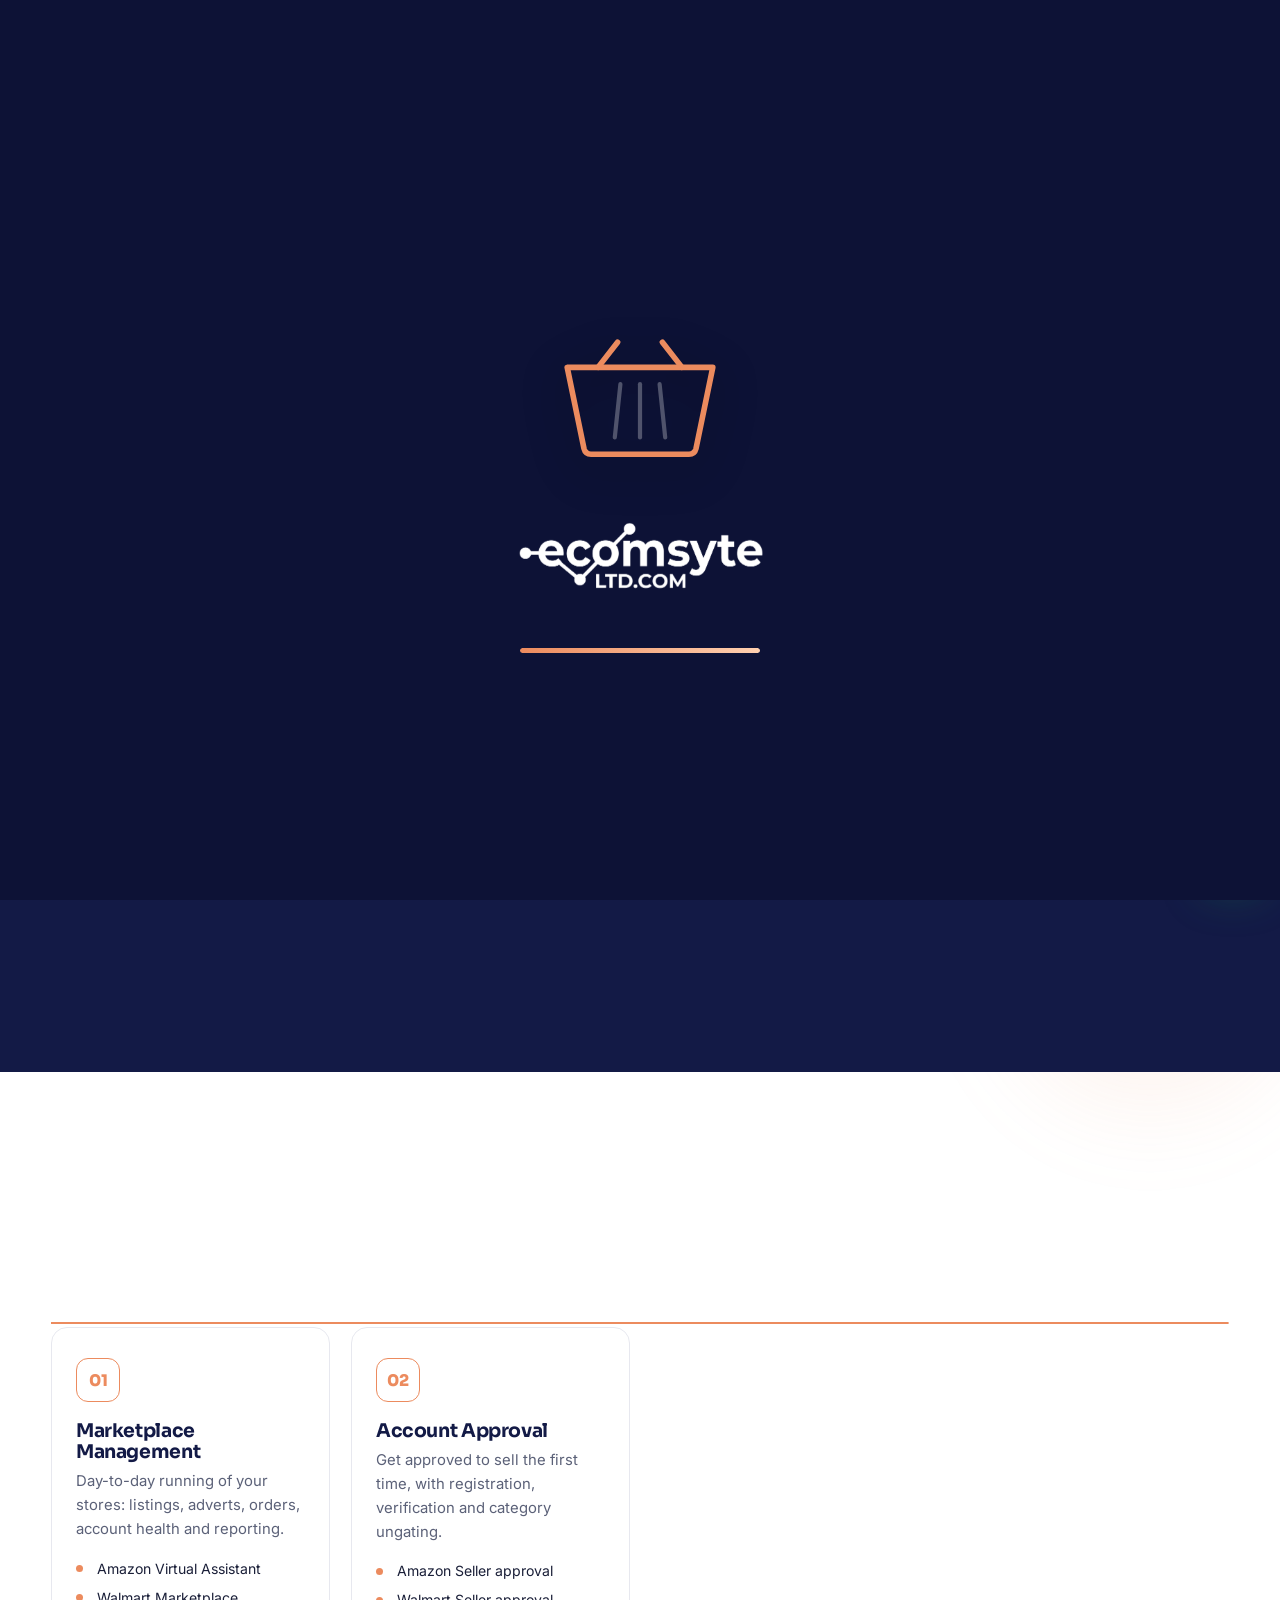
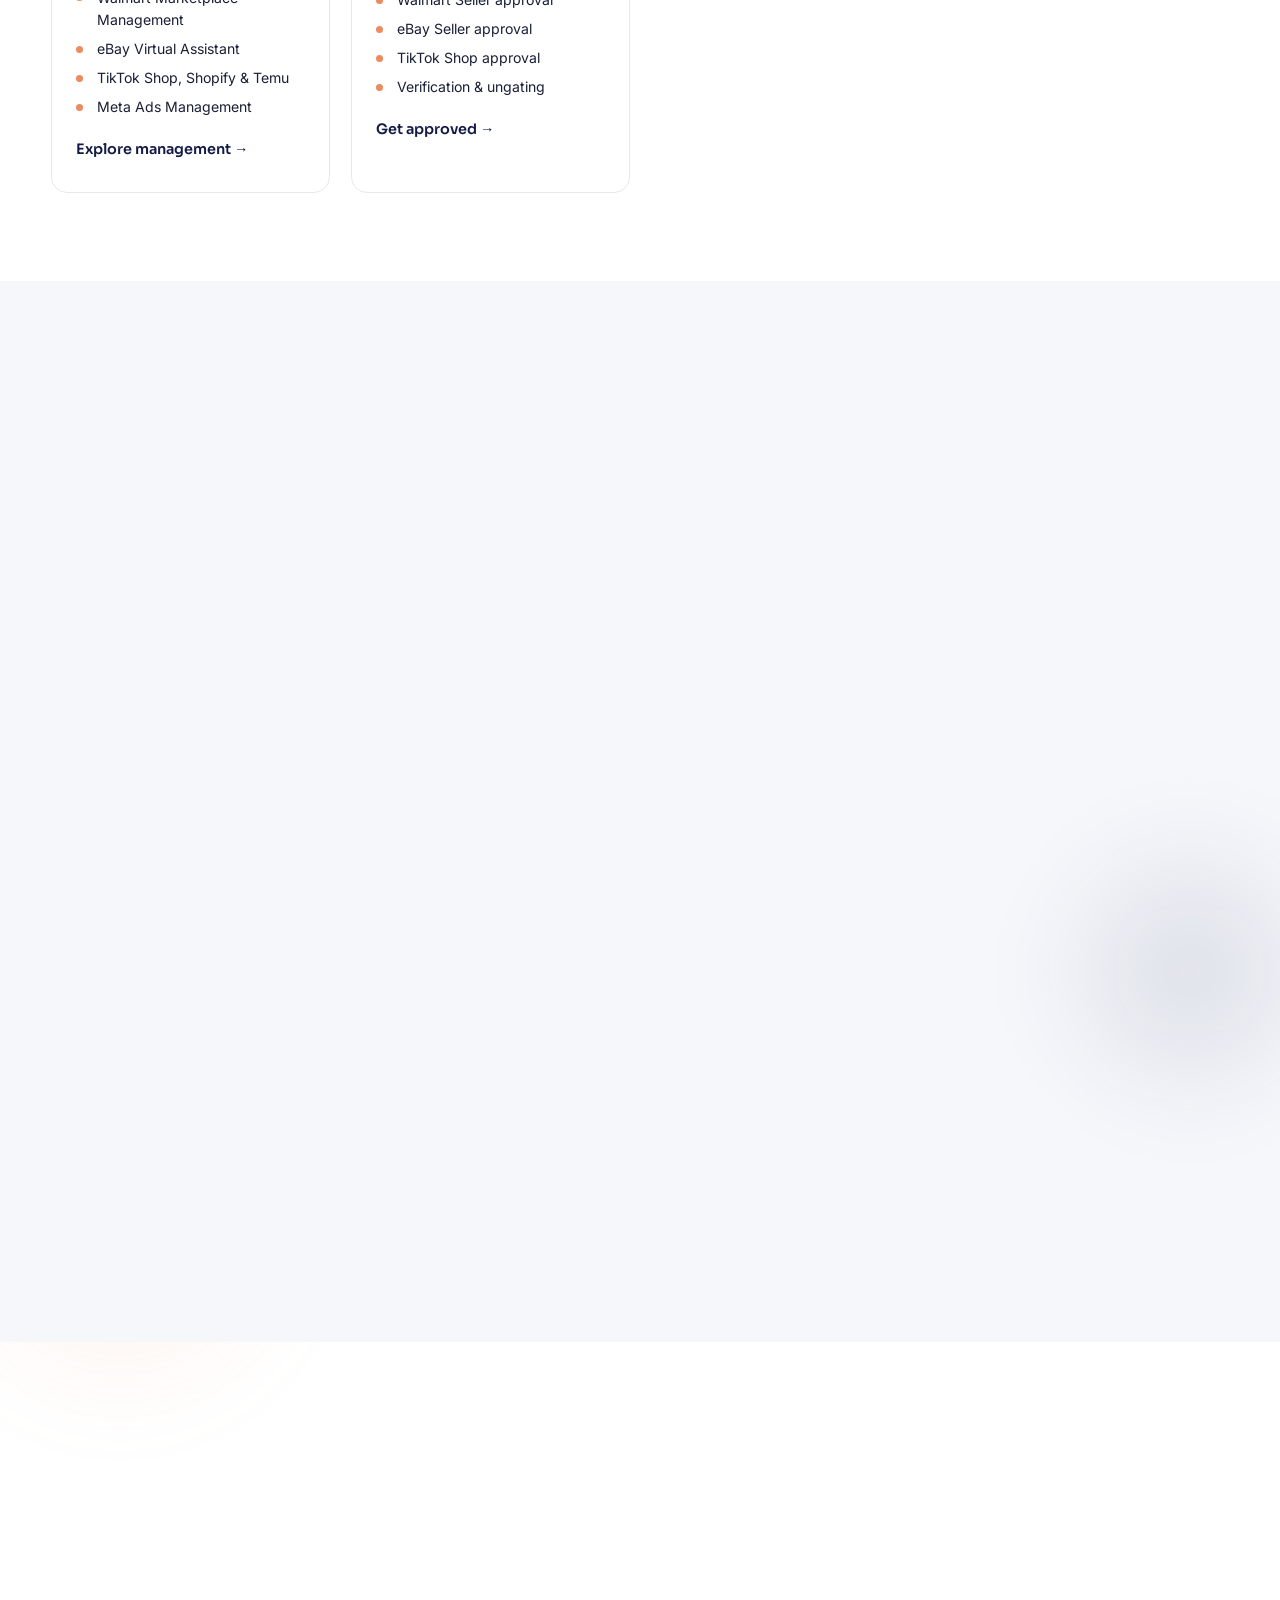
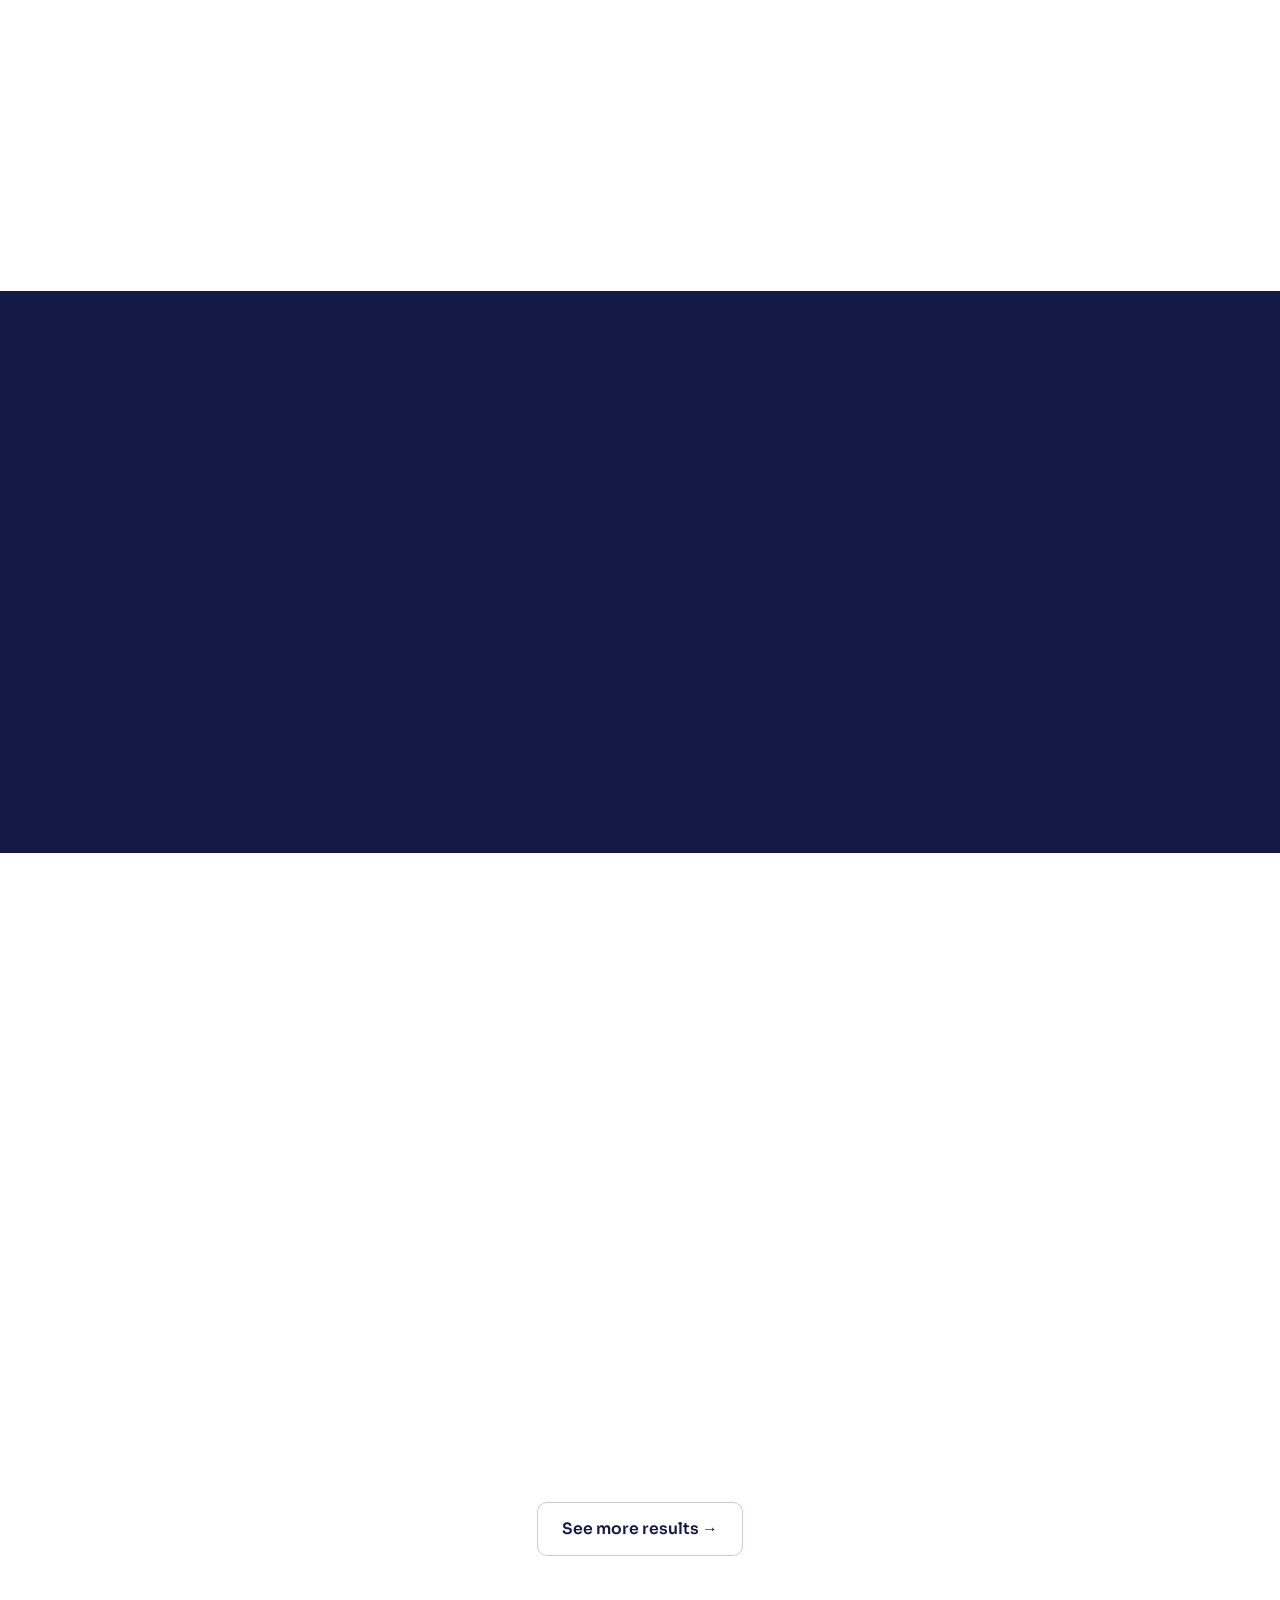
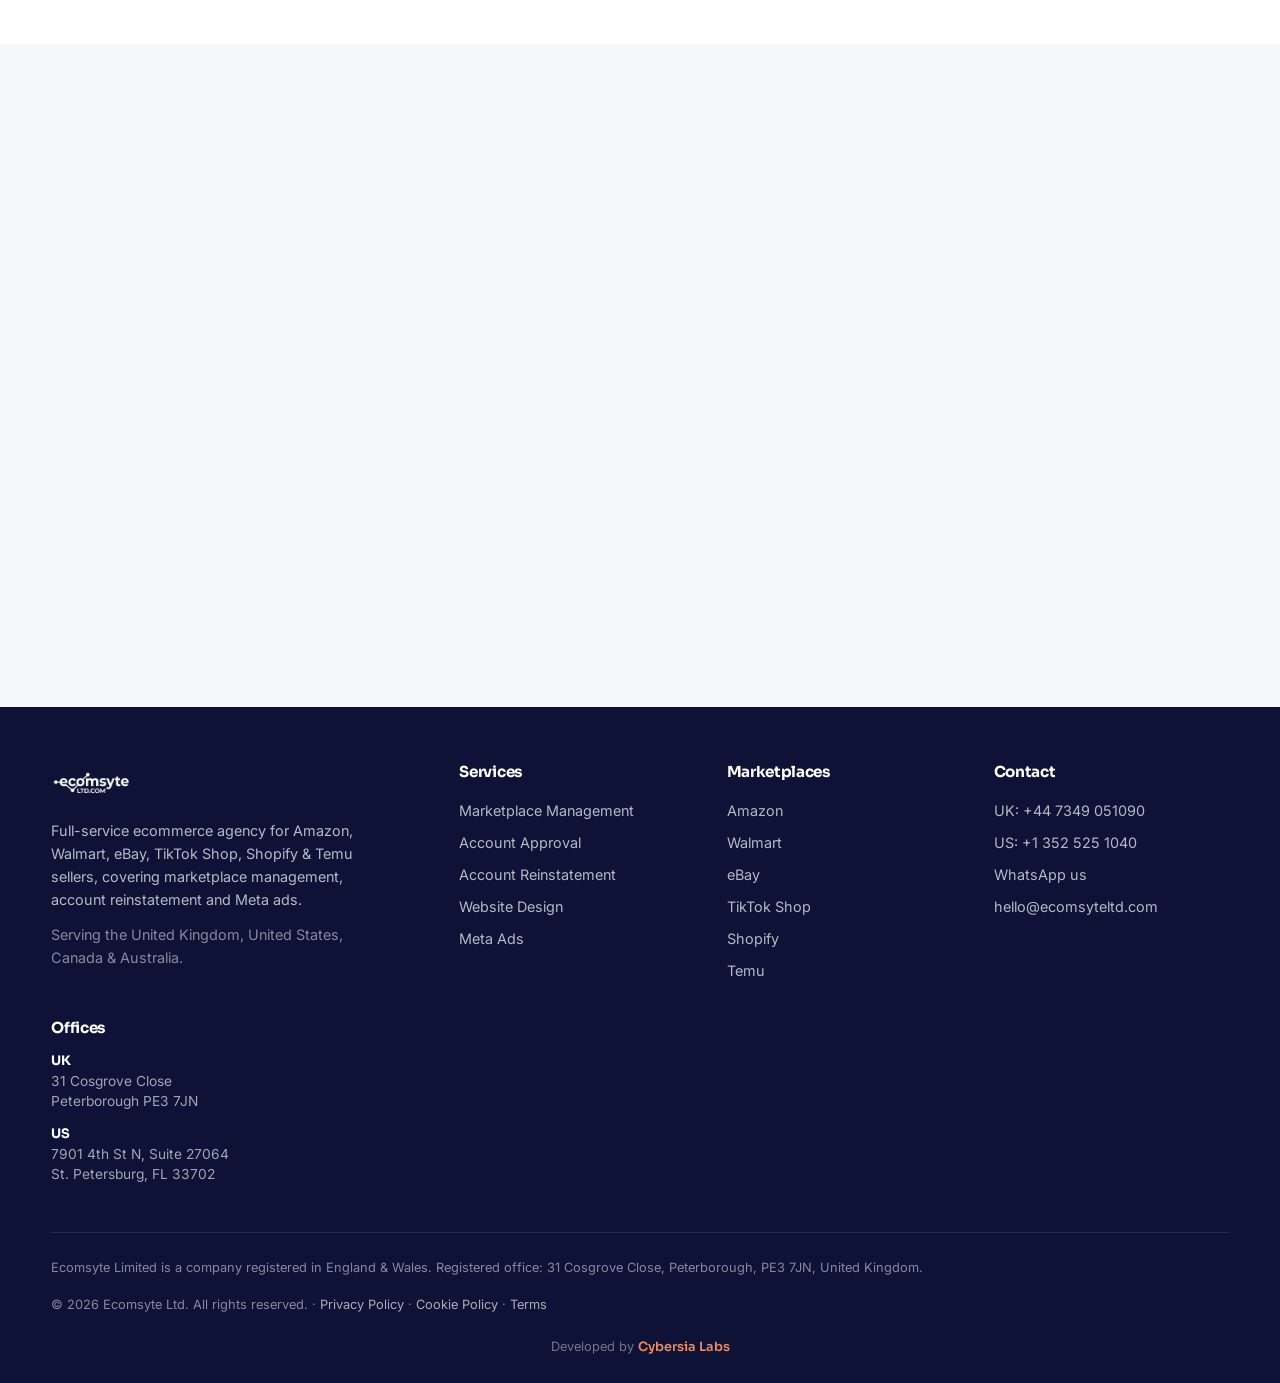
<file: index.html>
<!DOCTYPE html>
<html lang="en-GB">
<head>
<meta charset="UTF-8">
<meta name="viewport" content="width=device-width, initial-scale=1.0">
<title>Ecomsyte Ltd | Amazon, Walmart, eBay & TikTok Shop Management Agency (UK)</title>
<meta name="description" content="UK marketplace management agency. We run your Amazon, Walmart, eBay, TikTok Shop, Shopify & Temu stores, recover suspended accounts and manage Meta ads. Free account audit.">
<link rel="icon" type="image/png" href="assets/Favicon.png">
<link rel="preconnect" href="https://fonts.googleapis.com">
<link rel="preconnect" href="https://fonts.gstatic.com" crossorigin>
<link href="https://fonts.googleapis.com/css2?family=Sora:wght@400;500;600;700;800&family=Inter:wght@400;500;600&display=swap" rel="stylesheet">
<link rel="stylesheet" href="style.css">
</head>
<body>

<!-- ===================== LOADER ===================== -->
<div class="loader" id="loader" aria-hidden="true">
  <div class="loader__stage">
    <div class="loader__basket">
      <!-- big bare marketplace logos drop into the basket -->
      <span class="chip" data-i="0"><img src="assets/logos/amazon-w.svg"  alt="Amazon"></span>
      <span class="chip" data-i="1"><img src="assets/logos/walmart.svg"   alt="Walmart"></span>
      <span class="chip" data-i="2"><img src="assets/logos/ebay-w.svg"    alt="eBay"></span>
      <span class="chip" data-i="3"><img src="assets/logos/tiktok-w.svg"  alt="TikTok Shop"></span>
      <span class="chip" data-i="4"><img src="assets/logos/shopify-w.svg" alt="Shopify"></span>
      <span class="chip" data-i="5"><img src="assets/logos/temu.svg"      alt="Temu"></span>
      <span class="chip" data-i="6"><img src="assets/logos/meta-w.svg"    alt="Meta"></span>
      <svg class="basket" viewBox="0 0 120 90" aria-hidden="true">
        <path d="M8 26 L112 26 L100 84 Q99 88 95 88 L25 88 Q21 88 20 84 Z"
              fill="none" stroke="#EC8B5E" stroke-width="4" stroke-linejoin="round"/>
        <path d="M30 26 L44 8 M90 26 L76 8" fill="none" stroke="#EC8B5E" stroke-width="4" stroke-linecap="round"/>
        <line x1="46" y1="38" x2="42" y2="76" stroke="rgba(255,255,255,.28)" stroke-width="3" stroke-linecap="round"/>
        <line x1="60" y1="38" x2="60" y2="76" stroke="rgba(255,255,255,.28)" stroke-width="3" stroke-linecap="round"/>
        <line x1="74" y1="38" x2="78" y2="76" stroke="rgba(255,255,255,.28)" stroke-width="3" stroke-linecap="round"/>
      </svg>
    </div>
    <img src="assets/9-white.png" alt="Ecomsyte" class="loader__logo">
    <div class="loader__bar"><span></span></div>
  </div>
</div>

<!-- ===================== HEADER ===================== -->
<header class="site-header" id="header">
  <div class="wrap header__inner">
    <a href="index.html" class="brand" aria-label="Ecomsyte home">
      <img src="assets/9.png" alt="Ecomsyte Ltd" class="brand__logo">
    </a>

    <nav class="nav" id="nav">
      <div class="nav__drop">
        <button class="nav__dropbtn" aria-expanded="false">Services <svg viewBox="0 0 10 6" width="10"><path d="M1 1l4 4 4-4" fill="none" stroke="currentColor" stroke-width="1.6"/></svg></button>
        <div class="nav__menu">
          <a href="service-marketplace-management.html">Marketplace Management</a>
          <a href="service-account-approval.html">Account Approval</a>
          <a href="service-account-reinstatement.html">Account Reinstatement</a>
          <a href="service-website-design.html">Website Design</a>
        </div>
      </div>
      <div class="nav__drop">
        <button class="nav__dropbtn" aria-expanded="false">Marketplaces <svg viewBox="0 0 10 6" width="10"><path d="M1 1l4 4 4-4" fill="none" stroke="currentColor" stroke-width="1.6"/></svg></button>
        <div class="nav__menu">
          <a href="marketplace-amazon.html">Amazon</a>
          <a href="marketplace-walmart.html">Walmart</a>
          <a href="marketplace-ebay.html">eBay</a>
          <a href="marketplace-tiktok-shop.html">TikTok Shop</a>
          <a href="marketplace-shopify.html">Shopify</a>
          <a href="marketplace-temu.html">Temu</a>
          <a href="marketplace-meta-ads.html">Meta Ads</a>
        </div>
      </div>
      <a href="results.html">Results</a>
      <a href="contact.html">Contact</a>
      <a href="contact.html" class="nav__cta">Free Account Audit</a>
    </nav>

    <button class="burger" id="burger" aria-label="Open menu" aria-expanded="false">
      <span></span><span></span><span></span>
    </button>
  </div>
</header>

<a id="top"></a>

<!-- ===================== HERO ===================== -->
<section class="hero">
  <div class="hero__glow" aria-hidden="true"></div>
  <div class="wrap hero__grid">
    <div class="hero__copy">
      <span class="eyebrow">UK marketplace management agency</span>
      <h1>We run your marketplace stores so you can run your business.</h1>
      <p class="hero__lead">
        Ecomsyte manages Amazon, Walmart, eBay, TikTok Shop, Shopify and Temu accounts
        for sellers across the UK, US, Canada and Australia. We handle listings, adverts, orders
        and account health, all done by specialists who live inside Seller Central every day.
      </p>
      <div class="hero__actions">
        <a href="#contact" class="btn btn--primary">Get a free account audit</a>
        <a href="#process" class="btn btn--ghost">See how it works</a>
      </div>
      <div class="hero__reassure">
        <span>✓ No long contracts</span>
        <span>✓ Reply within 24 hours</span>
        <span>✓ Honest, no false promises</span>
      </div>
    </div>

    <div class="hero__visual" id="heroVisual">
      <div class="hub" id="hub">
        <!-- connector lines drawn behind the nodes -->
        <svg class="hub__lines" viewBox="0 0 440 440" aria-hidden="true">
          <defs>
            <linearGradient id="lg" x1="0" y1="0" x2="1" y2="1">
              <stop offset="0" stop-color="#EC8B5E" stop-opacity=".7"/>
              <stop offset="1" stop-color="#EC8B5E" stop-opacity="0"/>
            </linearGradient>
          </defs>
          <g stroke="url(#lg)" stroke-width="2" fill="none">
            <line x1="220" y1="220" x2="150" y2="60"/>
            <line x1="220" y1="220" x2="392" y2="120"/>
            <line x1="220" y1="220" x2="404" y2="300"/>
            <line x1="220" y1="220" x2="250" y2="404"/>
            <line x1="220" y1="220" x2="60"  y2="330"/>
            <line x1="220" y1="220" x2="36"  y2="150"/>
          </g>
          <g fill="#EC8B5E">
            <circle class="spark" cx="150" cy="60"  r="3"/>
            <circle class="spark" cx="392" cy="120" r="3"/>
            <circle class="spark" cx="404" cy="300" r="3"/>
            <circle class="spark" cx="250" cy="404" r="3"/>
            <circle class="spark" cx="60"  cy="330" r="3"/>
            <circle class="spark" cx="36"  cy="150" r="3"/>
          </g>
        </svg>

        <div class="hub__core" data-depth="0.15">
          <span class="hub__ring"></span>
          <img src="assets/9-white.png" alt="Ecomsyte">
          <small>Your stores, managed in one place</small>
        </div>

        <span class="node node--1" data-depth="0.6"><img src="assets/logos/amazon.svg"  alt="Amazon"></span>
        <span class="node node--2" data-depth="0.9"><img src="assets/logos/walmart.svg" alt="Walmart"></span>
        <span class="node node--3" data-depth="0.5"><img src="assets/logos/ebay.svg"    alt="eBay"></span>
        <span class="node node--4" data-depth="0.8"><img src="assets/logos/tiktok.svg"  alt="TikTok Shop"></span>
        <span class="node node--5" data-depth="0.7"><img src="assets/logos/shopify.svg" alt="Shopify"></span>
        <span class="node node--6" data-depth="1"  ><img src="assets/logos/temu.svg"    alt="Temu"></span>
      </div>
    </div>
  </div>
</section>

<!-- ===================== TRUST STATS ===================== -->
<section class="stats">
  <div class="wrap stats__row">
    <div class="stat"><strong data-count="480">0</strong><span>Stores managed</span></div>
    <div class="stat"><strong data-count="7">0</strong><span>Marketplaces covered</span></div>
    <div class="stat"><strong data-count="92" data-suffix="%">0</strong><span>Reinstatement success</span></div>
    <div class="stat"><strong data-count="24" data-suffix="h">0</strong><span>Response time</span></div>
  </div>
</section>

<!-- ===================== SERVICES / 4 PILLARS ===================== -->
<section class="section" id="services">
  <span class="pfx pfx--a" data-parallax="0.15" aria-hidden="true"></span>
  <div class="wrap">
    <header class="section__head">
      <span class="eyebrow">What we do</span>
      <h2>Four ways we grow your store</h2>
      <p>Every service sits under one of four areas, so you always know where to begin.</p>
    </header>

    <div class="pillars-wrap">
      <svg class="pillars-thread" viewBox="0 0 1180 40" preserveAspectRatio="none" aria-hidden="true">
        <path d="M0 20 H1180" fill="none" stroke="#EC8B5E" stroke-width="2" stroke-dasharray="1180" stroke-dashoffset="1180"/>
      </svg>
    <div class="pillars">
      <article class="pillar fly fly--left"  data-seq="0" data-tilt id="mm">
        <div class="pillar__num">01</div>
        <h3>Marketplace Management</h3>
        <p>Day-to-day running of your stores: listings, adverts, orders, account health and reporting.</p>
        <ul>
          <li>Amazon Virtual Assistant</li>
          <li>Walmart Marketplace Management</li>
          <li>eBay Virtual Assistant</li>
          <li>TikTok Shop, Shopify & Temu</li>
          <li>Meta Ads Management</li>
        </ul>
        <a href="service-marketplace-management.html" class="pillar__link">Explore management →</a>
      </article>

      <article class="pillar fly fly--right" data-seq="1" data-tilt id="approval">
        <div class="pillar__num">02</div>
        <h3>Account Approval</h3>
        <p>Get approved to sell the first time, with registration, verification and category ungating.</p>
        <ul>
          <li>Amazon Seller approval</li>
          <li>Walmart Seller approval</li>
          <li>eBay Seller approval</li>
          <li>TikTok Shop approval</li>
          <li>Verification & ungating</li>
        </ul>
        <a href="service-account-approval.html" class="pillar__link">Get approved →</a>
      </article>

      <article class="pillar fly fly--left"  data-seq="2" data-tilt id="reinstatement">
        <div class="pillar__num">03</div>
        <h3>Account Reinstatement</h3>
        <p>Suspended or restricted? We find the root cause, write the appeal and see it through.</p>
        <ul>
          <li>Amazon reinstatement</li>
          <li>Walmart reinstatement</li>
          <li>eBay MC999 & MC011 appeals</li>
          <li>TikTok Shop recovery</li>
          <li>Plan of Action writing</li>
        </ul>
        <a href="service-account-reinstatement.html" class="pillar__link">Recover my account →</a>
      </article>

      <article class="pillar fly fly--right" data-seq="3" data-tilt id="web">
        <div class="pillar__num">04</div>
        <h3>Website Design & Development</h3>
        <p>Modern, mobile-first, SEO-optimised sites for ecommerce brands and local businesses.</p>
        <ul>
          <li>Business & ecommerce sites</li>
          <li>Landing & booking pages</li>
          <li>Redesign & speed optimisation</li>
          <li>Mobile-responsive builds</li>
          <li>SEO & Google Business Profile</li>
        </ul>
        <a href="service-website-design.html" class="pillar__link">Explore web design →</a>
      </article>
    </div>
    </div>
  </div>
</section>

<!-- ===================== MARKETPLACES ===================== -->
<section class="section section--tint" id="marketplaces">
  <span class="pfx pfx--b" data-parallax="0.22" aria-hidden="true"></span>
  <span class="pfx pfx--c" data-parallax="0.12" aria-hidden="true"></span>
  <div class="wrap">
    <header class="section__head">
      <span class="eyebrow">Platforms we manage</span>
      <h2>Specialists for every major marketplace</h2>
      <p>Dedicated, trained assistants for each platform, accountable for your store's growth.</p>
    </header>

    <div class="markets">
      <article class="market" data-tilt>
        <span class="market__logo"><img src="assets/logos/amazon.svg" alt="Amazon"></span>
        <h3>Amazon</h3>
        <p>Seller Central management, listing SEO, A+ content, PPC and FBA/FBM support.</p>
      
        <a href="marketplace-amazon.html" class="market__go">Explore Amazon →</a>
      </article>
      <article class="market" data-tilt>
        <span class="market__logo"><img src="assets/logos/walmart.svg" alt="Walmart"></span>
        <h3>Walmart</h3>
        <p>Listings, order processing, WFS onboarding and listing-quality control.</p>
      
        <a href="marketplace-walmart.html" class="market__go">Explore Walmart →</a>
      </article>
      <article class="market" data-tilt>
        <span class="market__logo"><img src="assets/logos/ebay.svg" alt="eBay"></span>
        <h3>eBay</h3>
        <p>Store setup, Terapeak research, listing optimisation and suspension appeals.</p>
      
        <a href="marketplace-ebay.html" class="market__go">Explore eBay →</a>
      </article>
      <article class="market" data-tilt>
        <span class="market__logo"><img src="assets/logos/tiktok.svg" alt="TikTok Shop"></span>
        <h3>TikTok Shop</h3>
        <p>Shop setup, product uploads, affiliate programme build-out and fulfilment.</p>
      
        <a href="marketplace-tiktok-shop.html" class="market__go">Explore TikTok Shop →</a>
      </article>
      <article class="market" data-tilt>
        <span class="market__logo"><img src="assets/logos/shopify.svg" alt="Shopify"></span>
        <h3>Shopify</h3>
        <p>Store management, product uploads, theme tweaks and customer support.</p>
      
        <a href="marketplace-shopify.html" class="market__go">Explore Shopify →</a>
      </article>
      <article class="market" data-tilt>
        <span class="market__logo"><img src="assets/logos/temu.svg" alt="Temu"></span>
        <h3>Temu</h3>
        <p>Seller account setup, product listing and ongoing account management.</p>
      
        <a href="marketplace-temu.html" class="market__go">Explore Temu →</a>
      </article>
      <article class="market market--wide" data-tilt>
        <span class="market__logo"><img src="assets/logos/meta.svg" alt="Meta Ads"></span>
        <h3>Meta Ads</h3>
        <p>Facebook & Instagram advertising with full-funnel retargeting to bring buyers to your listings.</p>
      
        <a href="marketplace-meta-ads.html" class="market__go">Explore Meta Ads →</a>
      </article>
    </div>
  </div>
</section>

<!-- ===================== PROCESS ===================== -->
<section class="section" id="process">
  <span class="pfx pfx--d" data-parallax="0.18" aria-hidden="true"></span>
  <div class="wrap">
    <header class="section__head">
      <span class="eyebrow">How it works</span>
      <h2>From first call to steady growth</h2>
      <p>A simple, four-step start. No jargon, no lock-in.</p>
    </header>

    <ol class="steps">
      <li class="step" data-tilt>
        <span class="step__n">1</span>
        <h3>Free audit</h3>
        <p>We review your account and send a plain-English report within 24 hours.</p>
      </li>
      <li class="step" data-tilt>
        <span class="step__n">2</span>
        <h3>Agree the plan</h3>
        <p>You pick what you want handled. We set clear goals and a monthly scope.</p>
      </li>
      <li class="step" data-tilt>
        <span class="step__n">3</span>
        <h3>We take over</h3>
        <p>Your dedicated specialist starts running the day-to-day work.</p>
      </li>
      <li class="step" data-tilt>
        <span class="step__n">4</span>
        <h3>Report & grow</h3>
        <p>Clear monthly reporting, honest numbers and steady improvement.</p>
      </li>
    </ol>
  </div>
</section>

<!-- ===================== WHY US ===================== -->
<section class="section section--dark" id="why">
  <span class="pfx pfx--e" data-parallax="0.2" aria-hidden="true"></span>
  <div class="wrap why__grid">
    <div class="why__copy">
      <span class="eyebrow eyebrow--light">Why Ecomsyte</span>
      <h2>A marketplace-native team, not general freelancers</h2>
      <p>We work inside Seller Central, Seller Center and Shop Manager every day, so the
         people running your account already know the rules, the pitfalls and what actually moves the numbers.</p>
    </div>
    <ul class="why__list">
      <li><strong>Specialists, not generalists.</strong> Every account has a named expert who owns it.</li>
      <li><strong>Honest reporting.</strong> Real figures, free audits and no false reinstatement guarantees.</li>
      <li><strong>Everything under one roof.</strong> Operations, advertising and account protection together.</li>
      <li><strong>Global reach.</strong> Sellers across the UK, US, Canada and Australia.</li>
    </ul>
  </div>
</section>

<!-- ===================== RESULTS STRIP ===================== -->
<section class="section" id="results">
  <span class="pfx pfx--a" data-parallax="0.15" aria-hidden="true"></span>
  <div class="wrap">
    <header class="section__head">
      <span class="eyebrow">Real results</span>
      <h2>Growth our clients can see</h2>
      <p>A snapshot of seller dashboards we manage. Figures shown with client permission; private details are hidden.</p>
    </header>

    <div class="results-grid">
      <figure class="result-card" data-tilt>
        <div class="result-shot">
          <img src="assets/results/amazon-dash.svg" alt="Amazon sales dashboard (sample placeholder)">
          <span class="result-badge">Amazon</span>
        </div>
        <figcaption>
          <strong>+142% sales in 6 months</strong>
          <span>Home &amp; kitchen brand, Amazon UK</span>
        </figcaption>
      </figure>

      <figure class="result-card" data-tilt>
        <div class="result-shot">
          <img src="assets/results/walmart-dash.svg" alt="Walmart Seller Center report (sample placeholder)">
          <span class="result-badge">Walmart</span>
        </div>
        <figcaption>
          <strong>£38k → £96k monthly</strong>
          <span>Pet supplies seller, Walmart US</span>
        </figcaption>
      </figure>

      <figure class="result-card" data-tilt>
        <div class="result-shot">
          <img src="assets/results/ebay-dash.svg" alt="eBay account reinstated (sample placeholder)">
          <span class="result-badge">eBay</span>
        </div>
        <figcaption>
          <strong>Suspended account recovered</strong>
          <span>Electronics store, reinstated in 9 days</span>
        </figcaption>
      </figure>
    </div>

    <div class="results-cta">
      <a href="results.html" class="btn btn--ghost">See more results →</a>
    </div>
  </div>
</section>

<!-- ===================== CTA / CONTACT ===================== -->
<section class="section section--tint" id="contact">
  <div class="wrap contact__grid">
    <div class="contact__copy">
      <span class="eyebrow">Free audit</span>
      <h2>Get your free ecommerce account audit</h2>
      <p>A senior specialist reviews your Amazon, Walmart, eBay, TikTok Shop, Shopify or Temu
         account and sends a growth & recovery plan within 24 hours, at no cost and with no obligation.</p>
      <ul class="contact__ticks">
        <li>Listing SEO & conversion review</li>
        <li>Advert spend efficiency check</li>
        <li>Account-health & suspension-risk report</li>
        <li>Custom 30/60/90-day roadmap</li>
      </ul>
      <div class="contact__direct">
        <a href="tel:+447349051090">+44 7349 051090</a>
        <a href="mailto:hello@ecomsyteltd.com">hello@ecomsyteltd.com</a>
      </div>
    </div>

    <form class="contact__form" id="auditForm" novalidate>
      <div class="field">
        <label for="name">Full name *</label>
        <input id="name" name="name" type="text" required autocomplete="name">
      </div>
      <div class="field">
        <label for="email">Email *</label>
        <input id="email" name="email" type="email" required autocomplete="email">
      </div>
      <div class="field">
        <label for="phone">Phone / WhatsApp</label>
        <input id="phone" name="phone" type="tel" autocomplete="tel">
      </div>
      <div class="field">
        <label for="market">Marketplace</label>
        <select id="market" name="market">
          <option>Amazon</option><option>Walmart</option><option>eBay</option>
          <option>TikTok Shop</option><option>Shopify</option><option>Temu</option>
          <option>Meta Ads</option><option>Other</option>
        </select>
      </div>
      <div class="field field--full">
        <label for="msg">Tell us about your business *</label>
        <textarea id="msg" name="msg" rows="4" required></textarea>
      </div>
      <button type="submit" class="btn btn--primary btn--block">Send my free audit request</button>
      <p class="form__note" id="formNote">This is a demo form. Submissions are not yet sent anywhere.</p>
    </form>
  </div>
</section>

<!-- ===================== FOOTER ===================== -->
<footer class="site-footer">
  <div class="wrap footer__grid">
    <div class="footer__brand">
      <img src="assets/9-white.png" alt="Ecomsyte Ltd">
      <p>Full-service ecommerce agency for Amazon, Walmart, eBay, TikTok Shop, Shopify & Temu
         sellers, covering marketplace management, account reinstatement and Meta ads.</p>
      <p class="footer__serving">Serving the United Kingdom, United States, Canada & Australia.</p>
    </div>

    <div class="footer__col">
      <h4>Services</h4>
      <a href="service-marketplace-management.html">Marketplace Management</a>
      <a href="service-account-approval.html">Account Approval</a>
      <a href="service-account-reinstatement.html">Account Reinstatement</a>
      <a href="service-website-design.html">Website Design</a>
      <a href="marketplace-meta-ads.html">Meta Ads</a>
    </div>

    <div class="footer__col">
      <h4>Marketplaces</h4>
      <a href="marketplace-amazon.html">Amazon</a>
      <a href="marketplace-walmart.html">Walmart</a>
      <a href="marketplace-ebay.html">eBay</a>
      <a href="marketplace-tiktok-shop.html">TikTok Shop</a>
      <a href="marketplace-shopify.html">Shopify</a>
      <a href="marketplace-temu.html">Temu</a>
    </div>

    <div class="footer__col">
      <h4>Contact</h4>
      <a href="tel:+447349051090">UK: +44 7349 051090</a>
      <a href="tel:+13525251040">US: +1 352 525 1040</a>
      <a href="https://wa.me/447349051090">WhatsApp us</a>
      <a href="mailto:hello@ecomsyteltd.com">hello@ecomsyteltd.com</a>
    </div>

    <div class="footer__col">
      <h4>Offices</h4>
      <p class="footer__addr"><strong>UK</strong><br>31 Cosgrove Close<br>Peterborough PE3 7JN</p>
      <p class="footer__addr"><strong>US</strong><br>7901 4th St N, Suite 27064<br>St. Petersburg, FL 33702</p>
    </div>
  </div>

  <div class="wrap footer__legal">
    <p>Ecomsyte Limited is a company registered in England &amp; Wales. Registered office: 31 Cosgrove Close, Peterborough, PE3 7JN, United Kingdom.</p>
    <p class="footer__copy">© 2026 Ecomsyte Ltd. All rights reserved. ·
       <a href="#">Privacy Policy</a> · <a href="#">Cookie Policy</a> · <a href="#">Terms</a></p>
    <p class="footer__credit">Developed by
       <a href="https://cybersialabs.com" target="_blank" rel="noopener">Cybersia Labs</a></p>
  </div>
</footer>

<!-- ===================== NEWSLETTER POPUP ===================== -->
<div class="nl-overlay" id="nlOverlay" aria-hidden="true">
  <div class="nl-modal" role="dialog" aria-modal="true" aria-labelledby="nlTitle">
    <button class="nl-close" id="nlClose" aria-label="Close">&times;</button>
    <div class="nl-modal__glow" aria-hidden="true"></div>
    <div class="nl-modal__in">
      <span class="eyebrow">Ecomsyte insider</span>
      <h3 id="nlTitle">Marketplace tips that actually work</h3>
      <p>Join our newsletter for practical Amazon, Walmart, eBay and TikTok Shop tips, plus a monthly heads-up on policy changes that can get sellers suspended.</p>
      <form class="nl-form" id="nlForm" novalidate>
        <input type="email" id="nlEmail" name="email" placeholder="Your email address" required autocomplete="email">
        <button type="submit" class="btn btn--primary">Subscribe</button>
      </form>
      <p class="nl-note" id="nlNote">No spam. Unsubscribe anytime. This is a demo, so nothing is stored yet.</p>
    </div>
  </div>
</div>

<!-- floating action buttons -->
<a href="https://wa.me/447349051090" class="fab fab--wa" target="_blank" rel="noopener" aria-label="Chat on WhatsApp"><img src="assets/whatsapp.png" alt="WhatsApp"></a>
<button class="fab fab--top" id="toTop" aria-label="Back to top">
  <svg viewBox="0 0 24 24" width="22" height="22" fill="none" stroke="currentColor" stroke-width="2.2" stroke-linecap="round" stroke-linejoin="round"><path d="M12 19V5M6 11l6-6 6 6"/></svg>
</button>

<script src="script.js"></script>
</body>
</html>
</file>
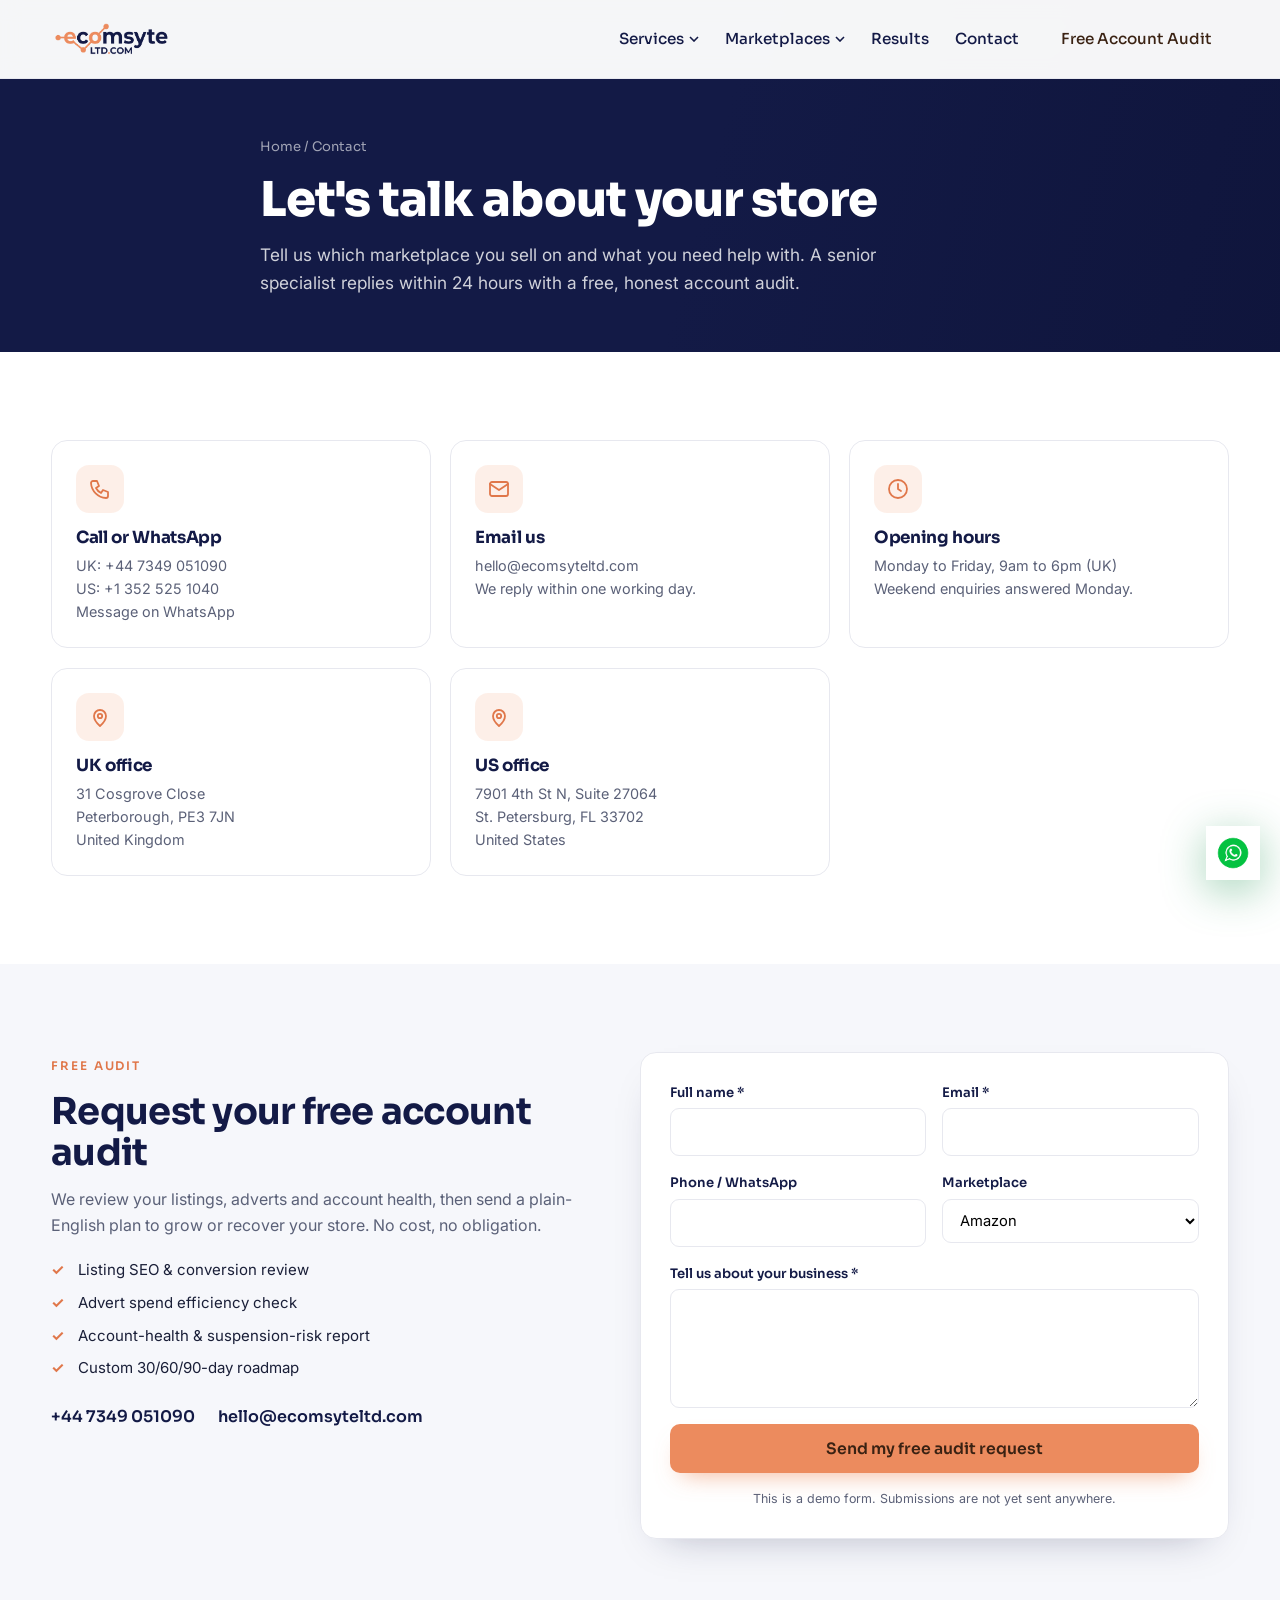
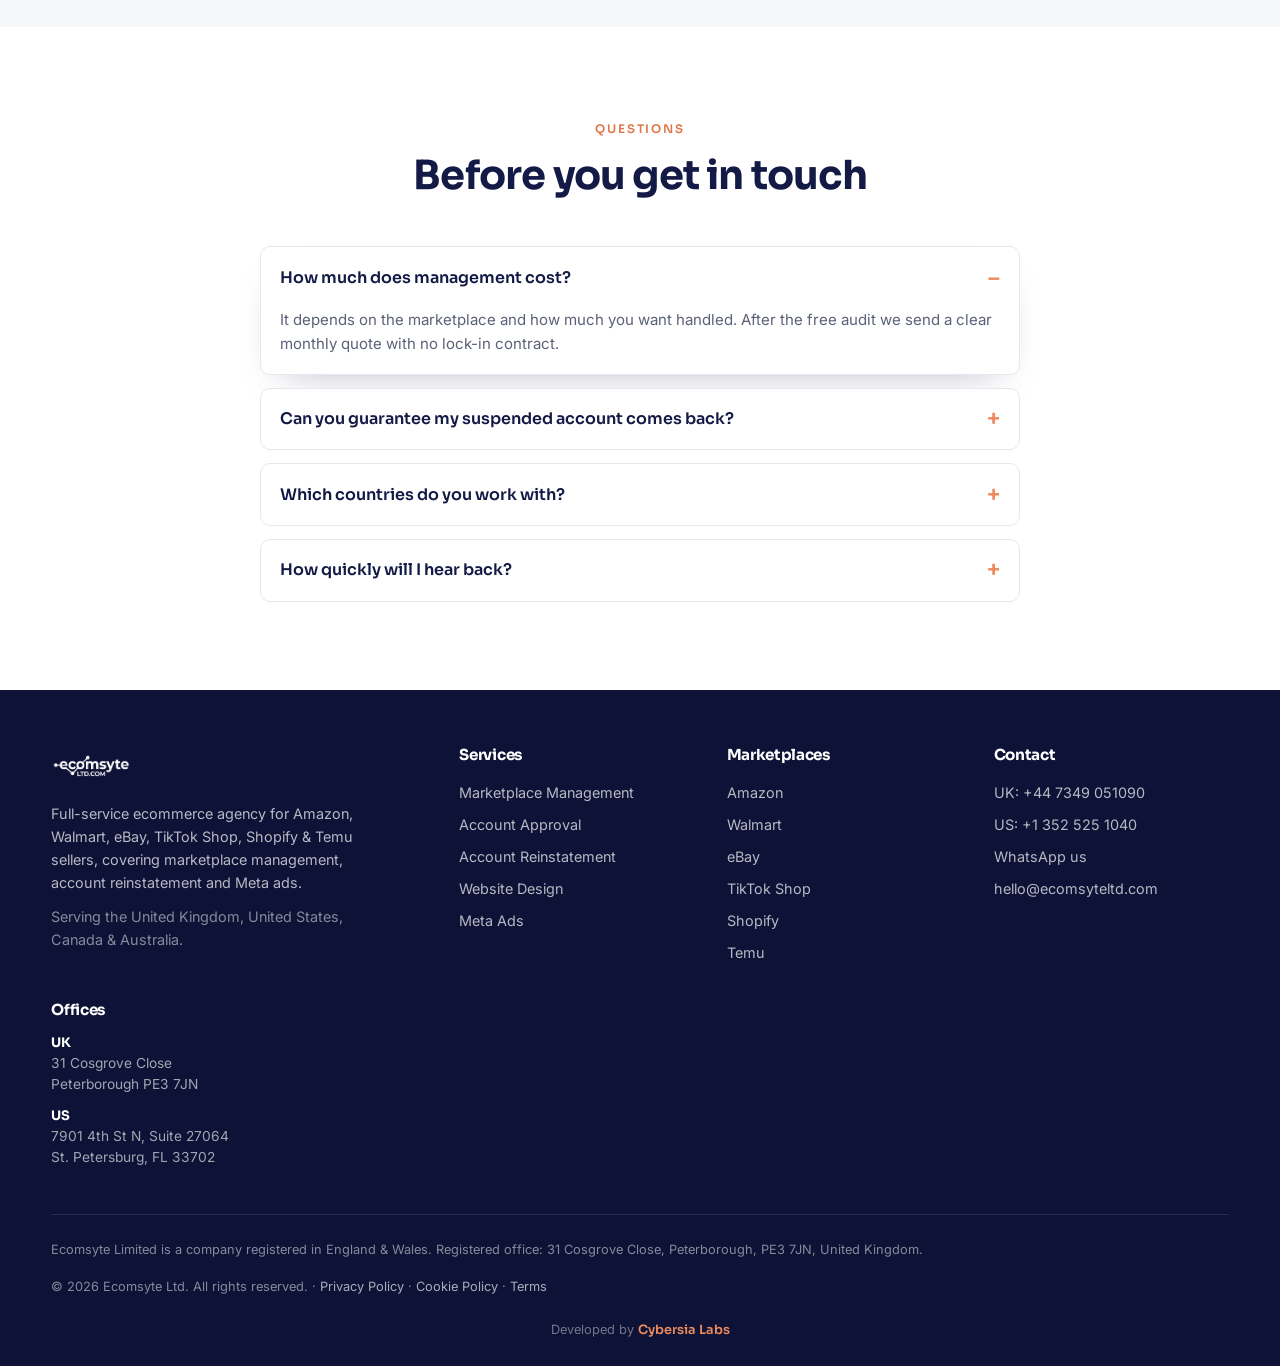
<file: contact.html>
<!DOCTYPE html>
<html lang="en-GB">
<head>
<meta charset="UTF-8">
<meta name="viewport" content="width=device-width, initial-scale=1.0">
<title>Contact Ecomsyte Ltd | Free Marketplace Account Audit (UK)</title>
<meta name="description" content="Talk to Ecomsyte about managing or recovering your Amazon, Walmart, eBay, TikTok Shop, Shopify or Temu account. Free audit, reply within 24 hours.">
<link rel="icon" type="image/png" href="assets/Favicon.png">
<link rel="preconnect" href="https://fonts.googleapis.com">
<link rel="preconnect" href="https://fonts.gstatic.com" crossorigin>
<link href="https://fonts.googleapis.com/css2?family=Sora:wght@400;500;600;700;800&family=Inter:wght@400;500;600&display=swap" rel="stylesheet">
<link rel="stylesheet" href="style.css">
</head>
<body class="inner">

<!-- ===================== HEADER ===================== -->
<header class="site-header" id="header">
  <div class="wrap header__inner">
    <a href="index.html" class="brand" aria-label="Ecomsyte home">
      <img src="assets/9.png" alt="Ecomsyte Ltd" class="brand__logo">
    </a>

    <nav class="nav" id="nav">
      <div class="nav__drop">
        <button class="nav__dropbtn" aria-expanded="false">Services <svg viewBox="0 0 10 6" width="10"><path d="M1 1l4 4 4-4" fill="none" stroke="currentColor" stroke-width="1.6"/></svg></button>
        <div class="nav__menu">
          <a href="service-marketplace-management.html">Marketplace Management</a>
          <a href="service-account-approval.html">Account Approval</a>
          <a href="service-account-reinstatement.html">Account Reinstatement</a>
          <a href="service-website-design.html">Website Design</a>
        </div>
      </div>
      <div class="nav__drop">
        <button class="nav__dropbtn" aria-expanded="false">Marketplaces <svg viewBox="0 0 10 6" width="10"><path d="M1 1l4 4 4-4" fill="none" stroke="currentColor" stroke-width="1.6"/></svg></button>
        <div class="nav__menu">
          <a href="marketplace-amazon.html">Amazon</a>
          <a href="marketplace-walmart.html">Walmart</a>
          <a href="marketplace-ebay.html">eBay</a>
          <a href="marketplace-tiktok-shop.html">TikTok Shop</a>
          <a href="marketplace-shopify.html">Shopify</a>
          <a href="marketplace-temu.html">Temu</a>
          <a href="marketplace-meta-ads.html">Meta Ads</a>
        </div>
      </div>
      <a href="results.html">Results</a>
      <a href="contact.html">Contact</a>
      <a href="contact.html" class="nav__cta">Free Account Audit</a>
    </nav>

    <button class="burger" id="burger" aria-label="Open menu" aria-expanded="false">
      <span></span><span></span><span></span>
    </button>
  </div>
</header>

<a id="top"></a>

<!-- PAGE HERO -->
<section class="page-hero" style="--hero-img:url('https://images.pexels.com/photos/7688336/pexels-photo-7688336.jpeg?auto=compress&cs=tinysrgb&w=1600')">
  <span class="pfx pfx--e" data-parallax="0.2" aria-hidden="true"></span>
  <div class="wrap page-hero__inner">
    <nav class="breadcrumb"><a href="index.html">Home</a> / Contact</nav>
    <h1>Let's talk about your store</h1>
    <p>Tell us which marketplace you sell on and what you need help with. A senior specialist replies within 24 hours with a free, honest account audit.</p>
  </div>
</section>

<!-- CONTACT METHODS -->
<section class="section">
  <div class="wrap">
    <div class="deliver">
      <div class="deliver__item">
        <div class="deliver__ic"><svg viewBox="0 0 24 24" fill="none" stroke="currentColor" stroke-width="1.8" stroke-linecap="round" stroke-linejoin="round"><path d="M5 4h4l2 5-3 2a11 11 0 0 0 5 5l2-3 5 2v4a2 2 0 0 1-2 2A16 16 0 0 1 3 6a2 2 0 0 1 2-2z"/></svg></div>
        <h3>Call or WhatsApp</h3>
        <p><a href="tel:+447349051090">UK: +44 7349 051090</a><br><a href="tel:+13525251040">US: +1 352 525 1040</a><br><a href="https://wa.me/447349051090">Message on WhatsApp</a></p>
      </div>
      <div class="deliver__item">
        <div class="deliver__ic"><svg viewBox="0 0 24 24" fill="none" stroke="currentColor" stroke-width="1.8" stroke-linecap="round" stroke-linejoin="round"><rect x="3" y="5" width="18" height="14" rx="2"/><path d="M3 7l9 6 9-6"/></svg></div>
        <h3>Email us</h3>
        <p><a href="mailto:hello@ecomsyteltd.com">hello@ecomsyteltd.com</a><br>We reply within one working day.</p>
      </div>
      <div class="deliver__item">
        <div class="deliver__ic"><svg viewBox="0 0 24 24" fill="none" stroke="currentColor" stroke-width="1.8" stroke-linecap="round" stroke-linejoin="round"><circle cx="12" cy="12" r="9"/><path d="M12 7v5l3 2"/></svg></div>
        <h3>Opening hours</h3>
        <p>Monday to Friday, 9am to 6pm (UK)<br>Weekend enquiries answered Monday.</p>
      </div>
      <div class="deliver__item">
        <div class="deliver__ic"><svg viewBox="0 0 24 24" fill="none" stroke="currentColor" stroke-width="1.8" stroke-linecap="round" stroke-linejoin="round"><path d="M12 21s-6-5.2-6-10a6 6 0 0 1 12 0c0 4.8-6 10-6 10z"/><circle cx="12" cy="11" r="2.2"/></svg></div>
        <h3>UK office</h3>
        <p>31 Cosgrove Close<br>Peterborough, PE3 7JN<br>United Kingdom</p>
      </div>
      <div class="deliver__item">
        <div class="deliver__ic"><svg viewBox="0 0 24 24" fill="none" stroke="currentColor" stroke-width="1.8" stroke-linecap="round" stroke-linejoin="round"><path d="M12 21s-6-5.2-6-10a6 6 0 0 1 12 0c0 4.8-6 10-6 10z"/><circle cx="12" cy="11" r="2.2"/></svg></div>
        <h3>US office</h3>
        <p>7901 4th St N, Suite 27064<br>St. Petersburg, FL 33702<br>United States</p>
      </div>
    </div>
  </div>
</section>

<!-- FORM -->
<section class="section section--tint" id="contact">
  <div class="wrap contact__grid">
    <div class="contact__copy">
      <span class="eyebrow">Free audit</span>
      <h2>Request your free account audit</h2>
      <p>We review your listings, adverts and account health, then send a plain-English plan to grow or recover your store. No cost, no obligation.</p>
      <ul class="contact__ticks">
        <li>Listing SEO &amp; conversion review</li>
        <li>Advert spend efficiency check</li>
        <li>Account-health &amp; suspension-risk report</li>
        <li>Custom 30/60/90-day roadmap</li>
      </ul>
      <div class="contact__direct">
        <a href="tel:+447349051090">+44 7349 051090</a>
        <a href="mailto:hello@ecomsyteltd.com">hello@ecomsyteltd.com</a>
      </div>
    </div>

    <form class="contact__form" id="auditForm" novalidate>
      <div class="field"><label for="name">Full name *</label><input id="name" name="name" type="text" required autocomplete="name"></div>
      <div class="field"><label for="email">Email *</label><input id="email" name="email" type="email" required autocomplete="email"></div>
      <div class="field"><label for="phone">Phone / WhatsApp</label><input id="phone" name="phone" type="tel" autocomplete="tel"></div>
      <div class="field"><label for="market">Marketplace</label>
        <select id="market" name="market">
          <option>Amazon</option><option>Walmart</option><option>eBay</option>
          <option>TikTok Shop</option><option>Shopify</option><option>Temu</option>
          <option>Meta Ads</option><option>Other</option>
        </select>
      </div>
      <div class="field field--full"><label for="msg">Tell us about your business *</label><textarea id="msg" name="msg" rows="4" required></textarea></div>
      <button type="submit" class="btn btn--primary btn--block">Send my free audit request</button>
      <p class="form__note" id="formNote">This is a demo form. Submissions are not yet sent anywhere.</p>
    </form>
  </div>
</section>

<!-- FAQ -->
<section class="section">
  <div class="wrap" style="max-width:760px">
    <header class="section__head"><span class="eyebrow">Questions</span><h2>Before you get in touch</h2></header>
    <div class="faq">
      <details class="faq__item" open><summary>How much does management cost?</summary><p>It depends on the marketplace and how much you want handled. After the free audit we send a clear monthly quote with no lock-in contract.</p></details>
      <details class="faq__item"><summary>Can you guarantee my suspended account comes back?</summary><p>No honest agency can guarantee reinstatement. We assess your case first and tell you plainly what the chances are before you pay anything.</p></details>
      <details class="faq__item"><summary>Which countries do you work with?</summary><p>We support sellers across the UK, US, Canada and Australia, on Amazon, Walmart, eBay, TikTok Shop, Shopify and Temu.</p></details>
      <details class="faq__item"><summary>How quickly will I hear back?</summary><p>Within 24 hours on working days. Weekend enquiries are answered on Monday.</p></details>
    </div>
  </div>
</section>

<!-- ===================== FOOTER ===================== -->
<footer class="site-footer">
  <div class="wrap footer__grid">
    <div class="footer__brand">
      <img src="assets/9-white.png" alt="Ecomsyte Ltd">
      <p>Full-service ecommerce agency for Amazon, Walmart, eBay, TikTok Shop, Shopify & Temu
         sellers, covering marketplace management, account reinstatement and Meta ads.</p>
      <p class="footer__serving">Serving the United Kingdom, United States, Canada & Australia.</p>
    </div>

    <div class="footer__col">
      <h4>Services</h4>
      <a href="service-marketplace-management.html">Marketplace Management</a>
      <a href="service-account-approval.html">Account Approval</a>
      <a href="service-account-reinstatement.html">Account Reinstatement</a>
      <a href="service-website-design.html">Website Design</a>
      <a href="marketplace-meta-ads.html">Meta Ads</a>
    </div>

    <div class="footer__col">
      <h4>Marketplaces</h4>
      <a href="marketplace-amazon.html">Amazon</a>
      <a href="marketplace-walmart.html">Walmart</a>
      <a href="marketplace-ebay.html">eBay</a>
      <a href="marketplace-tiktok-shop.html">TikTok Shop</a>
      <a href="marketplace-shopify.html">Shopify</a>
      <a href="marketplace-temu.html">Temu</a>
    </div>

    <div class="footer__col">
      <h4>Contact</h4>
      <a href="tel:+447349051090">UK: +44 7349 051090</a>
      <a href="tel:+13525251040">US: +1 352 525 1040</a>
      <a href="https://wa.me/447349051090">WhatsApp us</a>
      <a href="mailto:hello@ecomsyteltd.com">hello@ecomsyteltd.com</a>
    </div>

    <div class="footer__col">
      <h4>Offices</h4>
      <p class="footer__addr"><strong>UK</strong><br>31 Cosgrove Close<br>Peterborough PE3 7JN</p>
      <p class="footer__addr"><strong>US</strong><br>7901 4th St N, Suite 27064<br>St. Petersburg, FL 33702</p>
    </div>
  </div>

  <div class="wrap footer__legal">
    <p>Ecomsyte Limited is a company registered in England &amp; Wales. Registered office: 31 Cosgrove Close, Peterborough, PE3 7JN, United Kingdom.</p>
    <p class="footer__copy">© 2026 Ecomsyte Ltd. All rights reserved. ·
       <a href="#">Privacy Policy</a> · <a href="#">Cookie Policy</a> · <a href="#">Terms</a></p>
    <p class="footer__credit">Developed by
       <a href="https://cybersialabs.com" target="_blank" rel="noopener">Cybersia Labs</a></p>
  </div>
</footer>

<!-- floating action buttons -->
<a href="https://wa.me/447349051090" class="fab fab--wa" target="_blank" rel="noopener" aria-label="Chat on WhatsApp"><img src="assets/whatsapp.png" alt="WhatsApp"></a>
<button class="fab fab--top" id="toTop" aria-label="Back to top">
  <svg viewBox="0 0 24 24" width="22" height="22" fill="none" stroke="currentColor" stroke-width="2.2" stroke-linecap="round" stroke-linejoin="round"><path d="M12 19V5M6 11l6-6 6 6"/></svg>
</button>

<script src="script.js"></script>
</body>
</html>
</file>
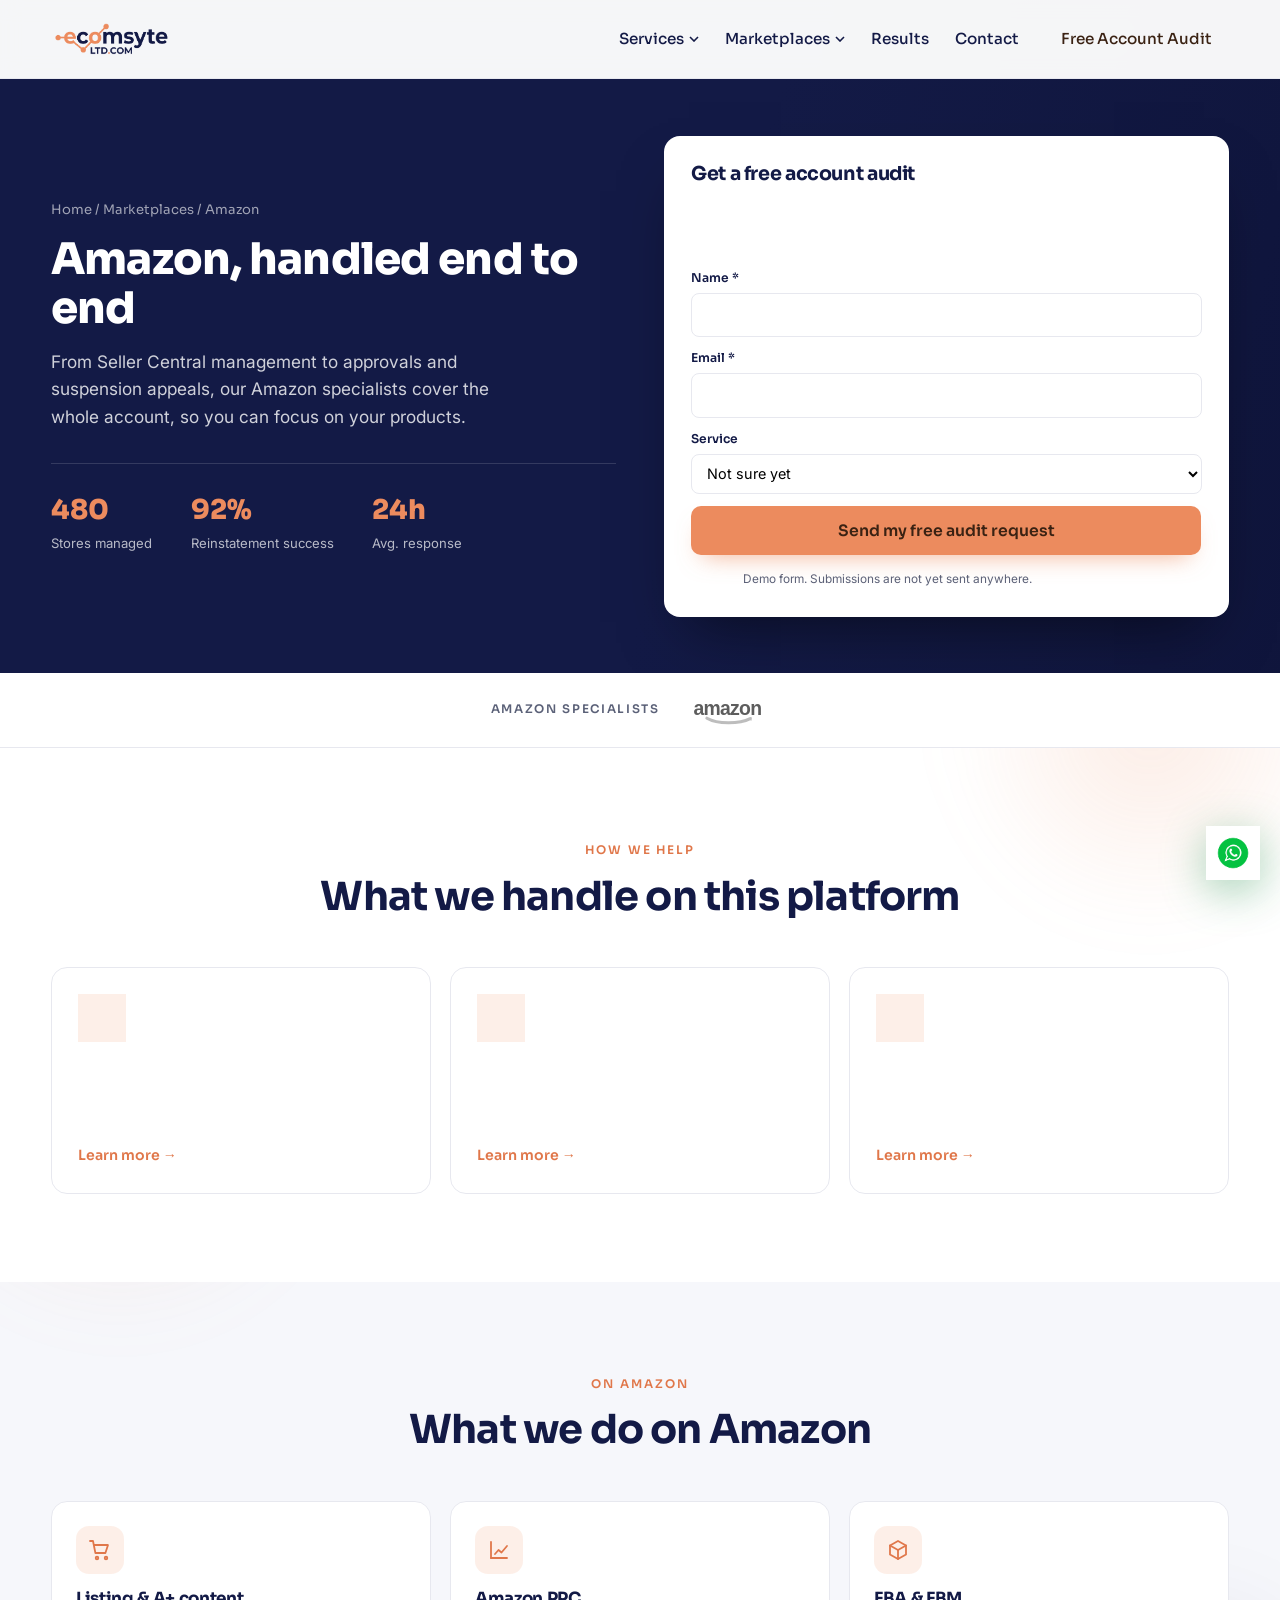
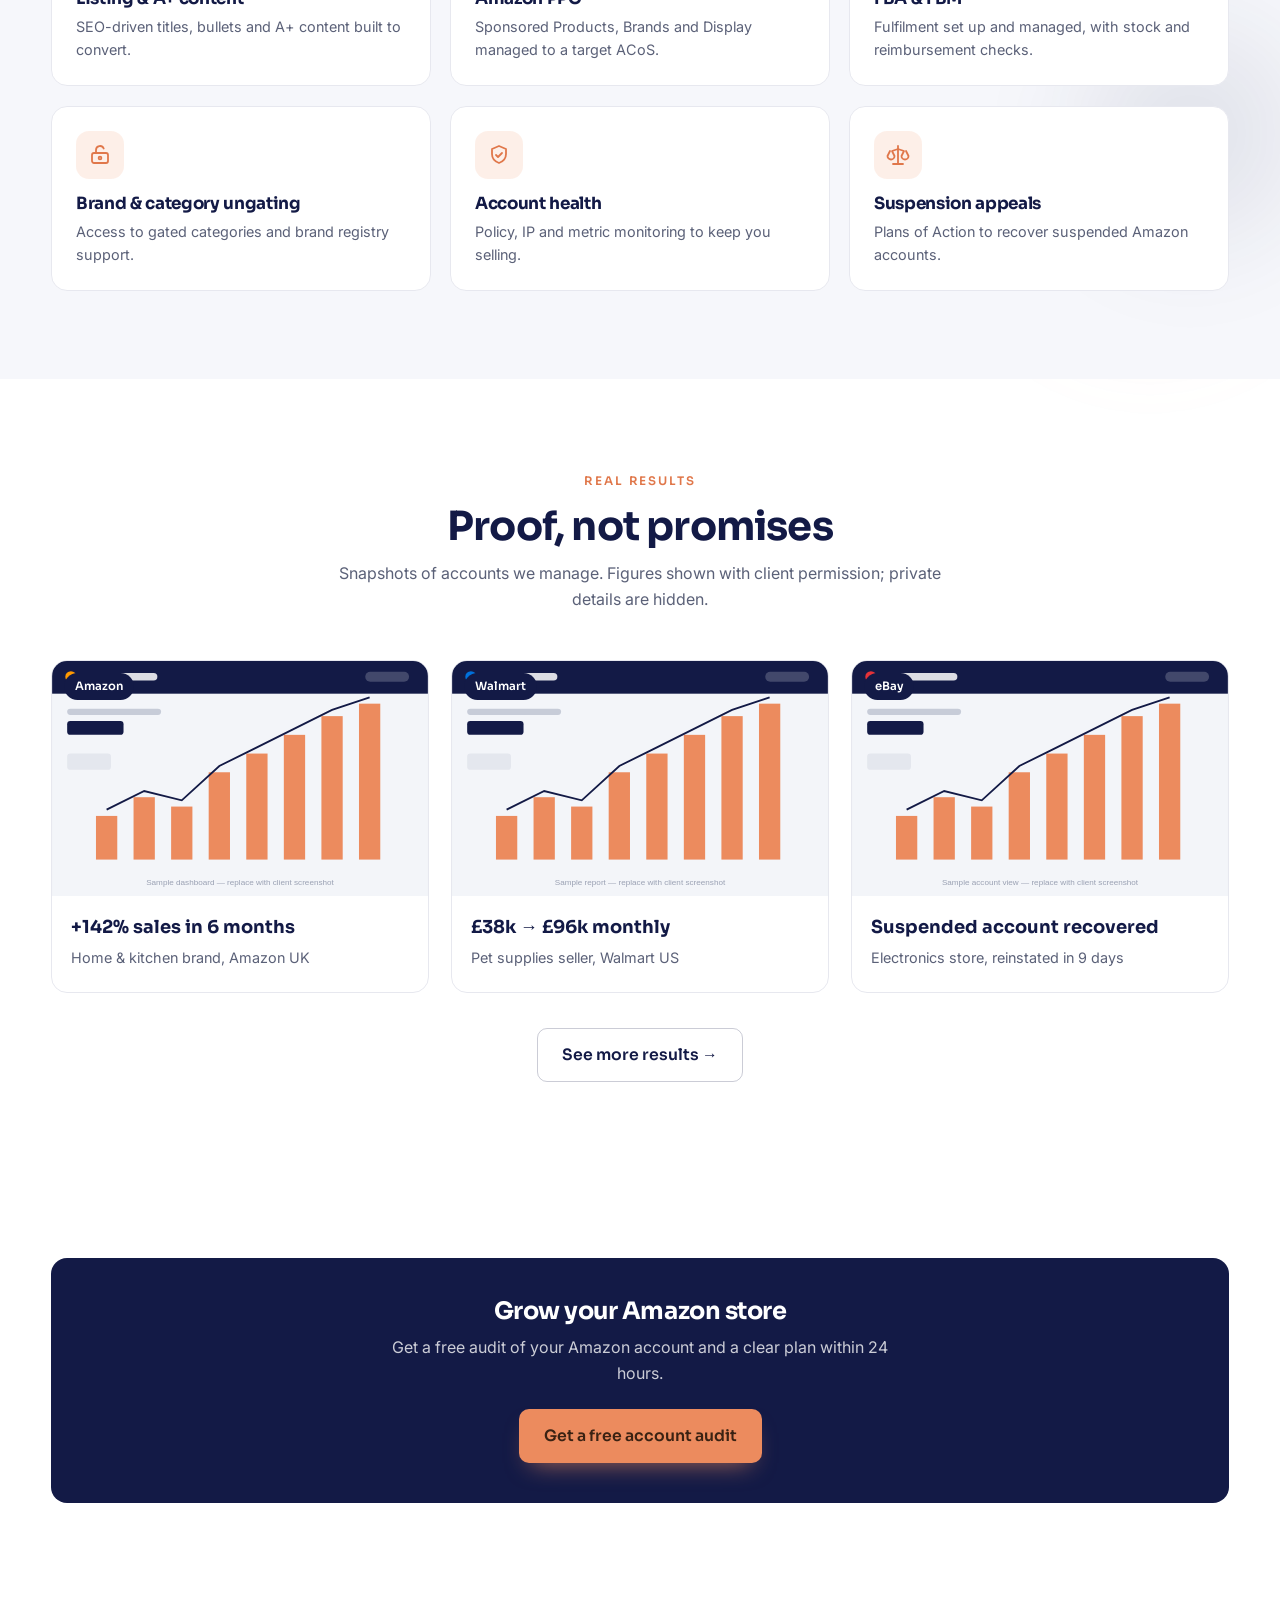
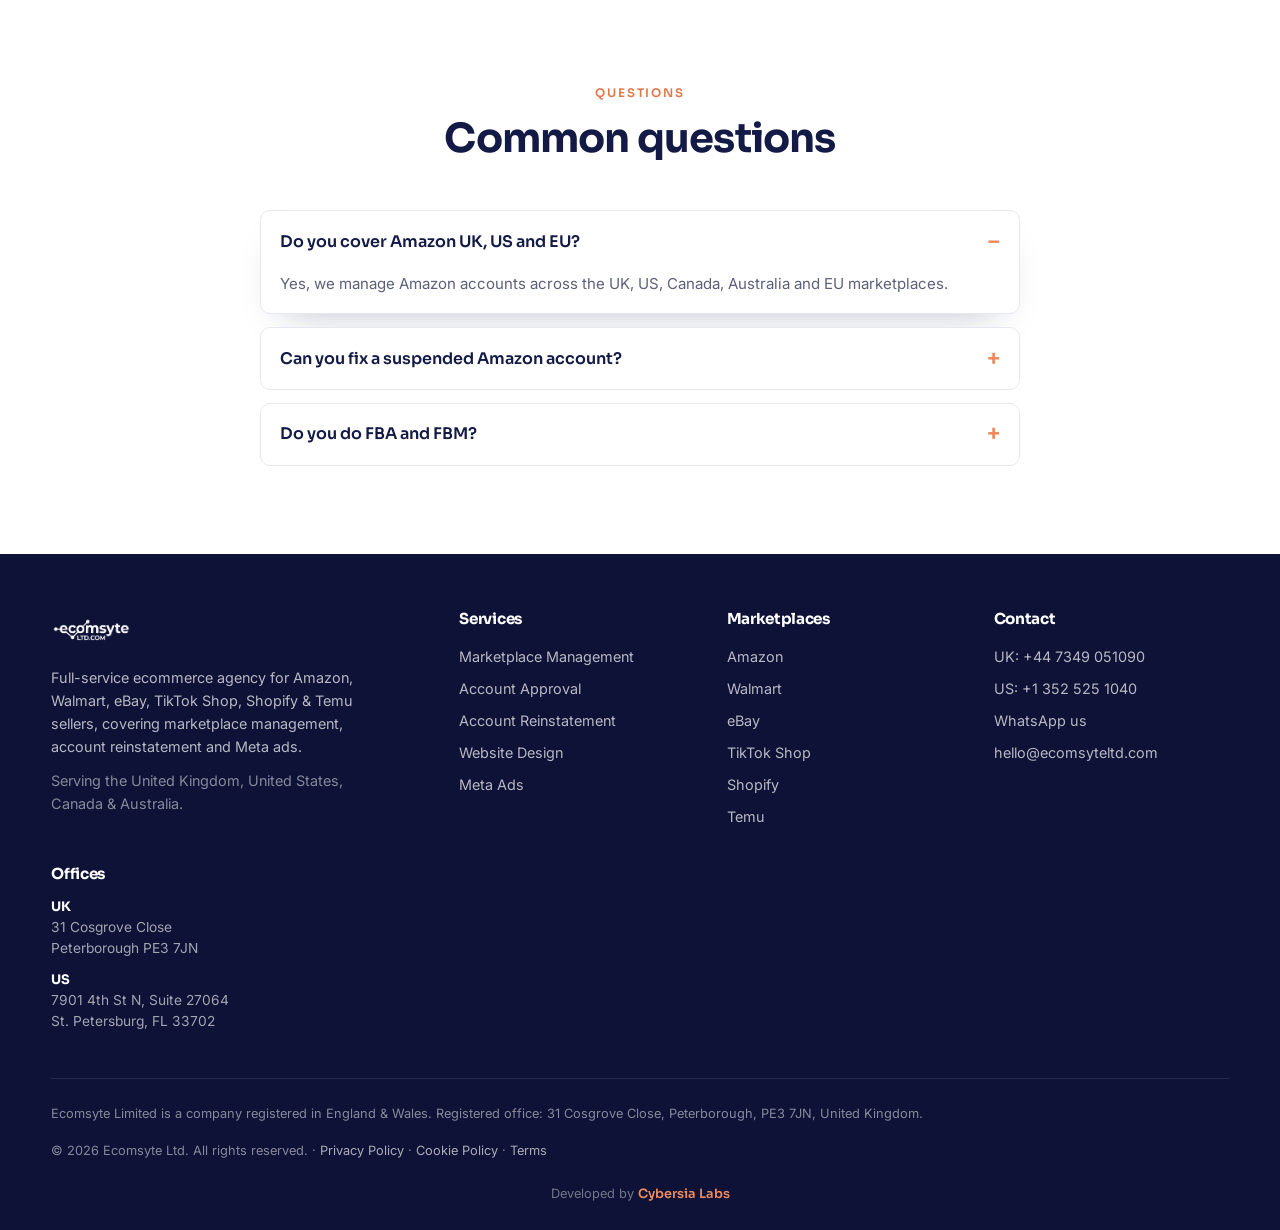
<file: marketplace-amazon.html>
<!DOCTYPE html>
<html lang="en-GB"><head>
<meta charset="UTF-8"><meta name="viewport" content="width=device-width, initial-scale=1.0">
<title>Amazon Seller Management, Approval & Reinstatement | Ecomsyte</title><meta name="description" content="Amazon Seller Central management, account approval, category ungating and suspension reinstatement, handled by UK specialists.">
<link rel="icon" type="image/png" href="assets/Favicon.png">
<link rel="preconnect" href="https://fonts.googleapis.com"><link rel="preconnect" href="https://fonts.gstatic.com" crossorigin>
<link href="https://fonts.googleapis.com/css2?family=Sora:wght@400;500;600;700;800&family=Inter:wght@400;500;600&display=swap" rel="stylesheet">
<link rel="stylesheet" href="style.css"></head><body class="inner">
<!-- ===================== HEADER ===================== -->
<header class="site-header" id="header">
  <div class="wrap header__inner">
    <a href="index.html" class="brand" aria-label="Ecomsyte home">
      <img src="assets/9.png" alt="Ecomsyte Ltd" class="brand__logo">
    </a>

    <nav class="nav" id="nav">
      <div class="nav__drop">
        <button class="nav__dropbtn" aria-expanded="false">Services <svg viewBox="0 0 10 6" width="10"><path d="M1 1l4 4 4-4" fill="none" stroke="currentColor" stroke-width="1.6"/></svg></button>
        <div class="nav__menu">
          <a href="service-marketplace-management.html">Marketplace Management</a>
          <a href="service-account-approval.html">Account Approval</a>
          <a href="service-account-reinstatement.html">Account Reinstatement</a>
          <a href="service-website-design.html">Website Design</a>
        </div>
      </div>
      <div class="nav__drop">
        <button class="nav__dropbtn" aria-expanded="false">Marketplaces <svg viewBox="0 0 10 6" width="10"><path d="M1 1l4 4 4-4" fill="none" stroke="currentColor" stroke-width="1.6"/></svg></button>
        <div class="nav__menu">
          <a href="marketplace-amazon.html">Amazon</a>
          <a href="marketplace-walmart.html">Walmart</a>
          <a href="marketplace-ebay.html">eBay</a>
          <a href="marketplace-tiktok-shop.html">TikTok Shop</a>
          <a href="marketplace-shopify.html">Shopify</a>
          <a href="marketplace-temu.html">Temu</a>
          <a href="marketplace-meta-ads.html">Meta Ads</a>
        </div>
      </div>
      <a href="results.html">Results</a>
      <a href="contact.html">Contact</a>
      <a href="contact.html" class="nav__cta">Free Account Audit</a>
    </nav>

    <button class="burger" id="burger" aria-label="Open menu" aria-expanded="false">
      <span></span><span></span><span></span>
    </button>
  </div>
</header>

<a id="top"></a>
<section class="page-hero page-hero--form" style="--hero-img:url('https://images.pexels.com/photos/4481259/pexels-photo-4481259.jpeg?auto=compress&cs=tinysrgb&w=1600')">
  <span class="pfx pfx--e" data-parallax="0.2" aria-hidden="true"></span>
  <div class="wrap page-hero__grid">
    <div class="page-hero__inner">
      <nav class="breadcrumb"><a href="index.html">Home</a> / Marketplaces / Amazon</nav>
      <h1>Amazon, handled end to end</h1><p>From Seller Central management to approvals and suspension appeals, our Amazon specialists cover the whole account, so you can focus on your products.</p>
      <div class="hero-stats"><div><strong>480</strong><span>Stores managed</span></div><div><strong>92%</strong><span>Reinstatement success</span></div><div><strong>24h</strong><span>Avg. response</span></div></div>
    </div>
    <form class="herolead" id="auditForm" novalidate>
      <h3 class="herolead__title">Get a free account audit</h3>
      <p class="herolead__sub">A senior specialist replies within 24 hours. No cost, no obligation.</p>
      <div class="field"><label for="name">Name *</label><input id="name" name="name" type="text" required autocomplete="name"></div>
      <div class="field"><label for="email">Email *</label><input id="email" name="email" type="email" required autocomplete="email"></div>
      <div class="field"><label for="service">Service</label><select id="service" name="service"><option>Marketplace Management</option><option>Account Approval</option><option>Account Reinstatement</option><option>Website Design</option><option selected>Not sure yet</option></select></div>
      <input type="hidden" id="market" name="market" value="Amazon">
      <button type="submit" class="btn btn--primary btn--block">Send my free audit request</button>
      <p class="form__note" id="formNote">Demo form. Submissions are not yet sent anywhere.</p>
    </form>
  </div>
</section><section class="lstrip"><div class="wrap lstrip__inner"><span class="lstrip__label">Amazon specialists</span><div class="lstrip__logos"><span class="lstrip__item"><img src="assets/logos/amazon.svg" alt="Amazon"></span></div></div></section><section class="section"><span class="pfx pfx--a" data-parallax="0.14" aria-hidden="true"></span><div class="wrap"><header class="section__head"><span class="eyebrow">How we help</span><h2>What we handle on this platform</h2></header><div class="svc-links"><a class="svc-link" href="service-marketplace-management.html" data-tilt><div class="svc-link__ic"><svg viewBox="0 0 24 24" fill="none" stroke="currentColor" stroke-width="1.8" stroke-linecap="round" stroke-linejoin="round"><path d="M14 7a3.5 3.5 0 0 0 4.6 4.3L21 14l-3 3-2.7-2.4A3.5 3.5 0 0 0 11 9.9"/><path d="M6.5 13.5L3 17l4 4 3.5-3.5"/></svg></div><h3>Marketplace management</h3><p>Listings, adverts, orders and account health handled day to day.</p><span class="svc-link__go">Learn more →</span></a><a class="svc-link" href="service-account-approval.html" data-tilt><div class="svc-link__ic"><svg viewBox="0 0 24 24" fill="none" stroke="currentColor" stroke-width="1.8" stroke-linecap="round" stroke-linejoin="round"><circle cx="12" cy="12" r="9"/><path d="M8 12l2.5 2.5L16 9"/></svg></div><h3>Account approval</h3><p>Get approved to sell, with verification and category ungating.</p><span class="svc-link__go">Learn more →</span></a><a class="svc-link" href="service-account-reinstatement.html" data-tilt><div class="svc-link__ic"><svg viewBox="0 0 24 24" fill="none" stroke="currentColor" stroke-width="1.8" stroke-linecap="round" stroke-linejoin="round"><path d="M9 7L4 12l5 5"/><path d="M4 12h11a5 5 0 0 1 0 10h-3"/></svg></div><h3>Account reinstatement</h3><p>Suspended or restricted? We appeal and recover your account.</p><span class="svc-link__go">Learn more →</span></a></div></div></section><section class="section section--tint"><span class="pfx pfx--b" data-parallax="0.2" aria-hidden="true"></span><span class="pfx pfx--c" data-parallax="0.12" aria-hidden="true"></span><div class="wrap"><header class="section__head"><span class="eyebrow">On Amazon</span><h2>What we do on Amazon</h2></header><div class="deliver"><div class="deliver__item" data-tilt><div class="deliver__ic"><svg viewBox="0 0 24 24" fill="none" stroke="currentColor" stroke-width="1.8" stroke-linecap="round" stroke-linejoin="round"><circle cx="9" cy="20" r="1.3"/><circle cx="18" cy="20" r="1.3"/><path d="M2 3h3l2.4 12h10L20 7H6.2"/></svg></div><h3>Listing & A+ content</h3><p>SEO-driven titles, bullets and A+ content built to convert.</p></div><div class="deliver__item" data-tilt><div class="deliver__ic"><svg viewBox="0 0 24 24" fill="none" stroke="currentColor" stroke-width="1.8" stroke-linecap="round" stroke-linejoin="round"><path d="M4 20V4"/><path d="M4 20h16"/><path d="M8 16l3.5-4 3 2.5L20 8"/></svg></div><h3>Amazon PPC</h3><p>Sponsored Products, Brands and Display managed to a target ACoS.</p></div><div class="deliver__item" data-tilt><div class="deliver__ic"><svg viewBox="0 0 24 24" fill="none" stroke="currentColor" stroke-width="1.8" stroke-linecap="round" stroke-linejoin="round"><path d="M12 3l8 4.5v9L12 21 4 16.5v-9L12 3z"/><path d="M4 7.5l8 4.5 8-4.5"/><path d="M12 12v9"/></svg></div><h3>FBA & FBM</h3><p>Fulfilment set up and managed, with stock and reimbursement checks.</p></div><div class="deliver__item" data-tilt><div class="deliver__ic"><svg viewBox="0 0 24 24" fill="none" stroke="currentColor" stroke-width="1.8" stroke-linecap="round" stroke-linejoin="round"><rect x="4" y="10" width="16" height="10" rx="2"/><path d="M8 10V7a4 4 0 0 1 7.7-1.5"/><circle cx="12" cy="15" r="1.4"/></svg></div><h3>Brand & category ungating</h3><p>Access to gated categories and brand registry support.</p></div><div class="deliver__item" data-tilt><div class="deliver__ic"><svg viewBox="0 0 24 24" fill="none" stroke="currentColor" stroke-width="1.8" stroke-linecap="round" stroke-linejoin="round"><path d="M12 3l7 3v5c0 4.5-3 7.5-7 9-4-1.5-7-4.5-7-9V6l7-3z"/><path d="M9 12l2 2 4-4"/></svg></div><h3>Account health</h3><p>Policy, IP and metric monitoring to keep you selling.</p></div><div class="deliver__item" data-tilt><div class="deliver__ic"><svg viewBox="0 0 24 24" fill="none" stroke="currentColor" stroke-width="1.8" stroke-linecap="round" stroke-linejoin="round"><path d="M12 3v18M7 21h10"/><path d="M12 6l6 2-2.5 5a3.5 3.5 0 0 0 7 0L20 8M12 6L6 8l2.5 5a3.5 3.5 0 0 1-7 0L4 8"/></svg></div><h3>Suspension appeals</h3><p>Plans of Action to recover suspended Amazon accounts.</p></div></div></div></section><section class="section" id="results"><span class="pfx pfx--a" data-parallax="0.15" aria-hidden="true"></span><div class="wrap">
<header class="section__head"><span class="eyebrow">Real results</span><h2>Proof, not promises</h2><p>Snapshots of accounts we manage. Figures shown with client permission; private details are hidden.</p></header>
<div class="results-grid">
<figure class="result-card" data-tilt><div class="result-shot"><img src="assets/results/amazon-dash.svg" alt="Amazon dashboard (sample placeholder)"><span class="result-badge">Amazon</span></div><figcaption><strong>+142% sales in 6 months</strong><span>Home &amp; kitchen brand, Amazon UK</span></figcaption></figure>
<figure class="result-card" data-tilt><div class="result-shot"><img src="assets/results/walmart-dash.svg" alt="Walmart report (sample placeholder)"><span class="result-badge">Walmart</span></div><figcaption><strong>£38k → £96k monthly</strong><span>Pet supplies seller, Walmart US</span></figcaption></figure>
<figure class="result-card" data-tilt><div class="result-shot"><img src="assets/results/ebay-dash.svg" alt="eBay view (sample placeholder)"><span class="result-badge">eBay</span></div><figcaption><strong>Suspended account recovered</strong><span>Electronics store, reinstated in 9 days</span></figcaption></figure>
</div><div class="results-cta"><a href="results.html" class="btn btn--ghost">See more results →</a></div></div></section><section class="section"><div class="wrap"><div class="cta-band"><span class="pfx pfx--e" data-parallax="0.2" aria-hidden="true"></span><div style="position:relative;z-index:1"><h2>Grow your Amazon store</h2><p>Get a free audit of your Amazon account and a clear plan within 24 hours.</p><a href="contact.html" class="btn btn--primary">Get a free account audit</a></div></div></div></section><section class="section"><div class="wrap" style="max-width:760px"><header class="section__head"><span class="eyebrow">Questions</span><h2>Common questions</h2></header><div class="faq"><details class="faq__item" open><summary>Do you cover Amazon UK, US and EU?</summary><p>Yes, we manage Amazon accounts across the UK, US, Canada, Australia and EU marketplaces.</p></details><details class="faq__item"><summary>Can you fix a suspended Amazon account?</summary><p>We assess the case and, where realistic, write and submit a Plan of Action.</p></details><details class="faq__item"><summary>Do you do FBA and FBM?</summary><p>Both. We set up and manage whichever fits your products and margins.</p></details></div></div></section><!-- ===================== FOOTER ===================== -->
<footer class="site-footer">
  <div class="wrap footer__grid">
    <div class="footer__brand">
      <img src="assets/9-white.png" alt="Ecomsyte Ltd">
      <p>Full-service ecommerce agency for Amazon, Walmart, eBay, TikTok Shop, Shopify & Temu
         sellers, covering marketplace management, account reinstatement and Meta ads.</p>
      <p class="footer__serving">Serving the United Kingdom, United States, Canada & Australia.</p>
    </div>

    <div class="footer__col">
      <h4>Services</h4>
      <a href="service-marketplace-management.html">Marketplace Management</a>
      <a href="service-account-approval.html">Account Approval</a>
      <a href="service-account-reinstatement.html">Account Reinstatement</a>
      <a href="service-website-design.html">Website Design</a>
      <a href="marketplace-meta-ads.html">Meta Ads</a>
    </div>

    <div class="footer__col">
      <h4>Marketplaces</h4>
      <a href="marketplace-amazon.html">Amazon</a>
      <a href="marketplace-walmart.html">Walmart</a>
      <a href="marketplace-ebay.html">eBay</a>
      <a href="marketplace-tiktok-shop.html">TikTok Shop</a>
      <a href="marketplace-shopify.html">Shopify</a>
      <a href="marketplace-temu.html">Temu</a>
    </div>

    <div class="footer__col">
      <h4>Contact</h4>
      <a href="tel:+447349051090">UK: +44 7349 051090</a>
      <a href="tel:+13525251040">US: +1 352 525 1040</a>
      <a href="https://wa.me/447349051090">WhatsApp us</a>
      <a href="mailto:hello@ecomsyteltd.com">hello@ecomsyteltd.com</a>
    </div>

    <div class="footer__col">
      <h4>Offices</h4>
      <p class="footer__addr"><strong>UK</strong><br>31 Cosgrove Close<br>Peterborough PE3 7JN</p>
      <p class="footer__addr"><strong>US</strong><br>7901 4th St N, Suite 27064<br>St. Petersburg, FL 33702</p>
    </div>
  </div>

  <div class="wrap footer__legal">
    <p>Ecomsyte Limited is a company registered in England &amp; Wales. Registered office: 31 Cosgrove Close, Peterborough, PE3 7JN, United Kingdom.</p>
    <p class="footer__copy">© 2026 Ecomsyte Ltd. All rights reserved. ·
       <a href="#">Privacy Policy</a> · <a href="#">Cookie Policy</a> · <a href="#">Terms</a></p>
    <p class="footer__credit">Developed by
       <a href="https://cybersialabs.com" target="_blank" rel="noopener">Cybersia Labs</a></p>
  </div>
</footer>

<!-- floating action buttons -->
<a href="https://wa.me/447349051090" class="fab fab--wa" target="_blank" rel="noopener" aria-label="Chat on WhatsApp"><img src="assets/whatsapp.png" alt="WhatsApp"></a>
<button class="fab fab--top" id="toTop" aria-label="Back to top">
  <svg viewBox="0 0 24 24" width="22" height="22" fill="none" stroke="currentColor" stroke-width="2.2" stroke-linecap="round" stroke-linejoin="round"><path d="M12 19V5M6 11l6-6 6 6"/></svg>
</button>

<script src="script.js"></script>
</body></html>
</file>
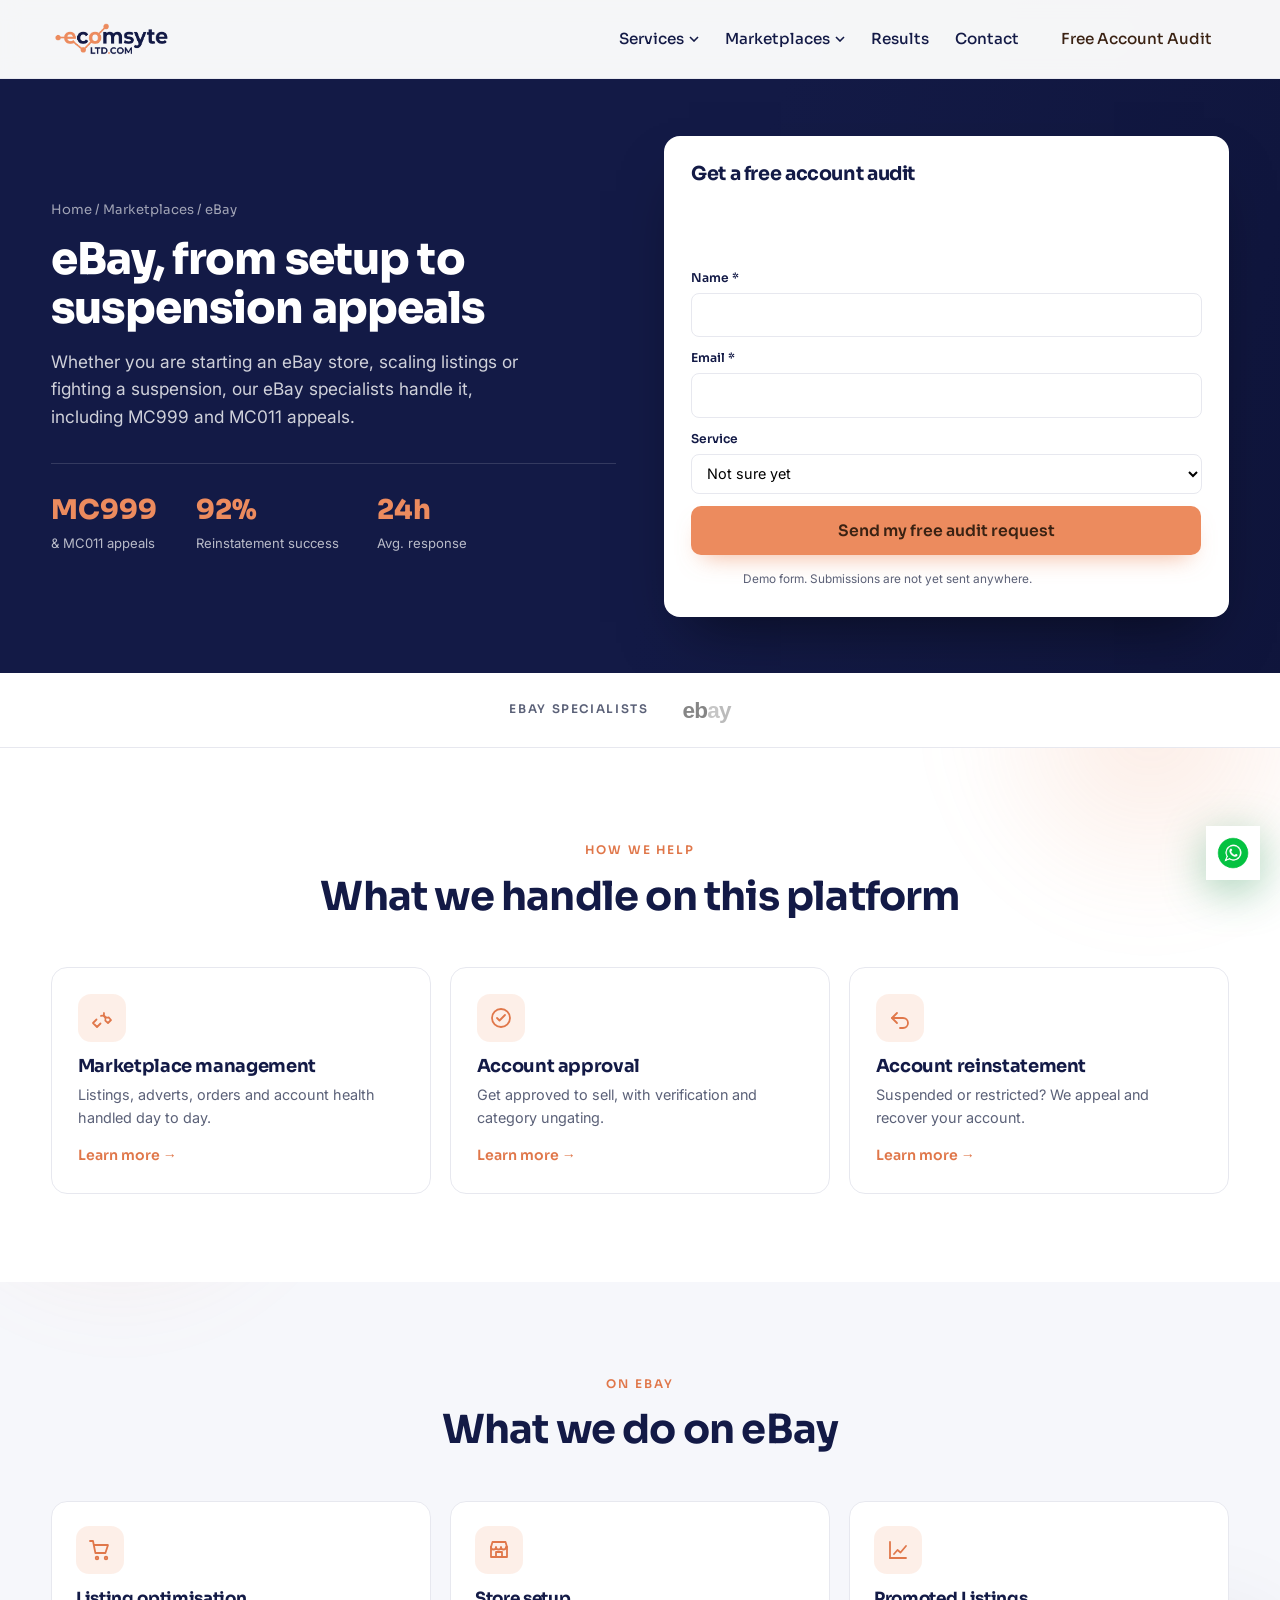
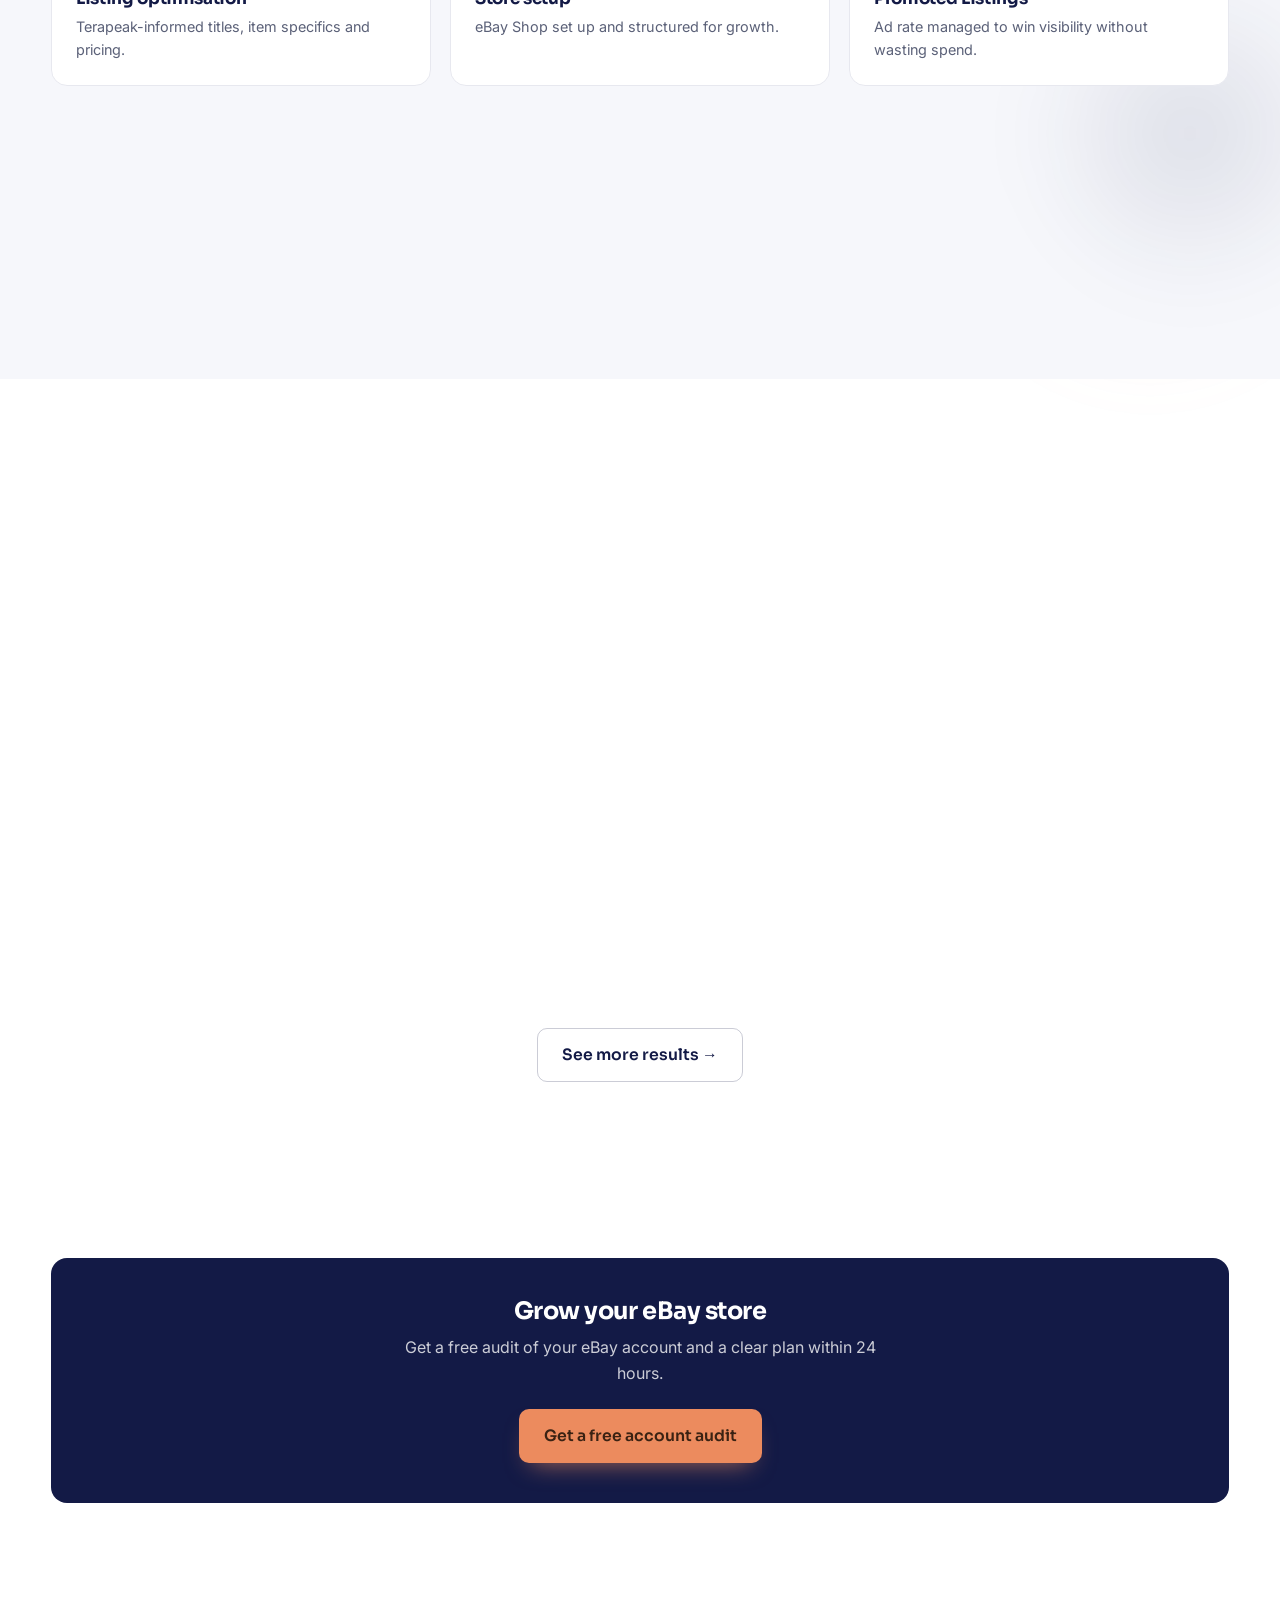
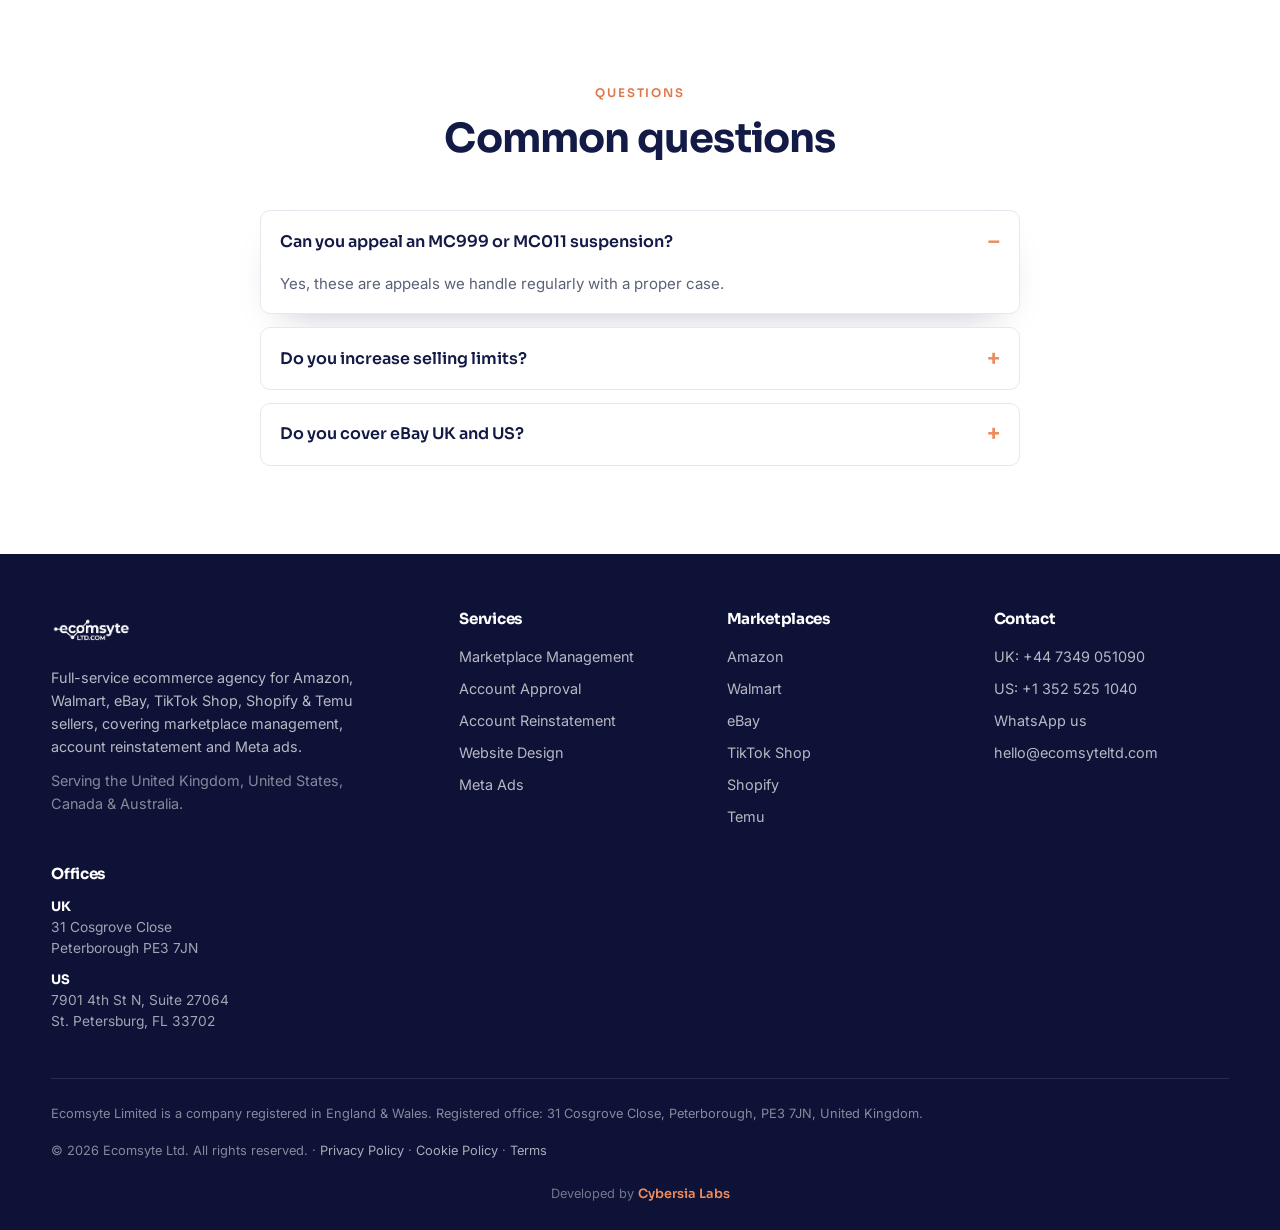
<file: marketplace-ebay.html>
<!DOCTYPE html>
<html lang="en-GB"><head>
<meta charset="UTF-8"><meta name="viewport" content="width=device-width, initial-scale=1.0">
<title>eBay Store Management, Approval & MC999/MC011 Appeals | Ecomsyte</title><meta name="description" content="eBay store management, listing optimisation, seller approval and suspension appeals including MC999 and MC011, by UK specialists.">
<link rel="icon" type="image/png" href="assets/Favicon.png">
<link rel="preconnect" href="https://fonts.googleapis.com"><link rel="preconnect" href="https://fonts.gstatic.com" crossorigin>
<link href="https://fonts.googleapis.com/css2?family=Sora:wght@400;500;600;700;800&family=Inter:wght@400;500;600&display=swap" rel="stylesheet">
<link rel="stylesheet" href="style.css"></head><body class="inner">
<!-- ===================== HEADER ===================== -->
<header class="site-header" id="header">
  <div class="wrap header__inner">
    <a href="index.html" class="brand" aria-label="Ecomsyte home">
      <img src="assets/9.png" alt="Ecomsyte Ltd" class="brand__logo">
    </a>

    <nav class="nav" id="nav">
      <div class="nav__drop">
        <button class="nav__dropbtn" aria-expanded="false">Services <svg viewBox="0 0 10 6" width="10"><path d="M1 1l4 4 4-4" fill="none" stroke="currentColor" stroke-width="1.6"/></svg></button>
        <div class="nav__menu">
          <a href="service-marketplace-management.html">Marketplace Management</a>
          <a href="service-account-approval.html">Account Approval</a>
          <a href="service-account-reinstatement.html">Account Reinstatement</a>
          <a href="service-website-design.html">Website Design</a>
        </div>
      </div>
      <div class="nav__drop">
        <button class="nav__dropbtn" aria-expanded="false">Marketplaces <svg viewBox="0 0 10 6" width="10"><path d="M1 1l4 4 4-4" fill="none" stroke="currentColor" stroke-width="1.6"/></svg></button>
        <div class="nav__menu">
          <a href="marketplace-amazon.html">Amazon</a>
          <a href="marketplace-walmart.html">Walmart</a>
          <a href="marketplace-ebay.html">eBay</a>
          <a href="marketplace-tiktok-shop.html">TikTok Shop</a>
          <a href="marketplace-shopify.html">Shopify</a>
          <a href="marketplace-temu.html">Temu</a>
          <a href="marketplace-meta-ads.html">Meta Ads</a>
        </div>
      </div>
      <a href="results.html">Results</a>
      <a href="contact.html">Contact</a>
      <a href="contact.html" class="nav__cta">Free Account Audit</a>
    </nav>

    <button class="burger" id="burger" aria-label="Open menu" aria-expanded="false">
      <span></span><span></span><span></span>
    </button>
  </div>
</header>

<a id="top"></a>
<section class="page-hero page-hero--form" style="--hero-img:url('https://images.pexels.com/photos/4498136/pexels-photo-4498136.jpeg?auto=compress&cs=tinysrgb&w=1600')">
  <span class="pfx pfx--e" data-parallax="0.2" aria-hidden="true"></span>
  <div class="wrap page-hero__grid">
    <div class="page-hero__inner">
      <nav class="breadcrumb"><a href="index.html">Home</a> / Marketplaces / eBay</nav>
      <h1>eBay, from setup to suspension appeals</h1><p>Whether you are starting an eBay store, scaling listings or fighting a suspension, our eBay specialists handle it, including MC999 and MC011 appeals.</p>
      <div class="hero-stats"><div><strong>MC999</strong><span>& MC011 appeals</span></div><div><strong>92%</strong><span>Reinstatement success</span></div><div><strong>24h</strong><span>Avg. response</span></div></div>
    </div>
    <form class="herolead" id="auditForm" novalidate>
      <h3 class="herolead__title">Get a free account audit</h3>
      <p class="herolead__sub">A senior specialist replies within 24 hours. No cost, no obligation.</p>
      <div class="field"><label for="name">Name *</label><input id="name" name="name" type="text" required autocomplete="name"></div>
      <div class="field"><label for="email">Email *</label><input id="email" name="email" type="email" required autocomplete="email"></div>
      <div class="field"><label for="service">Service</label><select id="service" name="service"><option>Marketplace Management</option><option>Account Approval</option><option>Account Reinstatement</option><option>Website Design</option><option selected>Not sure yet</option></select></div>
      <input type="hidden" id="market" name="market" value="eBay">
      <button type="submit" class="btn btn--primary btn--block">Send my free audit request</button>
      <p class="form__note" id="formNote">Demo form. Submissions are not yet sent anywhere.</p>
    </form>
  </div>
</section><section class="lstrip"><div class="wrap lstrip__inner"><span class="lstrip__label">eBay specialists</span><div class="lstrip__logos"><span class="lstrip__item"><img src="assets/logos/ebay.svg" alt="eBay"></span></div></div></section><section class="section"><span class="pfx pfx--a" data-parallax="0.14" aria-hidden="true"></span><div class="wrap"><header class="section__head"><span class="eyebrow">How we help</span><h2>What we handle on this platform</h2></header><div class="svc-links"><a class="svc-link" href="service-marketplace-management.html" data-tilt><div class="svc-link__ic"><svg viewBox="0 0 24 24" fill="none" stroke="currentColor" stroke-width="1.8" stroke-linecap="round" stroke-linejoin="round"><path d="M14 7a3.5 3.5 0 0 0 4.6 4.3L21 14l-3 3-2.7-2.4A3.5 3.5 0 0 0 11 9.9"/><path d="M6.5 13.5L3 17l4 4 3.5-3.5"/></svg></div><h3>Marketplace management</h3><p>Listings, adverts, orders and account health handled day to day.</p><span class="svc-link__go">Learn more →</span></a><a class="svc-link" href="service-account-approval.html" data-tilt><div class="svc-link__ic"><svg viewBox="0 0 24 24" fill="none" stroke="currentColor" stroke-width="1.8" stroke-linecap="round" stroke-linejoin="round"><circle cx="12" cy="12" r="9"/><path d="M8 12l2.5 2.5L16 9"/></svg></div><h3>Account approval</h3><p>Get approved to sell, with verification and category ungating.</p><span class="svc-link__go">Learn more →</span></a><a class="svc-link" href="service-account-reinstatement.html" data-tilt><div class="svc-link__ic"><svg viewBox="0 0 24 24" fill="none" stroke="currentColor" stroke-width="1.8" stroke-linecap="round" stroke-linejoin="round"><path d="M9 7L4 12l5 5"/><path d="M4 12h11a5 5 0 0 1 0 10h-3"/></svg></div><h3>Account reinstatement</h3><p>Suspended or restricted? We appeal and recover your account.</p><span class="svc-link__go">Learn more →</span></a></div></div></section><section class="section section--tint"><span class="pfx pfx--b" data-parallax="0.2" aria-hidden="true"></span><span class="pfx pfx--c" data-parallax="0.12" aria-hidden="true"></span><div class="wrap"><header class="section__head"><span class="eyebrow">On eBay</span><h2>What we do on eBay</h2></header><div class="deliver"><div class="deliver__item" data-tilt><div class="deliver__ic"><svg viewBox="0 0 24 24" fill="none" stroke="currentColor" stroke-width="1.8" stroke-linecap="round" stroke-linejoin="round"><circle cx="9" cy="20" r="1.3"/><circle cx="18" cy="20" r="1.3"/><path d="M2 3h3l2.4 12h10L20 7H6.2"/></svg></div><h3>Listing optimisation</h3><p>Terapeak-informed titles, item specifics and pricing.</p></div><div class="deliver__item" data-tilt><div class="deliver__ic"><svg viewBox="0 0 24 24" fill="none" stroke="currentColor" stroke-width="1.8" stroke-linecap="round" stroke-linejoin="round"><path d="M4 9l1.5-5h13L20 9"/><path d="M4 9v10h16V9"/><path d="M4 9a2.5 2.5 0 0 0 5 0 2.5 2.5 0 0 0 5 0 2.5 2.5 0 0 0 5 0"/><path d="M9 19v-5h6v5"/></svg></div><h3>Store setup</h3><p>eBay Shop set up and structured for growth.</p></div><div class="deliver__item" data-tilt><div class="deliver__ic"><svg viewBox="0 0 24 24" fill="none" stroke="currentColor" stroke-width="1.8" stroke-linecap="round" stroke-linejoin="round"><path d="M4 20V4"/><path d="M4 20h16"/><path d="M8 16l3.5-4 3 2.5L20 8"/></svg></div><h3>Promoted Listings</h3><p>Ad rate managed to win visibility without wasting spend.</p></div><div class="deliver__item" data-tilt><div class="deliver__ic"><svg viewBox="0 0 24 24" fill="none" stroke="currentColor" stroke-width="1.8" stroke-linecap="round" stroke-linejoin="round"><circle cx="12" cy="12" r="9"/><path d="M8 12l2.5 2.5L16 9"/></svg></div><h3>Seller approval</h3><p>Account setup and selling-limit increases.</p></div><div class="deliver__item" data-tilt><div class="deliver__ic"><svg viewBox="0 0 24 24" fill="none" stroke="currentColor" stroke-width="1.8" stroke-linecap="round" stroke-linejoin="round"><path d="M12 3v18M7 21h10"/><path d="M12 6l6 2-2.5 5a3.5 3.5 0 0 0 7 0L20 8M12 6L6 8l2.5 5a3.5 3.5 0 0 1-7 0L4 8"/></svg></div><h3>MC999 & MC011</h3><p>Suspension and policy appeals written and submitted.</p></div><div class="deliver__item" data-tilt><div class="deliver__ic"><svg viewBox="0 0 24 24" fill="none" stroke="currentColor" stroke-width="1.8" stroke-linecap="round" stroke-linejoin="round"><path d="M12 3l2.6 5.6L20 9.4l-4 4 1 6-5-2.9L7 20l1-6-4-4 5.4-.8L12 3z"/></svg></div><h3>Metrics recovery</h3><p>Defect, late-dispatch and feedback recovery.</p></div></div></div></section><section class="section" id="results"><span class="pfx pfx--a" data-parallax="0.15" aria-hidden="true"></span><div class="wrap">
<header class="section__head"><span class="eyebrow">Real results</span><h2>Proof, not promises</h2><p>Snapshots of accounts we manage. Figures shown with client permission; private details are hidden.</p></header>
<div class="results-grid">
<figure class="result-card" data-tilt><div class="result-shot"><img src="assets/results/amazon-dash.svg" alt="Amazon dashboard (sample placeholder)"><span class="result-badge">Amazon</span></div><figcaption><strong>+142% sales in 6 months</strong><span>Home &amp; kitchen brand, Amazon UK</span></figcaption></figure>
<figure class="result-card" data-tilt><div class="result-shot"><img src="assets/results/walmart-dash.svg" alt="Walmart report (sample placeholder)"><span class="result-badge">Walmart</span></div><figcaption><strong>£38k → £96k monthly</strong><span>Pet supplies seller, Walmart US</span></figcaption></figure>
<figure class="result-card" data-tilt><div class="result-shot"><img src="assets/results/ebay-dash.svg" alt="eBay view (sample placeholder)"><span class="result-badge">eBay</span></div><figcaption><strong>Suspended account recovered</strong><span>Electronics store, reinstated in 9 days</span></figcaption></figure>
</div><div class="results-cta"><a href="results.html" class="btn btn--ghost">See more results →</a></div></div></section><section class="section"><div class="wrap"><div class="cta-band"><span class="pfx pfx--e" data-parallax="0.2" aria-hidden="true"></span><div style="position:relative;z-index:1"><h2>Grow your eBay store</h2><p>Get a free audit of your eBay account and a clear plan within 24 hours.</p><a href="contact.html" class="btn btn--primary">Get a free account audit</a></div></div></div></section><section class="section"><div class="wrap" style="max-width:760px"><header class="section__head"><span class="eyebrow">Questions</span><h2>Common questions</h2></header><div class="faq"><details class="faq__item" open><summary>Can you appeal an MC999 or MC011 suspension?</summary><p>Yes, these are appeals we handle regularly with a proper case.</p></details><details class="faq__item"><summary>Do you increase selling limits?</summary><p>Yes, we request and justify higher limits as part of management.</p></details><details class="faq__item"><summary>Do you cover eBay UK and US?</summary><p>Yes, both, along with other eBay sites.</p></details></div></div></section><!-- ===================== FOOTER ===================== -->
<footer class="site-footer">
  <div class="wrap footer__grid">
    <div class="footer__brand">
      <img src="assets/9-white.png" alt="Ecomsyte Ltd">
      <p>Full-service ecommerce agency for Amazon, Walmart, eBay, TikTok Shop, Shopify & Temu
         sellers, covering marketplace management, account reinstatement and Meta ads.</p>
      <p class="footer__serving">Serving the United Kingdom, United States, Canada & Australia.</p>
    </div>

    <div class="footer__col">
      <h4>Services</h4>
      <a href="service-marketplace-management.html">Marketplace Management</a>
      <a href="service-account-approval.html">Account Approval</a>
      <a href="service-account-reinstatement.html">Account Reinstatement</a>
      <a href="service-website-design.html">Website Design</a>
      <a href="marketplace-meta-ads.html">Meta Ads</a>
    </div>

    <div class="footer__col">
      <h4>Marketplaces</h4>
      <a href="marketplace-amazon.html">Amazon</a>
      <a href="marketplace-walmart.html">Walmart</a>
      <a href="marketplace-ebay.html">eBay</a>
      <a href="marketplace-tiktok-shop.html">TikTok Shop</a>
      <a href="marketplace-shopify.html">Shopify</a>
      <a href="marketplace-temu.html">Temu</a>
    </div>

    <div class="footer__col">
      <h4>Contact</h4>
      <a href="tel:+447349051090">UK: +44 7349 051090</a>
      <a href="tel:+13525251040">US: +1 352 525 1040</a>
      <a href="https://wa.me/447349051090">WhatsApp us</a>
      <a href="mailto:hello@ecomsyteltd.com">hello@ecomsyteltd.com</a>
    </div>

    <div class="footer__col">
      <h4>Offices</h4>
      <p class="footer__addr"><strong>UK</strong><br>31 Cosgrove Close<br>Peterborough PE3 7JN</p>
      <p class="footer__addr"><strong>US</strong><br>7901 4th St N, Suite 27064<br>St. Petersburg, FL 33702</p>
    </div>
  </div>

  <div class="wrap footer__legal">
    <p>Ecomsyte Limited is a company registered in England &amp; Wales. Registered office: 31 Cosgrove Close, Peterborough, PE3 7JN, United Kingdom.</p>
    <p class="footer__copy">© 2026 Ecomsyte Ltd. All rights reserved. ·
       <a href="#">Privacy Policy</a> · <a href="#">Cookie Policy</a> · <a href="#">Terms</a></p>
    <p class="footer__credit">Developed by
       <a href="https://cybersialabs.com" target="_blank" rel="noopener">Cybersia Labs</a></p>
  </div>
</footer>

<!-- floating action buttons -->
<a href="https://wa.me/447349051090" class="fab fab--wa" target="_blank" rel="noopener" aria-label="Chat on WhatsApp"><img src="assets/whatsapp.png" alt="WhatsApp"></a>
<button class="fab fab--top" id="toTop" aria-label="Back to top">
  <svg viewBox="0 0 24 24" width="22" height="22" fill="none" stroke="currentColor" stroke-width="2.2" stroke-linecap="round" stroke-linejoin="round"><path d="M12 19V5M6 11l6-6 6 6"/></svg>
</button>

<script src="script.js"></script>
</body></html>
</file>
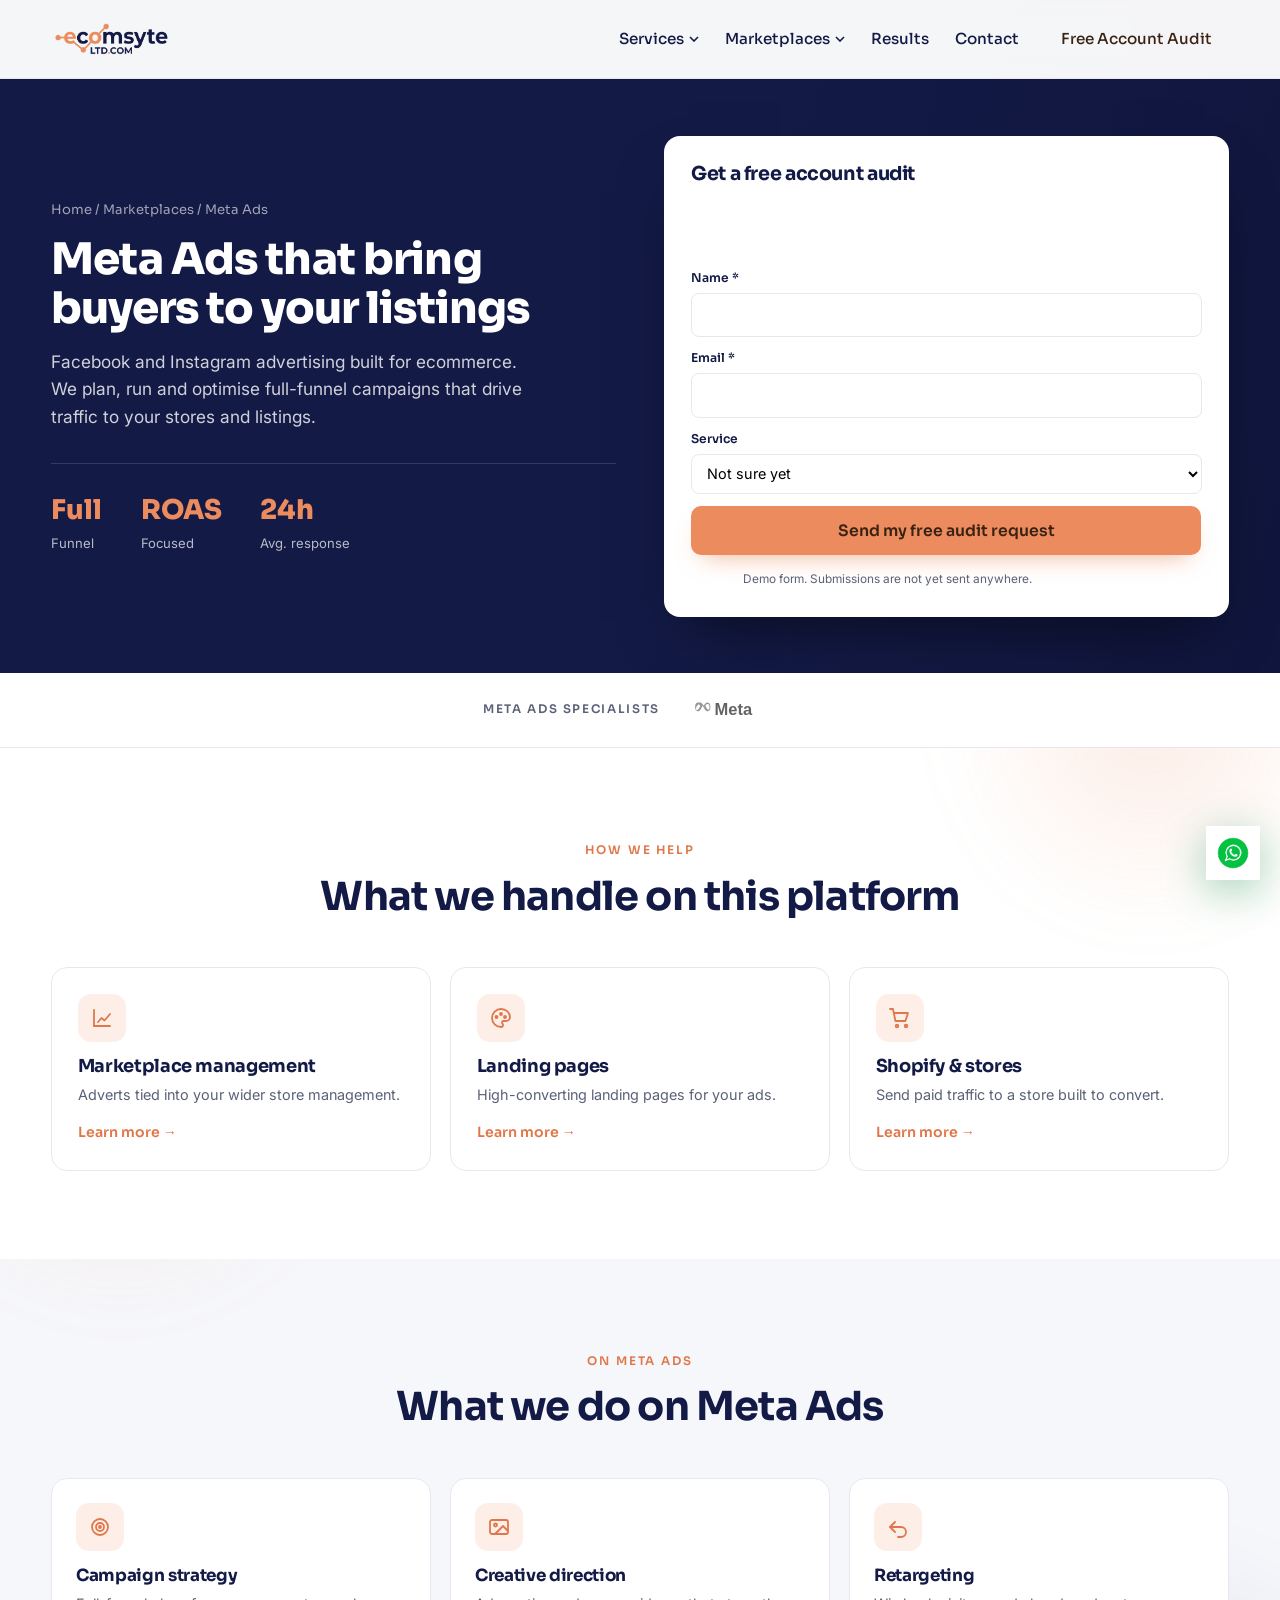
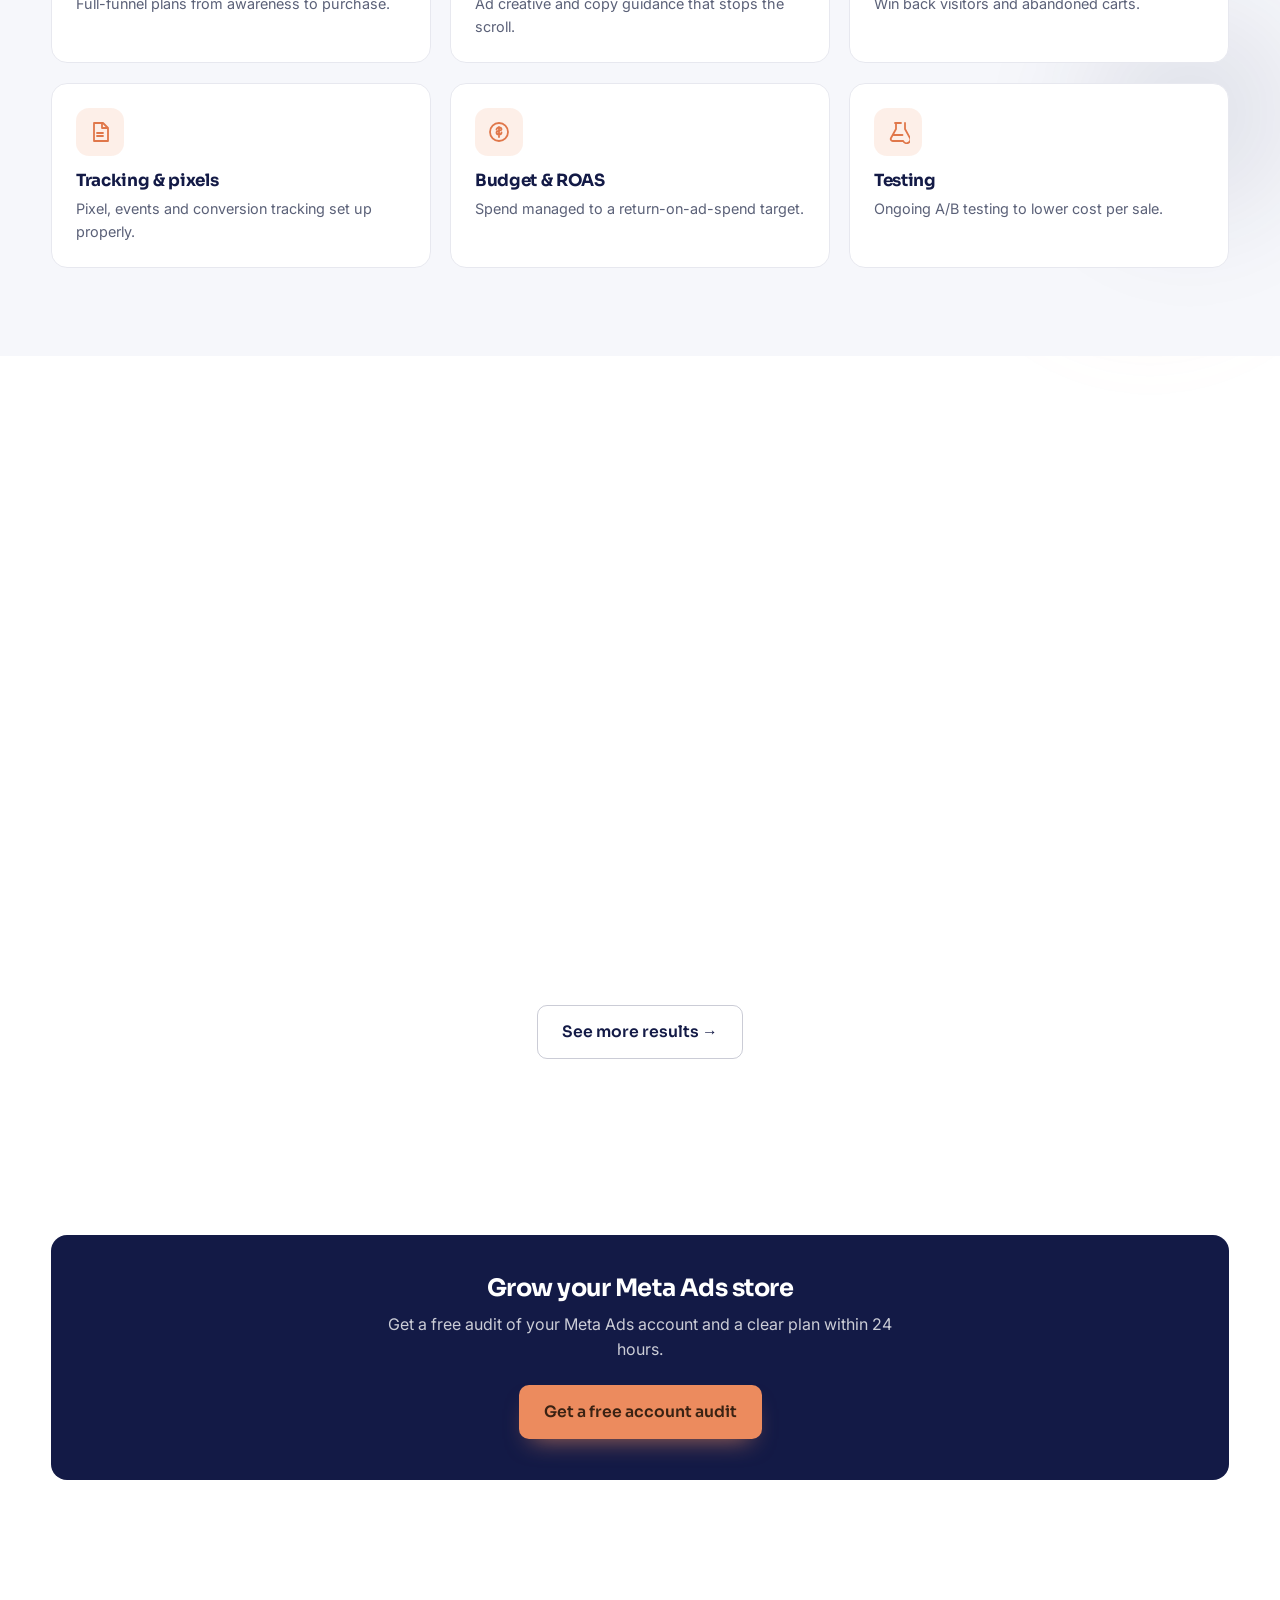
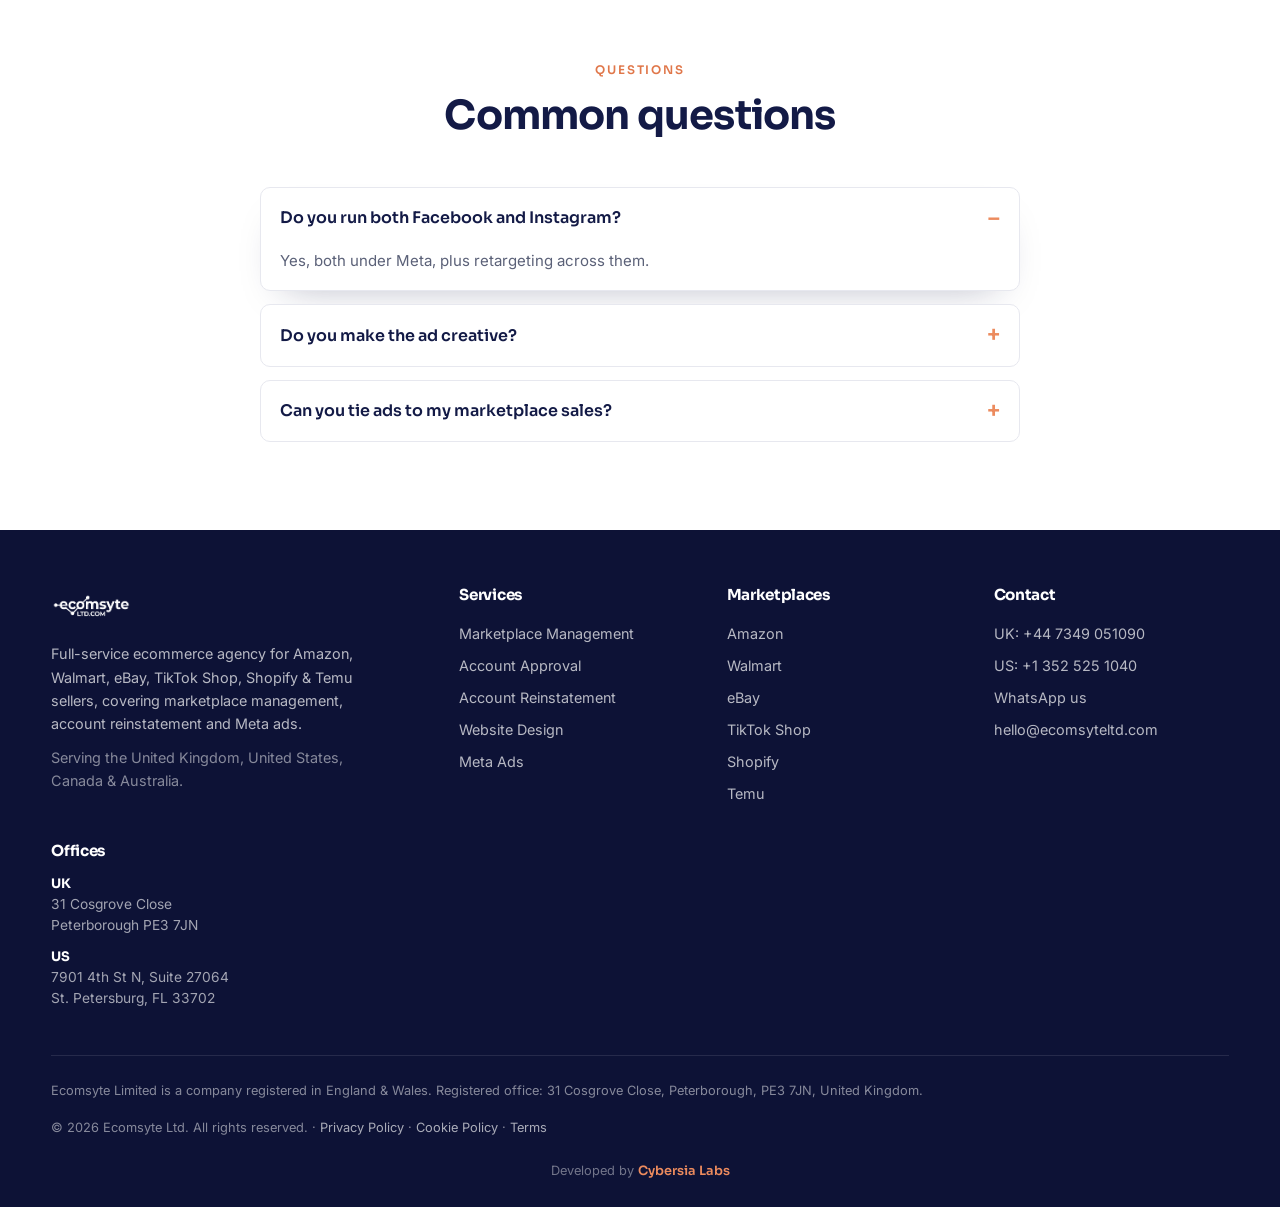
<file: marketplace-meta-ads.html>
<!DOCTYPE html>
<html lang="en-GB"><head>
<meta charset="UTF-8"><meta name="viewport" content="width=device-width, initial-scale=1.0">
<title>Meta Ads Management (Facebook & Instagram) | Ecomsyte</title><meta name="description" content="Facebook and Instagram advertising for ecommerce, with full-funnel campaigns and retargeting, by UK specialists.">
<link rel="icon" type="image/png" href="assets/Favicon.png">
<link rel="preconnect" href="https://fonts.googleapis.com"><link rel="preconnect" href="https://fonts.gstatic.com" crossorigin>
<link href="https://fonts.googleapis.com/css2?family=Sora:wght@400;500;600;700;800&family=Inter:wght@400;500;600&display=swap" rel="stylesheet">
<link rel="stylesheet" href="style.css"></head><body class="inner">
<!-- ===================== HEADER ===================== -->
<header class="site-header" id="header">
  <div class="wrap header__inner">
    <a href="index.html" class="brand" aria-label="Ecomsyte home">
      <img src="assets/9.png" alt="Ecomsyte Ltd" class="brand__logo">
    </a>

    <nav class="nav" id="nav">
      <div class="nav__drop">
        <button class="nav__dropbtn" aria-expanded="false">Services <svg viewBox="0 0 10 6" width="10"><path d="M1 1l4 4 4-4" fill="none" stroke="currentColor" stroke-width="1.6"/></svg></button>
        <div class="nav__menu">
          <a href="service-marketplace-management.html">Marketplace Management</a>
          <a href="service-account-approval.html">Account Approval</a>
          <a href="service-account-reinstatement.html">Account Reinstatement</a>
          <a href="service-website-design.html">Website Design</a>
        </div>
      </div>
      <div class="nav__drop">
        <button class="nav__dropbtn" aria-expanded="false">Marketplaces <svg viewBox="0 0 10 6" width="10"><path d="M1 1l4 4 4-4" fill="none" stroke="currentColor" stroke-width="1.6"/></svg></button>
        <div class="nav__menu">
          <a href="marketplace-amazon.html">Amazon</a>
          <a href="marketplace-walmart.html">Walmart</a>
          <a href="marketplace-ebay.html">eBay</a>
          <a href="marketplace-tiktok-shop.html">TikTok Shop</a>
          <a href="marketplace-shopify.html">Shopify</a>
          <a href="marketplace-temu.html">Temu</a>
          <a href="marketplace-meta-ads.html">Meta Ads</a>
        </div>
      </div>
      <a href="results.html">Results</a>
      <a href="contact.html">Contact</a>
      <a href="contact.html" class="nav__cta">Free Account Audit</a>
    </nav>

    <button class="burger" id="burger" aria-label="Open menu" aria-expanded="false">
      <span></span><span></span><span></span>
    </button>
  </div>
</header>

<a id="top"></a>
<section class="page-hero page-hero--form" style="--hero-img:url('https://images.pexels.com/photos/267350/pexels-photo-267350.jpeg?auto=compress&cs=tinysrgb&w=1600')">
  <span class="pfx pfx--e" data-parallax="0.2" aria-hidden="true"></span>
  <div class="wrap page-hero__grid">
    <div class="page-hero__inner">
      <nav class="breadcrumb"><a href="index.html">Home</a> / Marketplaces / Meta Ads</nav>
      <h1>Meta Ads that bring buyers to your listings</h1><p>Facebook and Instagram advertising built for ecommerce. We plan, run and optimise full-funnel campaigns that drive traffic to your stores and listings.</p>
      <div class="hero-stats"><div><strong>Full</strong><span>Funnel</span></div><div><strong>ROAS</strong><span>Focused</span></div><div><strong>24h</strong><span>Avg. response</span></div></div>
    </div>
    <form class="herolead" id="auditForm" novalidate>
      <h3 class="herolead__title">Get a free account audit</h3>
      <p class="herolead__sub">A senior specialist replies within 24 hours. No cost, no obligation.</p>
      <div class="field"><label for="name">Name *</label><input id="name" name="name" type="text" required autocomplete="name"></div>
      <div class="field"><label for="email">Email *</label><input id="email" name="email" type="email" required autocomplete="email"></div>
      <div class="field"><label for="service">Service</label><select id="service" name="service"><option>Marketplace Management</option><option>Account Approval</option><option>Account Reinstatement</option><option>Website Design</option><option selected>Not sure yet</option></select></div>
      <input type="hidden" id="market" name="market" value="Meta Ads">
      <button type="submit" class="btn btn--primary btn--block">Send my free audit request</button>
      <p class="form__note" id="formNote">Demo form. Submissions are not yet sent anywhere.</p>
    </form>
  </div>
</section><section class="lstrip"><div class="wrap lstrip__inner"><span class="lstrip__label">Meta Ads specialists</span><div class="lstrip__logos"><span class="lstrip__item"><img src="assets/logos/meta.svg" alt="Meta Ads"></span></div></div></section><section class="section"><span class="pfx pfx--a" data-parallax="0.14" aria-hidden="true"></span><div class="wrap"><header class="section__head"><span class="eyebrow">How we help</span><h2>What we handle on this platform</h2></header><div class="svc-links"><a class="svc-link" href="service-marketplace-management.html" data-tilt><div class="svc-link__ic"><svg viewBox="0 0 24 24" fill="none" stroke="currentColor" stroke-width="1.8" stroke-linecap="round" stroke-linejoin="round"><path d="M4 20V4"/><path d="M4 20h16"/><path d="M8 16l3.5-4 3 2.5L20 8"/></svg></div><h3>Marketplace management</h3><p>Adverts tied into your wider store management.</p><span class="svc-link__go">Learn more →</span></a><a class="svc-link" href="service-website-design.html" data-tilt><div class="svc-link__ic"><svg viewBox="0 0 24 24" fill="none" stroke="currentColor" stroke-width="1.8" stroke-linecap="round" stroke-linejoin="round"><path d="M12 3a9 9 0 0 0 0 18c1.4 0 2-1 2-2 0-1.3-1-1.5-1-2.5 0-.8.7-1.5 1.5-1.5H17a4 4 0 0 0 4-4c0-4.4-4-8-9-8z"/><circle cx="7.5" cy="11" r="1"/><circle cx="12" cy="8" r="1"/><circle cx="16" cy="11" r="1"/></svg></div><h3>Landing pages</h3><p>High-converting landing pages for your ads.</p><span class="svc-link__go">Learn more →</span></a><a class="svc-link" href="service-website-design.html" data-tilt><div class="svc-link__ic"><svg viewBox="0 0 24 24" fill="none" stroke="currentColor" stroke-width="1.8" stroke-linecap="round" stroke-linejoin="round"><circle cx="9" cy="20" r="1.3"/><circle cx="18" cy="20" r="1.3"/><path d="M2 3h3l2.4 12h10L20 7H6.2"/></svg></div><h3>Shopify & stores</h3><p>Send paid traffic to a store built to convert.</p><span class="svc-link__go">Learn more →</span></a></div></div></section><section class="section section--tint"><span class="pfx pfx--b" data-parallax="0.2" aria-hidden="true"></span><span class="pfx pfx--c" data-parallax="0.12" aria-hidden="true"></span><div class="wrap"><header class="section__head"><span class="eyebrow">On Meta Ads</span><h2>What we do on Meta Ads</h2></header><div class="deliver"><div class="deliver__item" data-tilt><div class="deliver__ic"><svg viewBox="0 0 24 24" fill="none" stroke="currentColor" stroke-width="1.8" stroke-linecap="round" stroke-linejoin="round"><circle cx="12" cy="12" r="8"/><circle cx="12" cy="12" r="4"/><circle cx="12" cy="12" r="1"/></svg></div><h3>Campaign strategy</h3><p>Full-funnel plans from awareness to purchase.</p></div><div class="deliver__item" data-tilt><div class="deliver__ic"><svg viewBox="0 0 24 24" fill="none" stroke="currentColor" stroke-width="1.8" stroke-linecap="round" stroke-linejoin="round"><rect x="3" y="5" width="18" height="14" rx="2"/><circle cx="8.5" cy="10" r="1.5"/><path d="M21 16l-5-5-8 8"/></svg></div><h3>Creative direction</h3><p>Ad creative and copy guidance that stops the scroll.</p></div><div class="deliver__item" data-tilt><div class="deliver__ic"><svg viewBox="0 0 24 24" fill="none" stroke="currentColor" stroke-width="1.8" stroke-linecap="round" stroke-linejoin="round"><path d="M9 7L4 12l5 5"/><path d="M4 12h11a5 5 0 0 1 0 10h-3"/></svg></div><h3>Retargeting</h3><p>Win back visitors and abandoned carts.</p></div><div class="deliver__item" data-tilt><div class="deliver__ic"><svg viewBox="0 0 24 24" fill="none" stroke="currentColor" stroke-width="1.8" stroke-linecap="round" stroke-linejoin="round"><path d="M6 3h9l5 5v13H6z"/><path d="M14 3v5h5"/><path d="M9 13h6M9 16h6"/></svg></div><h3>Tracking & pixels</h3><p>Pixel, events and conversion tracking set up properly.</p></div><div class="deliver__item" data-tilt><div class="deliver__ic"><svg viewBox="0 0 24 24" fill="none" stroke="currentColor" stroke-width="1.8" stroke-linecap="round" stroke-linejoin="round"><circle cx="12" cy="12" r="9"/><path d="M12 7v10M9.5 9.5a2.5 2 0 0 1 5 0c0 1.5-5 1-5 3a2.5 2 0 0 0 5 0"/></svg></div><h3>Budget & ROAS</h3><p>Spend managed to a return-on-ad-spend target.</p></div><div class="deliver__item" data-tilt><div class="deliver__ic"><svg viewBox="0 0 24 24" fill="none" stroke="currentColor" stroke-width="1.8" stroke-linecap="round" stroke-linejoin="round"><path d="M9 3h6M10 3v6l-5 9a2 2 0 0 0 1.8 3h10.4A2 2 0 0 0 24 18l-5-9V3"/><path d="M7.5 15h9"/></svg></div><h3>Testing</h3><p>Ongoing A/B testing to lower cost per sale.</p></div></div></div></section><section class="section" id="results"><span class="pfx pfx--a" data-parallax="0.15" aria-hidden="true"></span><div class="wrap">
<header class="section__head"><span class="eyebrow">Real results</span><h2>Proof, not promises</h2><p>Snapshots of accounts we manage. Figures shown with client permission; private details are hidden.</p></header>
<div class="results-grid">
<figure class="result-card" data-tilt><div class="result-shot"><img src="assets/results/amazon-dash.svg" alt="Amazon dashboard (sample placeholder)"><span class="result-badge">Amazon</span></div><figcaption><strong>+142% sales in 6 months</strong><span>Home &amp; kitchen brand, Amazon UK</span></figcaption></figure>
<figure class="result-card" data-tilt><div class="result-shot"><img src="assets/results/walmart-dash.svg" alt="Walmart report (sample placeholder)"><span class="result-badge">Walmart</span></div><figcaption><strong>£38k → £96k monthly</strong><span>Pet supplies seller, Walmart US</span></figcaption></figure>
<figure class="result-card" data-tilt><div class="result-shot"><img src="assets/results/ebay-dash.svg" alt="eBay view (sample placeholder)"><span class="result-badge">eBay</span></div><figcaption><strong>Suspended account recovered</strong><span>Electronics store, reinstated in 9 days</span></figcaption></figure>
</div><div class="results-cta"><a href="results.html" class="btn btn--ghost">See more results →</a></div></div></section><section class="section"><div class="wrap"><div class="cta-band"><span class="pfx pfx--e" data-parallax="0.2" aria-hidden="true"></span><div style="position:relative;z-index:1"><h2>Grow your Meta Ads store</h2><p>Get a free audit of your Meta Ads account and a clear plan within 24 hours.</p><a href="contact.html" class="btn btn--primary">Get a free account audit</a></div></div></div></section><section class="section"><div class="wrap" style="max-width:760px"><header class="section__head"><span class="eyebrow">Questions</span><h2>Common questions</h2></header><div class="faq"><details class="faq__item" open><summary>Do you run both Facebook and Instagram?</summary><p>Yes, both under Meta, plus retargeting across them.</p></details><details class="faq__item"><summary>Do you make the ad creative?</summary><p>We direct and guide creative and can produce it with you.</p></details><details class="faq__item"><summary>Can you tie ads to my marketplace sales?</summary><p>Yes, we align adverts with your store and listing goals.</p></details></div></div></section><!-- ===================== FOOTER ===================== -->
<footer class="site-footer">
  <div class="wrap footer__grid">
    <div class="footer__brand">
      <img src="assets/9-white.png" alt="Ecomsyte Ltd">
      <p>Full-service ecommerce agency for Amazon, Walmart, eBay, TikTok Shop, Shopify & Temu
         sellers, covering marketplace management, account reinstatement and Meta ads.</p>
      <p class="footer__serving">Serving the United Kingdom, United States, Canada & Australia.</p>
    </div>

    <div class="footer__col">
      <h4>Services</h4>
      <a href="service-marketplace-management.html">Marketplace Management</a>
      <a href="service-account-approval.html">Account Approval</a>
      <a href="service-account-reinstatement.html">Account Reinstatement</a>
      <a href="service-website-design.html">Website Design</a>
      <a href="marketplace-meta-ads.html">Meta Ads</a>
    </div>

    <div class="footer__col">
      <h4>Marketplaces</h4>
      <a href="marketplace-amazon.html">Amazon</a>
      <a href="marketplace-walmart.html">Walmart</a>
      <a href="marketplace-ebay.html">eBay</a>
      <a href="marketplace-tiktok-shop.html">TikTok Shop</a>
      <a href="marketplace-shopify.html">Shopify</a>
      <a href="marketplace-temu.html">Temu</a>
    </div>

    <div class="footer__col">
      <h4>Contact</h4>
      <a href="tel:+447349051090">UK: +44 7349 051090</a>
      <a href="tel:+13525251040">US: +1 352 525 1040</a>
      <a href="https://wa.me/447349051090">WhatsApp us</a>
      <a href="mailto:hello@ecomsyteltd.com">hello@ecomsyteltd.com</a>
    </div>

    <div class="footer__col">
      <h4>Offices</h4>
      <p class="footer__addr"><strong>UK</strong><br>31 Cosgrove Close<br>Peterborough PE3 7JN</p>
      <p class="footer__addr"><strong>US</strong><br>7901 4th St N, Suite 27064<br>St. Petersburg, FL 33702</p>
    </div>
  </div>

  <div class="wrap footer__legal">
    <p>Ecomsyte Limited is a company registered in England &amp; Wales. Registered office: 31 Cosgrove Close, Peterborough, PE3 7JN, United Kingdom.</p>
    <p class="footer__copy">© 2026 Ecomsyte Ltd. All rights reserved. ·
       <a href="#">Privacy Policy</a> · <a href="#">Cookie Policy</a> · <a href="#">Terms</a></p>
    <p class="footer__credit">Developed by
       <a href="https://cybersialabs.com" target="_blank" rel="noopener">Cybersia Labs</a></p>
  </div>
</footer>

<!-- floating action buttons -->
<a href="https://wa.me/447349051090" class="fab fab--wa" target="_blank" rel="noopener" aria-label="Chat on WhatsApp"><img src="assets/whatsapp.png" alt="WhatsApp"></a>
<button class="fab fab--top" id="toTop" aria-label="Back to top">
  <svg viewBox="0 0 24 24" width="22" height="22" fill="none" stroke="currentColor" stroke-width="2.2" stroke-linecap="round" stroke-linejoin="round"><path d="M12 19V5M6 11l6-6 6 6"/></svg>
</button>

<script src="script.js"></script>
</body></html>
</file>
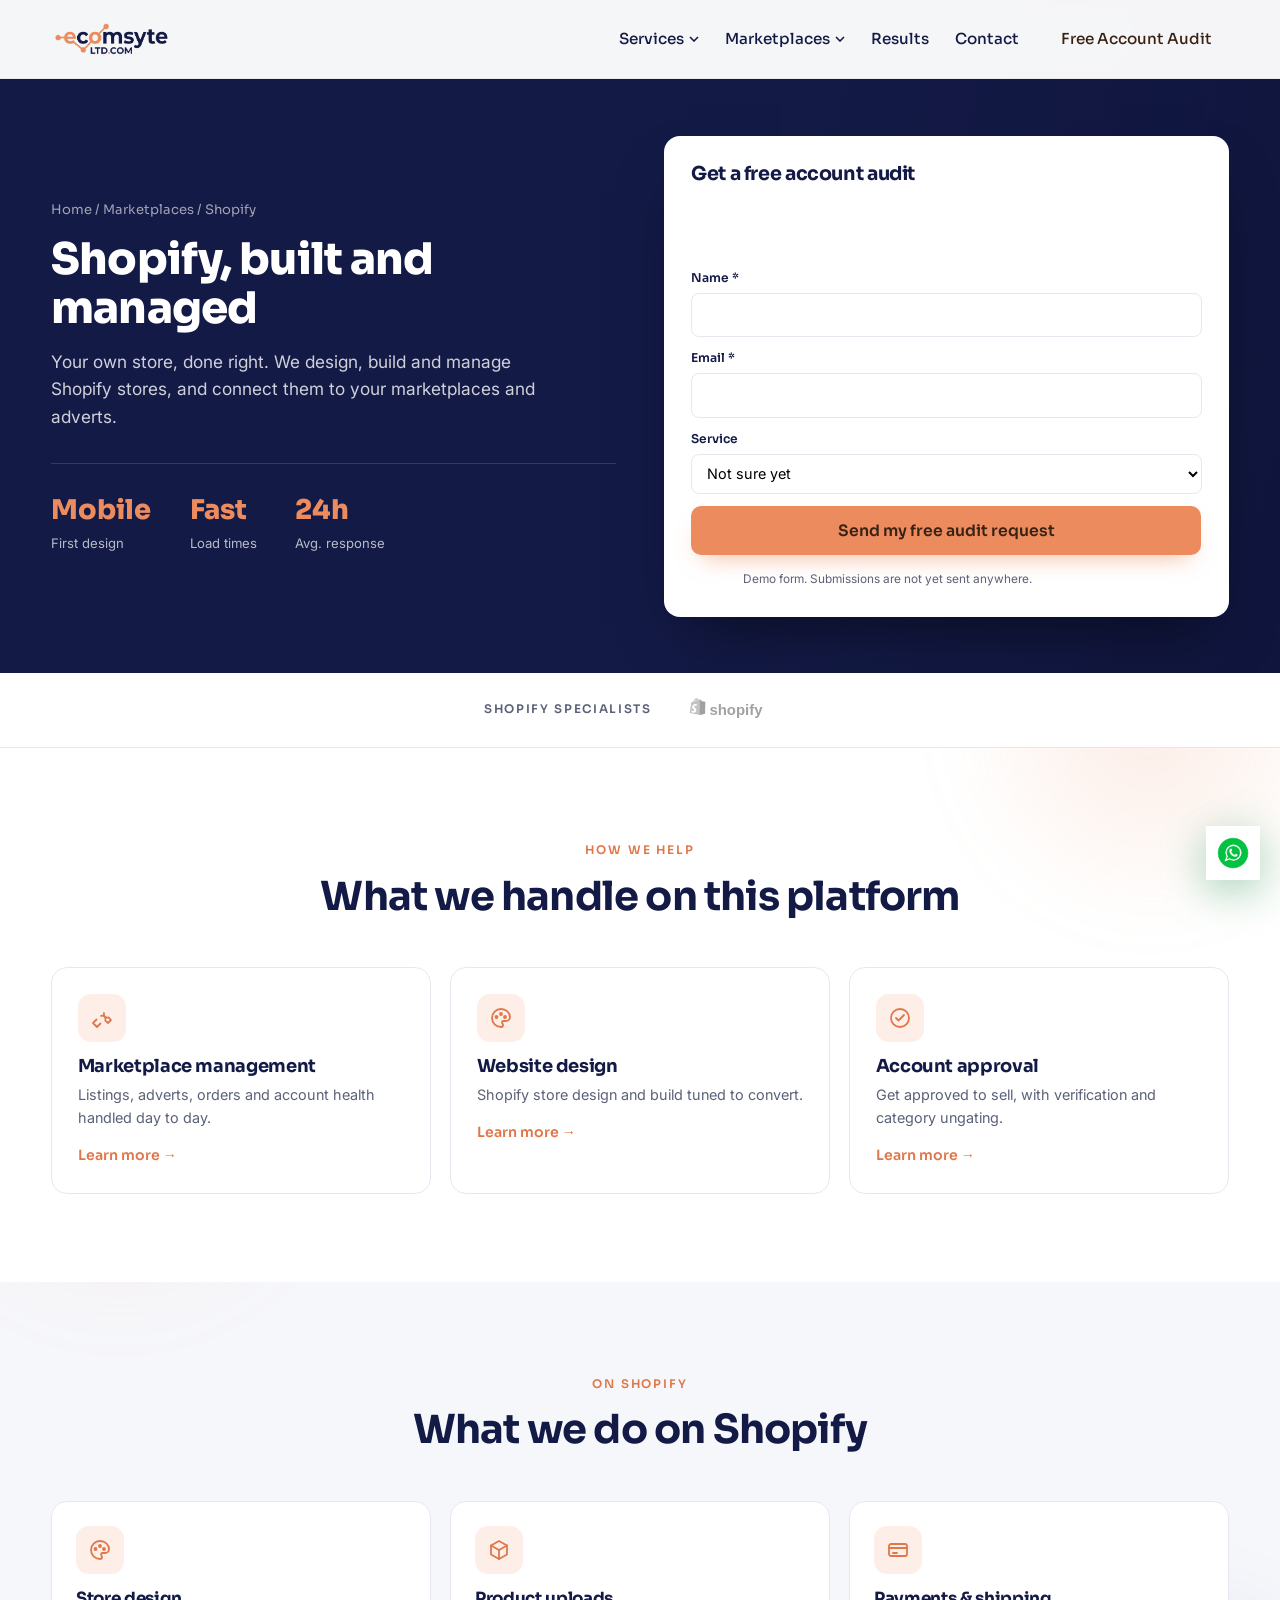
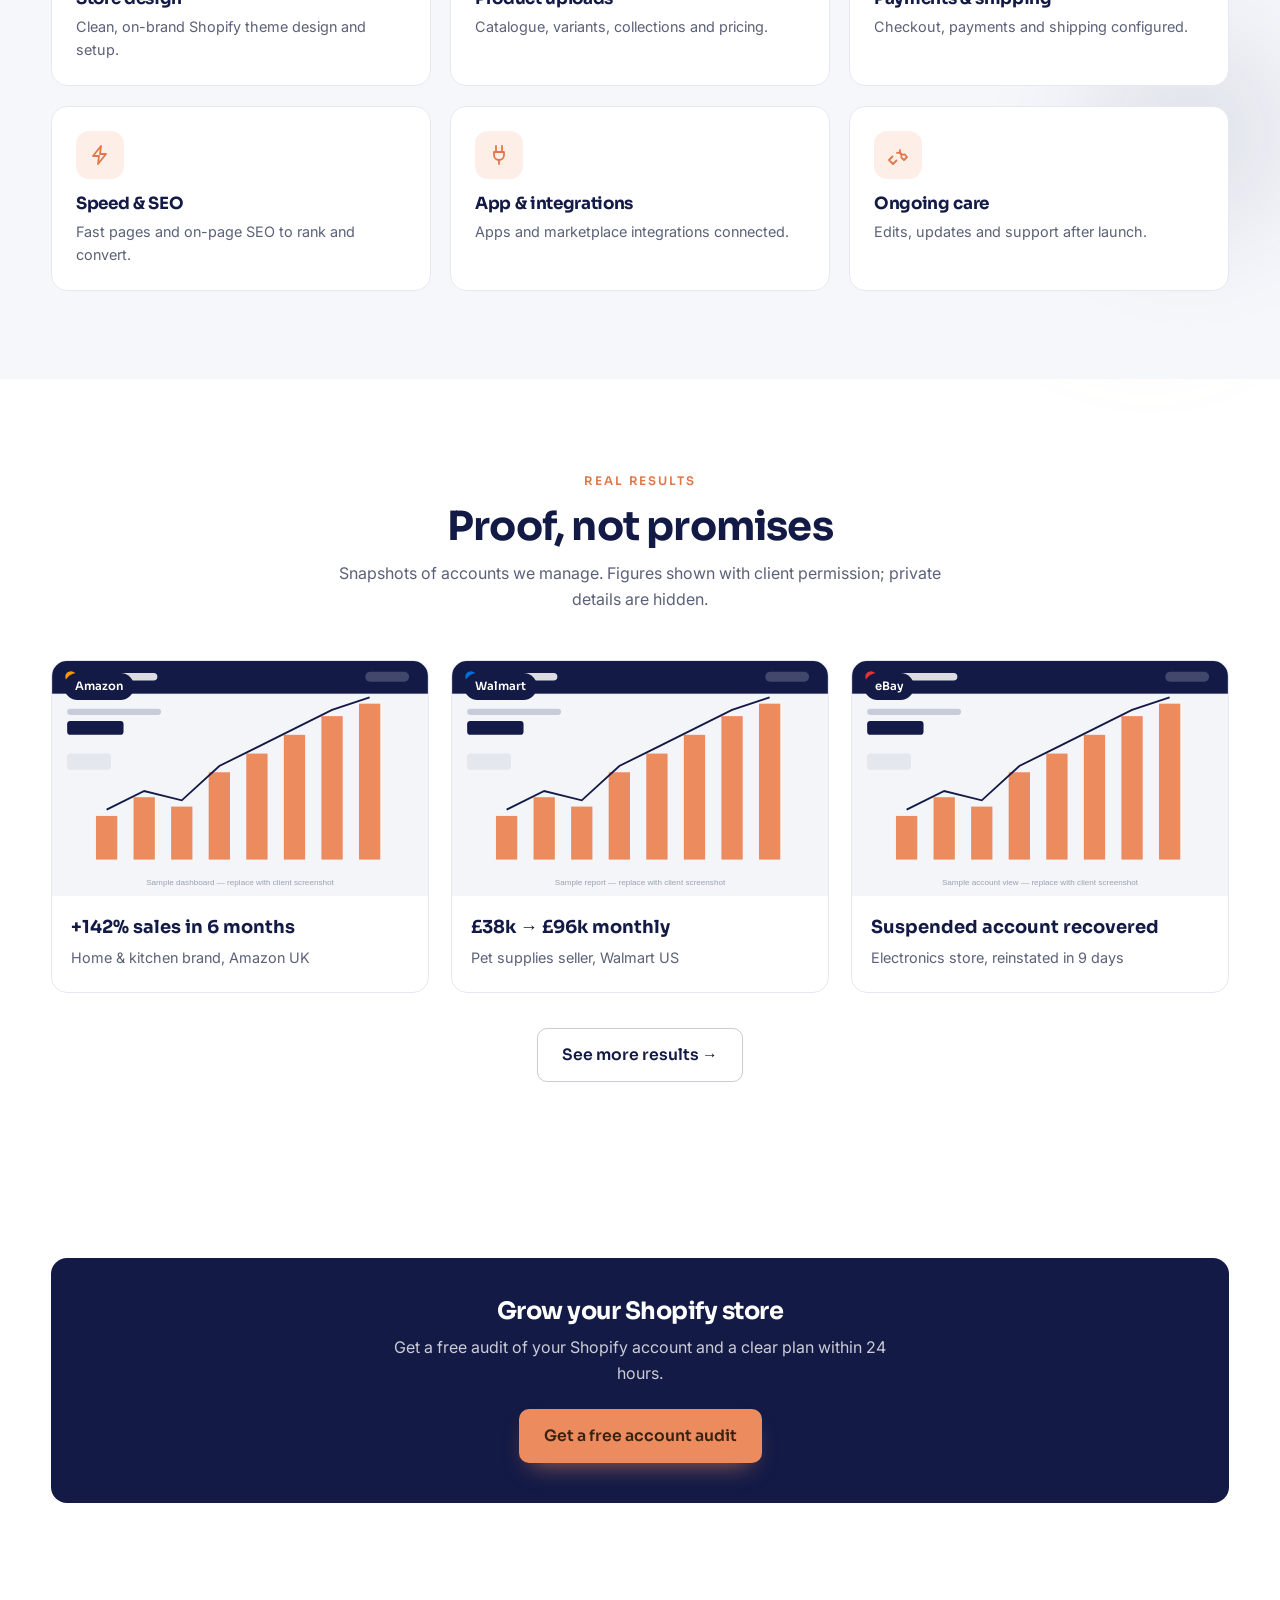
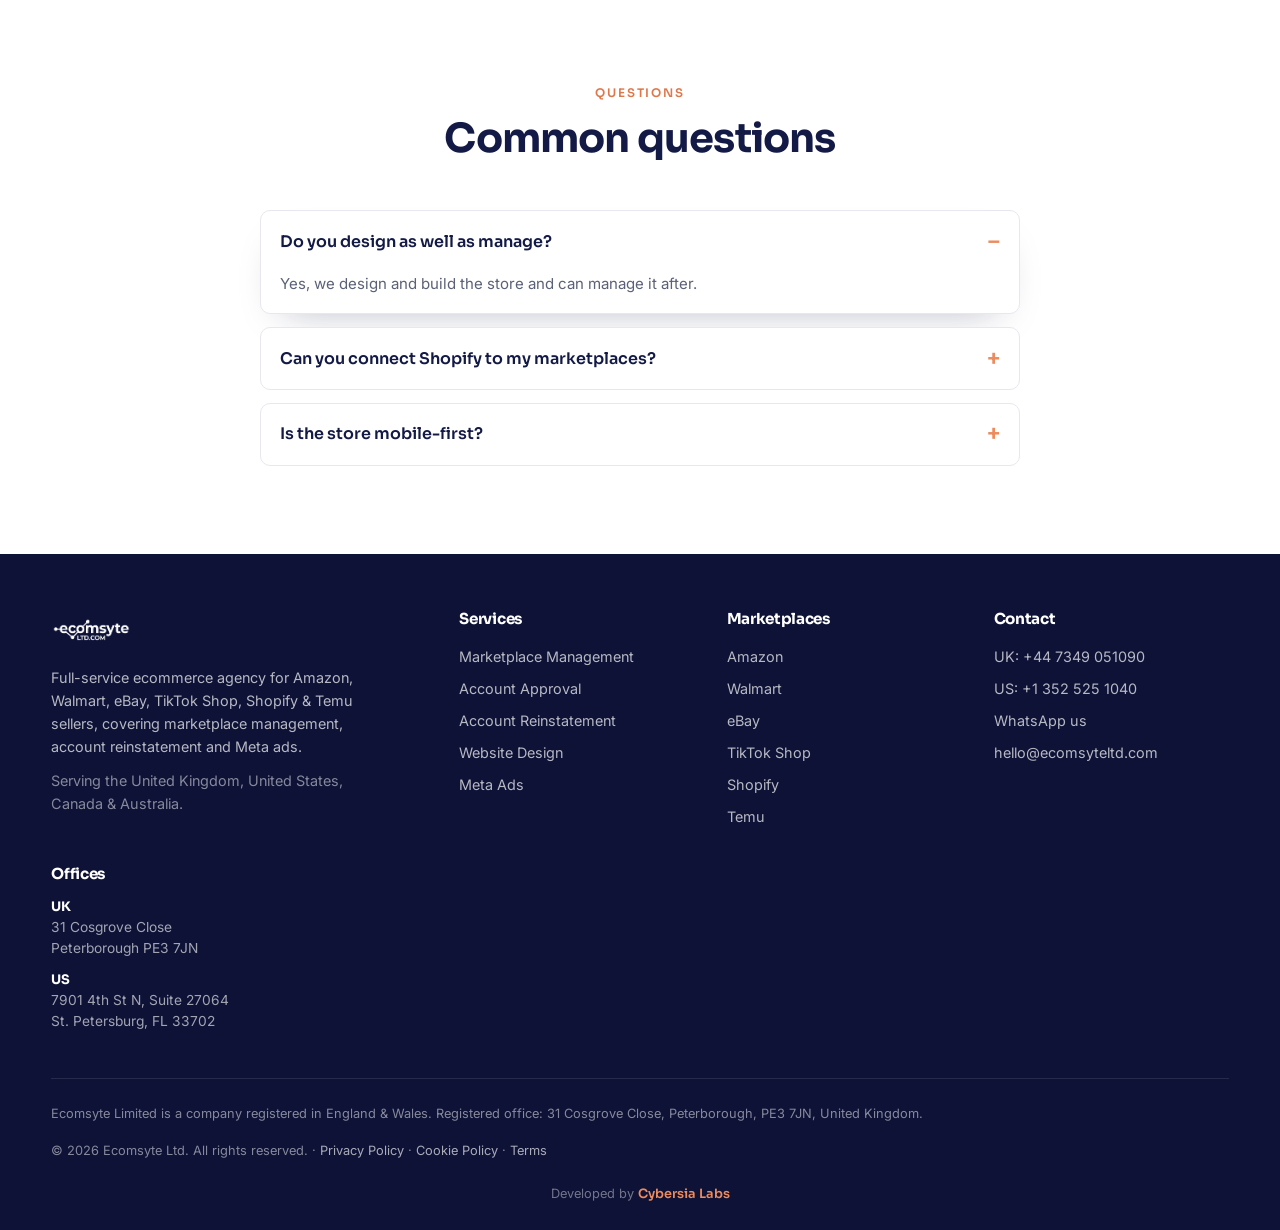
<file: marketplace-shopify.html>
<!DOCTYPE html>
<html lang="en-GB"><head>
<meta charset="UTF-8"><meta name="viewport" content="width=device-width, initial-scale=1.0">
<title>Shopify Store Management & Design | Ecomsyte</title><meta name="description" content="Shopify store design, setup, product uploads and ongoing management, by UK specialists.">
<link rel="icon" type="image/png" href="assets/Favicon.png">
<link rel="preconnect" href="https://fonts.googleapis.com"><link rel="preconnect" href="https://fonts.gstatic.com" crossorigin>
<link href="https://fonts.googleapis.com/css2?family=Sora:wght@400;500;600;700;800&family=Inter:wght@400;500;600&display=swap" rel="stylesheet">
<link rel="stylesheet" href="style.css"></head><body class="inner">
<!-- ===================== HEADER ===================== -->
<header class="site-header" id="header">
  <div class="wrap header__inner">
    <a href="index.html" class="brand" aria-label="Ecomsyte home">
      <img src="assets/9.png" alt="Ecomsyte Ltd" class="brand__logo">
    </a>

    <nav class="nav" id="nav">
      <div class="nav__drop">
        <button class="nav__dropbtn" aria-expanded="false">Services <svg viewBox="0 0 10 6" width="10"><path d="M1 1l4 4 4-4" fill="none" stroke="currentColor" stroke-width="1.6"/></svg></button>
        <div class="nav__menu">
          <a href="service-marketplace-management.html">Marketplace Management</a>
          <a href="service-account-approval.html">Account Approval</a>
          <a href="service-account-reinstatement.html">Account Reinstatement</a>
          <a href="service-website-design.html">Website Design</a>
        </div>
      </div>
      <div class="nav__drop">
        <button class="nav__dropbtn" aria-expanded="false">Marketplaces <svg viewBox="0 0 10 6" width="10"><path d="M1 1l4 4 4-4" fill="none" stroke="currentColor" stroke-width="1.6"/></svg></button>
        <div class="nav__menu">
          <a href="marketplace-amazon.html">Amazon</a>
          <a href="marketplace-walmart.html">Walmart</a>
          <a href="marketplace-ebay.html">eBay</a>
          <a href="marketplace-tiktok-shop.html">TikTok Shop</a>
          <a href="marketplace-shopify.html">Shopify</a>
          <a href="marketplace-temu.html">Temu</a>
          <a href="marketplace-meta-ads.html">Meta Ads</a>
        </div>
      </div>
      <a href="results.html">Results</a>
      <a href="contact.html">Contact</a>
      <a href="contact.html" class="nav__cta">Free Account Audit</a>
    </nav>

    <button class="burger" id="burger" aria-label="Open menu" aria-expanded="false">
      <span></span><span></span><span></span>
    </button>
  </div>
</header>

<a id="top"></a>
<section class="page-hero page-hero--form" style="--hero-img:url('https://images.pexels.com/photos/230544/pexels-photo-230544.jpeg?auto=compress&cs=tinysrgb&w=1600')">
  <span class="pfx pfx--e" data-parallax="0.2" aria-hidden="true"></span>
  <div class="wrap page-hero__grid">
    <div class="page-hero__inner">
      <nav class="breadcrumb"><a href="index.html">Home</a> / Marketplaces / Shopify</nav>
      <h1>Shopify, built and managed</h1><p>Your own store, done right. We design, build and manage Shopify stores, and connect them to your marketplaces and adverts.</p>
      <div class="hero-stats"><div><strong>Mobile</strong><span>First design</span></div><div><strong>Fast</strong><span>Load times</span></div><div><strong>24h</strong><span>Avg. response</span></div></div>
    </div>
    <form class="herolead" id="auditForm" novalidate>
      <h3 class="herolead__title">Get a free account audit</h3>
      <p class="herolead__sub">A senior specialist replies within 24 hours. No cost, no obligation.</p>
      <div class="field"><label for="name">Name *</label><input id="name" name="name" type="text" required autocomplete="name"></div>
      <div class="field"><label for="email">Email *</label><input id="email" name="email" type="email" required autocomplete="email"></div>
      <div class="field"><label for="service">Service</label><select id="service" name="service"><option>Marketplace Management</option><option>Account Approval</option><option>Account Reinstatement</option><option>Website Design</option><option selected>Not sure yet</option></select></div>
      <input type="hidden" id="market" name="market" value="Shopify">
      <button type="submit" class="btn btn--primary btn--block">Send my free audit request</button>
      <p class="form__note" id="formNote">Demo form. Submissions are not yet sent anywhere.</p>
    </form>
  </div>
</section><section class="lstrip"><div class="wrap lstrip__inner"><span class="lstrip__label">Shopify specialists</span><div class="lstrip__logos"><span class="lstrip__item"><img src="assets/logos/shopify.svg" alt="Shopify"></span></div></div></section><section class="section"><span class="pfx pfx--a" data-parallax="0.14" aria-hidden="true"></span><div class="wrap"><header class="section__head"><span class="eyebrow">How we help</span><h2>What we handle on this platform</h2></header><div class="svc-links"><a class="svc-link" href="service-marketplace-management.html" data-tilt><div class="svc-link__ic"><svg viewBox="0 0 24 24" fill="none" stroke="currentColor" stroke-width="1.8" stroke-linecap="round" stroke-linejoin="round"><path d="M14 7a3.5 3.5 0 0 0 4.6 4.3L21 14l-3 3-2.7-2.4A3.5 3.5 0 0 0 11 9.9"/><path d="M6.5 13.5L3 17l4 4 3.5-3.5"/></svg></div><h3>Marketplace management</h3><p>Listings, adverts, orders and account health handled day to day.</p><span class="svc-link__go">Learn more →</span></a><a class="svc-link" href="service-website-design.html" data-tilt><div class="svc-link__ic"><svg viewBox="0 0 24 24" fill="none" stroke="currentColor" stroke-width="1.8" stroke-linecap="round" stroke-linejoin="round"><path d="M12 3a9 9 0 0 0 0 18c1.4 0 2-1 2-2 0-1.3-1-1.5-1-2.5 0-.8.7-1.5 1.5-1.5H17a4 4 0 0 0 4-4c0-4.4-4-8-9-8z"/><circle cx="7.5" cy="11" r="1"/><circle cx="12" cy="8" r="1"/><circle cx="16" cy="11" r="1"/></svg></div><h3>Website design</h3><p>Shopify store design and build tuned to convert.</p><span class="svc-link__go">Learn more →</span></a><a class="svc-link" href="service-account-approval.html" data-tilt><div class="svc-link__ic"><svg viewBox="0 0 24 24" fill="none" stroke="currentColor" stroke-width="1.8" stroke-linecap="round" stroke-linejoin="round"><circle cx="12" cy="12" r="9"/><path d="M8 12l2.5 2.5L16 9"/></svg></div><h3>Account approval</h3><p>Get approved to sell, with verification and category ungating.</p><span class="svc-link__go">Learn more →</span></a></div></div></section><section class="section section--tint"><span class="pfx pfx--b" data-parallax="0.2" aria-hidden="true"></span><span class="pfx pfx--c" data-parallax="0.12" aria-hidden="true"></span><div class="wrap"><header class="section__head"><span class="eyebrow">On Shopify</span><h2>What we do on Shopify</h2></header><div class="deliver"><div class="deliver__item" data-tilt><div class="deliver__ic"><svg viewBox="0 0 24 24" fill="none" stroke="currentColor" stroke-width="1.8" stroke-linecap="round" stroke-linejoin="round"><path d="M12 3a9 9 0 0 0 0 18c1.4 0 2-1 2-2 0-1.3-1-1.5-1-2.5 0-.8.7-1.5 1.5-1.5H17a4 4 0 0 0 4-4c0-4.4-4-8-9-8z"/><circle cx="7.5" cy="11" r="1"/><circle cx="12" cy="8" r="1"/><circle cx="16" cy="11" r="1"/></svg></div><h3>Store design</h3><p>Clean, on-brand Shopify theme design and setup.</p></div><div class="deliver__item" data-tilt><div class="deliver__ic"><svg viewBox="0 0 24 24" fill="none" stroke="currentColor" stroke-width="1.8" stroke-linecap="round" stroke-linejoin="round"><path d="M12 3l8 4.5v9L12 21 4 16.5v-9L12 3z"/><path d="M4 7.5l8 4.5 8-4.5"/><path d="M12 12v9"/></svg></div><h3>Product uploads</h3><p>Catalogue, variants, collections and pricing.</p></div><div class="deliver__item" data-tilt><div class="deliver__ic"><svg viewBox="0 0 24 24" fill="none" stroke="currentColor" stroke-width="1.8" stroke-linecap="round" stroke-linejoin="round"><rect x="3" y="6" width="18" height="12" rx="2"/><path d="M3 10h18M7 15h4"/></svg></div><h3>Payments & shipping</h3><p>Checkout, payments and shipping configured.</p></div><div class="deliver__item" data-tilt><div class="deliver__ic"><svg viewBox="0 0 24 24" fill="none" stroke="currentColor" stroke-width="1.8" stroke-linecap="round" stroke-linejoin="round"><path d="M13 3L5 13h6l-1 8 8-10h-6l1-8z"/></svg></div><h3>Speed & SEO</h3><p>Fast pages and on-page SEO to rank and convert.</p></div><div class="deliver__item" data-tilt><div class="deliver__ic"><svg viewBox="0 0 24 24" fill="none" stroke="currentColor" stroke-width="1.8" stroke-linecap="round" stroke-linejoin="round"><path d="M9 3v6M15 3v6"/><path d="M7 9h10v3a5 5 0 0 1-10 0V9z"/><path d="M12 17v4"/></svg></div><h3>App & integrations</h3><p>Apps and marketplace integrations connected.</p></div><div class="deliver__item" data-tilt><div class="deliver__ic"><svg viewBox="0 0 24 24" fill="none" stroke="currentColor" stroke-width="1.8" stroke-linecap="round" stroke-linejoin="round"><path d="M14 7a3.5 3.5 0 0 0 4.6 4.3L21 14l-3 3-2.7-2.4A3.5 3.5 0 0 0 11 9.9"/><path d="M6.5 13.5L3 17l4 4 3.5-3.5"/></svg></div><h3>Ongoing care</h3><p>Edits, updates and support after launch.</p></div></div></div></section><section class="section" id="results"><span class="pfx pfx--a" data-parallax="0.15" aria-hidden="true"></span><div class="wrap">
<header class="section__head"><span class="eyebrow">Real results</span><h2>Proof, not promises</h2><p>Snapshots of accounts we manage. Figures shown with client permission; private details are hidden.</p></header>
<div class="results-grid">
<figure class="result-card" data-tilt><div class="result-shot"><img src="assets/results/amazon-dash.svg" alt="Amazon dashboard (sample placeholder)"><span class="result-badge">Amazon</span></div><figcaption><strong>+142% sales in 6 months</strong><span>Home &amp; kitchen brand, Amazon UK</span></figcaption></figure>
<figure class="result-card" data-tilt><div class="result-shot"><img src="assets/results/walmart-dash.svg" alt="Walmart report (sample placeholder)"><span class="result-badge">Walmart</span></div><figcaption><strong>£38k → £96k monthly</strong><span>Pet supplies seller, Walmart US</span></figcaption></figure>
<figure class="result-card" data-tilt><div class="result-shot"><img src="assets/results/ebay-dash.svg" alt="eBay view (sample placeholder)"><span class="result-badge">eBay</span></div><figcaption><strong>Suspended account recovered</strong><span>Electronics store, reinstated in 9 days</span></figcaption></figure>
</div><div class="results-cta"><a href="results.html" class="btn btn--ghost">See more results →</a></div></div></section><section class="section"><div class="wrap"><div class="cta-band"><span class="pfx pfx--e" data-parallax="0.2" aria-hidden="true"></span><div style="position:relative;z-index:1"><h2>Grow your Shopify store</h2><p>Get a free audit of your Shopify account and a clear plan within 24 hours.</p><a href="contact.html" class="btn btn--primary">Get a free account audit</a></div></div></div></section><section class="section"><div class="wrap" style="max-width:760px"><header class="section__head"><span class="eyebrow">Questions</span><h2>Common questions</h2></header><div class="faq"><details class="faq__item" open><summary>Do you design as well as manage?</summary><p>Yes, we design and build the store and can manage it after.</p></details><details class="faq__item"><summary>Can you connect Shopify to my marketplaces?</summary><p>Yes, we integrate Shopify with your selling channels.</p></details><details class="faq__item"><summary>Is the store mobile-first?</summary><p>Always. Most Shopify revenue is mobile, so we design that first.</p></details></div></div></section><!-- ===================== FOOTER ===================== -->
<footer class="site-footer">
  <div class="wrap footer__grid">
    <div class="footer__brand">
      <img src="assets/9-white.png" alt="Ecomsyte Ltd">
      <p>Full-service ecommerce agency for Amazon, Walmart, eBay, TikTok Shop, Shopify & Temu
         sellers, covering marketplace management, account reinstatement and Meta ads.</p>
      <p class="footer__serving">Serving the United Kingdom, United States, Canada & Australia.</p>
    </div>

    <div class="footer__col">
      <h4>Services</h4>
      <a href="service-marketplace-management.html">Marketplace Management</a>
      <a href="service-account-approval.html">Account Approval</a>
      <a href="service-account-reinstatement.html">Account Reinstatement</a>
      <a href="service-website-design.html">Website Design</a>
      <a href="marketplace-meta-ads.html">Meta Ads</a>
    </div>

    <div class="footer__col">
      <h4>Marketplaces</h4>
      <a href="marketplace-amazon.html">Amazon</a>
      <a href="marketplace-walmart.html">Walmart</a>
      <a href="marketplace-ebay.html">eBay</a>
      <a href="marketplace-tiktok-shop.html">TikTok Shop</a>
      <a href="marketplace-shopify.html">Shopify</a>
      <a href="marketplace-temu.html">Temu</a>
    </div>

    <div class="footer__col">
      <h4>Contact</h4>
      <a href="tel:+447349051090">UK: +44 7349 051090</a>
      <a href="tel:+13525251040">US: +1 352 525 1040</a>
      <a href="https://wa.me/447349051090">WhatsApp us</a>
      <a href="mailto:hello@ecomsyteltd.com">hello@ecomsyteltd.com</a>
    </div>

    <div class="footer__col">
      <h4>Offices</h4>
      <p class="footer__addr"><strong>UK</strong><br>31 Cosgrove Close<br>Peterborough PE3 7JN</p>
      <p class="footer__addr"><strong>US</strong><br>7901 4th St N, Suite 27064<br>St. Petersburg, FL 33702</p>
    </div>
  </div>

  <div class="wrap footer__legal">
    <p>Ecomsyte Limited is a company registered in England &amp; Wales. Registered office: 31 Cosgrove Close, Peterborough, PE3 7JN, United Kingdom.</p>
    <p class="footer__copy">© 2026 Ecomsyte Ltd. All rights reserved. ·
       <a href="#">Privacy Policy</a> · <a href="#">Cookie Policy</a> · <a href="#">Terms</a></p>
    <p class="footer__credit">Developed by
       <a href="https://cybersialabs.com" target="_blank" rel="noopener">Cybersia Labs</a></p>
  </div>
</footer>

<!-- floating action buttons -->
<a href="https://wa.me/447349051090" class="fab fab--wa" target="_blank" rel="noopener" aria-label="Chat on WhatsApp"><img src="assets/whatsapp.png" alt="WhatsApp"></a>
<button class="fab fab--top" id="toTop" aria-label="Back to top">
  <svg viewBox="0 0 24 24" width="22" height="22" fill="none" stroke="currentColor" stroke-width="2.2" stroke-linecap="round" stroke-linejoin="round"><path d="M12 19V5M6 11l6-6 6 6"/></svg>
</button>

<script src="script.js"></script>
</body></html>
</file>
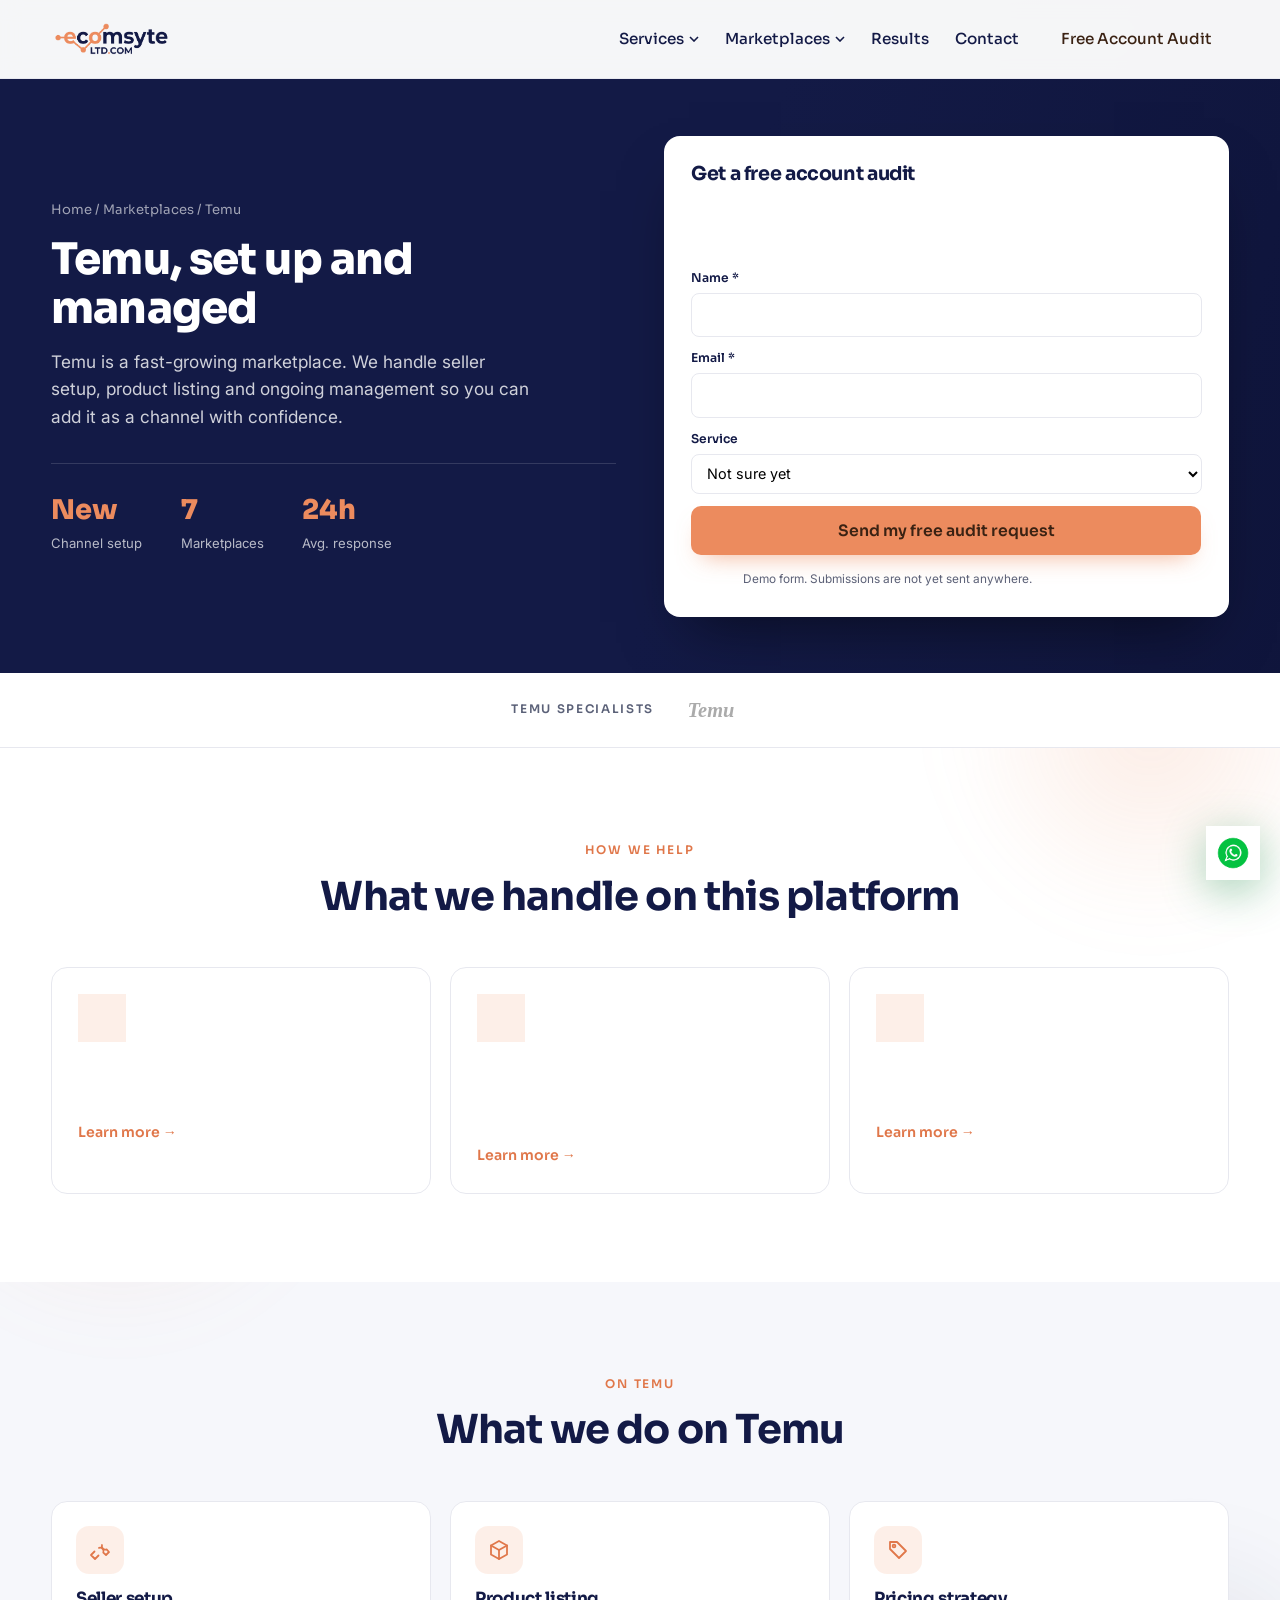
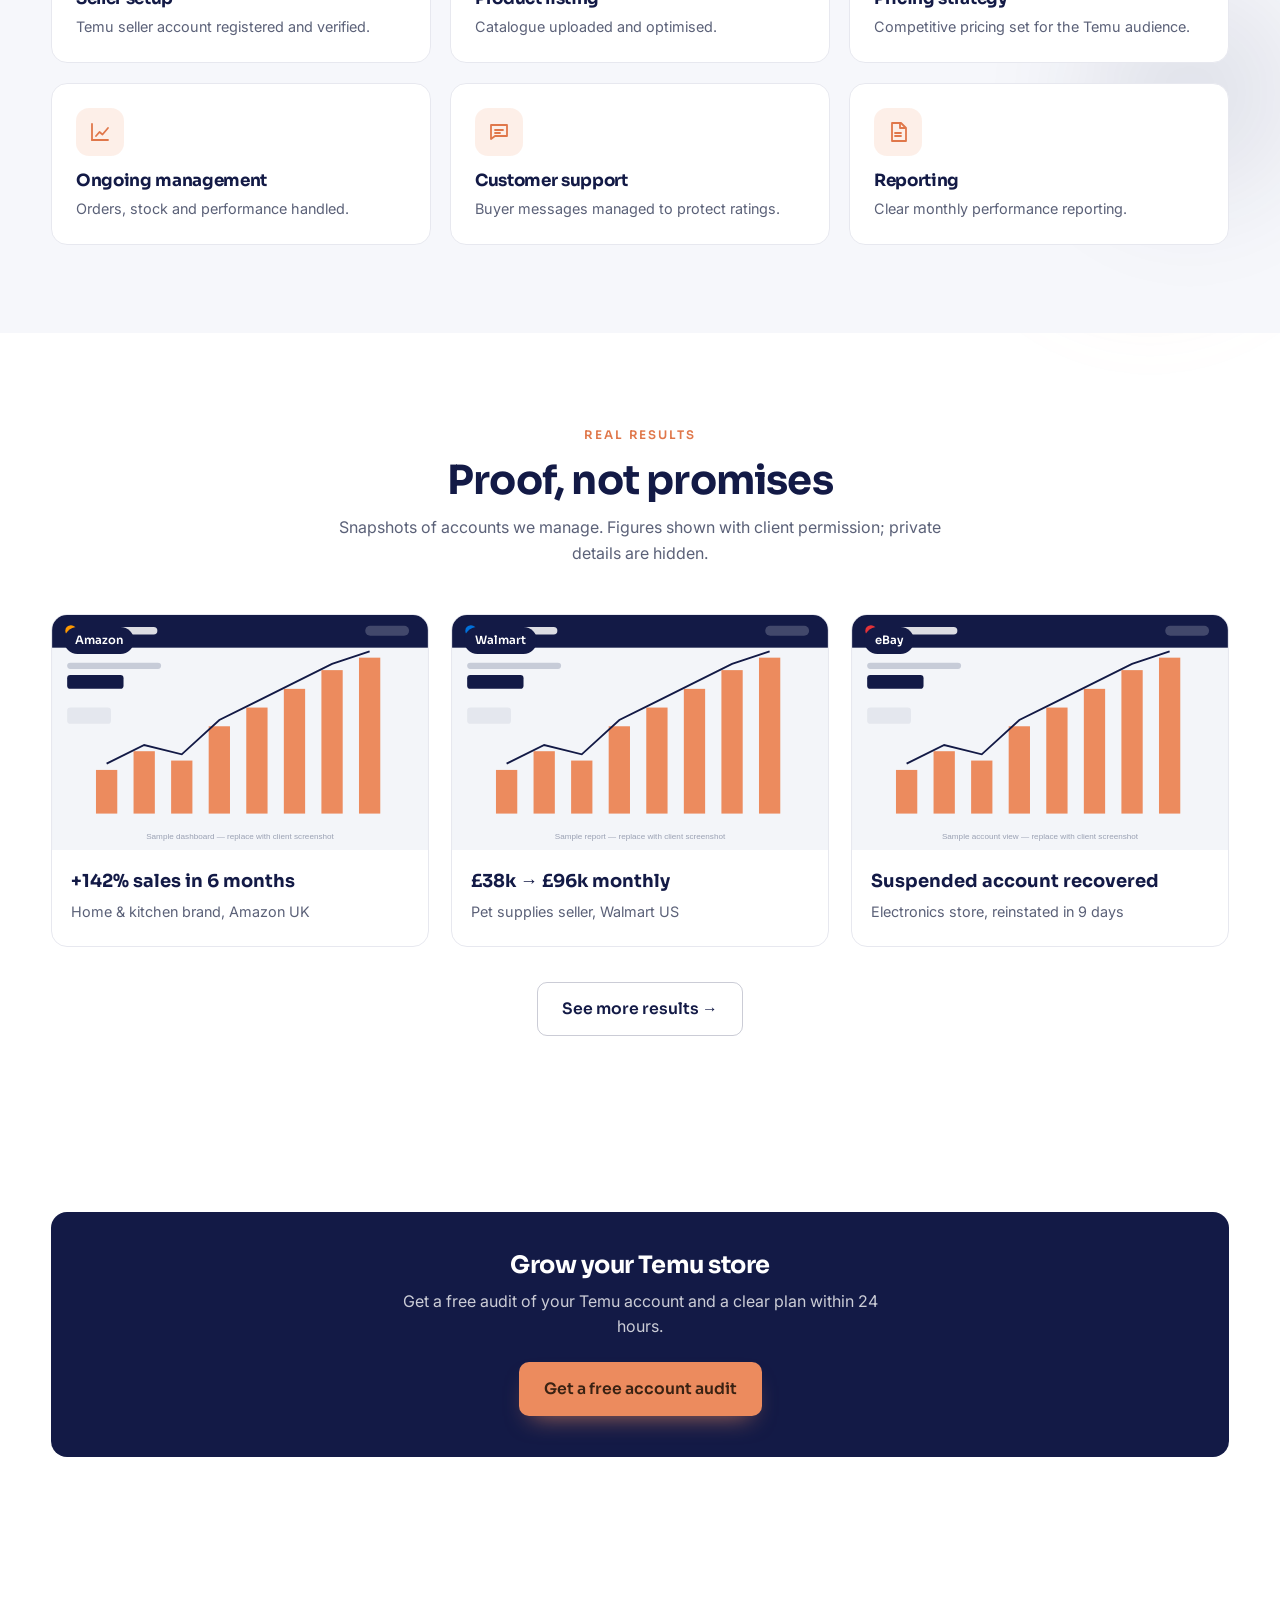
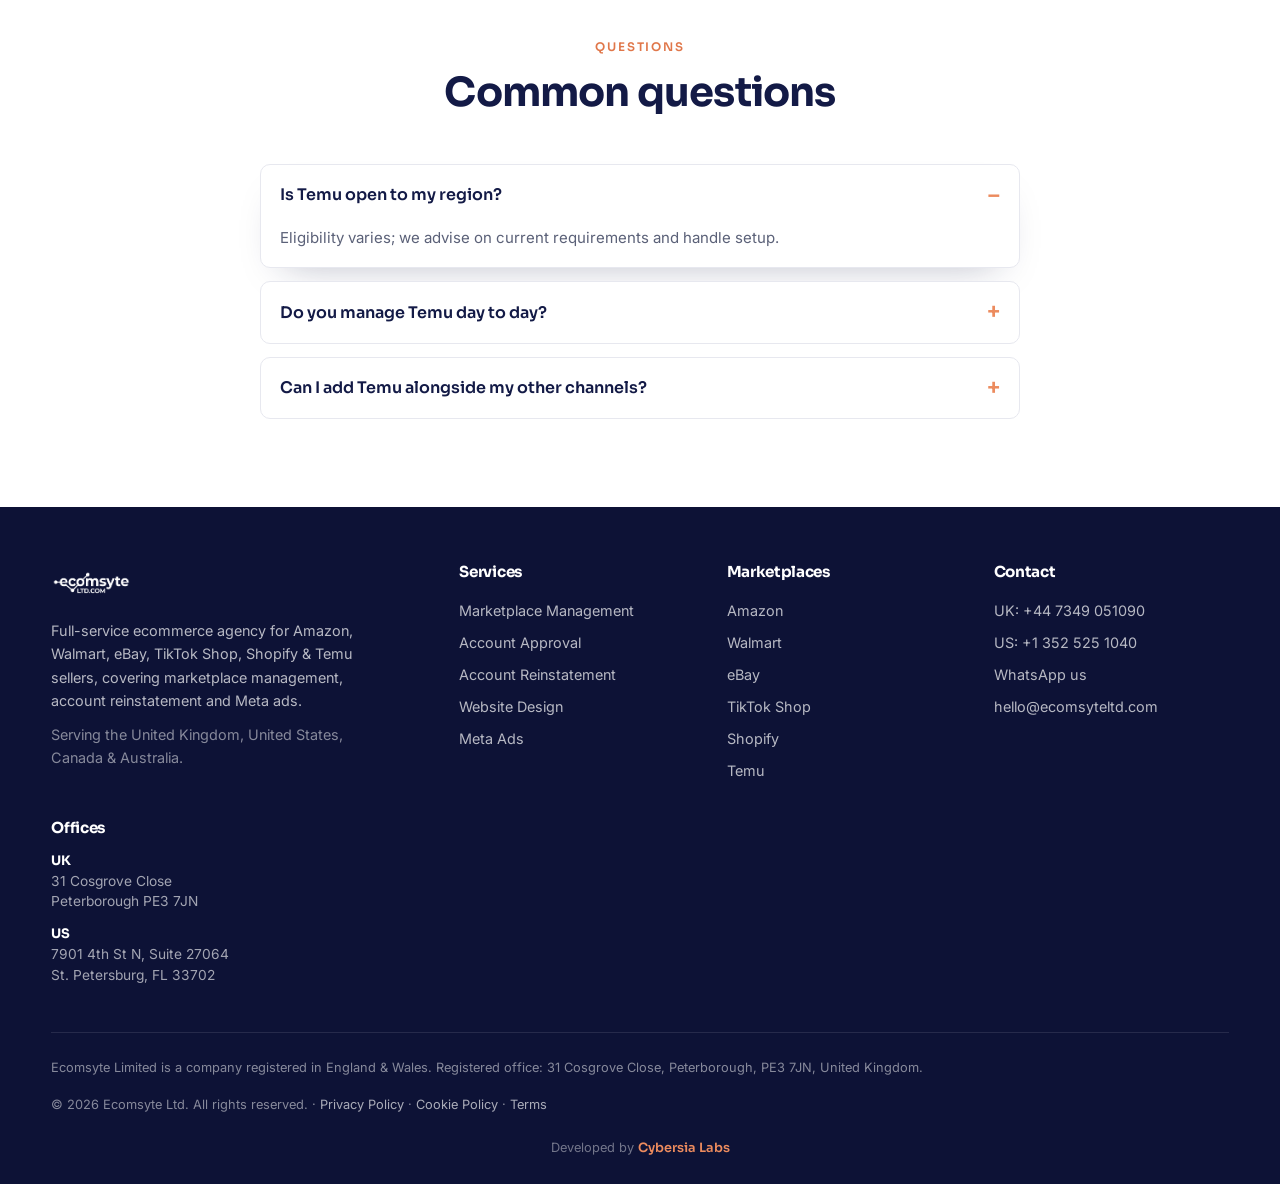
<file: marketplace-temu.html>
<!DOCTYPE html>
<html lang="en-GB"><head>
<meta charset="UTF-8"><meta name="viewport" content="width=device-width, initial-scale=1.0">
<title>Temu Seller Account Setup & Management | Ecomsyte</title><meta name="description" content="Temu seller account setup, product listing and ongoing management, by UK specialists.">
<link rel="icon" type="image/png" href="assets/Favicon.png">
<link rel="preconnect" href="https://fonts.googleapis.com"><link rel="preconnect" href="https://fonts.gstatic.com" crossorigin>
<link href="https://fonts.googleapis.com/css2?family=Sora:wght@400;500;600;700;800&family=Inter:wght@400;500;600&display=swap" rel="stylesheet">
<link rel="stylesheet" href="style.css"></head><body class="inner">
<!-- ===================== HEADER ===================== -->
<header class="site-header" id="header">
  <div class="wrap header__inner">
    <a href="index.html" class="brand" aria-label="Ecomsyte home">
      <img src="assets/9.png" alt="Ecomsyte Ltd" class="brand__logo">
    </a>

    <nav class="nav" id="nav">
      <div class="nav__drop">
        <button class="nav__dropbtn" aria-expanded="false">Services <svg viewBox="0 0 10 6" width="10"><path d="M1 1l4 4 4-4" fill="none" stroke="currentColor" stroke-width="1.6"/></svg></button>
        <div class="nav__menu">
          <a href="service-marketplace-management.html">Marketplace Management</a>
          <a href="service-account-approval.html">Account Approval</a>
          <a href="service-account-reinstatement.html">Account Reinstatement</a>
          <a href="service-website-design.html">Website Design</a>
        </div>
      </div>
      <div class="nav__drop">
        <button class="nav__dropbtn" aria-expanded="false">Marketplaces <svg viewBox="0 0 10 6" width="10"><path d="M1 1l4 4 4-4" fill="none" stroke="currentColor" stroke-width="1.6"/></svg></button>
        <div class="nav__menu">
          <a href="marketplace-amazon.html">Amazon</a>
          <a href="marketplace-walmart.html">Walmart</a>
          <a href="marketplace-ebay.html">eBay</a>
          <a href="marketplace-tiktok-shop.html">TikTok Shop</a>
          <a href="marketplace-shopify.html">Shopify</a>
          <a href="marketplace-temu.html">Temu</a>
          <a href="marketplace-meta-ads.html">Meta Ads</a>
        </div>
      </div>
      <a href="results.html">Results</a>
      <a href="contact.html">Contact</a>
      <a href="contact.html" class="nav__cta">Free Account Audit</a>
    </nav>

    <button class="burger" id="burger" aria-label="Open menu" aria-expanded="false">
      <span></span><span></span><span></span>
    </button>
  </div>
</header>

<a id="top"></a>
<section class="page-hero page-hero--form" style="--hero-img:url('https://images.pexels.com/photos/6214476/pexels-photo-6214476.jpeg?auto=compress&cs=tinysrgb&w=1600')">
  <span class="pfx pfx--e" data-parallax="0.2" aria-hidden="true"></span>
  <div class="wrap page-hero__grid">
    <div class="page-hero__inner">
      <nav class="breadcrumb"><a href="index.html">Home</a> / Marketplaces / Temu</nav>
      <h1>Temu, set up and managed</h1><p>Temu is a fast-growing marketplace. We handle seller setup, product listing and ongoing management so you can add it as a channel with confidence.</p>
      <div class="hero-stats"><div><strong>New</strong><span>Channel setup</span></div><div><strong>7</strong><span>Marketplaces</span></div><div><strong>24h</strong><span>Avg. response</span></div></div>
    </div>
    <form class="herolead" id="auditForm" novalidate>
      <h3 class="herolead__title">Get a free account audit</h3>
      <p class="herolead__sub">A senior specialist replies within 24 hours. No cost, no obligation.</p>
      <div class="field"><label for="name">Name *</label><input id="name" name="name" type="text" required autocomplete="name"></div>
      <div class="field"><label for="email">Email *</label><input id="email" name="email" type="email" required autocomplete="email"></div>
      <div class="field"><label for="service">Service</label><select id="service" name="service"><option>Marketplace Management</option><option>Account Approval</option><option>Account Reinstatement</option><option>Website Design</option><option selected>Not sure yet</option></select></div>
      <input type="hidden" id="market" name="market" value="Temu">
      <button type="submit" class="btn btn--primary btn--block">Send my free audit request</button>
      <p class="form__note" id="formNote">Demo form. Submissions are not yet sent anywhere.</p>
    </form>
  </div>
</section><section class="lstrip"><div class="wrap lstrip__inner"><span class="lstrip__label">Temu specialists</span><div class="lstrip__logos"><span class="lstrip__item"><img src="assets/logos/temu.svg" alt="Temu"></span></div></div></section><section class="section"><span class="pfx pfx--a" data-parallax="0.14" aria-hidden="true"></span><div class="wrap"><header class="section__head"><span class="eyebrow">How we help</span><h2>What we handle on this platform</h2></header><div class="svc-links"><a class="svc-link" href="service-account-approval.html" data-tilt><div class="svc-link__ic"><svg viewBox="0 0 24 24" fill="none" stroke="currentColor" stroke-width="1.8" stroke-linecap="round" stroke-linejoin="round"><path d="M14 7a3.5 3.5 0 0 0 4.6 4.3L21 14l-3 3-2.7-2.4A3.5 3.5 0 0 0 11 9.9"/><path d="M6.5 13.5L3 17l4 4 3.5-3.5"/></svg></div><h3>Account setup</h3><p>Temu seller account registered and configured.</p><span class="svc-link__go">Learn more →</span></a><a class="svc-link" href="service-marketplace-management.html" data-tilt><div class="svc-link__ic"><svg viewBox="0 0 24 24" fill="none" stroke="currentColor" stroke-width="1.8" stroke-linecap="round" stroke-linejoin="round"><path d="M14 7a3.5 3.5 0 0 0 4.6 4.3L21 14l-3 3-2.7-2.4A3.5 3.5 0 0 0 11 9.9"/><path d="M6.5 13.5L3 17l4 4 3.5-3.5"/></svg></div><h3>Marketplace management</h3><p>Listings, adverts, orders and account health handled day to day.</p><span class="svc-link__go">Learn more →</span></a><a class="svc-link" href="service-marketplace-management.html" data-tilt><div class="svc-link__ic"><svg viewBox="0 0 24 24" fill="none" stroke="currentColor" stroke-width="1.8" stroke-linecap="round" stroke-linejoin="round"><path d="M12 3l8 4.5v9L12 21 4 16.5v-9L12 3z"/><path d="M4 7.5l8 4.5 8-4.5"/><path d="M12 12v9"/></svg></div><h3>Listing & catalogue</h3><p>Products listed and optimised for Temu.</p><span class="svc-link__go">Learn more →</span></a></div></div></section><section class="section section--tint"><span class="pfx pfx--b" data-parallax="0.2" aria-hidden="true"></span><span class="pfx pfx--c" data-parallax="0.12" aria-hidden="true"></span><div class="wrap"><header class="section__head"><span class="eyebrow">On Temu</span><h2>What we do on Temu</h2></header><div class="deliver"><div class="deliver__item" data-tilt><div class="deliver__ic"><svg viewBox="0 0 24 24" fill="none" stroke="currentColor" stroke-width="1.8" stroke-linecap="round" stroke-linejoin="round"><path d="M14 7a3.5 3.5 0 0 0 4.6 4.3L21 14l-3 3-2.7-2.4A3.5 3.5 0 0 0 11 9.9"/><path d="M6.5 13.5L3 17l4 4 3.5-3.5"/></svg></div><h3>Seller setup</h3><p>Temu seller account registered and verified.</p></div><div class="deliver__item" data-tilt><div class="deliver__ic"><svg viewBox="0 0 24 24" fill="none" stroke="currentColor" stroke-width="1.8" stroke-linecap="round" stroke-linejoin="round"><path d="M12 3l8 4.5v9L12 21 4 16.5v-9L12 3z"/><path d="M4 7.5l8 4.5 8-4.5"/><path d="M12 12v9"/></svg></div><h3>Product listing</h3><p>Catalogue uploaded and optimised.</p></div><div class="deliver__item" data-tilt><div class="deliver__ic"><svg viewBox="0 0 24 24" fill="none" stroke="currentColor" stroke-width="1.8" stroke-linecap="round" stroke-linejoin="round"><path d="M4 4h7l9 9-7 7-9-9V4z"/><circle cx="8" cy="8" r="1.4"/></svg></div><h3>Pricing strategy</h3><p>Competitive pricing set for the Temu audience.</p></div><div class="deliver__item" data-tilt><div class="deliver__ic"><svg viewBox="0 0 24 24" fill="none" stroke="currentColor" stroke-width="1.8" stroke-linecap="round" stroke-linejoin="round"><path d="M4 20V4"/><path d="M4 20h16"/><path d="M8 16l3.5-4 3 2.5L20 8"/></svg></div><h3>Ongoing management</h3><p>Orders, stock and performance handled.</p></div><div class="deliver__item" data-tilt><div class="deliver__ic"><svg viewBox="0 0 24 24" fill="none" stroke="currentColor" stroke-width="1.8" stroke-linecap="round" stroke-linejoin="round"><path d="M4 5h16v11H8l-4 3V5z"/><path d="M8 10h8M8 13h5"/></svg></div><h3>Customer support</h3><p>Buyer messages managed to protect ratings.</p></div><div class="deliver__item" data-tilt><div class="deliver__ic"><svg viewBox="0 0 24 24" fill="none" stroke="currentColor" stroke-width="1.8" stroke-linecap="round" stroke-linejoin="round"><path d="M6 3h9l5 5v13H6z"/><path d="M14 3v5h5"/><path d="M9 13h6M9 16h6"/></svg></div><h3>Reporting</h3><p>Clear monthly performance reporting.</p></div></div></div></section><section class="section" id="results"><span class="pfx pfx--a" data-parallax="0.15" aria-hidden="true"></span><div class="wrap">
<header class="section__head"><span class="eyebrow">Real results</span><h2>Proof, not promises</h2><p>Snapshots of accounts we manage. Figures shown with client permission; private details are hidden.</p></header>
<div class="results-grid">
<figure class="result-card" data-tilt><div class="result-shot"><img src="assets/results/amazon-dash.svg" alt="Amazon dashboard (sample placeholder)"><span class="result-badge">Amazon</span></div><figcaption><strong>+142% sales in 6 months</strong><span>Home &amp; kitchen brand, Amazon UK</span></figcaption></figure>
<figure class="result-card" data-tilt><div class="result-shot"><img src="assets/results/walmart-dash.svg" alt="Walmart report (sample placeholder)"><span class="result-badge">Walmart</span></div><figcaption><strong>£38k → £96k monthly</strong><span>Pet supplies seller, Walmart US</span></figcaption></figure>
<figure class="result-card" data-tilt><div class="result-shot"><img src="assets/results/ebay-dash.svg" alt="eBay view (sample placeholder)"><span class="result-badge">eBay</span></div><figcaption><strong>Suspended account recovered</strong><span>Electronics store, reinstated in 9 days</span></figcaption></figure>
</div><div class="results-cta"><a href="results.html" class="btn btn--ghost">See more results →</a></div></div></section><section class="section"><div class="wrap"><div class="cta-band"><span class="pfx pfx--e" data-parallax="0.2" aria-hidden="true"></span><div style="position:relative;z-index:1"><h2>Grow your Temu store</h2><p>Get a free audit of your Temu account and a clear plan within 24 hours.</p><a href="contact.html" class="btn btn--primary">Get a free account audit</a></div></div></div></section><section class="section"><div class="wrap" style="max-width:760px"><header class="section__head"><span class="eyebrow">Questions</span><h2>Common questions</h2></header><div class="faq"><details class="faq__item" open><summary>Is Temu open to my region?</summary><p>Eligibility varies; we advise on current requirements and handle setup.</p></details><details class="faq__item"><summary>Do you manage Temu day to day?</summary><p>Yes, from listings to orders and reporting.</p></details><details class="faq__item"><summary>Can I add Temu alongside my other channels?</summary><p>Yes, we manage it as one of your marketplaces.</p></details></div></div></section><!-- ===================== FOOTER ===================== -->
<footer class="site-footer">
  <div class="wrap footer__grid">
    <div class="footer__brand">
      <img src="assets/9-white.png" alt="Ecomsyte Ltd">
      <p>Full-service ecommerce agency for Amazon, Walmart, eBay, TikTok Shop, Shopify & Temu
         sellers, covering marketplace management, account reinstatement and Meta ads.</p>
      <p class="footer__serving">Serving the United Kingdom, United States, Canada & Australia.</p>
    </div>

    <div class="footer__col">
      <h4>Services</h4>
      <a href="service-marketplace-management.html">Marketplace Management</a>
      <a href="service-account-approval.html">Account Approval</a>
      <a href="service-account-reinstatement.html">Account Reinstatement</a>
      <a href="service-website-design.html">Website Design</a>
      <a href="marketplace-meta-ads.html">Meta Ads</a>
    </div>

    <div class="footer__col">
      <h4>Marketplaces</h4>
      <a href="marketplace-amazon.html">Amazon</a>
      <a href="marketplace-walmart.html">Walmart</a>
      <a href="marketplace-ebay.html">eBay</a>
      <a href="marketplace-tiktok-shop.html">TikTok Shop</a>
      <a href="marketplace-shopify.html">Shopify</a>
      <a href="marketplace-temu.html">Temu</a>
    </div>

    <div class="footer__col">
      <h4>Contact</h4>
      <a href="tel:+447349051090">UK: +44 7349 051090</a>
      <a href="tel:+13525251040">US: +1 352 525 1040</a>
      <a href="https://wa.me/447349051090">WhatsApp us</a>
      <a href="mailto:hello@ecomsyteltd.com">hello@ecomsyteltd.com</a>
    </div>

    <div class="footer__col">
      <h4>Offices</h4>
      <p class="footer__addr"><strong>UK</strong><br>31 Cosgrove Close<br>Peterborough PE3 7JN</p>
      <p class="footer__addr"><strong>US</strong><br>7901 4th St N, Suite 27064<br>St. Petersburg, FL 33702</p>
    </div>
  </div>

  <div class="wrap footer__legal">
    <p>Ecomsyte Limited is a company registered in England &amp; Wales. Registered office: 31 Cosgrove Close, Peterborough, PE3 7JN, United Kingdom.</p>
    <p class="footer__copy">© 2026 Ecomsyte Ltd. All rights reserved. ·
       <a href="#">Privacy Policy</a> · <a href="#">Cookie Policy</a> · <a href="#">Terms</a></p>
    <p class="footer__credit">Developed by
       <a href="https://cybersialabs.com" target="_blank" rel="noopener">Cybersia Labs</a></p>
  </div>
</footer>

<!-- floating action buttons -->
<a href="https://wa.me/447349051090" class="fab fab--wa" target="_blank" rel="noopener" aria-label="Chat on WhatsApp"><img src="assets/whatsapp.png" alt="WhatsApp"></a>
<button class="fab fab--top" id="toTop" aria-label="Back to top">
  <svg viewBox="0 0 24 24" width="22" height="22" fill="none" stroke="currentColor" stroke-width="2.2" stroke-linecap="round" stroke-linejoin="round"><path d="M12 19V5M6 11l6-6 6 6"/></svg>
</button>

<script src="script.js"></script>
</body></html>
</file>
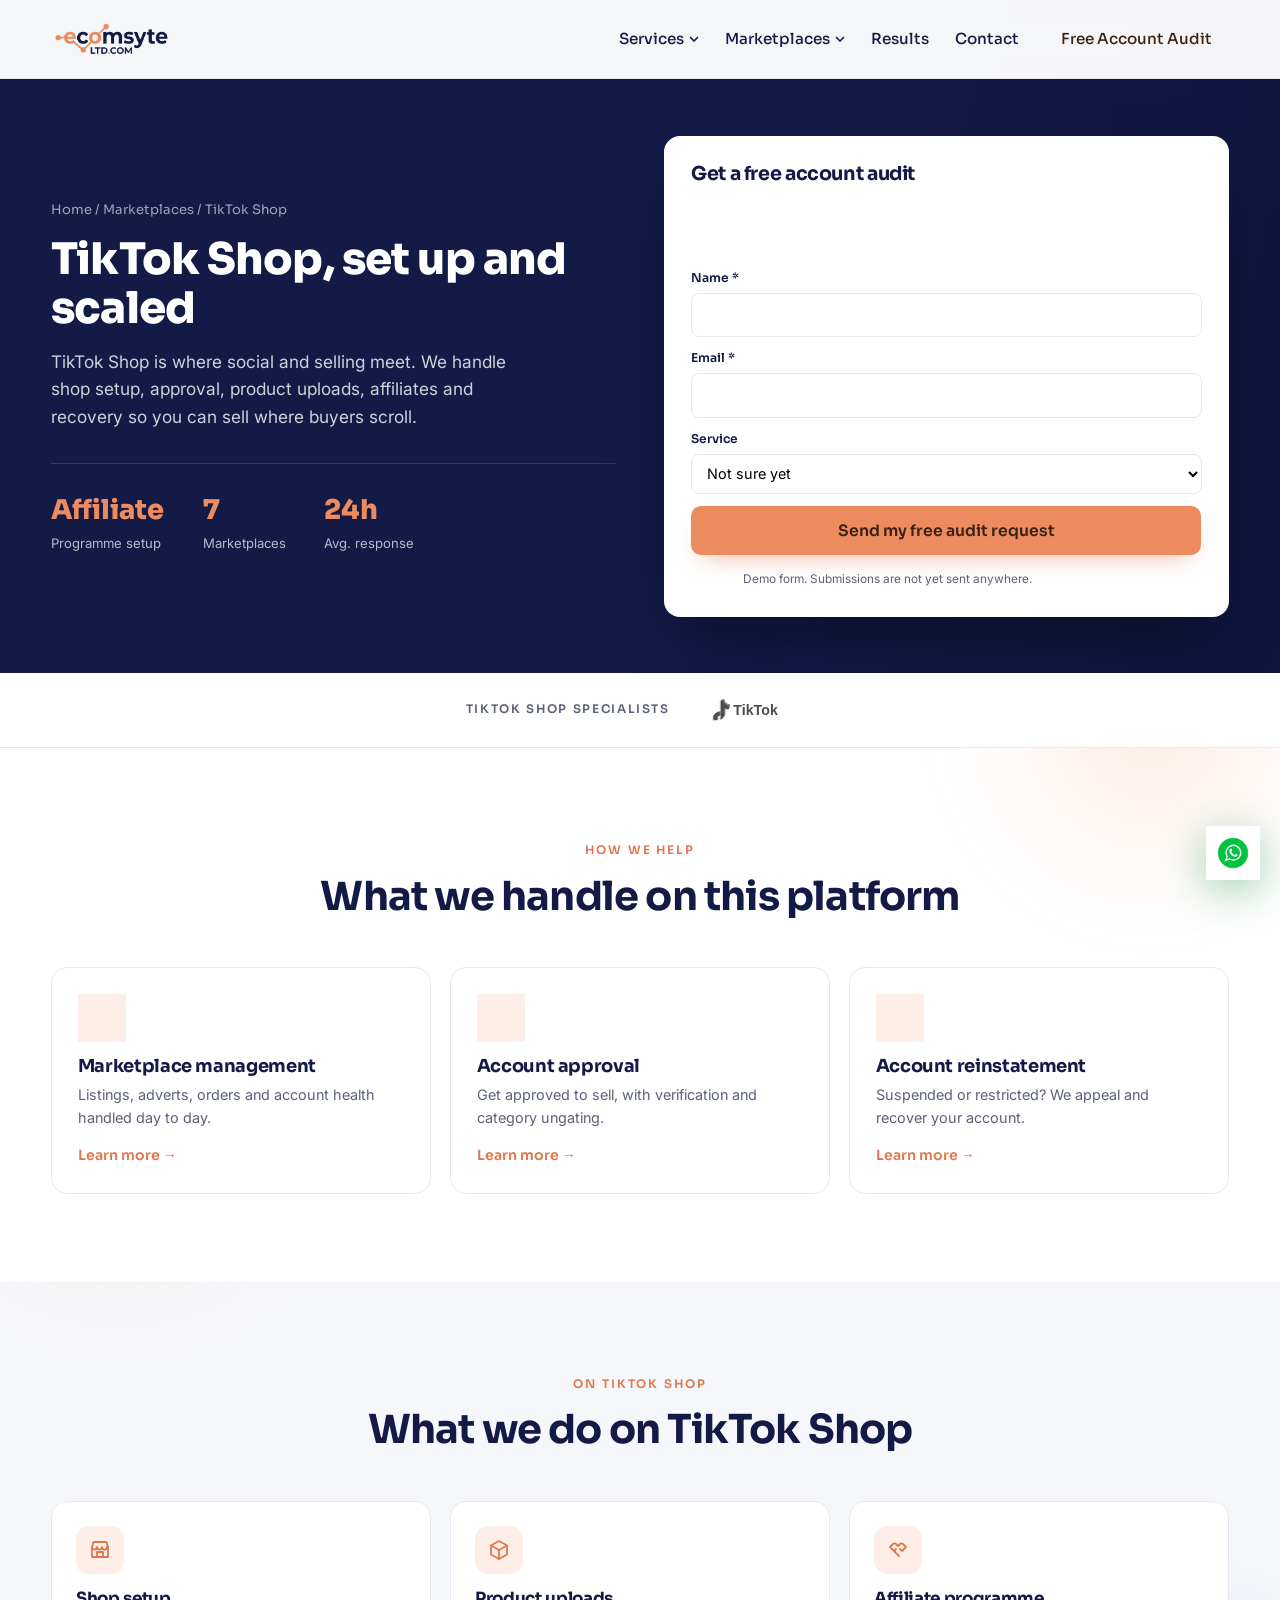
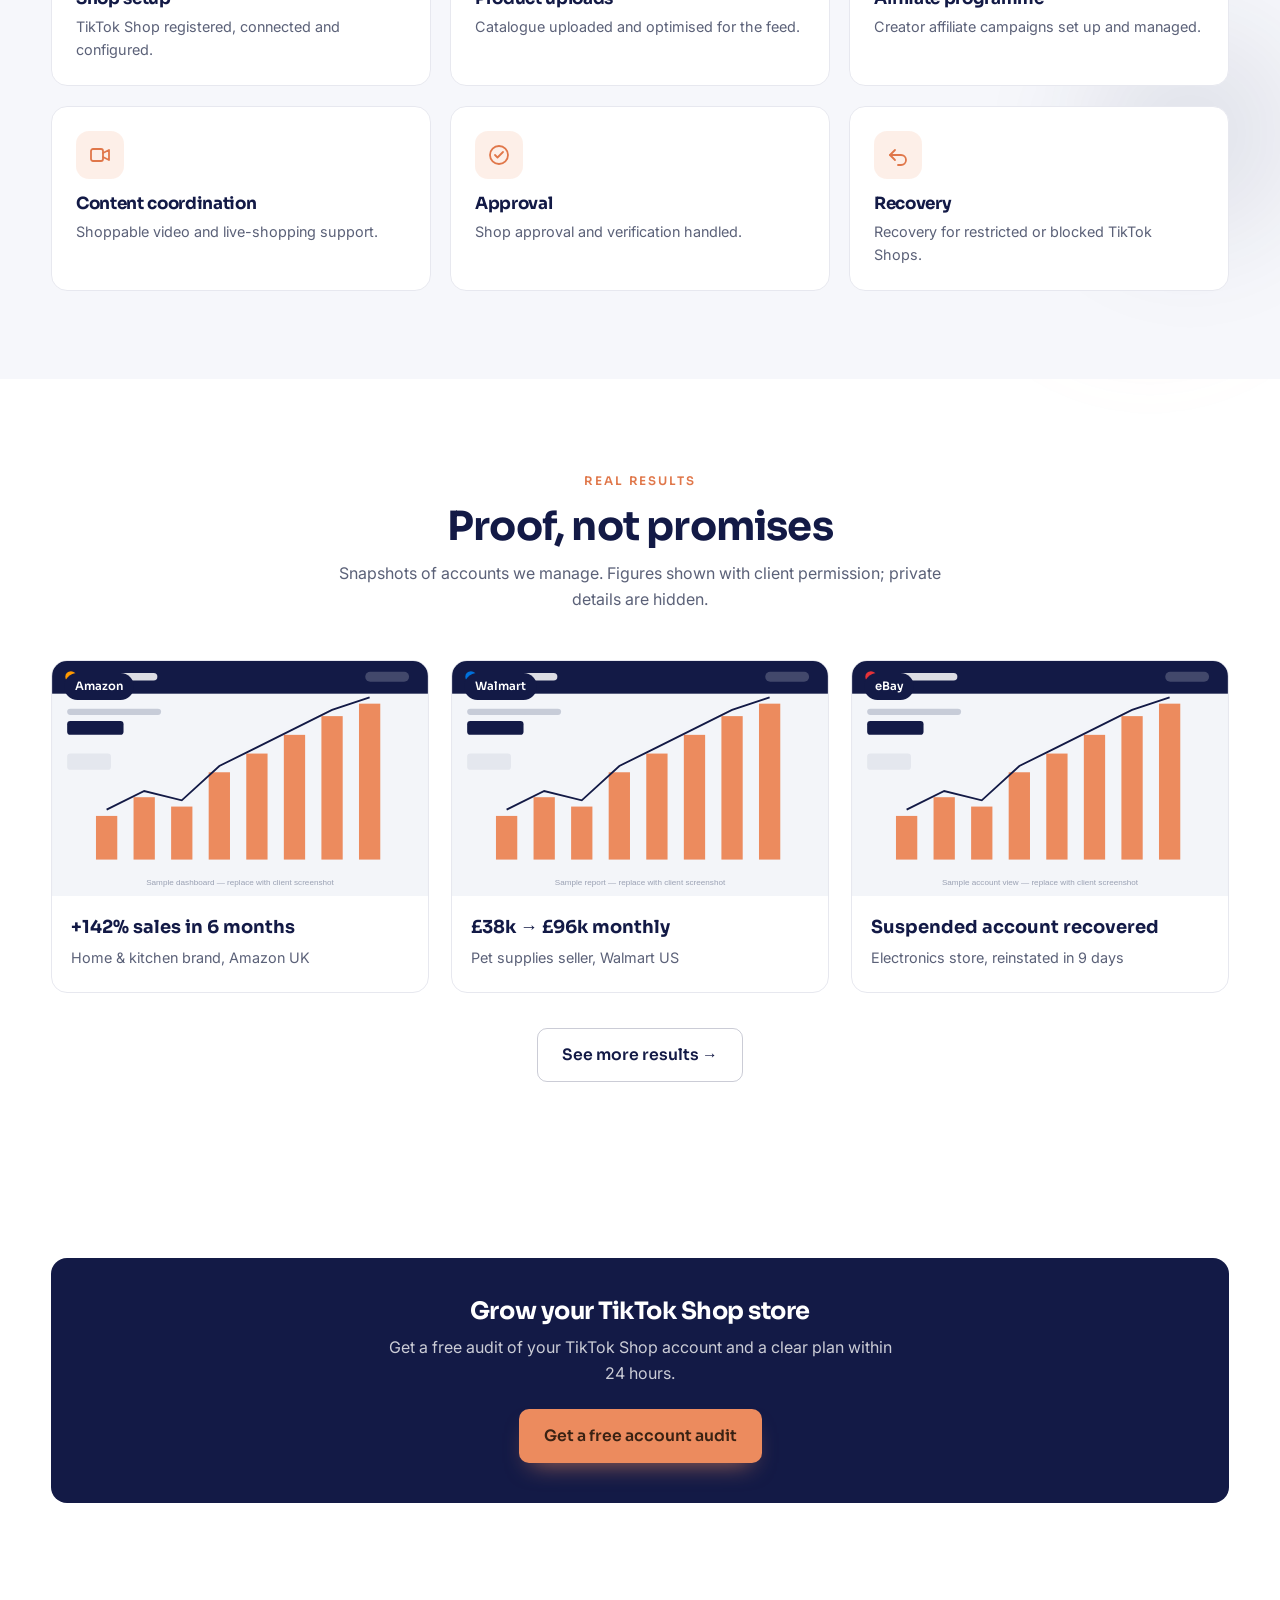
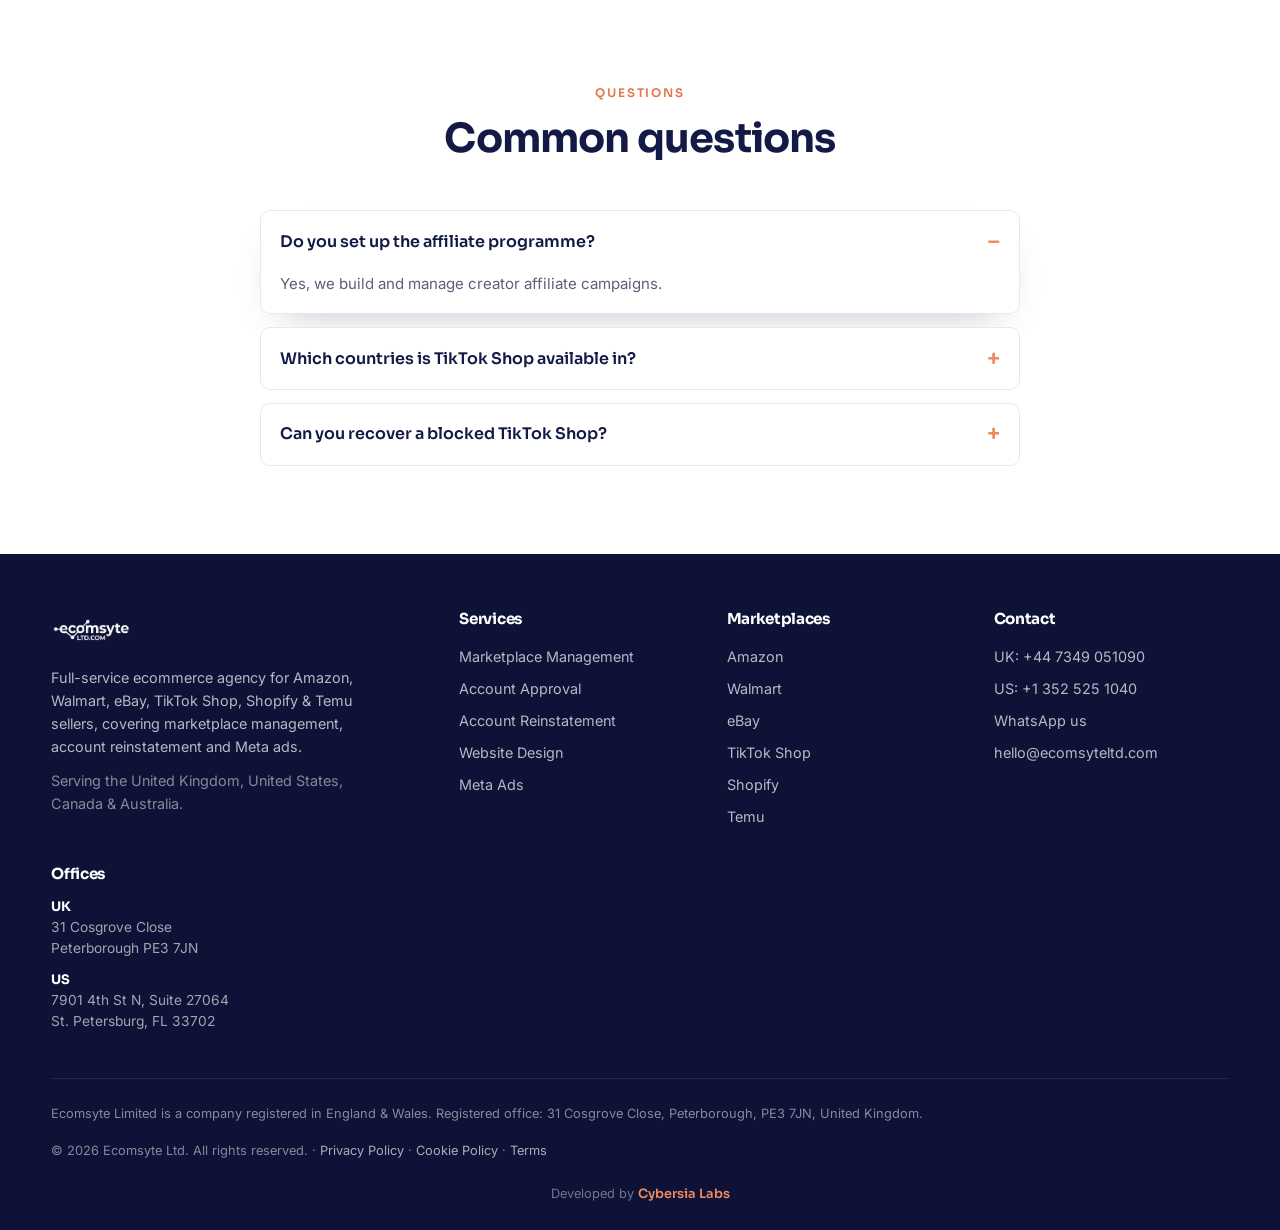
<file: marketplace-tiktok-shop.html>
<!DOCTYPE html>
<html lang="en-GB"><head>
<meta charset="UTF-8"><meta name="viewport" content="width=device-width, initial-scale=1.0">
<title>TikTok Shop Management, Approval & Recovery | Ecomsyte</title><meta name="description" content="TikTok Shop setup, product uploads, affiliate programme, approval and account recovery, by UK specialists.">
<link rel="icon" type="image/png" href="assets/Favicon.png">
<link rel="preconnect" href="https://fonts.googleapis.com"><link rel="preconnect" href="https://fonts.gstatic.com" crossorigin>
<link href="https://fonts.googleapis.com/css2?family=Sora:wght@400;500;600;700;800&family=Inter:wght@400;500;600&display=swap" rel="stylesheet">
<link rel="stylesheet" href="style.css"></head><body class="inner">
<!-- ===================== HEADER ===================== -->
<header class="site-header" id="header">
  <div class="wrap header__inner">
    <a href="index.html" class="brand" aria-label="Ecomsyte home">
      <img src="assets/9.png" alt="Ecomsyte Ltd" class="brand__logo">
    </a>

    <nav class="nav" id="nav">
      <div class="nav__drop">
        <button class="nav__dropbtn" aria-expanded="false">Services <svg viewBox="0 0 10 6" width="10"><path d="M1 1l4 4 4-4" fill="none" stroke="currentColor" stroke-width="1.6"/></svg></button>
        <div class="nav__menu">
          <a href="service-marketplace-management.html">Marketplace Management</a>
          <a href="service-account-approval.html">Account Approval</a>
          <a href="service-account-reinstatement.html">Account Reinstatement</a>
          <a href="service-website-design.html">Website Design</a>
        </div>
      </div>
      <div class="nav__drop">
        <button class="nav__dropbtn" aria-expanded="false">Marketplaces <svg viewBox="0 0 10 6" width="10"><path d="M1 1l4 4 4-4" fill="none" stroke="currentColor" stroke-width="1.6"/></svg></button>
        <div class="nav__menu">
          <a href="marketplace-amazon.html">Amazon</a>
          <a href="marketplace-walmart.html">Walmart</a>
          <a href="marketplace-ebay.html">eBay</a>
          <a href="marketplace-tiktok-shop.html">TikTok Shop</a>
          <a href="marketplace-shopify.html">Shopify</a>
          <a href="marketplace-temu.html">Temu</a>
          <a href="marketplace-meta-ads.html">Meta Ads</a>
        </div>
      </div>
      <a href="results.html">Results</a>
      <a href="contact.html">Contact</a>
      <a href="contact.html" class="nav__cta">Free Account Audit</a>
    </nav>

    <button class="burger" id="burger" aria-label="Open menu" aria-expanded="false">
      <span></span><span></span><span></span>
    </button>
  </div>
</header>

<a id="top"></a>
<section class="page-hero page-hero--form" style="--hero-img:url('https://images.pexels.com/photos/5081930/pexels-photo-5081930.jpeg?auto=compress&cs=tinysrgb&w=1600')">
  <span class="pfx pfx--e" data-parallax="0.2" aria-hidden="true"></span>
  <div class="wrap page-hero__grid">
    <div class="page-hero__inner">
      <nav class="breadcrumb"><a href="index.html">Home</a> / Marketplaces / TikTok Shop</nav>
      <h1>TikTok Shop, set up and scaled</h1><p>TikTok Shop is where social and selling meet. We handle shop setup, approval, product uploads, affiliates and recovery so you can sell where buyers scroll.</p>
      <div class="hero-stats"><div><strong>Affiliate</strong><span>Programme setup</span></div><div><strong>7</strong><span>Marketplaces</span></div><div><strong>24h</strong><span>Avg. response</span></div></div>
    </div>
    <form class="herolead" id="auditForm" novalidate>
      <h3 class="herolead__title">Get a free account audit</h3>
      <p class="herolead__sub">A senior specialist replies within 24 hours. No cost, no obligation.</p>
      <div class="field"><label for="name">Name *</label><input id="name" name="name" type="text" required autocomplete="name"></div>
      <div class="field"><label for="email">Email *</label><input id="email" name="email" type="email" required autocomplete="email"></div>
      <div class="field"><label for="service">Service</label><select id="service" name="service"><option>Marketplace Management</option><option>Account Approval</option><option>Account Reinstatement</option><option>Website Design</option><option selected>Not sure yet</option></select></div>
      <input type="hidden" id="market" name="market" value="TikTok Shop">
      <button type="submit" class="btn btn--primary btn--block">Send my free audit request</button>
      <p class="form__note" id="formNote">Demo form. Submissions are not yet sent anywhere.</p>
    </form>
  </div>
</section><section class="lstrip"><div class="wrap lstrip__inner"><span class="lstrip__label">TikTok Shop specialists</span><div class="lstrip__logos"><span class="lstrip__item"><img src="assets/logos/tiktok.svg" alt="TikTok Shop"></span></div></div></section><section class="section"><span class="pfx pfx--a" data-parallax="0.14" aria-hidden="true"></span><div class="wrap"><header class="section__head"><span class="eyebrow">How we help</span><h2>What we handle on this platform</h2></header><div class="svc-links"><a class="svc-link" href="service-marketplace-management.html" data-tilt><div class="svc-link__ic"><svg viewBox="0 0 24 24" fill="none" stroke="currentColor" stroke-width="1.8" stroke-linecap="round" stroke-linejoin="round"><path d="M14 7a3.5 3.5 0 0 0 4.6 4.3L21 14l-3 3-2.7-2.4A3.5 3.5 0 0 0 11 9.9"/><path d="M6.5 13.5L3 17l4 4 3.5-3.5"/></svg></div><h3>Marketplace management</h3><p>Listings, adverts, orders and account health handled day to day.</p><span class="svc-link__go">Learn more →</span></a><a class="svc-link" href="service-account-approval.html" data-tilt><div class="svc-link__ic"><svg viewBox="0 0 24 24" fill="none" stroke="currentColor" stroke-width="1.8" stroke-linecap="round" stroke-linejoin="round"><circle cx="12" cy="12" r="9"/><path d="M8 12l2.5 2.5L16 9"/></svg></div><h3>Account approval</h3><p>Get approved to sell, with verification and category ungating.</p><span class="svc-link__go">Learn more →</span></a><a class="svc-link" href="service-account-reinstatement.html" data-tilt><div class="svc-link__ic"><svg viewBox="0 0 24 24" fill="none" stroke="currentColor" stroke-width="1.8" stroke-linecap="round" stroke-linejoin="round"><path d="M9 7L4 12l5 5"/><path d="M4 12h11a5 5 0 0 1 0 10h-3"/></svg></div><h3>Account reinstatement</h3><p>Suspended or restricted? We appeal and recover your account.</p><span class="svc-link__go">Learn more →</span></a></div></div></section><section class="section section--tint"><span class="pfx pfx--b" data-parallax="0.2" aria-hidden="true"></span><span class="pfx pfx--c" data-parallax="0.12" aria-hidden="true"></span><div class="wrap"><header class="section__head"><span class="eyebrow">On TikTok Shop</span><h2>What we do on TikTok Shop</h2></header><div class="deliver"><div class="deliver__item" data-tilt><div class="deliver__ic"><svg viewBox="0 0 24 24" fill="none" stroke="currentColor" stroke-width="1.8" stroke-linecap="round" stroke-linejoin="round"><path d="M4 9l1.5-5h13L20 9"/><path d="M4 9v10h16V9"/><path d="M4 9a2.5 2.5 0 0 0 5 0 2.5 2.5 0 0 0 5 0 2.5 2.5 0 0 0 5 0"/><path d="M9 19v-5h6v5"/></svg></div><h3>Shop setup</h3><p>TikTok Shop registered, connected and configured.</p></div><div class="deliver__item" data-tilt><div class="deliver__ic"><svg viewBox="0 0 24 24" fill="none" stroke="currentColor" stroke-width="1.8" stroke-linecap="round" stroke-linejoin="round"><path d="M12 3l8 4.5v9L12 21 4 16.5v-9L12 3z"/><path d="M4 7.5l8 4.5 8-4.5"/><path d="M12 12v9"/></svg></div><h3>Product uploads</h3><p>Catalogue uploaded and optimised for the feed.</p></div><div class="deliver__item" data-tilt><div class="deliver__ic"><svg viewBox="0 0 24 24" fill="none" stroke="currentColor" stroke-width="1.8" stroke-linecap="round" stroke-linejoin="round"><path d="M12 8l2-2a2 2 0 0 1 3 0l3 3-4 4-2-2"/><path d="M12 8l-2-2a2 2 0 0 0-3 0L4 9l4 4 2-2"/><path d="M8 13l2 2M11 16l2 2"/></svg></div><h3>Affiliate programme</h3><p>Creator affiliate campaigns set up and managed.</p></div><div class="deliver__item" data-tilt><div class="deliver__ic"><svg viewBox="0 0 24 24" fill="none" stroke="currentColor" stroke-width="1.8" stroke-linecap="round" stroke-linejoin="round"><rect x="3" y="6" width="12" height="12" rx="2"/><path d="M15 10l6-3v10l-6-3"/></svg></div><h3>Content coordination</h3><p>Shoppable video and live-shopping support.</p></div><div class="deliver__item" data-tilt><div class="deliver__ic"><svg viewBox="0 0 24 24" fill="none" stroke="currentColor" stroke-width="1.8" stroke-linecap="round" stroke-linejoin="round"><circle cx="12" cy="12" r="9"/><path d="M8 12l2.5 2.5L16 9"/></svg></div><h3>Approval</h3><p>Shop approval and verification handled.</p></div><div class="deliver__item" data-tilt><div class="deliver__ic"><svg viewBox="0 0 24 24" fill="none" stroke="currentColor" stroke-width="1.8" stroke-linecap="round" stroke-linejoin="round"><path d="M9 7L4 12l5 5"/><path d="M4 12h11a5 5 0 0 1 0 10h-3"/></svg></div><h3>Recovery</h3><p>Recovery for restricted or blocked TikTok Shops.</p></div></div></div></section><section class="section" id="results"><span class="pfx pfx--a" data-parallax="0.15" aria-hidden="true"></span><div class="wrap">
<header class="section__head"><span class="eyebrow">Real results</span><h2>Proof, not promises</h2><p>Snapshots of accounts we manage. Figures shown with client permission; private details are hidden.</p></header>
<div class="results-grid">
<figure class="result-card" data-tilt><div class="result-shot"><img src="assets/results/amazon-dash.svg" alt="Amazon dashboard (sample placeholder)"><span class="result-badge">Amazon</span></div><figcaption><strong>+142% sales in 6 months</strong><span>Home &amp; kitchen brand, Amazon UK</span></figcaption></figure>
<figure class="result-card" data-tilt><div class="result-shot"><img src="assets/results/walmart-dash.svg" alt="Walmart report (sample placeholder)"><span class="result-badge">Walmart</span></div><figcaption><strong>£38k → £96k monthly</strong><span>Pet supplies seller, Walmart US</span></figcaption></figure>
<figure class="result-card" data-tilt><div class="result-shot"><img src="assets/results/ebay-dash.svg" alt="eBay view (sample placeholder)"><span class="result-badge">eBay</span></div><figcaption><strong>Suspended account recovered</strong><span>Electronics store, reinstated in 9 days</span></figcaption></figure>
</div><div class="results-cta"><a href="results.html" class="btn btn--ghost">See more results →</a></div></div></section><section class="section"><div class="wrap"><div class="cta-band"><span class="pfx pfx--e" data-parallax="0.2" aria-hidden="true"></span><div style="position:relative;z-index:1"><h2>Grow your TikTok Shop store</h2><p>Get a free audit of your TikTok Shop account and a clear plan within 24 hours.</p><a href="contact.html" class="btn btn--primary">Get a free account audit</a></div></div></div></section><section class="section"><div class="wrap" style="max-width:760px"><header class="section__head"><span class="eyebrow">Questions</span><h2>Common questions</h2></header><div class="faq"><details class="faq__item" open><summary>Do you set up the affiliate programme?</summary><p>Yes, we build and manage creator affiliate campaigns.</p></details><details class="faq__item"><summary>Which countries is TikTok Shop available in?</summary><p>It varies; we advise on current availability and eligibility.</p></details><details class="faq__item"><summary>Can you recover a blocked TikTok Shop?</summary><p>We assess the case and appeal where there is a realistic path.</p></details></div></div></section><!-- ===================== FOOTER ===================== -->
<footer class="site-footer">
  <div class="wrap footer__grid">
    <div class="footer__brand">
      <img src="assets/9-white.png" alt="Ecomsyte Ltd">
      <p>Full-service ecommerce agency for Amazon, Walmart, eBay, TikTok Shop, Shopify & Temu
         sellers, covering marketplace management, account reinstatement and Meta ads.</p>
      <p class="footer__serving">Serving the United Kingdom, United States, Canada & Australia.</p>
    </div>

    <div class="footer__col">
      <h4>Services</h4>
      <a href="service-marketplace-management.html">Marketplace Management</a>
      <a href="service-account-approval.html">Account Approval</a>
      <a href="service-account-reinstatement.html">Account Reinstatement</a>
      <a href="service-website-design.html">Website Design</a>
      <a href="marketplace-meta-ads.html">Meta Ads</a>
    </div>

    <div class="footer__col">
      <h4>Marketplaces</h4>
      <a href="marketplace-amazon.html">Amazon</a>
      <a href="marketplace-walmart.html">Walmart</a>
      <a href="marketplace-ebay.html">eBay</a>
      <a href="marketplace-tiktok-shop.html">TikTok Shop</a>
      <a href="marketplace-shopify.html">Shopify</a>
      <a href="marketplace-temu.html">Temu</a>
    </div>

    <div class="footer__col">
      <h4>Contact</h4>
      <a href="tel:+447349051090">UK: +44 7349 051090</a>
      <a href="tel:+13525251040">US: +1 352 525 1040</a>
      <a href="https://wa.me/447349051090">WhatsApp us</a>
      <a href="mailto:hello@ecomsyteltd.com">hello@ecomsyteltd.com</a>
    </div>

    <div class="footer__col">
      <h4>Offices</h4>
      <p class="footer__addr"><strong>UK</strong><br>31 Cosgrove Close<br>Peterborough PE3 7JN</p>
      <p class="footer__addr"><strong>US</strong><br>7901 4th St N, Suite 27064<br>St. Petersburg, FL 33702</p>
    </div>
  </div>

  <div class="wrap footer__legal">
    <p>Ecomsyte Limited is a company registered in England &amp; Wales. Registered office: 31 Cosgrove Close, Peterborough, PE3 7JN, United Kingdom.</p>
    <p class="footer__copy">© 2026 Ecomsyte Ltd. All rights reserved. ·
       <a href="#">Privacy Policy</a> · <a href="#">Cookie Policy</a> · <a href="#">Terms</a></p>
    <p class="footer__credit">Developed by
       <a href="https://cybersialabs.com" target="_blank" rel="noopener">Cybersia Labs</a></p>
  </div>
</footer>

<!-- floating action buttons -->
<a href="https://wa.me/447349051090" class="fab fab--wa" target="_blank" rel="noopener" aria-label="Chat on WhatsApp"><img src="assets/whatsapp.png" alt="WhatsApp"></a>
<button class="fab fab--top" id="toTop" aria-label="Back to top">
  <svg viewBox="0 0 24 24" width="22" height="22" fill="none" stroke="currentColor" stroke-width="2.2" stroke-linecap="round" stroke-linejoin="round"><path d="M12 19V5M6 11l6-6 6 6"/></svg>
</button>

<script src="script.js"></script>
</body></html>
</file>
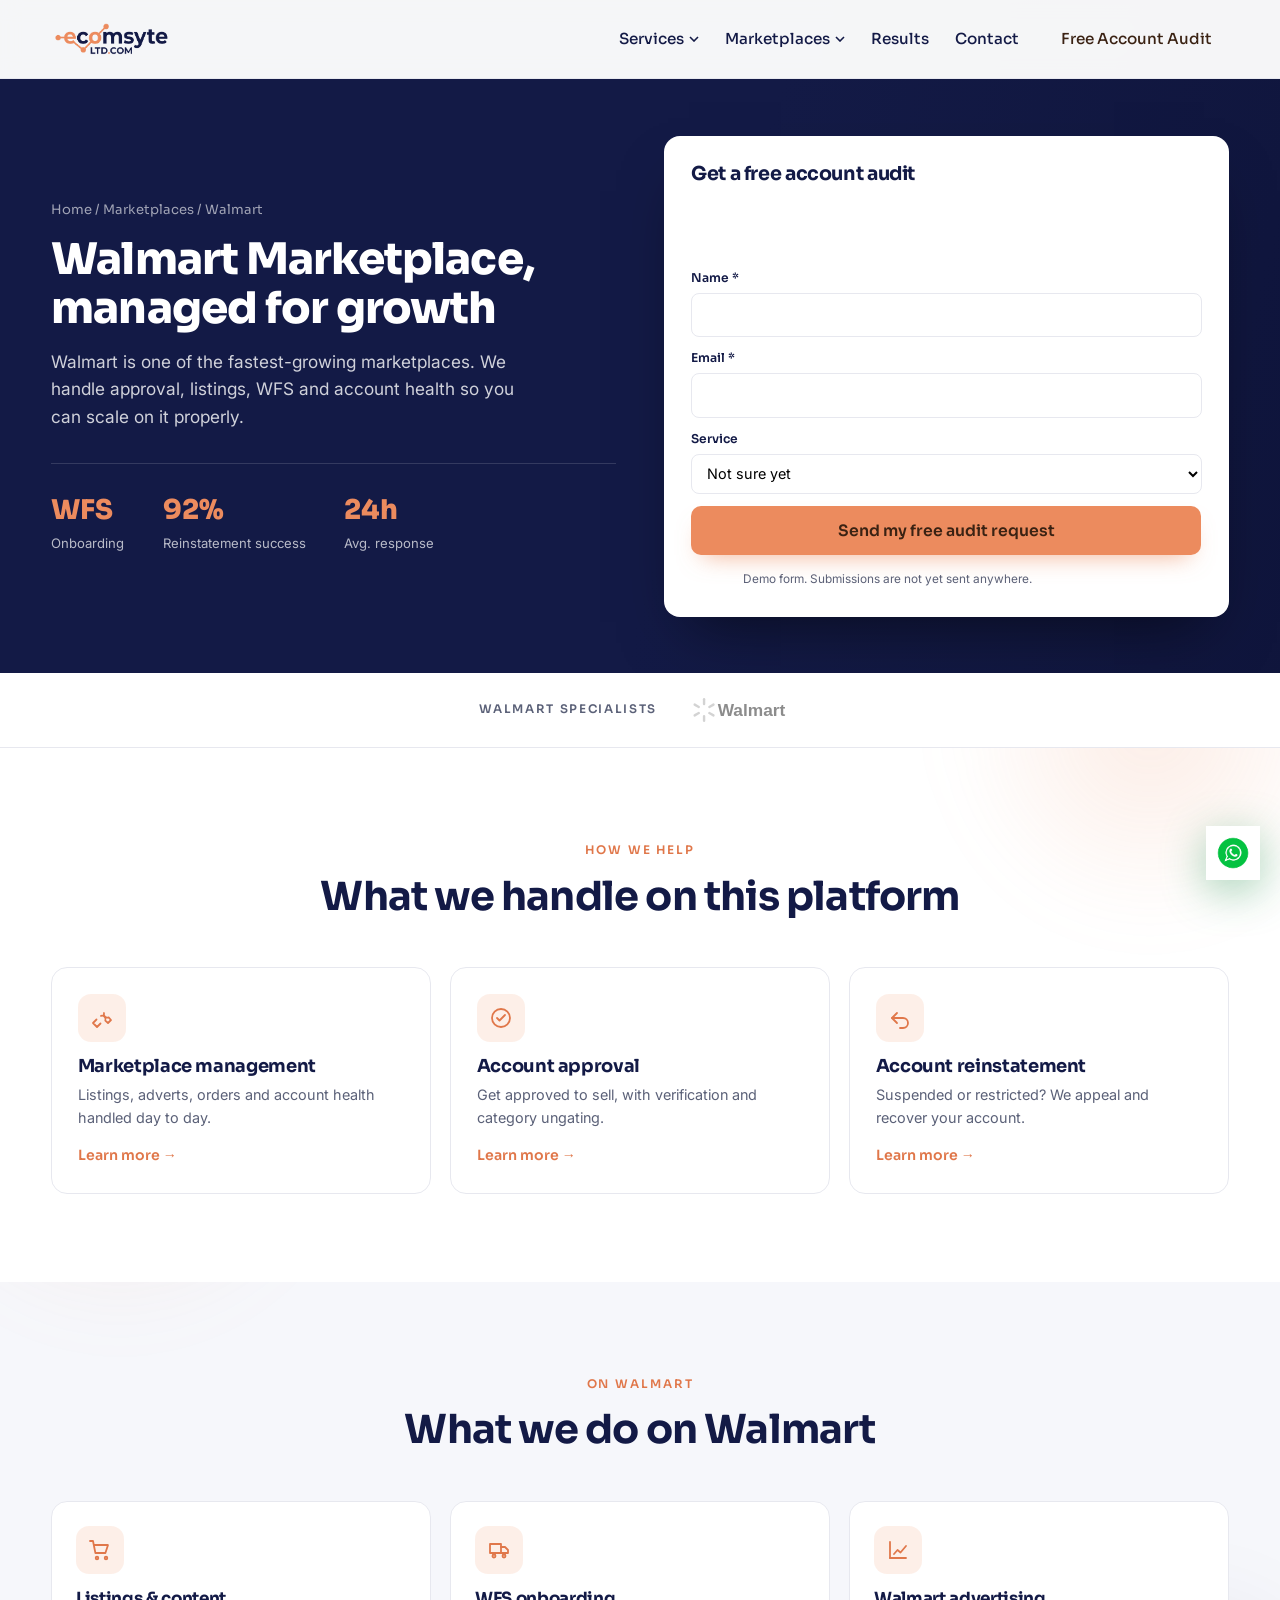
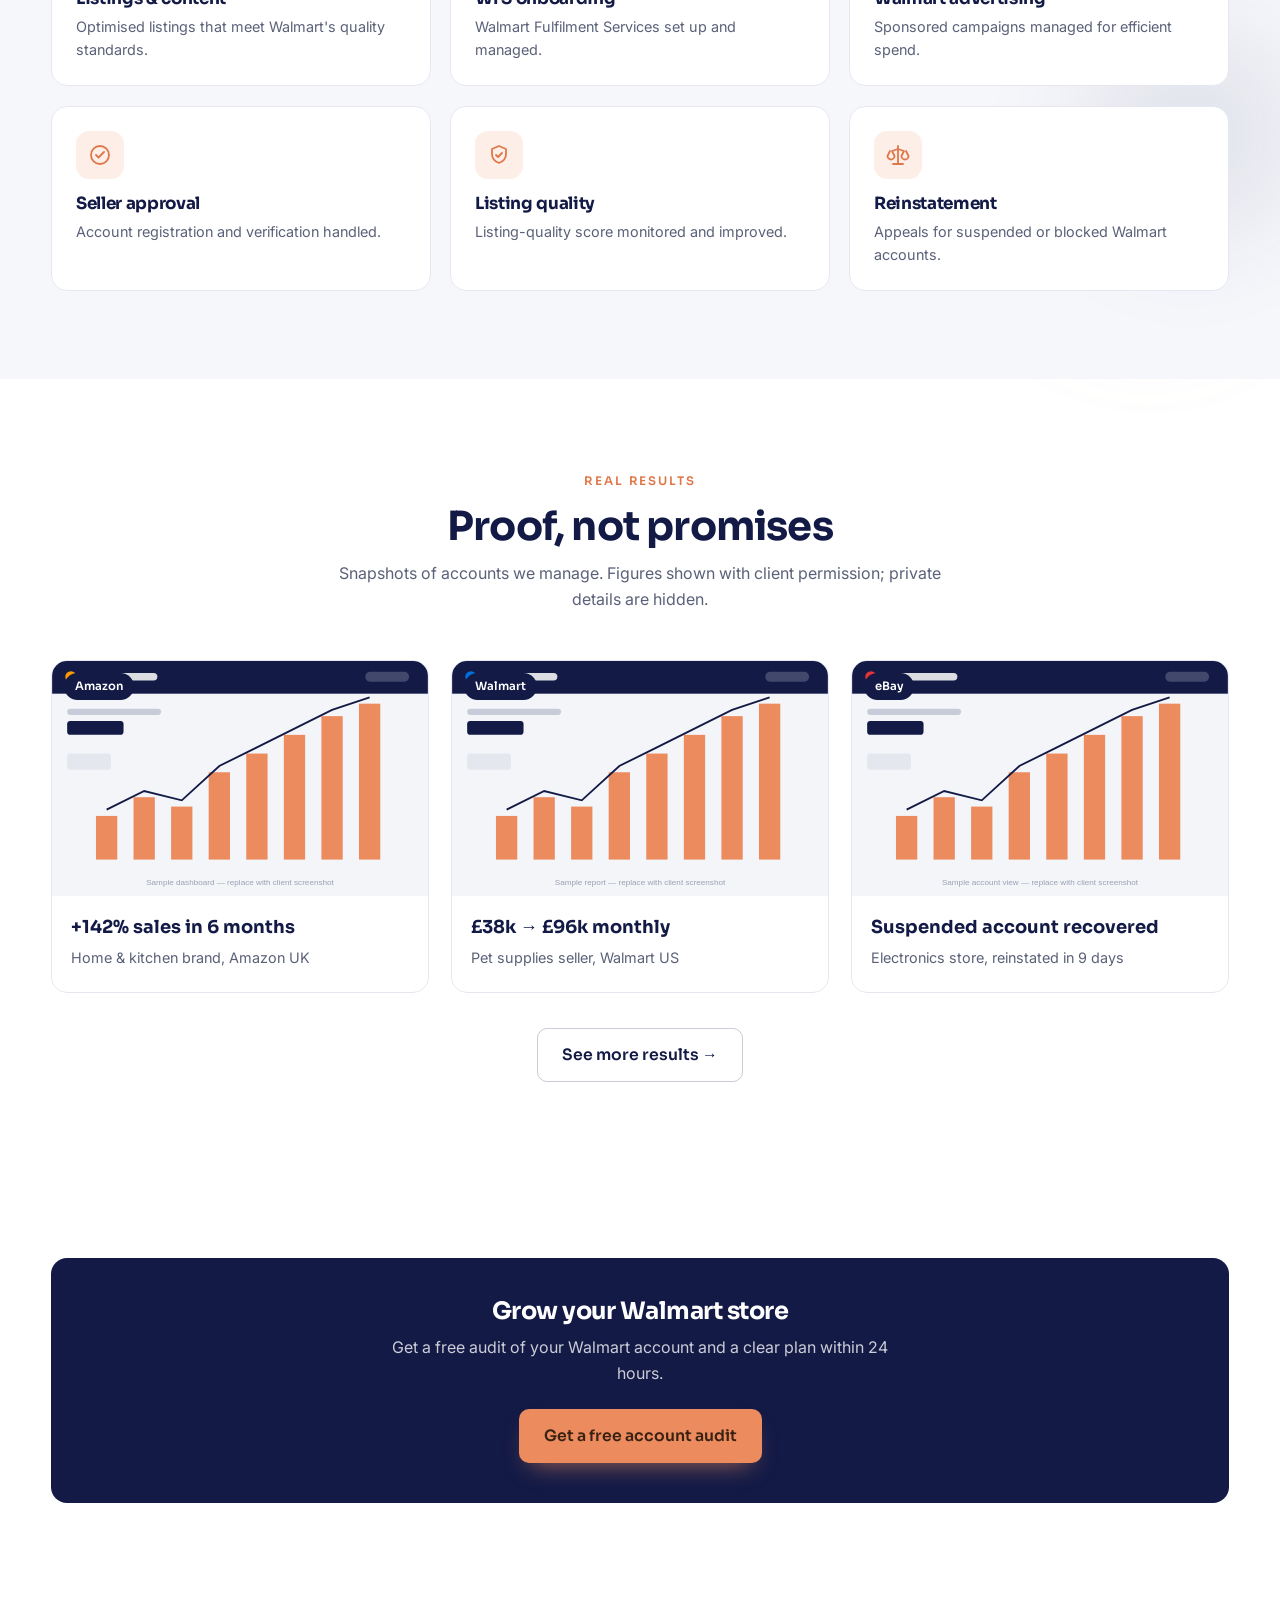
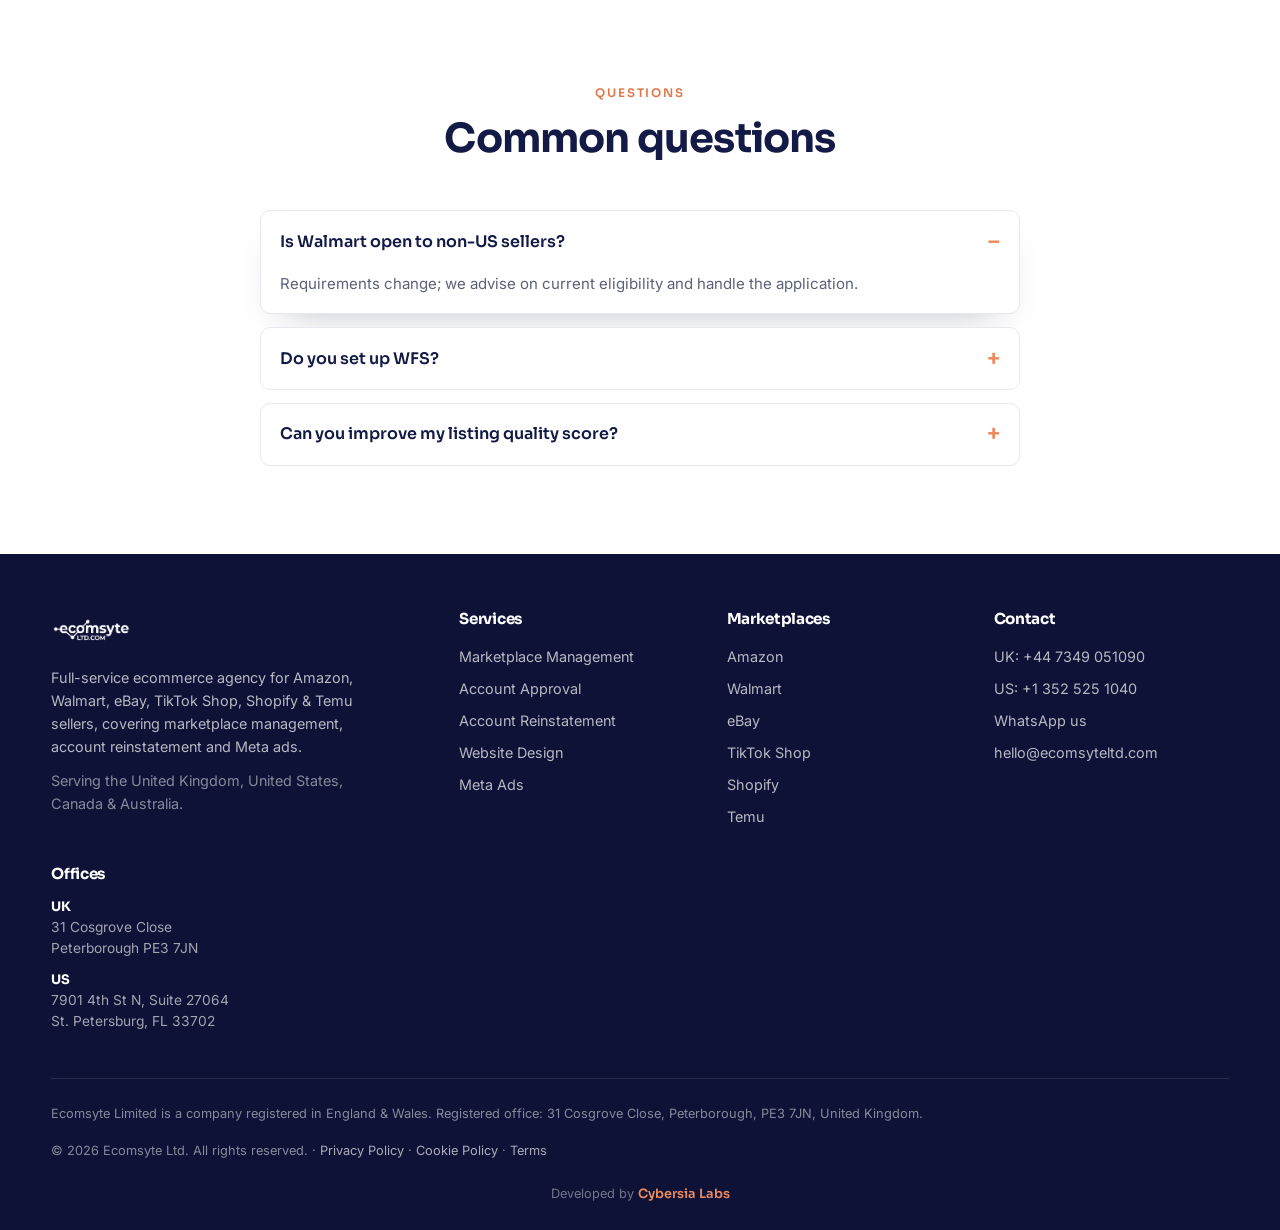
<file: marketplace-walmart.html>
<!DOCTYPE html>
<html lang="en-GB"><head>
<meta charset="UTF-8"><meta name="viewport" content="width=device-width, initial-scale=1.0">
<title>Walmart Marketplace Management, Approval & Reinstatement | Ecomsyte</title><meta name="description" content="Walmart Seller Center management, account approval and reinstatement, plus WFS onboarding, by UK specialists.">
<link rel="icon" type="image/png" href="assets/Favicon.png">
<link rel="preconnect" href="https://fonts.googleapis.com"><link rel="preconnect" href="https://fonts.gstatic.com" crossorigin>
<link href="https://fonts.googleapis.com/css2?family=Sora:wght@400;500;600;700;800&family=Inter:wght@400;500;600&display=swap" rel="stylesheet">
<link rel="stylesheet" href="style.css"></head><body class="inner">
<!-- ===================== HEADER ===================== -->
<header class="site-header" id="header">
  <div class="wrap header__inner">
    <a href="index.html" class="brand" aria-label="Ecomsyte home">
      <img src="assets/9.png" alt="Ecomsyte Ltd" class="brand__logo">
    </a>

    <nav class="nav" id="nav">
      <div class="nav__drop">
        <button class="nav__dropbtn" aria-expanded="false">Services <svg viewBox="0 0 10 6" width="10"><path d="M1 1l4 4 4-4" fill="none" stroke="currentColor" stroke-width="1.6"/></svg></button>
        <div class="nav__menu">
          <a href="service-marketplace-management.html">Marketplace Management</a>
          <a href="service-account-approval.html">Account Approval</a>
          <a href="service-account-reinstatement.html">Account Reinstatement</a>
          <a href="service-website-design.html">Website Design</a>
        </div>
      </div>
      <div class="nav__drop">
        <button class="nav__dropbtn" aria-expanded="false">Marketplaces <svg viewBox="0 0 10 6" width="10"><path d="M1 1l4 4 4-4" fill="none" stroke="currentColor" stroke-width="1.6"/></svg></button>
        <div class="nav__menu">
          <a href="marketplace-amazon.html">Amazon</a>
          <a href="marketplace-walmart.html">Walmart</a>
          <a href="marketplace-ebay.html">eBay</a>
          <a href="marketplace-tiktok-shop.html">TikTok Shop</a>
          <a href="marketplace-shopify.html">Shopify</a>
          <a href="marketplace-temu.html">Temu</a>
          <a href="marketplace-meta-ads.html">Meta Ads</a>
        </div>
      </div>
      <a href="results.html">Results</a>
      <a href="contact.html">Contact</a>
      <a href="contact.html" class="nav__cta">Free Account Audit</a>
    </nav>

    <button class="burger" id="burger" aria-label="Open menu" aria-expanded="false">
      <span></span><span></span><span></span>
    </button>
  </div>
</header>

<a id="top"></a>
<section class="page-hero page-hero--form" style="--hero-img:url('https://images.pexels.com/photos/264636/pexels-photo-264636.jpeg?auto=compress&cs=tinysrgb&w=1600')">
  <span class="pfx pfx--e" data-parallax="0.2" aria-hidden="true"></span>
  <div class="wrap page-hero__grid">
    <div class="page-hero__inner">
      <nav class="breadcrumb"><a href="index.html">Home</a> / Marketplaces / Walmart</nav>
      <h1>Walmart Marketplace, managed for growth</h1><p>Walmart is one of the fastest-growing marketplaces. We handle approval, listings, WFS and account health so you can scale on it properly.</p>
      <div class="hero-stats"><div><strong>WFS</strong><span>Onboarding</span></div><div><strong>92%</strong><span>Reinstatement success</span></div><div><strong>24h</strong><span>Avg. response</span></div></div>
    </div>
    <form class="herolead" id="auditForm" novalidate>
      <h3 class="herolead__title">Get a free account audit</h3>
      <p class="herolead__sub">A senior specialist replies within 24 hours. No cost, no obligation.</p>
      <div class="field"><label for="name">Name *</label><input id="name" name="name" type="text" required autocomplete="name"></div>
      <div class="field"><label for="email">Email *</label><input id="email" name="email" type="email" required autocomplete="email"></div>
      <div class="field"><label for="service">Service</label><select id="service" name="service"><option>Marketplace Management</option><option>Account Approval</option><option>Account Reinstatement</option><option>Website Design</option><option selected>Not sure yet</option></select></div>
      <input type="hidden" id="market" name="market" value="Walmart">
      <button type="submit" class="btn btn--primary btn--block">Send my free audit request</button>
      <p class="form__note" id="formNote">Demo form. Submissions are not yet sent anywhere.</p>
    </form>
  </div>
</section><section class="lstrip"><div class="wrap lstrip__inner"><span class="lstrip__label">Walmart specialists</span><div class="lstrip__logos"><span class="lstrip__item"><img src="assets/logos/walmart.svg" alt="Walmart"></span></div></div></section><section class="section"><span class="pfx pfx--a" data-parallax="0.14" aria-hidden="true"></span><div class="wrap"><header class="section__head"><span class="eyebrow">How we help</span><h2>What we handle on this platform</h2></header><div class="svc-links"><a class="svc-link" href="service-marketplace-management.html" data-tilt><div class="svc-link__ic"><svg viewBox="0 0 24 24" fill="none" stroke="currentColor" stroke-width="1.8" stroke-linecap="round" stroke-linejoin="round"><path d="M14 7a3.5 3.5 0 0 0 4.6 4.3L21 14l-3 3-2.7-2.4A3.5 3.5 0 0 0 11 9.9"/><path d="M6.5 13.5L3 17l4 4 3.5-3.5"/></svg></div><h3>Marketplace management</h3><p>Listings, adverts, orders and account health handled day to day.</p><span class="svc-link__go">Learn more →</span></a><a class="svc-link" href="service-account-approval.html" data-tilt><div class="svc-link__ic"><svg viewBox="0 0 24 24" fill="none" stroke="currentColor" stroke-width="1.8" stroke-linecap="round" stroke-linejoin="round"><circle cx="12" cy="12" r="9"/><path d="M8 12l2.5 2.5L16 9"/></svg></div><h3>Account approval</h3><p>Get approved to sell, with verification and category ungating.</p><span class="svc-link__go">Learn more →</span></a><a class="svc-link" href="service-account-reinstatement.html" data-tilt><div class="svc-link__ic"><svg viewBox="0 0 24 24" fill="none" stroke="currentColor" stroke-width="1.8" stroke-linecap="round" stroke-linejoin="round"><path d="M9 7L4 12l5 5"/><path d="M4 12h11a5 5 0 0 1 0 10h-3"/></svg></div><h3>Account reinstatement</h3><p>Suspended or restricted? We appeal and recover your account.</p><span class="svc-link__go">Learn more →</span></a></div></div></section><section class="section section--tint"><span class="pfx pfx--b" data-parallax="0.2" aria-hidden="true"></span><span class="pfx pfx--c" data-parallax="0.12" aria-hidden="true"></span><div class="wrap"><header class="section__head"><span class="eyebrow">On Walmart</span><h2>What we do on Walmart</h2></header><div class="deliver"><div class="deliver__item" data-tilt><div class="deliver__ic"><svg viewBox="0 0 24 24" fill="none" stroke="currentColor" stroke-width="1.8" stroke-linecap="round" stroke-linejoin="round"><circle cx="9" cy="20" r="1.3"/><circle cx="18" cy="20" r="1.3"/><path d="M2 3h3l2.4 12h10L20 7H6.2"/></svg></div><h3>Listings & content</h3><p>Optimised listings that meet Walmart's quality standards.</p></div><div class="deliver__item" data-tilt><div class="deliver__ic"><svg viewBox="0 0 24 24" fill="none" stroke="currentColor" stroke-width="1.8" stroke-linecap="round" stroke-linejoin="round"><path d="M3 6h11v9H3z"/><path d="M14 9h4l3 3v3h-7"/><circle cx="7" cy="18" r="1.5"/><circle cx="17" cy="18" r="1.5"/></svg></div><h3>WFS onboarding</h3><p>Walmart Fulfilment Services set up and managed.</p></div><div class="deliver__item" data-tilt><div class="deliver__ic"><svg viewBox="0 0 24 24" fill="none" stroke="currentColor" stroke-width="1.8" stroke-linecap="round" stroke-linejoin="round"><path d="M4 20V4"/><path d="M4 20h16"/><path d="M8 16l3.5-4 3 2.5L20 8"/></svg></div><h3>Walmart advertising</h3><p>Sponsored campaigns managed for efficient spend.</p></div><div class="deliver__item" data-tilt><div class="deliver__ic"><svg viewBox="0 0 24 24" fill="none" stroke="currentColor" stroke-width="1.8" stroke-linecap="round" stroke-linejoin="round"><circle cx="12" cy="12" r="9"/><path d="M8 12l2.5 2.5L16 9"/></svg></div><h3>Seller approval</h3><p>Account registration and verification handled.</p></div><div class="deliver__item" data-tilt><div class="deliver__ic"><svg viewBox="0 0 24 24" fill="none" stroke="currentColor" stroke-width="1.8" stroke-linecap="round" stroke-linejoin="round"><path d="M12 3l7 3v5c0 4.5-3 7.5-7 9-4-1.5-7-4.5-7-9V6l7-3z"/><path d="M9 12l2 2 4-4"/></svg></div><h3>Listing quality</h3><p>Listing-quality score monitored and improved.</p></div><div class="deliver__item" data-tilt><div class="deliver__ic"><svg viewBox="0 0 24 24" fill="none" stroke="currentColor" stroke-width="1.8" stroke-linecap="round" stroke-linejoin="round"><path d="M12 3v18M7 21h10"/><path d="M12 6l6 2-2.5 5a3.5 3.5 0 0 0 7 0L20 8M12 6L6 8l2.5 5a3.5 3.5 0 0 1-7 0L4 8"/></svg></div><h3>Reinstatement</h3><p>Appeals for suspended or blocked Walmart accounts.</p></div></div></div></section><section class="section" id="results"><span class="pfx pfx--a" data-parallax="0.15" aria-hidden="true"></span><div class="wrap">
<header class="section__head"><span class="eyebrow">Real results</span><h2>Proof, not promises</h2><p>Snapshots of accounts we manage. Figures shown with client permission; private details are hidden.</p></header>
<div class="results-grid">
<figure class="result-card" data-tilt><div class="result-shot"><img src="assets/results/amazon-dash.svg" alt="Amazon dashboard (sample placeholder)"><span class="result-badge">Amazon</span></div><figcaption><strong>+142% sales in 6 months</strong><span>Home &amp; kitchen brand, Amazon UK</span></figcaption></figure>
<figure class="result-card" data-tilt><div class="result-shot"><img src="assets/results/walmart-dash.svg" alt="Walmart report (sample placeholder)"><span class="result-badge">Walmart</span></div><figcaption><strong>£38k → £96k monthly</strong><span>Pet supplies seller, Walmart US</span></figcaption></figure>
<figure class="result-card" data-tilt><div class="result-shot"><img src="assets/results/ebay-dash.svg" alt="eBay view (sample placeholder)"><span class="result-badge">eBay</span></div><figcaption><strong>Suspended account recovered</strong><span>Electronics store, reinstated in 9 days</span></figcaption></figure>
</div><div class="results-cta"><a href="results.html" class="btn btn--ghost">See more results →</a></div></div></section><section class="section"><div class="wrap"><div class="cta-band"><span class="pfx pfx--e" data-parallax="0.2" aria-hidden="true"></span><div style="position:relative;z-index:1"><h2>Grow your Walmart store</h2><p>Get a free audit of your Walmart account and a clear plan within 24 hours.</p><a href="contact.html" class="btn btn--primary">Get a free account audit</a></div></div></div></section><section class="section"><div class="wrap" style="max-width:760px"><header class="section__head"><span class="eyebrow">Questions</span><h2>Common questions</h2></header><div class="faq"><details class="faq__item" open><summary>Is Walmart open to non-US sellers?</summary><p>Requirements change; we advise on current eligibility and handle the application.</p></details><details class="faq__item"><summary>Do you set up WFS?</summary><p>Yes, we onboard and manage Walmart Fulfilment Services.</p></details><details class="faq__item"><summary>Can you improve my listing quality score?</summary><p>Yes, that is a core part of our Walmart management.</p></details></div></div></section><!-- ===================== FOOTER ===================== -->
<footer class="site-footer">
  <div class="wrap footer__grid">
    <div class="footer__brand">
      <img src="assets/9-white.png" alt="Ecomsyte Ltd">
      <p>Full-service ecommerce agency for Amazon, Walmart, eBay, TikTok Shop, Shopify & Temu
         sellers, covering marketplace management, account reinstatement and Meta ads.</p>
      <p class="footer__serving">Serving the United Kingdom, United States, Canada & Australia.</p>
    </div>

    <div class="footer__col">
      <h4>Services</h4>
      <a href="service-marketplace-management.html">Marketplace Management</a>
      <a href="service-account-approval.html">Account Approval</a>
      <a href="service-account-reinstatement.html">Account Reinstatement</a>
      <a href="service-website-design.html">Website Design</a>
      <a href="marketplace-meta-ads.html">Meta Ads</a>
    </div>

    <div class="footer__col">
      <h4>Marketplaces</h4>
      <a href="marketplace-amazon.html">Amazon</a>
      <a href="marketplace-walmart.html">Walmart</a>
      <a href="marketplace-ebay.html">eBay</a>
      <a href="marketplace-tiktok-shop.html">TikTok Shop</a>
      <a href="marketplace-shopify.html">Shopify</a>
      <a href="marketplace-temu.html">Temu</a>
    </div>

    <div class="footer__col">
      <h4>Contact</h4>
      <a href="tel:+447349051090">UK: +44 7349 051090</a>
      <a href="tel:+13525251040">US: +1 352 525 1040</a>
      <a href="https://wa.me/447349051090">WhatsApp us</a>
      <a href="mailto:hello@ecomsyteltd.com">hello@ecomsyteltd.com</a>
    </div>

    <div class="footer__col">
      <h4>Offices</h4>
      <p class="footer__addr"><strong>UK</strong><br>31 Cosgrove Close<br>Peterborough PE3 7JN</p>
      <p class="footer__addr"><strong>US</strong><br>7901 4th St N, Suite 27064<br>St. Petersburg, FL 33702</p>
    </div>
  </div>

  <div class="wrap footer__legal">
    <p>Ecomsyte Limited is a company registered in England &amp; Wales. Registered office: 31 Cosgrove Close, Peterborough, PE3 7JN, United Kingdom.</p>
    <p class="footer__copy">© 2026 Ecomsyte Ltd. All rights reserved. ·
       <a href="#">Privacy Policy</a> · <a href="#">Cookie Policy</a> · <a href="#">Terms</a></p>
    <p class="footer__credit">Developed by
       <a href="https://cybersialabs.com" target="_blank" rel="noopener">Cybersia Labs</a></p>
  </div>
</footer>

<!-- floating action buttons -->
<a href="https://wa.me/447349051090" class="fab fab--wa" target="_blank" rel="noopener" aria-label="Chat on WhatsApp"><img src="assets/whatsapp.png" alt="WhatsApp"></a>
<button class="fab fab--top" id="toTop" aria-label="Back to top">
  <svg viewBox="0 0 24 24" width="22" height="22" fill="none" stroke="currentColor" stroke-width="2.2" stroke-linecap="round" stroke-linejoin="round"><path d="M12 19V5M6 11l6-6 6 6"/></svg>
</button>

<script src="script.js"></script>
</body></html>
</file>
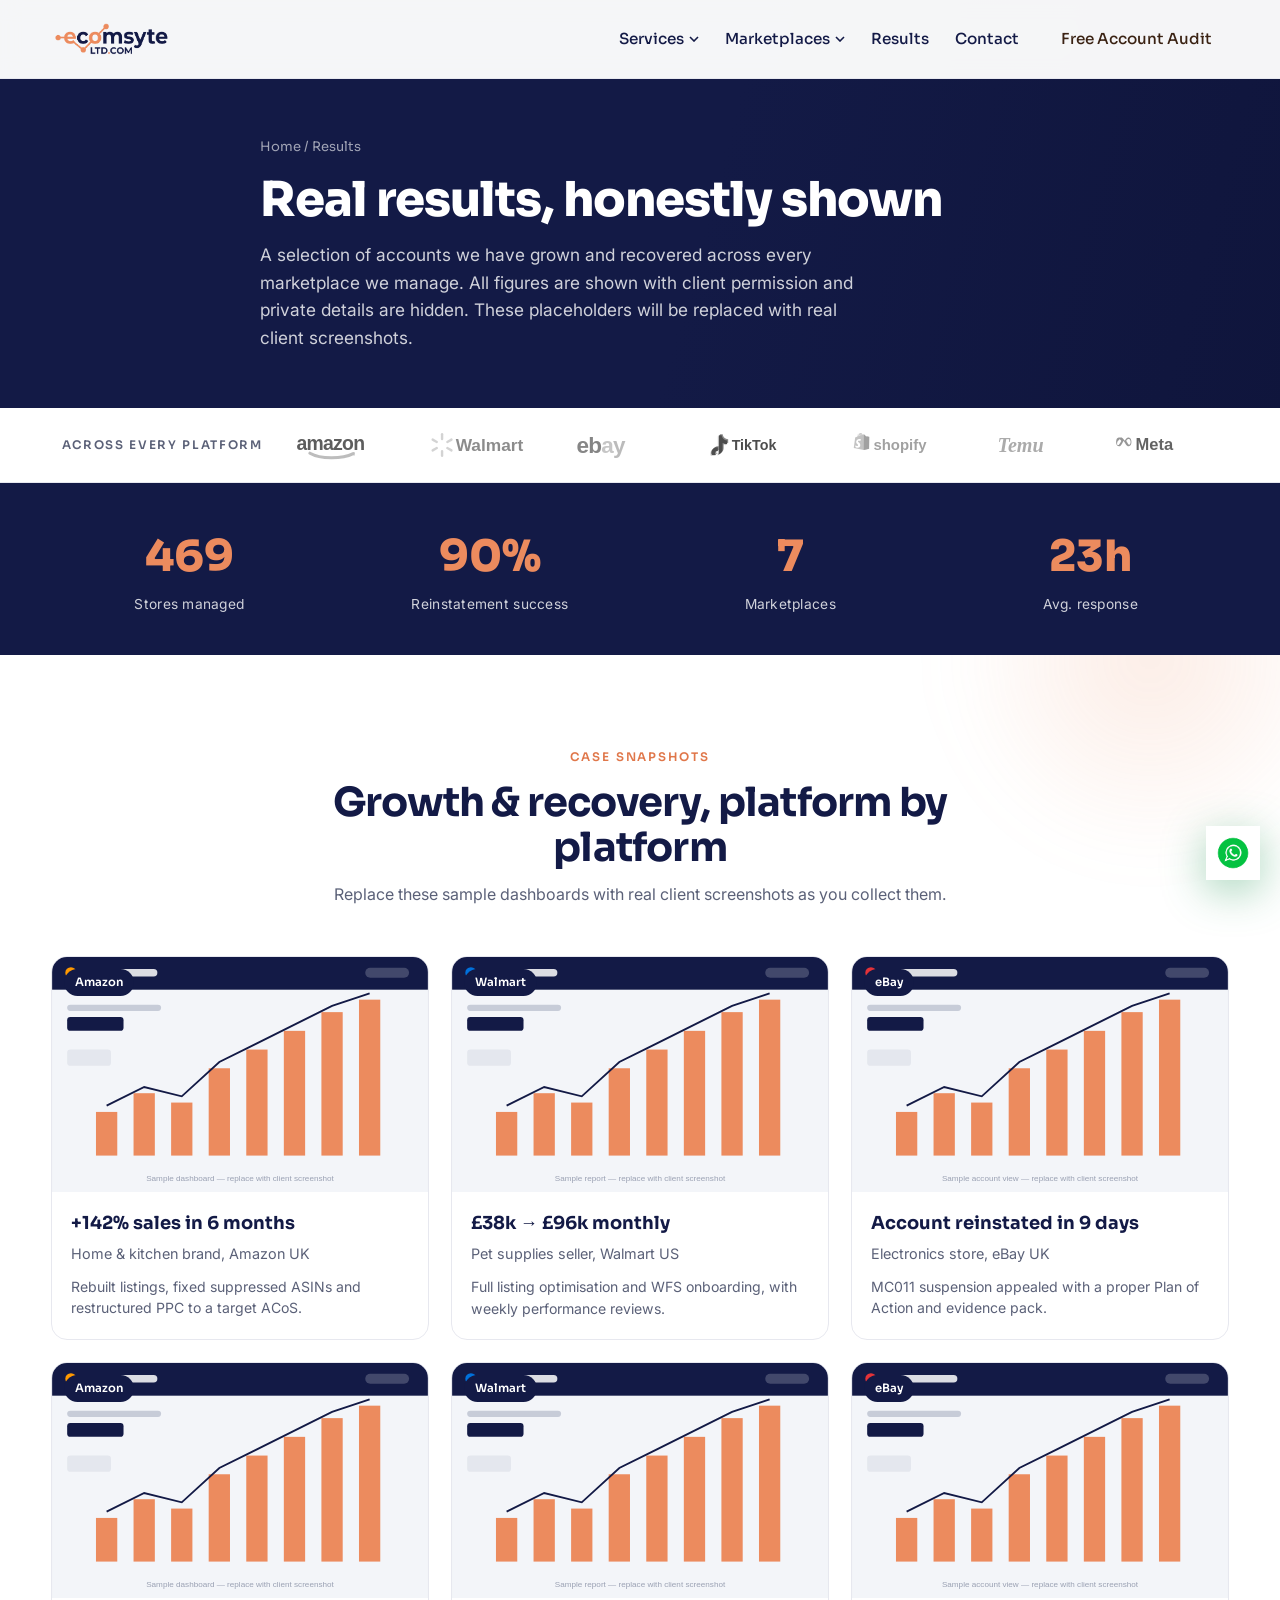
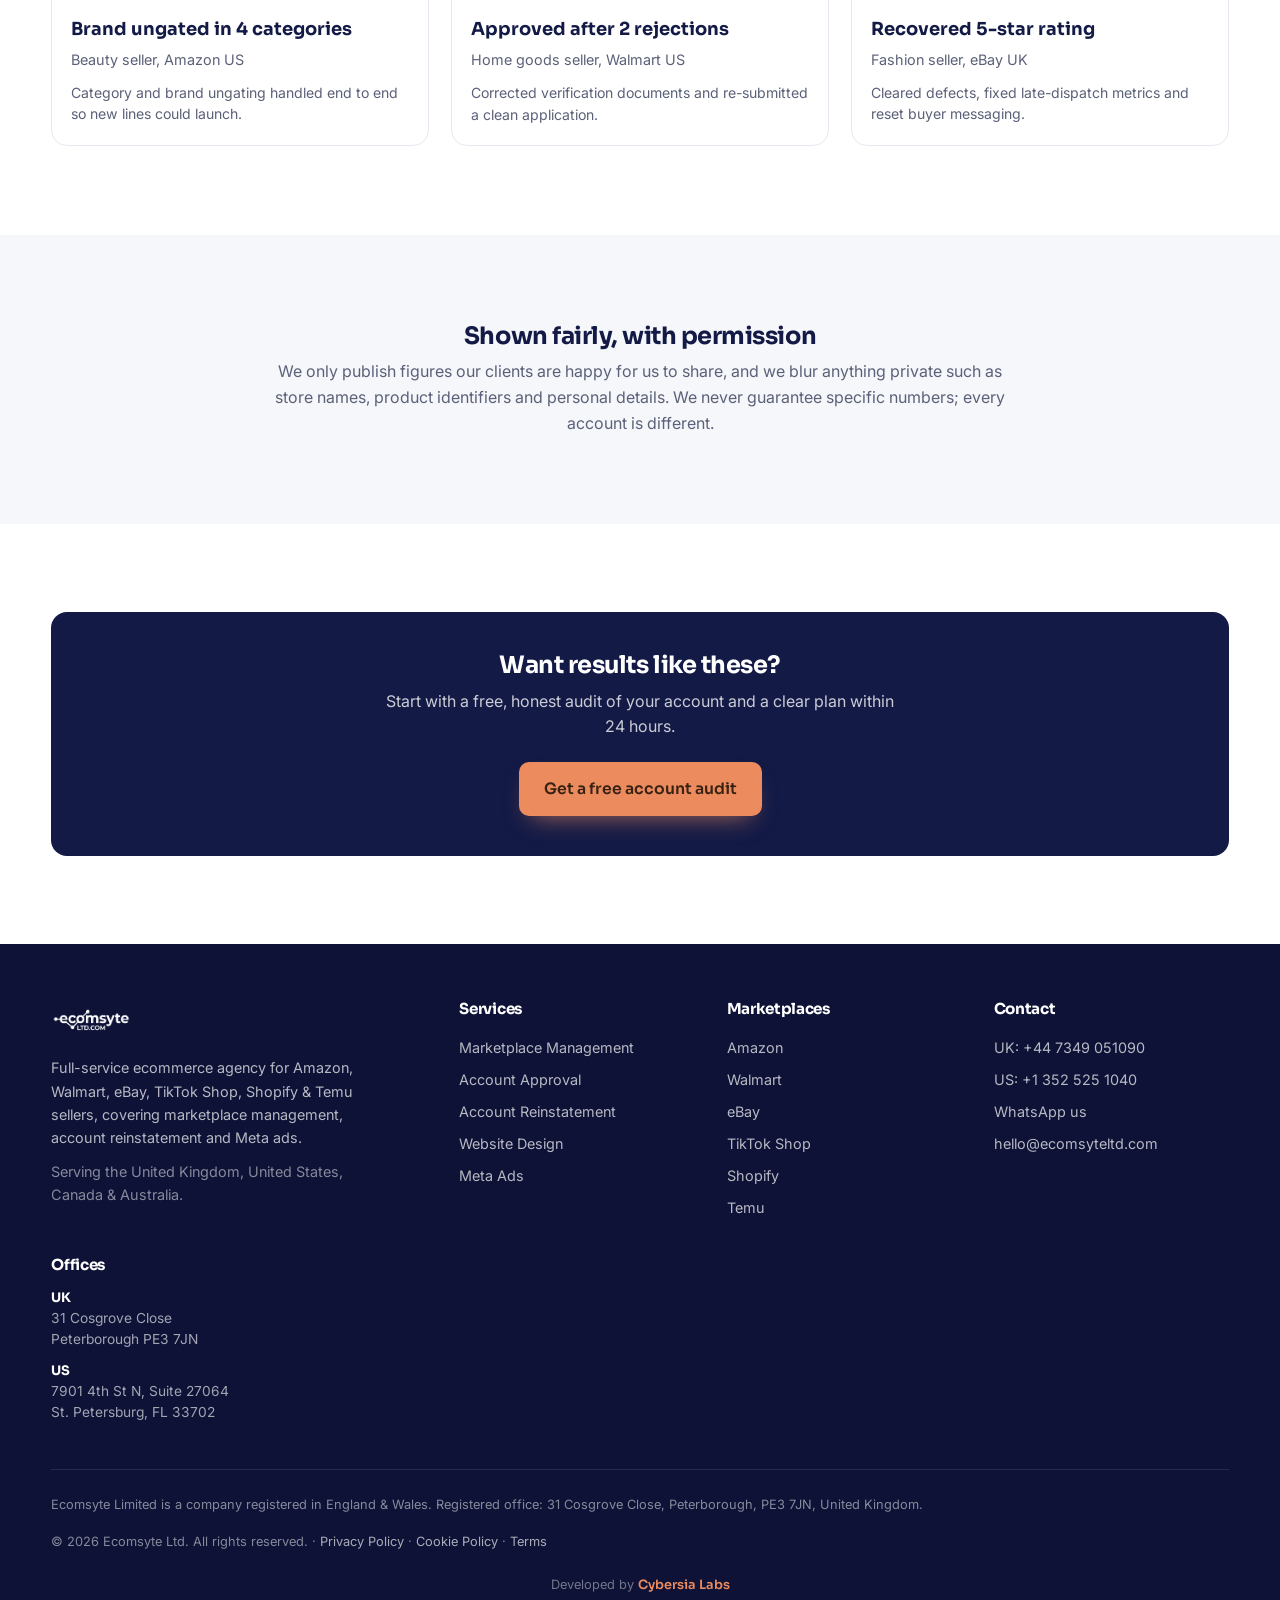
<file: results.html>
<!DOCTYPE html>
<html lang="en-GB">
<head>
<meta charset="UTF-8"><meta name="viewport" content="width=device-width, initial-scale=1.0">
<title>Results & Case Studies | Ecomsyte Ltd</title>
<meta name="description" content="Real growth and recovered accounts across Amazon, Walmart, eBay, TikTok Shop, Shopify and Temu. Figures shown with client permission.">
<link rel="icon" type="image/png" href="assets/Favicon.png">
<link rel="preconnect" href="https://fonts.googleapis.com"><link rel="preconnect" href="https://fonts.gstatic.com" crossorigin>
<link href="https://fonts.googleapis.com/css2?family=Sora:wght@400;500;600;700;800&family=Inter:wght@400;500;600&display=swap" rel="stylesheet">
<link rel="stylesheet" href="style.css">
</head>
<body class="inner">
<!-- ===================== HEADER ===================== -->
<header class="site-header" id="header">
  <div class="wrap header__inner">
    <a href="index.html" class="brand" aria-label="Ecomsyte home">
      <img src="assets/9.png" alt="Ecomsyte Ltd" class="brand__logo">
    </a>

    <nav class="nav" id="nav">
      <div class="nav__drop">
        <button class="nav__dropbtn" aria-expanded="false">Services <svg viewBox="0 0 10 6" width="10"><path d="M1 1l4 4 4-4" fill="none" stroke="currentColor" stroke-width="1.6"/></svg></button>
        <div class="nav__menu">
          <a href="service-marketplace-management.html">Marketplace Management</a>
          <a href="service-account-approval.html">Account Approval</a>
          <a href="service-account-reinstatement.html">Account Reinstatement</a>
          <a href="service-website-design.html">Website Design</a>
        </div>
      </div>
      <div class="nav__drop">
        <button class="nav__dropbtn" aria-expanded="false">Marketplaces <svg viewBox="0 0 10 6" width="10"><path d="M1 1l4 4 4-4" fill="none" stroke="currentColor" stroke-width="1.6"/></svg></button>
        <div class="nav__menu">
          <a href="marketplace-amazon.html">Amazon</a>
          <a href="marketplace-walmart.html">Walmart</a>
          <a href="marketplace-ebay.html">eBay</a>
          <a href="marketplace-tiktok-shop.html">TikTok Shop</a>
          <a href="marketplace-shopify.html">Shopify</a>
          <a href="marketplace-temu.html">Temu</a>
          <a href="marketplace-meta-ads.html">Meta Ads</a>
        </div>
      </div>
      <a href="results.html">Results</a>
      <a href="contact.html">Contact</a>
      <a href="contact.html" class="nav__cta">Free Account Audit</a>
    </nav>

    <button class="burger" id="burger" aria-label="Open menu" aria-expanded="false">
      <span></span><span></span><span></span>
    </button>
  </div>
</header>

<a id="top"></a>
<section class="page-hero" style="--hero-img:url('https://images.pexels.com/photos/669610/pexels-photo-669610.jpeg?auto=compress&cs=tinysrgb&w=1600')">
  <span class="pfx pfx--e" data-parallax="0.2" aria-hidden="true"></span>
  <div class="wrap page-hero__inner">
    <nav class="breadcrumb"><a href="index.html">Home</a> / Results</nav>
    <h1>Real results, honestly shown</h1>
    <p>A selection of accounts we have grown and recovered across every marketplace we manage. All figures are shown with client permission and private details are hidden. These placeholders will be replaced with real client screenshots.</p>
  </div>
</section><section class="lstrip"><div class="wrap lstrip__inner"><span class="lstrip__label">Across every platform</span><div class="lstrip__logos"><span class="lstrip__item"><img src="assets/logos/amazon.svg" alt="Amazon"></span><span class="lstrip__item"><img src="assets/logos/walmart.svg" alt="Walmart"></span><span class="lstrip__item"><img src="assets/logos/ebay.svg" alt="eBay"></span><span class="lstrip__item"><img src="assets/logos/tiktok.svg" alt="TikTok Shop"></span><span class="lstrip__item"><img src="assets/logos/shopify.svg" alt="Shopify"></span><span class="lstrip__item"><img src="assets/logos/temu.svg" alt="Temu"></span><span class="lstrip__item"><img src="assets/logos/meta.svg" alt="Meta Ads"></span></div></div></section><section class="stats"><div class="wrap stats__row">
<div class="stat"><strong data-count="480">0</strong><span>Stores managed</span></div>
<div class="stat"><strong data-count="92" data-suffix="%">0</strong><span>Reinstatement success</span></div>
<div class="stat"><strong data-count="7">0</strong><span>Marketplaces</span></div>
<div class="stat"><strong data-count="24" data-suffix="h">0</strong><span>Avg. response</span></div>
</div></section><section class="section"><span class="pfx pfx--a" data-parallax="0.15" aria-hidden="true"></span>
<div class="wrap"><header class="section__head"><span class="eyebrow">Case snapshots</span><h2>Growth &amp; recovery, platform by platform</h2><p>Replace these sample dashboards with real client screenshots as you collect them.</p></header>
<div class="results-grid results-grid--6"><figure class="result-card" data-tilt>
  <div class="result-shot"><img src="assets/results/amazon-dash.svg" alt="Amazon result (sample placeholder)"><span class="result-badge">Amazon</span></div>
  <figcaption><strong>+142% sales in 6 months</strong><span>Home & kitchen brand, Amazon UK</span><p class="result-desc">Rebuilt listings, fixed suppressed ASINs and restructured PPC to a target ACoS.</p></figcaption>
</figure>
<figure class="result-card" data-tilt>
  <div class="result-shot"><img src="assets/results/walmart-dash.svg" alt="Walmart result (sample placeholder)"><span class="result-badge">Walmart</span></div>
  <figcaption><strong>£38k → £96k monthly</strong><span>Pet supplies seller, Walmart US</span><p class="result-desc">Full listing optimisation and WFS onboarding, with weekly performance reviews.</p></figcaption>
</figure>
<figure class="result-card" data-tilt>
  <div class="result-shot"><img src="assets/results/ebay-dash.svg" alt="eBay result (sample placeholder)"><span class="result-badge">eBay</span></div>
  <figcaption><strong>Account reinstated in 9 days</strong><span>Electronics store, eBay UK</span><p class="result-desc">MC011 suspension appealed with a proper Plan of Action and evidence pack.</p></figcaption>
</figure>
<figure class="result-card" data-tilt>
  <div class="result-shot"><img src="assets/results/amazon-dash.svg" alt="Amazon result (sample placeholder)"><span class="result-badge">Amazon</span></div>
  <figcaption><strong>Brand ungated in 4 categories</strong><span>Beauty seller, Amazon US</span><p class="result-desc">Category and brand ungating handled end to end so new lines could launch.</p></figcaption>
</figure>
<figure class="result-card" data-tilt>
  <div class="result-shot"><img src="assets/results/walmart-dash.svg" alt="Walmart result (sample placeholder)"><span class="result-badge">Walmart</span></div>
  <figcaption><strong>Approved after 2 rejections</strong><span>Home goods seller, Walmart US</span><p class="result-desc">Corrected verification documents and re-submitted a clean application.</p></figcaption>
</figure>
<figure class="result-card" data-tilt>
  <div class="result-shot"><img src="assets/results/ebay-dash.svg" alt="eBay result (sample placeholder)"><span class="result-badge">eBay</span></div>
  <figcaption><strong>Recovered 5-star rating</strong><span>Fashion seller, eBay UK</span><p class="result-desc">Cleared defects, fixed late-dispatch metrics and reset buyer messaging.</p></figcaption>
</figure>
</div></div></section><section class="section section--tint"><div class="wrap" style="max-width:760px;text-align:center">
<h2 style="margin-bottom:.6rem">Shown fairly, with permission</h2>
<p style="color:var(--muted)">We only publish figures our clients are happy for us to share, and we blur anything private such as store names, product identifiers and personal details. We never guarantee specific numbers; every account is different.</p>
</div></section><section class="section"><div class="wrap"><div class="cta-band"><span class="pfx pfx--e" data-parallax="0.2" aria-hidden="true"></span>
<div style="position:relative;z-index:1"><h2>Want results like these?</h2><p>Start with a free, honest audit of your account and a clear plan within 24 hours.</p>
<a href="contact.html" class="btn btn--primary">Get a free account audit</a></div></div></div></section><!-- ===================== FOOTER ===================== -->
<footer class="site-footer">
  <div class="wrap footer__grid">
    <div class="footer__brand">
      <img src="assets/9-white.png" alt="Ecomsyte Ltd">
      <p>Full-service ecommerce agency for Amazon, Walmart, eBay, TikTok Shop, Shopify & Temu
         sellers, covering marketplace management, account reinstatement and Meta ads.</p>
      <p class="footer__serving">Serving the United Kingdom, United States, Canada & Australia.</p>
    </div>

    <div class="footer__col">
      <h4>Services</h4>
      <a href="service-marketplace-management.html">Marketplace Management</a>
      <a href="service-account-approval.html">Account Approval</a>
      <a href="service-account-reinstatement.html">Account Reinstatement</a>
      <a href="service-website-design.html">Website Design</a>
      <a href="marketplace-meta-ads.html">Meta Ads</a>
    </div>

    <div class="footer__col">
      <h4>Marketplaces</h4>
      <a href="marketplace-amazon.html">Amazon</a>
      <a href="marketplace-walmart.html">Walmart</a>
      <a href="marketplace-ebay.html">eBay</a>
      <a href="marketplace-tiktok-shop.html">TikTok Shop</a>
      <a href="marketplace-shopify.html">Shopify</a>
      <a href="marketplace-temu.html">Temu</a>
    </div>

    <div class="footer__col">
      <h4>Contact</h4>
      <a href="tel:+447349051090">UK: +44 7349 051090</a>
      <a href="tel:+13525251040">US: +1 352 525 1040</a>
      <a href="https://wa.me/447349051090">WhatsApp us</a>
      <a href="mailto:hello@ecomsyteltd.com">hello@ecomsyteltd.com</a>
    </div>

    <div class="footer__col">
      <h4>Offices</h4>
      <p class="footer__addr"><strong>UK</strong><br>31 Cosgrove Close<br>Peterborough PE3 7JN</p>
      <p class="footer__addr"><strong>US</strong><br>7901 4th St N, Suite 27064<br>St. Petersburg, FL 33702</p>
    </div>
  </div>

  <div class="wrap footer__legal">
    <p>Ecomsyte Limited is a company registered in England &amp; Wales. Registered office: 31 Cosgrove Close, Peterborough, PE3 7JN, United Kingdom.</p>
    <p class="footer__copy">© 2026 Ecomsyte Ltd. All rights reserved. ·
       <a href="#">Privacy Policy</a> · <a href="#">Cookie Policy</a> · <a href="#">Terms</a></p>
    <p class="footer__credit">Developed by
       <a href="https://cybersialabs.com" target="_blank" rel="noopener">Cybersia Labs</a></p>
  </div>
</footer>

<!-- floating action buttons -->
<a href="https://wa.me/447349051090" class="fab fab--wa" target="_blank" rel="noopener" aria-label="Chat on WhatsApp"><img src="assets/whatsapp.png" alt="WhatsApp"></a>
<button class="fab fab--top" id="toTop" aria-label="Back to top">
  <svg viewBox="0 0 24 24" width="22" height="22" fill="none" stroke="currentColor" stroke-width="2.2" stroke-linecap="round" stroke-linejoin="round"><path d="M12 19V5M6 11l6-6 6 6"/></svg>
</button>

<script src="script.js"></script>
</body>
</html>
</file>
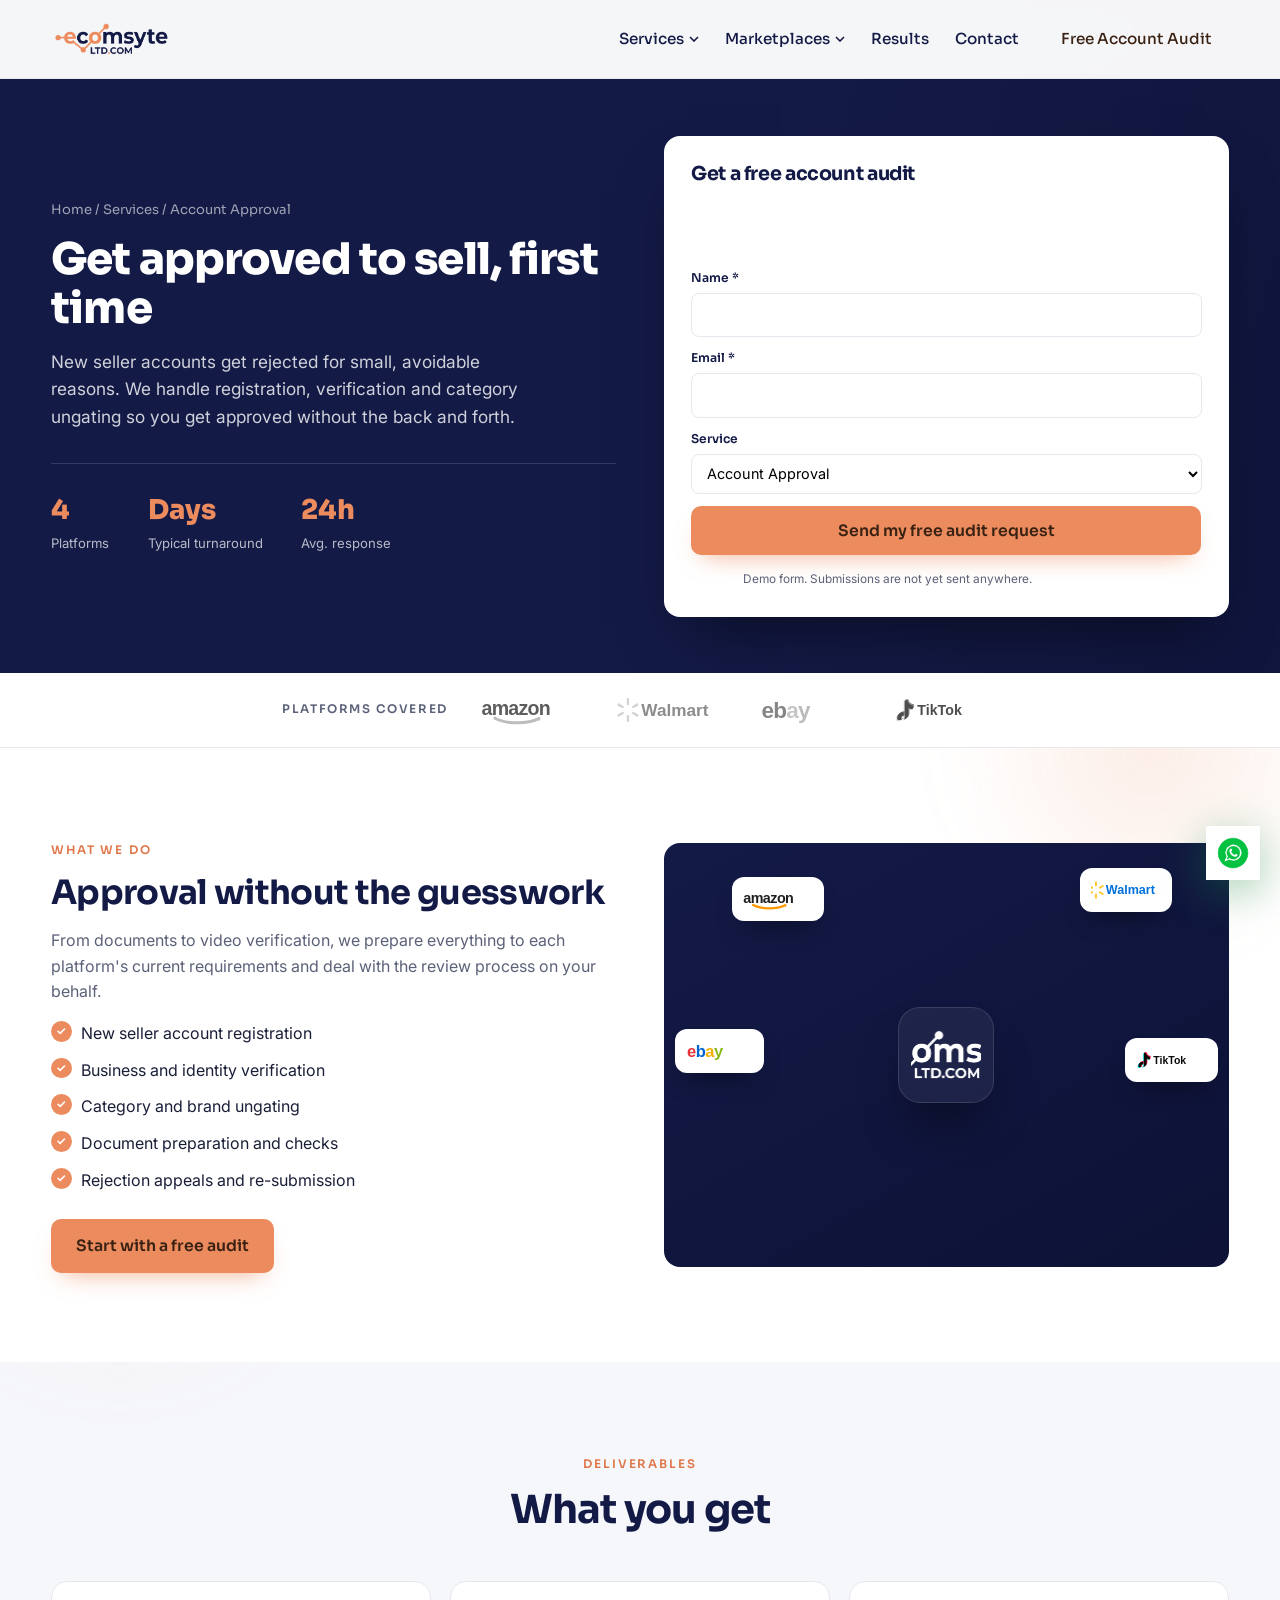
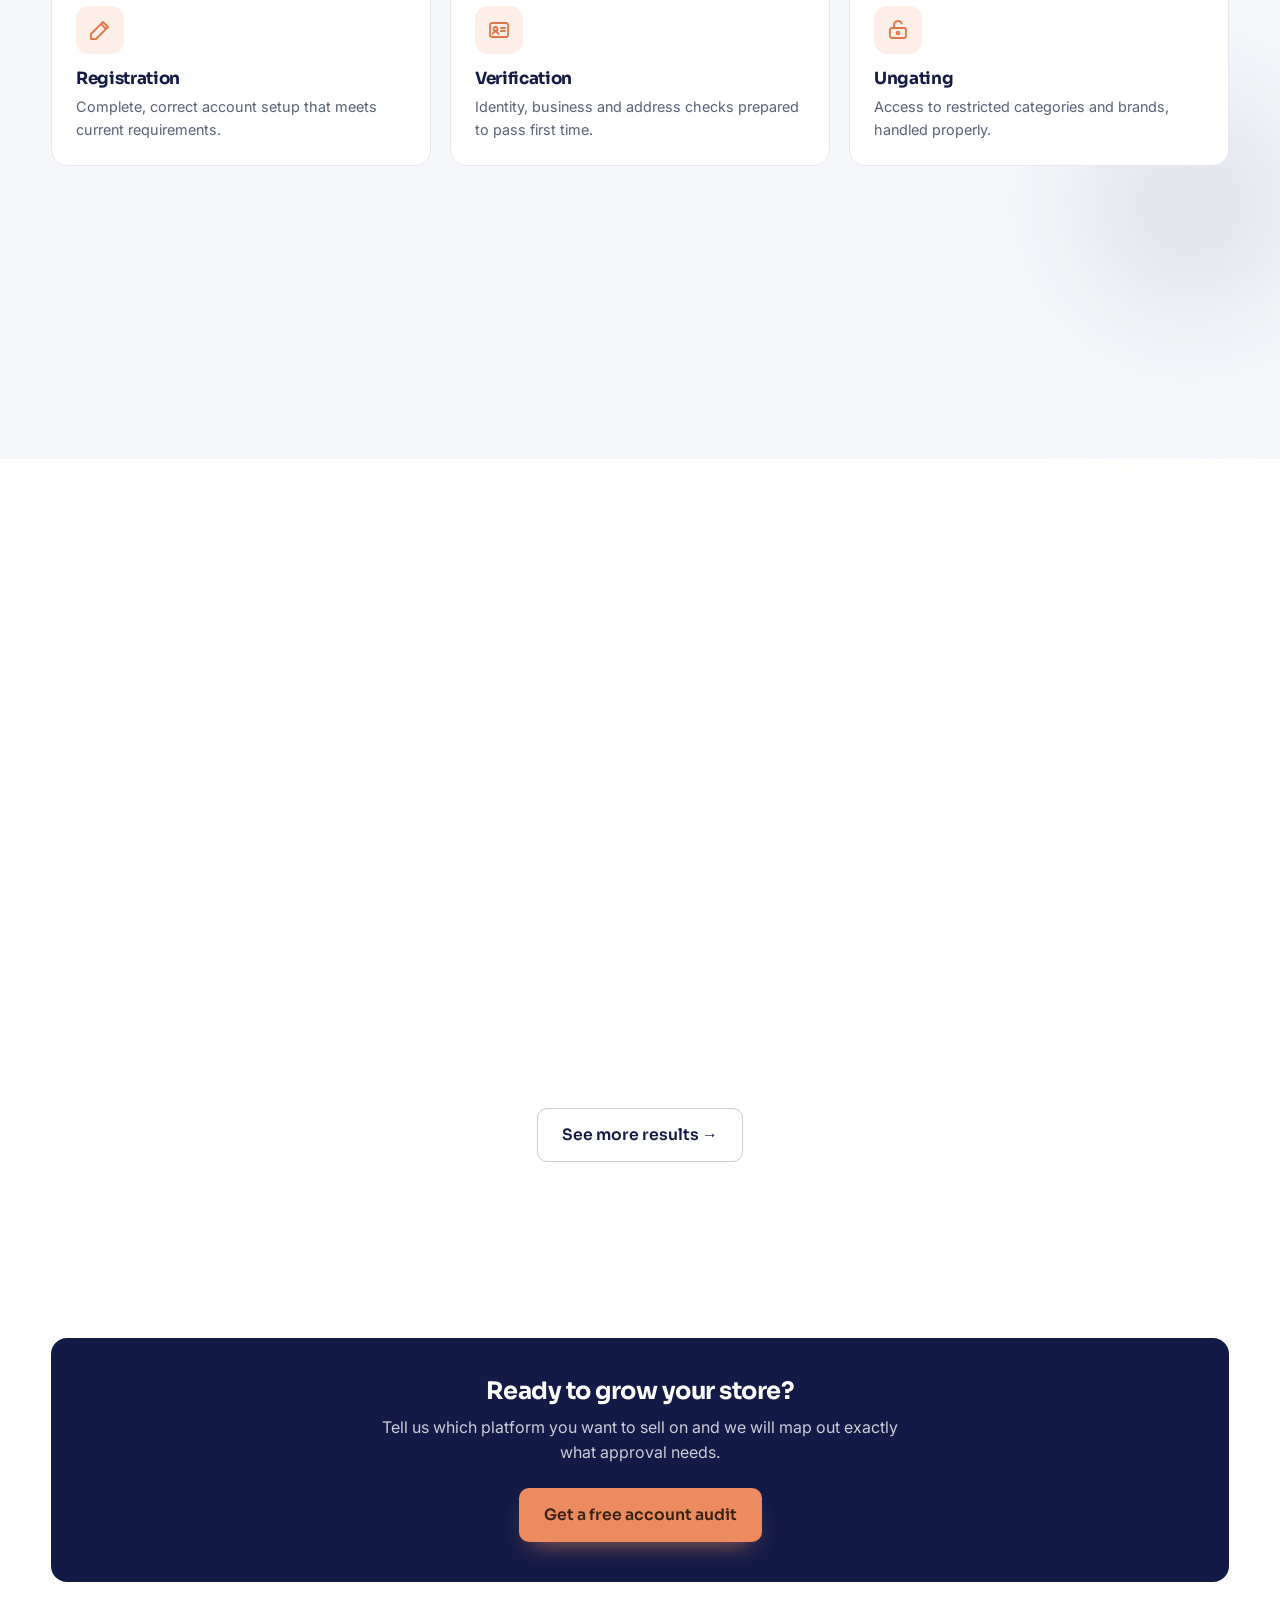
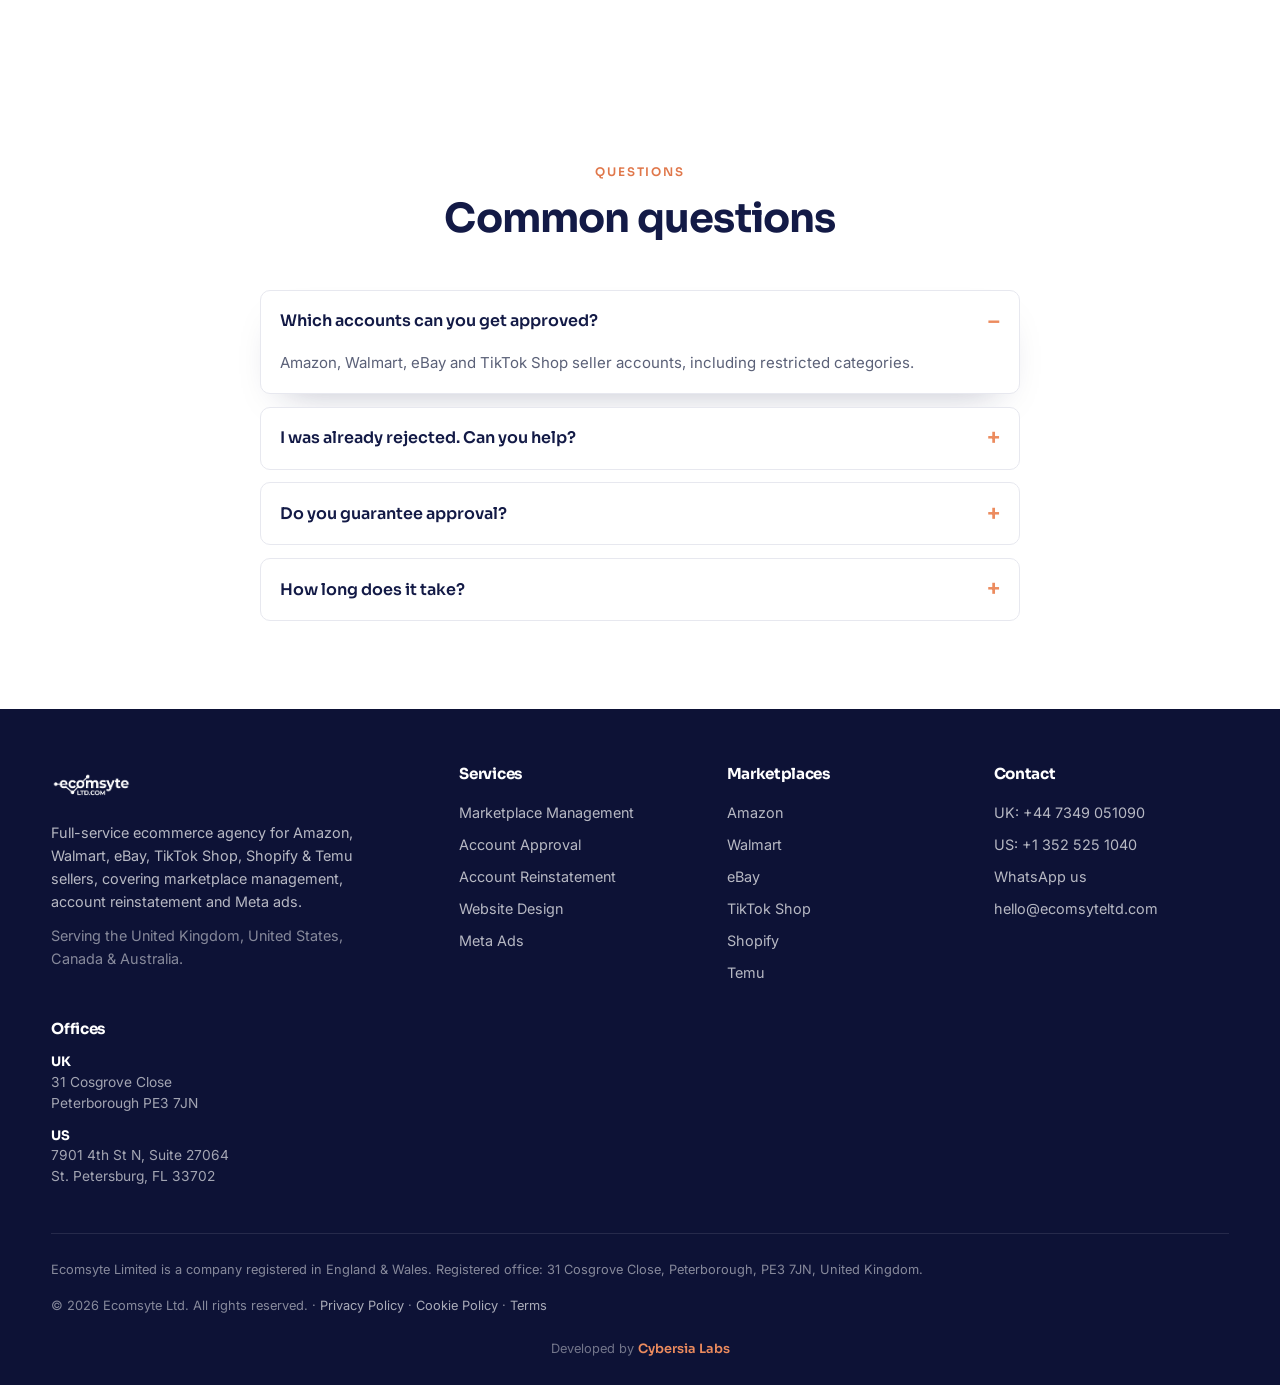
<file: service-account-approval.html>
<!DOCTYPE html>
<html lang="en-GB"><head>
<meta charset="UTF-8"><meta name="viewport" content="width=device-width, initial-scale=1.0">
<title>Seller Account Approval | Amazon, Walmart, eBay, TikTok Shop | Ecomsyte</title><meta name="description" content="Get approved to sell on Amazon, Walmart, eBay and TikTok Shop. Registration, verification, category ungating and appeals handled for you.">
<link rel="icon" type="image/png" href="assets/Favicon.png">
<link rel="preconnect" href="https://fonts.googleapis.com"><link rel="preconnect" href="https://fonts.gstatic.com" crossorigin>
<link href="https://fonts.googleapis.com/css2?family=Sora:wght@400;500;600;700;800&family=Inter:wght@400;500;600&display=swap" rel="stylesheet">
<link rel="stylesheet" href="style.css"></head><body class="inner">
<!-- ===================== HEADER ===================== -->
<header class="site-header" id="header">
  <div class="wrap header__inner">
    <a href="index.html" class="brand" aria-label="Ecomsyte home">
      <img src="assets/9.png" alt="Ecomsyte Ltd" class="brand__logo">
    </a>

    <nav class="nav" id="nav">
      <div class="nav__drop">
        <button class="nav__dropbtn" aria-expanded="false">Services <svg viewBox="0 0 10 6" width="10"><path d="M1 1l4 4 4-4" fill="none" stroke="currentColor" stroke-width="1.6"/></svg></button>
        <div class="nav__menu">
          <a href="service-marketplace-management.html">Marketplace Management</a>
          <a href="service-account-approval.html">Account Approval</a>
          <a href="service-account-reinstatement.html">Account Reinstatement</a>
          <a href="service-website-design.html">Website Design</a>
        </div>
      </div>
      <div class="nav__drop">
        <button class="nav__dropbtn" aria-expanded="false">Marketplaces <svg viewBox="0 0 10 6" width="10"><path d="M1 1l4 4 4-4" fill="none" stroke="currentColor" stroke-width="1.6"/></svg></button>
        <div class="nav__menu">
          <a href="marketplace-amazon.html">Amazon</a>
          <a href="marketplace-walmart.html">Walmart</a>
          <a href="marketplace-ebay.html">eBay</a>
          <a href="marketplace-tiktok-shop.html">TikTok Shop</a>
          <a href="marketplace-shopify.html">Shopify</a>
          <a href="marketplace-temu.html">Temu</a>
          <a href="marketplace-meta-ads.html">Meta Ads</a>
        </div>
      </div>
      <a href="results.html">Results</a>
      <a href="contact.html">Contact</a>
      <a href="contact.html" class="nav__cta">Free Account Audit</a>
    </nav>

    <button class="burger" id="burger" aria-label="Open menu" aria-expanded="false">
      <span></span><span></span><span></span>
    </button>
  </div>
</header>

<a id="top"></a>
<section class="page-hero page-hero--form" style="--hero-img:url('https://images.pexels.com/photos/5632402/pexels-photo-5632402.jpeg?auto=compress&cs=tinysrgb&w=1600')">
  <span class="pfx pfx--e" data-parallax="0.2" aria-hidden="true"></span>
  <div class="wrap page-hero__grid">
    <div class="page-hero__inner">
      <nav class="breadcrumb"><a href="index.html">Home</a> / Services / Account Approval</nav>
      <h1>Get approved to sell, first time</h1><p>New seller accounts get rejected for small, avoidable reasons. We handle registration, verification and category ungating so you get approved without the back and forth.</p>
      <div class="hero-stats"><div><strong>4</strong><span>Platforms</span></div><div><strong>Days</strong><span>Typical turnaround</span></div><div><strong>24h</strong><span>Avg. response</span></div></div>
    </div>
    <form class="herolead" id="auditForm" novalidate>
      <h3 class="herolead__title">Get a free account audit</h3>
      <p class="herolead__sub">A senior specialist replies within 24 hours. No cost, no obligation.</p>
      <div class="field"><label for="name">Name *</label><input id="name" name="name" type="text" required autocomplete="name"></div>
      <div class="field"><label for="email">Email *</label><input id="email" name="email" type="email" required autocomplete="email"></div>
      <div class="field"><label for="service">Service</label><select id="service" name="service"><option>Marketplace Management</option><option selected>Account Approval</option><option>Account Reinstatement</option><option>Website Design</option><option>Not sure yet</option></select></div>
      <input type="hidden" id="market" name="market" value="Amazon">
      <button type="submit" class="btn btn--primary btn--block">Send my free audit request</button>
      <p class="form__note" id="formNote">Demo form. Submissions are not yet sent anywhere.</p>
    </form>
  </div>
</section><section class="lstrip"><div class="wrap lstrip__inner"><span class="lstrip__label">Platforms covered</span><div class="lstrip__logos"><span class="lstrip__item"><img src="assets/logos/amazon.svg" alt="Amazon"></span><span class="lstrip__item"><img src="assets/logos/walmart.svg" alt="Walmart"></span><span class="lstrip__item"><img src="assets/logos/ebay.svg" alt="eBay"></span><span class="lstrip__item"><img src="assets/logos/tiktok.svg" alt="TikTok Shop"></span></div></div></section><section class="section" id="included"><span class="pfx pfx--a" data-parallax="0.12" aria-hidden="true"></span>
<div class="wrap split"><div class="split__copy">
<span class="eyebrow">What we do</span><h2>Approval without the guesswork</h2><p>From documents to video verification, we prepare everything to each platform's current requirements and deal with the review process on your behalf.</p>
<ul class="check-list"><li>New seller account registration</li><li>Business and identity verification</li><li>Category and brand ungating</li><li>Document preparation and checks</li><li>Rejection appeals and re-submission</li></ul><a href="contact.html" class="btn btn--primary">Start with a free audit</a>
</div><div class="split__media split-hub" data-tilt><div class="mini-hub"><div class="mini-hub__core"><img src="assets/9-white.png" alt="Ecomsyte"></div><span class="mini-node mini-node--1"><img src="assets/logos/amazon.svg" alt="Amazon"></span><span class="mini-node mini-node--2"><img src="assets/logos/walmart.svg" alt="Walmart"></span><span class="mini-node mini-node--3"><img src="assets/logos/ebay.svg" alt="eBay"></span><span class="mini-node mini-node--4"><img src="assets/logos/tiktok.svg" alt="TikTok Shop"></span></div></div></div></section><section class="section section--tint"><span class="pfx pfx--b" data-parallax="0.2" aria-hidden="true"></span><span class="pfx pfx--c" data-parallax="0.12" aria-hidden="true"></span><div class="wrap"><header class="section__head"><span class="eyebrow">Deliverables</span><h2>What you get</h2></header><div class="deliver"><div class="deliver__item" data-tilt><div class="deliver__ic"><svg viewBox="0 0 24 24" fill="none" stroke="currentColor" stroke-width="1.8" stroke-linecap="round" stroke-linejoin="round"><path d="M15 4l5 5L8 21H3v-5L15 4z"/><path d="M13.5 6.5l4 4"/></svg></div><h3>Registration</h3><p>Complete, correct account setup that meets current requirements.</p></div><div class="deliver__item" data-tilt><div class="deliver__ic"><svg viewBox="0 0 24 24" fill="none" stroke="currentColor" stroke-width="1.8" stroke-linecap="round" stroke-linejoin="round"><rect x="3" y="5" width="18" height="14" rx="2"/><circle cx="8.5" cy="11" r="2"/><path d="M5.5 16c.6-1.6 1.8-2.4 3-2.4s2.4.8 3 2.4"/><path d="M14 10h4M14 13h4"/></svg></div><h3>Verification</h3><p>Identity, business and address checks prepared to pass first time.</p></div><div class="deliver__item" data-tilt><div class="deliver__ic"><svg viewBox="0 0 24 24" fill="none" stroke="currentColor" stroke-width="1.8" stroke-linecap="round" stroke-linejoin="round"><rect x="4" y="10" width="16" height="10" rx="2"/><path d="M8 10V7a4 4 0 0 1 7.7-1.5"/><circle cx="12" cy="15" r="1.4"/></svg></div><h3>Ungating</h3><p>Access to restricted categories and brands, handled properly.</p></div><div class="deliver__item" data-tilt><div class="deliver__ic"><svg viewBox="0 0 24 24" fill="none" stroke="currentColor" stroke-width="1.8" stroke-linecap="round" stroke-linejoin="round"><path d="M7 3h7l5 5v13H7z"/><path d="M14 3v5h5"/><path d="M10 12h6M10 15h6M10 18h4"/></svg></div><h3>Document prep</h3><p>Bills, invoices and letters formatted exactly how platforms expect.</p></div><div class="deliver__item" data-tilt><div class="deliver__ic"><svg viewBox="0 0 24 24" fill="none" stroke="currentColor" stroke-width="1.8" stroke-linecap="round" stroke-linejoin="round"><rect x="3" y="6" width="12" height="12" rx="2"/><path d="M15 10l6-3v10l-6-3"/></svg></div><h3>Video verification</h3><p>Guidance and prep for live video calls so you are not caught out.</p></div><div class="deliver__item" data-tilt><div class="deliver__ic"><svg viewBox="0 0 24 24" fill="none" stroke="currentColor" stroke-width="1.8" stroke-linecap="round" stroke-linejoin="round"><path d="M9 7L4 12l5 5"/><path d="M4 12h11a5 5 0 0 1 0 10h-3"/></svg></div><h3>Appeals</h3><p>Rejected already? We diagnose why and re-submit a clean application.</p></div></div></div></section><section class="section" id="results"><span class="pfx pfx--a" data-parallax="0.15" aria-hidden="true"></span><div class="wrap">
<header class="section__head"><span class="eyebrow">Real results</span><h2>Proof, not promises</h2><p>Snapshots of accounts we manage. Figures shown with client permission; private details are hidden.</p></header>
<div class="results-grid">
<figure class="result-card" data-tilt><div class="result-shot"><img src="assets/results/amazon-dash.svg" alt="Amazon dashboard (sample placeholder)"><span class="result-badge">Amazon</span></div><figcaption><strong>+142% sales in 6 months</strong><span>Home &amp; kitchen brand, Amazon UK</span></figcaption></figure>
<figure class="result-card" data-tilt><div class="result-shot"><img src="assets/results/walmart-dash.svg" alt="Walmart report (sample placeholder)"><span class="result-badge">Walmart</span></div><figcaption><strong>£38k → £96k monthly</strong><span>Pet supplies seller, Walmart US</span></figcaption></figure>
<figure class="result-card" data-tilt><div class="result-shot"><img src="assets/results/ebay-dash.svg" alt="eBay view (sample placeholder)"><span class="result-badge">eBay</span></div><figcaption><strong>Suspended account recovered</strong><span>Electronics store, reinstated in 9 days</span></figcaption></figure>
</div><div class="results-cta"><a href="results.html" class="btn btn--ghost">See more results →</a></div></div></section><section class="section"><div class="wrap"><div class="cta-band"><span class="pfx pfx--e" data-parallax="0.2" aria-hidden="true"></span><div style="position:relative;z-index:1"><h2>Ready to grow your store?</h2><p>Tell us which platform you want to sell on and we will map out exactly what approval needs.</p><a href="contact.html" class="btn btn--primary">Get a free account audit</a></div></div></div></section><section class="section"><div class="wrap" style="max-width:760px"><header class="section__head"><span class="eyebrow">Questions</span><h2>Common questions</h2></header><div class="faq"><details class="faq__item" open><summary>Which accounts can you get approved?</summary><p>Amazon, Walmart, eBay and TikTok Shop seller accounts, including restricted categories.</p></details><details class="faq__item"><summary>I was already rejected. Can you help?</summary><p>Often yes. We review the reason and prepare a corrected re-submission.</p></details><details class="faq__item"><summary>Do you guarantee approval?</summary><p>No one honestly can, but we tell you your realistic chances first.</p></details><details class="faq__item"><summary>How long does it take?</summary><p>Most approvals move within days once documents are right.</p></details></div></div></section><!-- ===================== FOOTER ===================== -->
<footer class="site-footer">
  <div class="wrap footer__grid">
    <div class="footer__brand">
      <img src="assets/9-white.png" alt="Ecomsyte Ltd">
      <p>Full-service ecommerce agency for Amazon, Walmart, eBay, TikTok Shop, Shopify & Temu
         sellers, covering marketplace management, account reinstatement and Meta ads.</p>
      <p class="footer__serving">Serving the United Kingdom, United States, Canada & Australia.</p>
    </div>

    <div class="footer__col">
      <h4>Services</h4>
      <a href="service-marketplace-management.html">Marketplace Management</a>
      <a href="service-account-approval.html">Account Approval</a>
      <a href="service-account-reinstatement.html">Account Reinstatement</a>
      <a href="service-website-design.html">Website Design</a>
      <a href="marketplace-meta-ads.html">Meta Ads</a>
    </div>

    <div class="footer__col">
      <h4>Marketplaces</h4>
      <a href="marketplace-amazon.html">Amazon</a>
      <a href="marketplace-walmart.html">Walmart</a>
      <a href="marketplace-ebay.html">eBay</a>
      <a href="marketplace-tiktok-shop.html">TikTok Shop</a>
      <a href="marketplace-shopify.html">Shopify</a>
      <a href="marketplace-temu.html">Temu</a>
    </div>

    <div class="footer__col">
      <h4>Contact</h4>
      <a href="tel:+447349051090">UK: +44 7349 051090</a>
      <a href="tel:+13525251040">US: +1 352 525 1040</a>
      <a href="https://wa.me/447349051090">WhatsApp us</a>
      <a href="mailto:hello@ecomsyteltd.com">hello@ecomsyteltd.com</a>
    </div>

    <div class="footer__col">
      <h4>Offices</h4>
      <p class="footer__addr"><strong>UK</strong><br>31 Cosgrove Close<br>Peterborough PE3 7JN</p>
      <p class="footer__addr"><strong>US</strong><br>7901 4th St N, Suite 27064<br>St. Petersburg, FL 33702</p>
    </div>
  </div>

  <div class="wrap footer__legal">
    <p>Ecomsyte Limited is a company registered in England &amp; Wales. Registered office: 31 Cosgrove Close, Peterborough, PE3 7JN, United Kingdom.</p>
    <p class="footer__copy">© 2026 Ecomsyte Ltd. All rights reserved. ·
       <a href="#">Privacy Policy</a> · <a href="#">Cookie Policy</a> · <a href="#">Terms</a></p>
    <p class="footer__credit">Developed by
       <a href="https://cybersialabs.com" target="_blank" rel="noopener">Cybersia Labs</a></p>
  </div>
</footer>

<!-- floating action buttons -->
<a href="https://wa.me/447349051090" class="fab fab--wa" target="_blank" rel="noopener" aria-label="Chat on WhatsApp"><img src="assets/whatsapp.png" alt="WhatsApp"></a>
<button class="fab fab--top" id="toTop" aria-label="Back to top">
  <svg viewBox="0 0 24 24" width="22" height="22" fill="none" stroke="currentColor" stroke-width="2.2" stroke-linecap="round" stroke-linejoin="round"><path d="M12 19V5M6 11l6-6 6 6"/></svg>
</button>

<script src="script.js"></script>
</body></html>
</file>
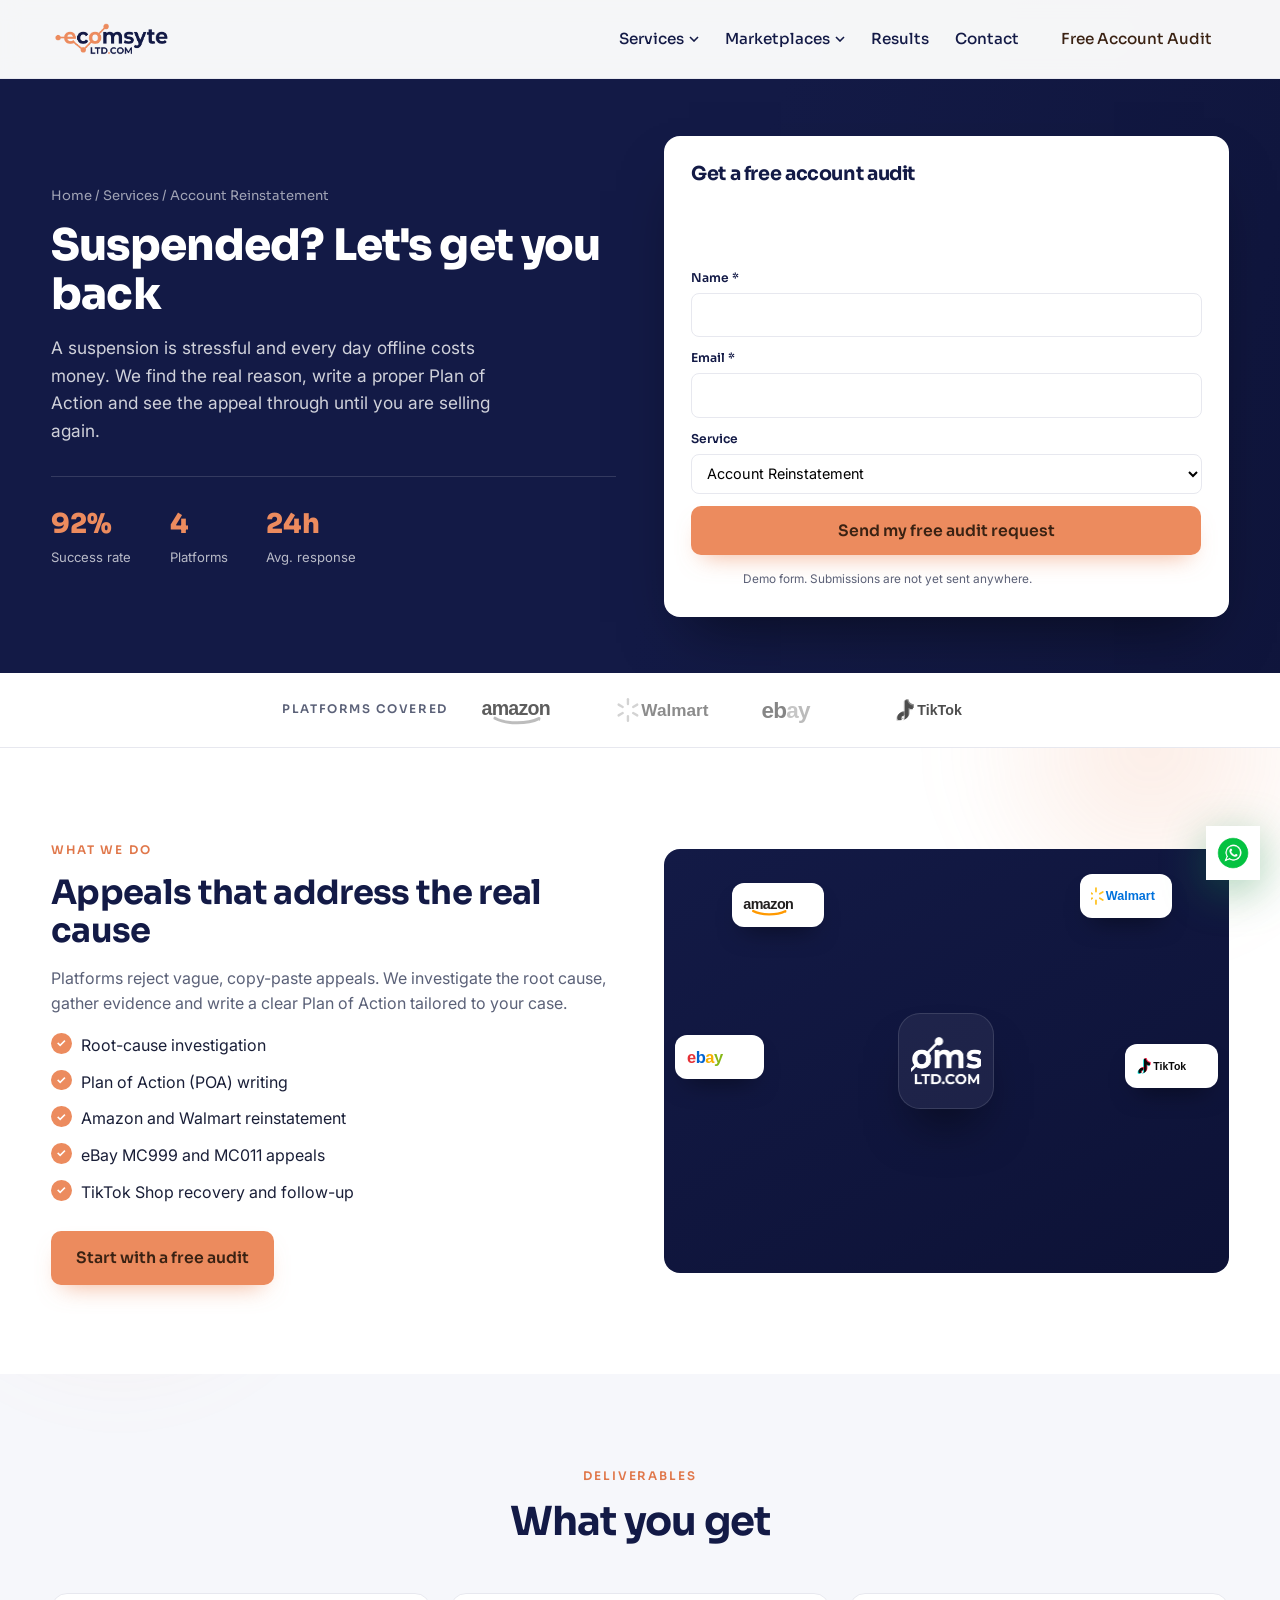
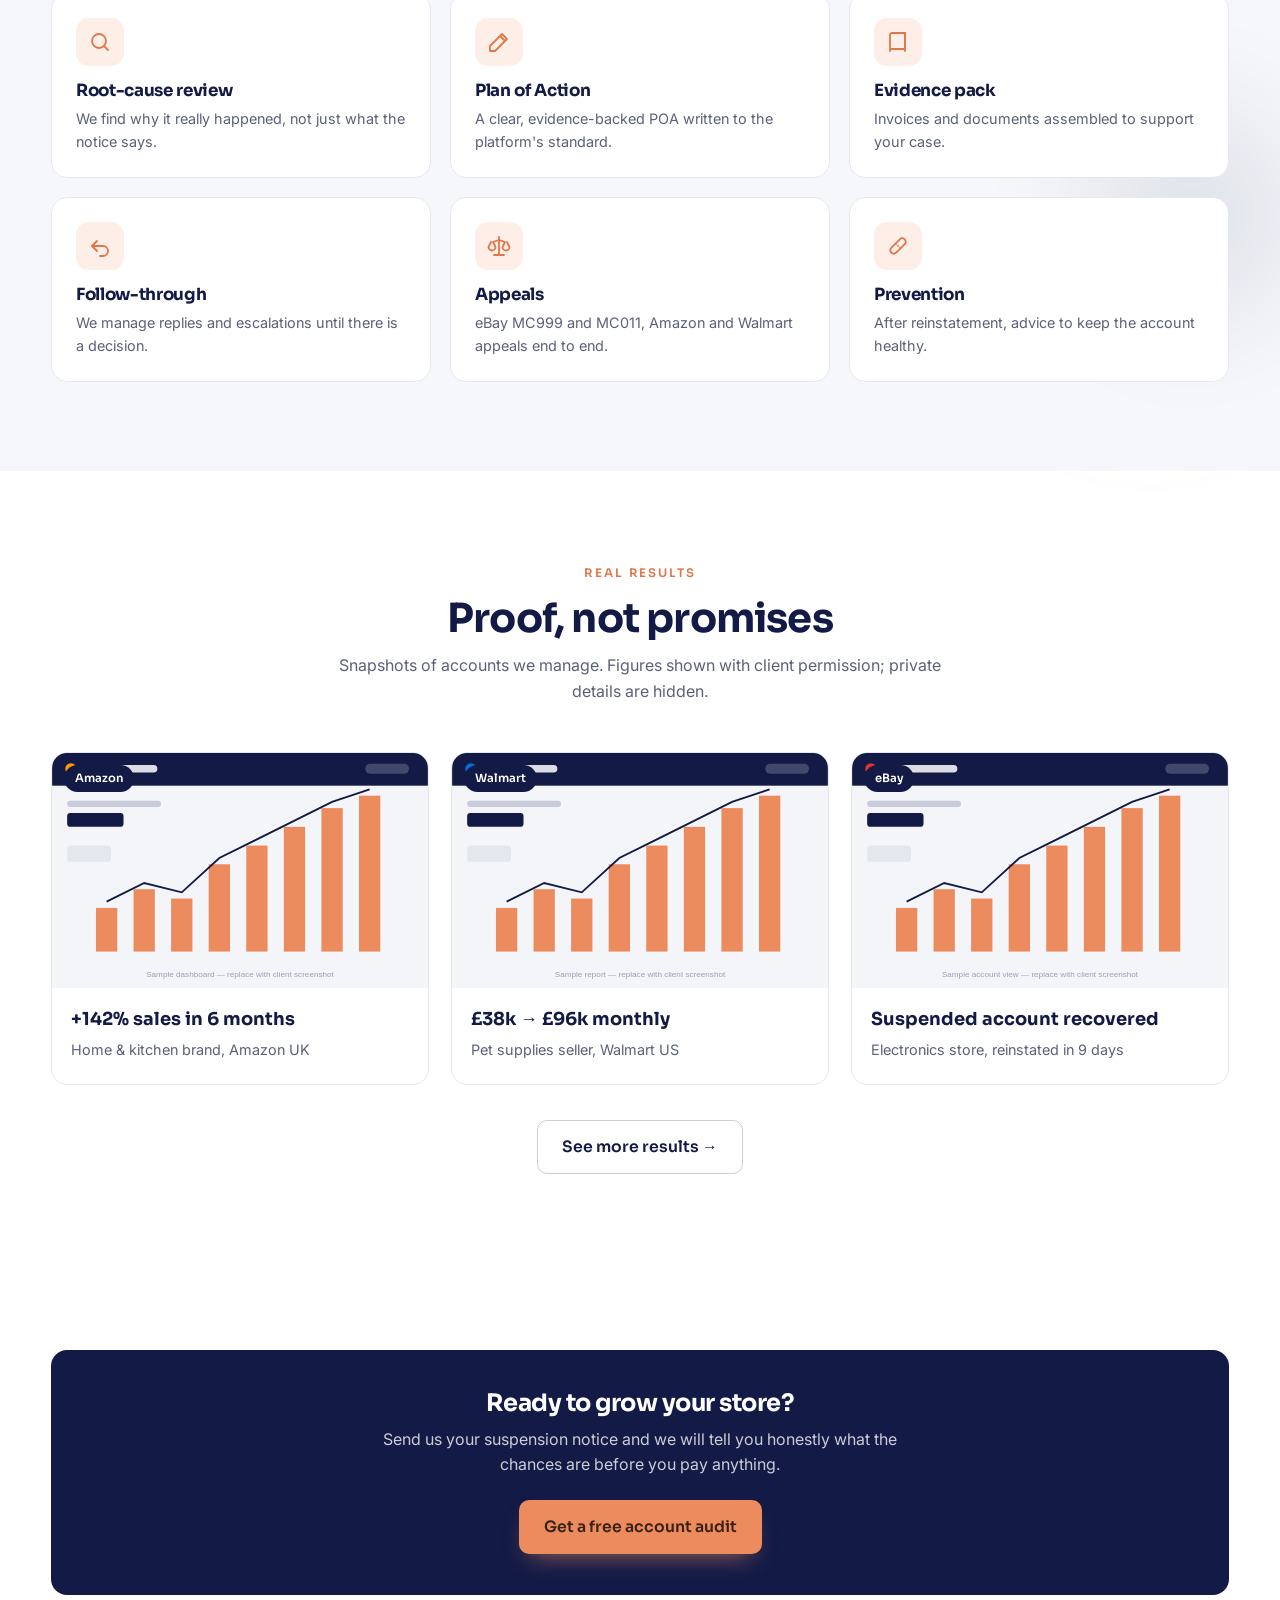
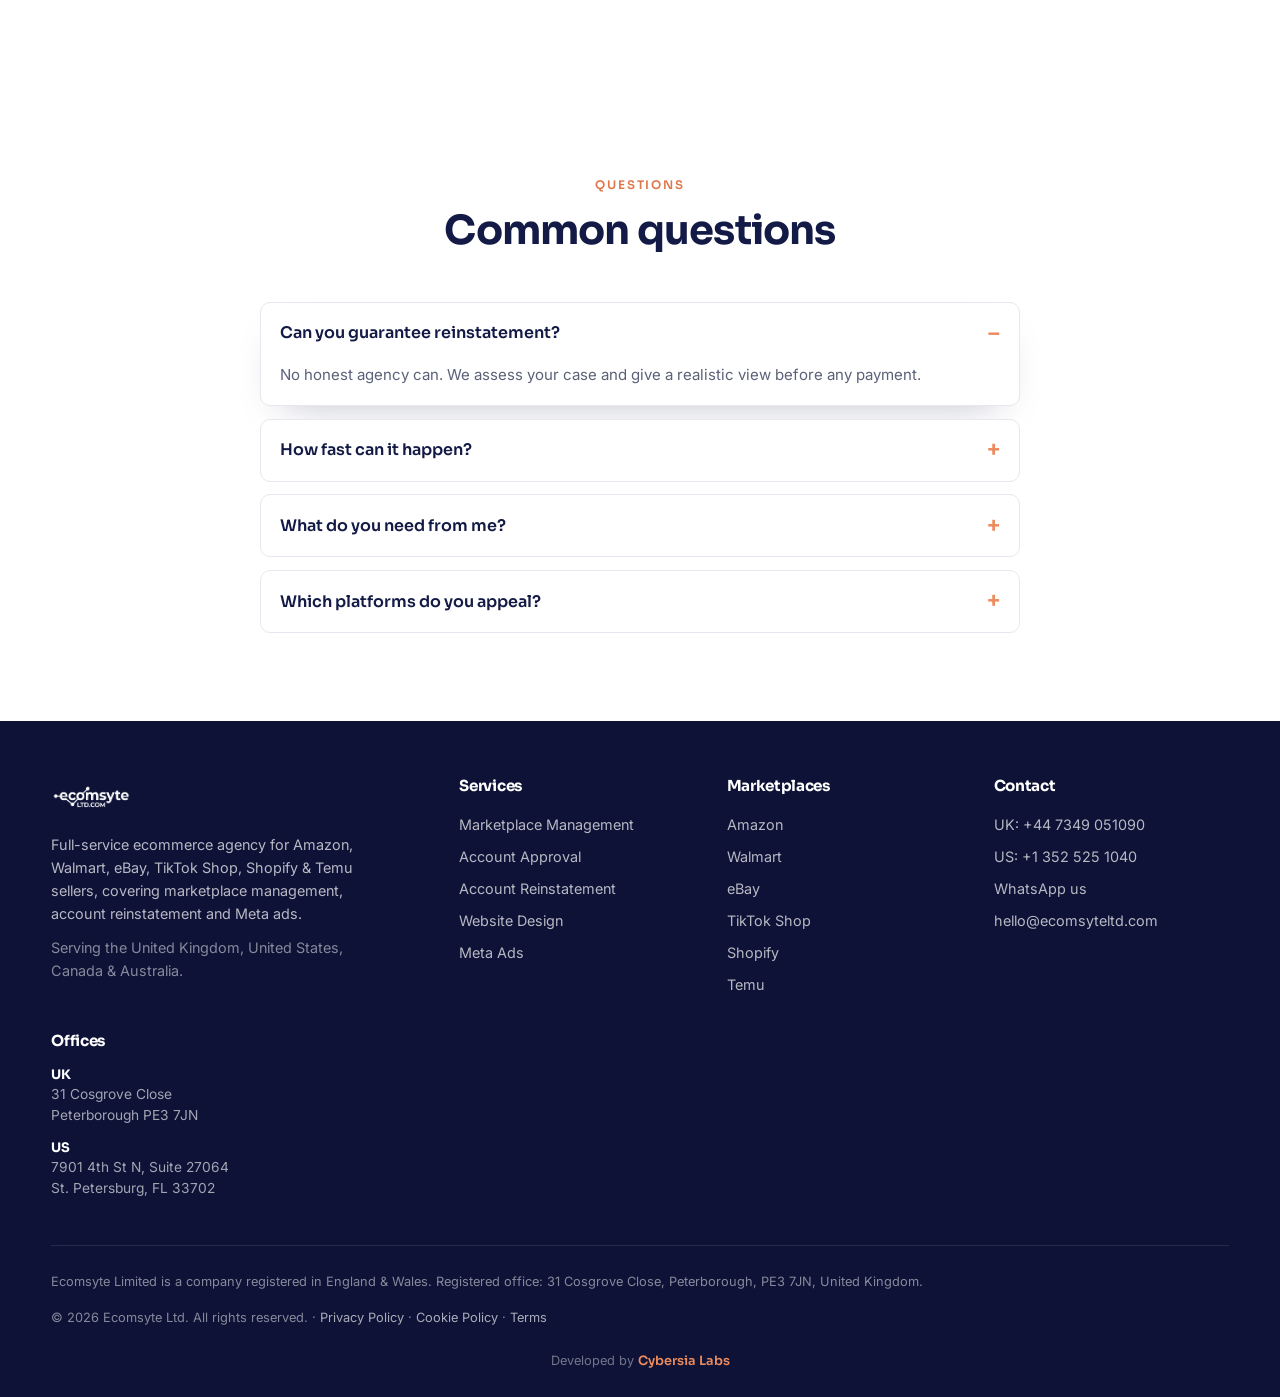
<file: service-account-reinstatement.html>
<!DOCTYPE html>
<html lang="en-GB"><head>
<meta charset="UTF-8"><meta name="viewport" content="width=device-width, initial-scale=1.0">
<title>Account Reinstatement & Suspension Appeals | Amazon, Walmart, eBay, TikTok | Ecomsyte</title><meta name="description" content="Suspended seller account? We write Plans of Action and appeals for Amazon, Walmart, eBay (MC999, MC011) and TikTok Shop to get you selling again.">
<link rel="icon" type="image/png" href="assets/Favicon.png">
<link rel="preconnect" href="https://fonts.googleapis.com"><link rel="preconnect" href="https://fonts.gstatic.com" crossorigin>
<link href="https://fonts.googleapis.com/css2?family=Sora:wght@400;500;600;700;800&family=Inter:wght@400;500;600&display=swap" rel="stylesheet">
<link rel="stylesheet" href="style.css"></head><body class="inner">
<!-- ===================== HEADER ===================== -->
<header class="site-header" id="header">
  <div class="wrap header__inner">
    <a href="index.html" class="brand" aria-label="Ecomsyte home">
      <img src="assets/9.png" alt="Ecomsyte Ltd" class="brand__logo">
    </a>

    <nav class="nav" id="nav">
      <div class="nav__drop">
        <button class="nav__dropbtn" aria-expanded="false">Services <svg viewBox="0 0 10 6" width="10"><path d="M1 1l4 4 4-4" fill="none" stroke="currentColor" stroke-width="1.6"/></svg></button>
        <div class="nav__menu">
          <a href="service-marketplace-management.html">Marketplace Management</a>
          <a href="service-account-approval.html">Account Approval</a>
          <a href="service-account-reinstatement.html">Account Reinstatement</a>
          <a href="service-website-design.html">Website Design</a>
        </div>
      </div>
      <div class="nav__drop">
        <button class="nav__dropbtn" aria-expanded="false">Marketplaces <svg viewBox="0 0 10 6" width="10"><path d="M1 1l4 4 4-4" fill="none" stroke="currentColor" stroke-width="1.6"/></svg></button>
        <div class="nav__menu">
          <a href="marketplace-amazon.html">Amazon</a>
          <a href="marketplace-walmart.html">Walmart</a>
          <a href="marketplace-ebay.html">eBay</a>
          <a href="marketplace-tiktok-shop.html">TikTok Shop</a>
          <a href="marketplace-shopify.html">Shopify</a>
          <a href="marketplace-temu.html">Temu</a>
          <a href="marketplace-meta-ads.html">Meta Ads</a>
        </div>
      </div>
      <a href="results.html">Results</a>
      <a href="contact.html">Contact</a>
      <a href="contact.html" class="nav__cta">Free Account Audit</a>
    </nav>

    <button class="burger" id="burger" aria-label="Open menu" aria-expanded="false">
      <span></span><span></span><span></span>
    </button>
  </div>
</header>

<a id="top"></a>
<section class="page-hero page-hero--form" style="--hero-img:url('https://images.pexels.com/photos/7887800/pexels-photo-7887800.jpeg?auto=compress&cs=tinysrgb&w=1600')">
  <span class="pfx pfx--e" data-parallax="0.2" aria-hidden="true"></span>
  <div class="wrap page-hero__grid">
    <div class="page-hero__inner">
      <nav class="breadcrumb"><a href="index.html">Home</a> / Services / Account Reinstatement</nav>
      <h1>Suspended? Let's get you back</h1><p>A suspension is stressful and every day offline costs money. We find the real reason, write a proper Plan of Action and see the appeal through until you are selling again.</p>
      <div class="hero-stats"><div><strong>92%</strong><span>Success rate</span></div><div><strong>4</strong><span>Platforms</span></div><div><strong>24h</strong><span>Avg. response</span></div></div>
    </div>
    <form class="herolead" id="auditForm" novalidate>
      <h3 class="herolead__title">Get a free account audit</h3>
      <p class="herolead__sub">A senior specialist replies within 24 hours. No cost, no obligation.</p>
      <div class="field"><label for="name">Name *</label><input id="name" name="name" type="text" required autocomplete="name"></div>
      <div class="field"><label for="email">Email *</label><input id="email" name="email" type="email" required autocomplete="email"></div>
      <div class="field"><label for="service">Service</label><select id="service" name="service"><option>Marketplace Management</option><option>Account Approval</option><option selected>Account Reinstatement</option><option>Website Design</option><option>Not sure yet</option></select></div>
      <input type="hidden" id="market" name="market" value="Amazon">
      <button type="submit" class="btn btn--primary btn--block">Send my free audit request</button>
      <p class="form__note" id="formNote">Demo form. Submissions are not yet sent anywhere.</p>
    </form>
  </div>
</section><section class="lstrip"><div class="wrap lstrip__inner"><span class="lstrip__label">Platforms covered</span><div class="lstrip__logos"><span class="lstrip__item"><img src="assets/logos/amazon.svg" alt="Amazon"></span><span class="lstrip__item"><img src="assets/logos/walmart.svg" alt="Walmart"></span><span class="lstrip__item"><img src="assets/logos/ebay.svg" alt="eBay"></span><span class="lstrip__item"><img src="assets/logos/tiktok.svg" alt="TikTok Shop"></span></div></div></section><section class="section" id="included"><span class="pfx pfx--a" data-parallax="0.12" aria-hidden="true"></span>
<div class="wrap split"><div class="split__copy">
<span class="eyebrow">What we do</span><h2>Appeals that address the real cause</h2><p>Platforms reject vague, copy-paste appeals. We investigate the root cause, gather evidence and write a clear Plan of Action tailored to your case.</p>
<ul class="check-list"><li>Root-cause investigation</li><li>Plan of Action (POA) writing</li><li>Amazon and Walmart reinstatement</li><li>eBay MC999 and MC011 appeals</li><li>TikTok Shop recovery and follow-up</li></ul><a href="contact.html" class="btn btn--primary">Start with a free audit</a>
</div><div class="split__media split-hub" data-tilt><div class="mini-hub"><div class="mini-hub__core"><img src="assets/9-white.png" alt="Ecomsyte"></div><span class="mini-node mini-node--1"><img src="assets/logos/amazon.svg" alt="Amazon"></span><span class="mini-node mini-node--2"><img src="assets/logos/walmart.svg" alt="Walmart"></span><span class="mini-node mini-node--3"><img src="assets/logos/ebay.svg" alt="eBay"></span><span class="mini-node mini-node--4"><img src="assets/logos/tiktok.svg" alt="TikTok Shop"></span></div></div></div></section><section class="section section--tint"><span class="pfx pfx--b" data-parallax="0.2" aria-hidden="true"></span><span class="pfx pfx--c" data-parallax="0.12" aria-hidden="true"></span><div class="wrap"><header class="section__head"><span class="eyebrow">Deliverables</span><h2>What you get</h2></header><div class="deliver"><div class="deliver__item" data-tilt><div class="deliver__ic"><svg viewBox="0 0 24 24" fill="none" stroke="currentColor" stroke-width="1.8" stroke-linecap="round" stroke-linejoin="round"><circle cx="11" cy="11" r="7"/><path d="M20 20l-4-4"/></svg></div><h3>Root-cause review</h3><p>We find why it really happened, not just what the notice says.</p></div><div class="deliver__item" data-tilt><div class="deliver__ic"><svg viewBox="0 0 24 24" fill="none" stroke="currentColor" stroke-width="1.8" stroke-linecap="round" stroke-linejoin="round"><path d="M15 4l5 5L8 21H3v-5L15 4z"/><path d="M13.5 6.5l4 4"/></svg></div><h3>Plan of Action</h3><p>A clear, evidence-backed POA written to the platform's standard.</p></div><div class="deliver__item" data-tilt><div class="deliver__ic"><svg viewBox="0 0 24 24" fill="none" stroke="currentColor" stroke-width="1.8" stroke-linecap="round" stroke-linejoin="round"><path d="M4 5a2 2 0 0 1 2-2h13v16H6a2 2 0 0 0-2 2V5z"/><path d="M19 3v18"/></svg></div><h3>Evidence pack</h3><p>Invoices and documents assembled to support your case.</p></div><div class="deliver__item" data-tilt><div class="deliver__ic"><svg viewBox="0 0 24 24" fill="none" stroke="currentColor" stroke-width="1.8" stroke-linecap="round" stroke-linejoin="round"><path d="M9 7L4 12l5 5"/><path d="M4 12h11a5 5 0 0 1 0 10h-3"/></svg></div><h3>Follow-through</h3><p>We manage replies and escalations until there is a decision.</p></div><div class="deliver__item" data-tilt><div class="deliver__ic"><svg viewBox="0 0 24 24" fill="none" stroke="currentColor" stroke-width="1.8" stroke-linecap="round" stroke-linejoin="round"><path d="M12 3v18M7 21h10"/><path d="M12 6l6 2-2.5 5a3.5 3.5 0 0 0 7 0L20 8M12 6L6 8l2.5 5a3.5 3.5 0 0 1-7 0L4 8"/></svg></div><h3>Appeals</h3><p>eBay MC999 and MC011, Amazon and Walmart appeals end to end.</p></div><div class="deliver__item" data-tilt><div class="deliver__ic"><svg viewBox="0 0 24 24" fill="none" stroke="currentColor" stroke-width="1.8" stroke-linecap="round" stroke-linejoin="round"><rect x="2.5" y="8.5" width="19" height="7" rx="3.5" transform="rotate(-45 12 12)"/><path d="M10 10l.01 0M12 12l.01 0M14 14l.01 0"/></svg></div><h3>Prevention</h3><p>After reinstatement, advice to keep the account healthy.</p></div></div></div></section><section class="section" id="results"><span class="pfx pfx--a" data-parallax="0.15" aria-hidden="true"></span><div class="wrap">
<header class="section__head"><span class="eyebrow">Real results</span><h2>Proof, not promises</h2><p>Snapshots of accounts we manage. Figures shown with client permission; private details are hidden.</p></header>
<div class="results-grid">
<figure class="result-card" data-tilt><div class="result-shot"><img src="assets/results/amazon-dash.svg" alt="Amazon dashboard (sample placeholder)"><span class="result-badge">Amazon</span></div><figcaption><strong>+142% sales in 6 months</strong><span>Home &amp; kitchen brand, Amazon UK</span></figcaption></figure>
<figure class="result-card" data-tilt><div class="result-shot"><img src="assets/results/walmart-dash.svg" alt="Walmart report (sample placeholder)"><span class="result-badge">Walmart</span></div><figcaption><strong>£38k → £96k monthly</strong><span>Pet supplies seller, Walmart US</span></figcaption></figure>
<figure class="result-card" data-tilt><div class="result-shot"><img src="assets/results/ebay-dash.svg" alt="eBay view (sample placeholder)"><span class="result-badge">eBay</span></div><figcaption><strong>Suspended account recovered</strong><span>Electronics store, reinstated in 9 days</span></figcaption></figure>
</div><div class="results-cta"><a href="results.html" class="btn btn--ghost">See more results →</a></div></div></section><section class="section"><div class="wrap"><div class="cta-band"><span class="pfx pfx--e" data-parallax="0.2" aria-hidden="true"></span><div style="position:relative;z-index:1"><h2>Ready to grow your store?</h2><p>Send us your suspension notice and we will tell you honestly what the chances are before you pay anything.</p><a href="contact.html" class="btn btn--primary">Get a free account audit</a></div></div></div></section><section class="section"><div class="wrap" style="max-width:760px"><header class="section__head"><span class="eyebrow">Questions</span><h2>Common questions</h2></header><div class="faq"><details class="faq__item" open><summary>Can you guarantee reinstatement?</summary><p>No honest agency can. We assess your case and give a realistic view before any payment.</p></details><details class="faq__item"><summary>How fast can it happen?</summary><p>Some accounts return in days, others take longer. We move as fast as the platform allows.</p></details><details class="faq__item"><summary>What do you need from me?</summary><p>Details of the suspension notice and any related documents or invoices.</p></details><details class="faq__item"><summary>Which platforms do you appeal?</summary><p>Amazon, Walmart, eBay (MC999 and MC011) and TikTok Shop.</p></details></div></div></section><!-- ===================== FOOTER ===================== -->
<footer class="site-footer">
  <div class="wrap footer__grid">
    <div class="footer__brand">
      <img src="assets/9-white.png" alt="Ecomsyte Ltd">
      <p>Full-service ecommerce agency for Amazon, Walmart, eBay, TikTok Shop, Shopify & Temu
         sellers, covering marketplace management, account reinstatement and Meta ads.</p>
      <p class="footer__serving">Serving the United Kingdom, United States, Canada & Australia.</p>
    </div>

    <div class="footer__col">
      <h4>Services</h4>
      <a href="service-marketplace-management.html">Marketplace Management</a>
      <a href="service-account-approval.html">Account Approval</a>
      <a href="service-account-reinstatement.html">Account Reinstatement</a>
      <a href="service-website-design.html">Website Design</a>
      <a href="marketplace-meta-ads.html">Meta Ads</a>
    </div>

    <div class="footer__col">
      <h4>Marketplaces</h4>
      <a href="marketplace-amazon.html">Amazon</a>
      <a href="marketplace-walmart.html">Walmart</a>
      <a href="marketplace-ebay.html">eBay</a>
      <a href="marketplace-tiktok-shop.html">TikTok Shop</a>
      <a href="marketplace-shopify.html">Shopify</a>
      <a href="marketplace-temu.html">Temu</a>
    </div>

    <div class="footer__col">
      <h4>Contact</h4>
      <a href="tel:+447349051090">UK: +44 7349 051090</a>
      <a href="tel:+13525251040">US: +1 352 525 1040</a>
      <a href="https://wa.me/447349051090">WhatsApp us</a>
      <a href="mailto:hello@ecomsyteltd.com">hello@ecomsyteltd.com</a>
    </div>

    <div class="footer__col">
      <h4>Offices</h4>
      <p class="footer__addr"><strong>UK</strong><br>31 Cosgrove Close<br>Peterborough PE3 7JN</p>
      <p class="footer__addr"><strong>US</strong><br>7901 4th St N, Suite 27064<br>St. Petersburg, FL 33702</p>
    </div>
  </div>

  <div class="wrap footer__legal">
    <p>Ecomsyte Limited is a company registered in England &amp; Wales. Registered office: 31 Cosgrove Close, Peterborough, PE3 7JN, United Kingdom.</p>
    <p class="footer__copy">© 2026 Ecomsyte Ltd. All rights reserved. ·
       <a href="#">Privacy Policy</a> · <a href="#">Cookie Policy</a> · <a href="#">Terms</a></p>
    <p class="footer__credit">Developed by
       <a href="https://cybersialabs.com" target="_blank" rel="noopener">Cybersia Labs</a></p>
  </div>
</footer>

<!-- floating action buttons -->
<a href="https://wa.me/447349051090" class="fab fab--wa" target="_blank" rel="noopener" aria-label="Chat on WhatsApp"><img src="assets/whatsapp.png" alt="WhatsApp"></a>
<button class="fab fab--top" id="toTop" aria-label="Back to top">
  <svg viewBox="0 0 24 24" width="22" height="22" fill="none" stroke="currentColor" stroke-width="2.2" stroke-linecap="round" stroke-linejoin="round"><path d="M12 19V5M6 11l6-6 6 6"/></svg>
</button>

<script src="script.js"></script>
</body></html>
</file>
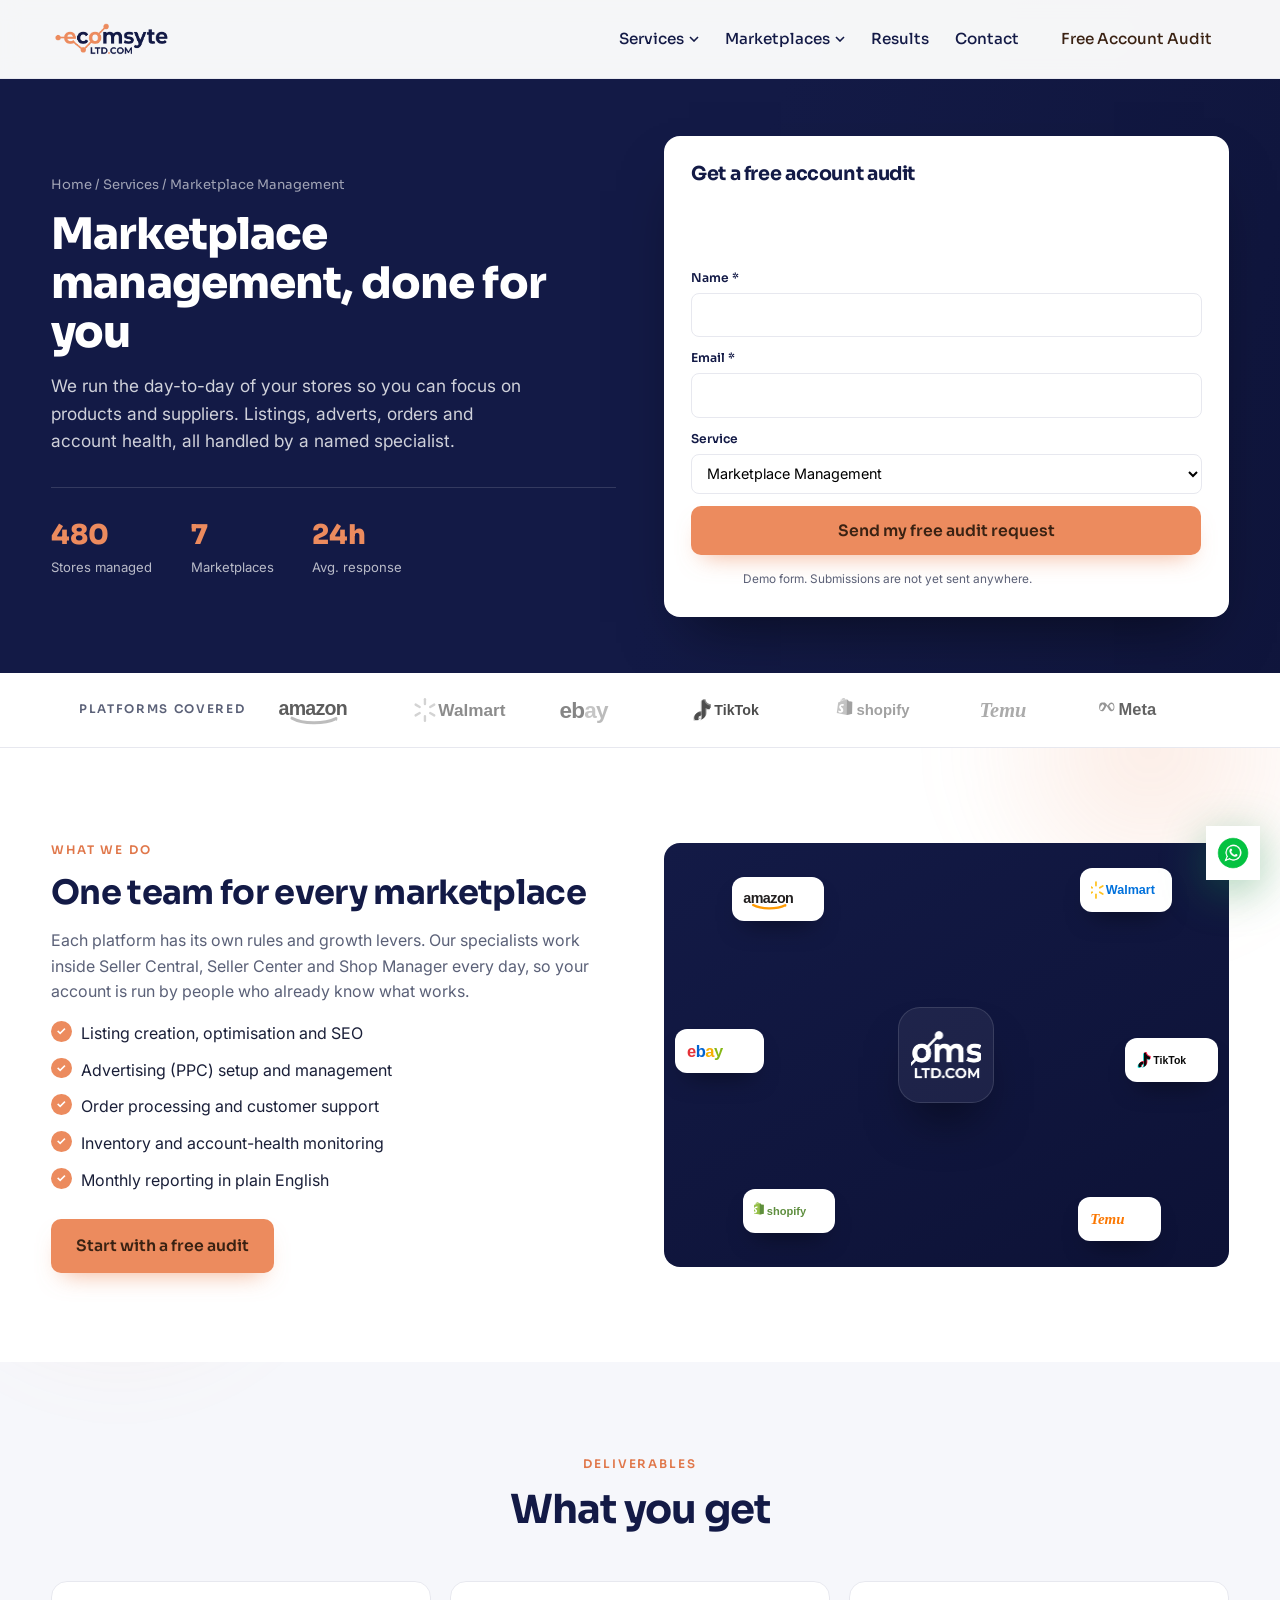
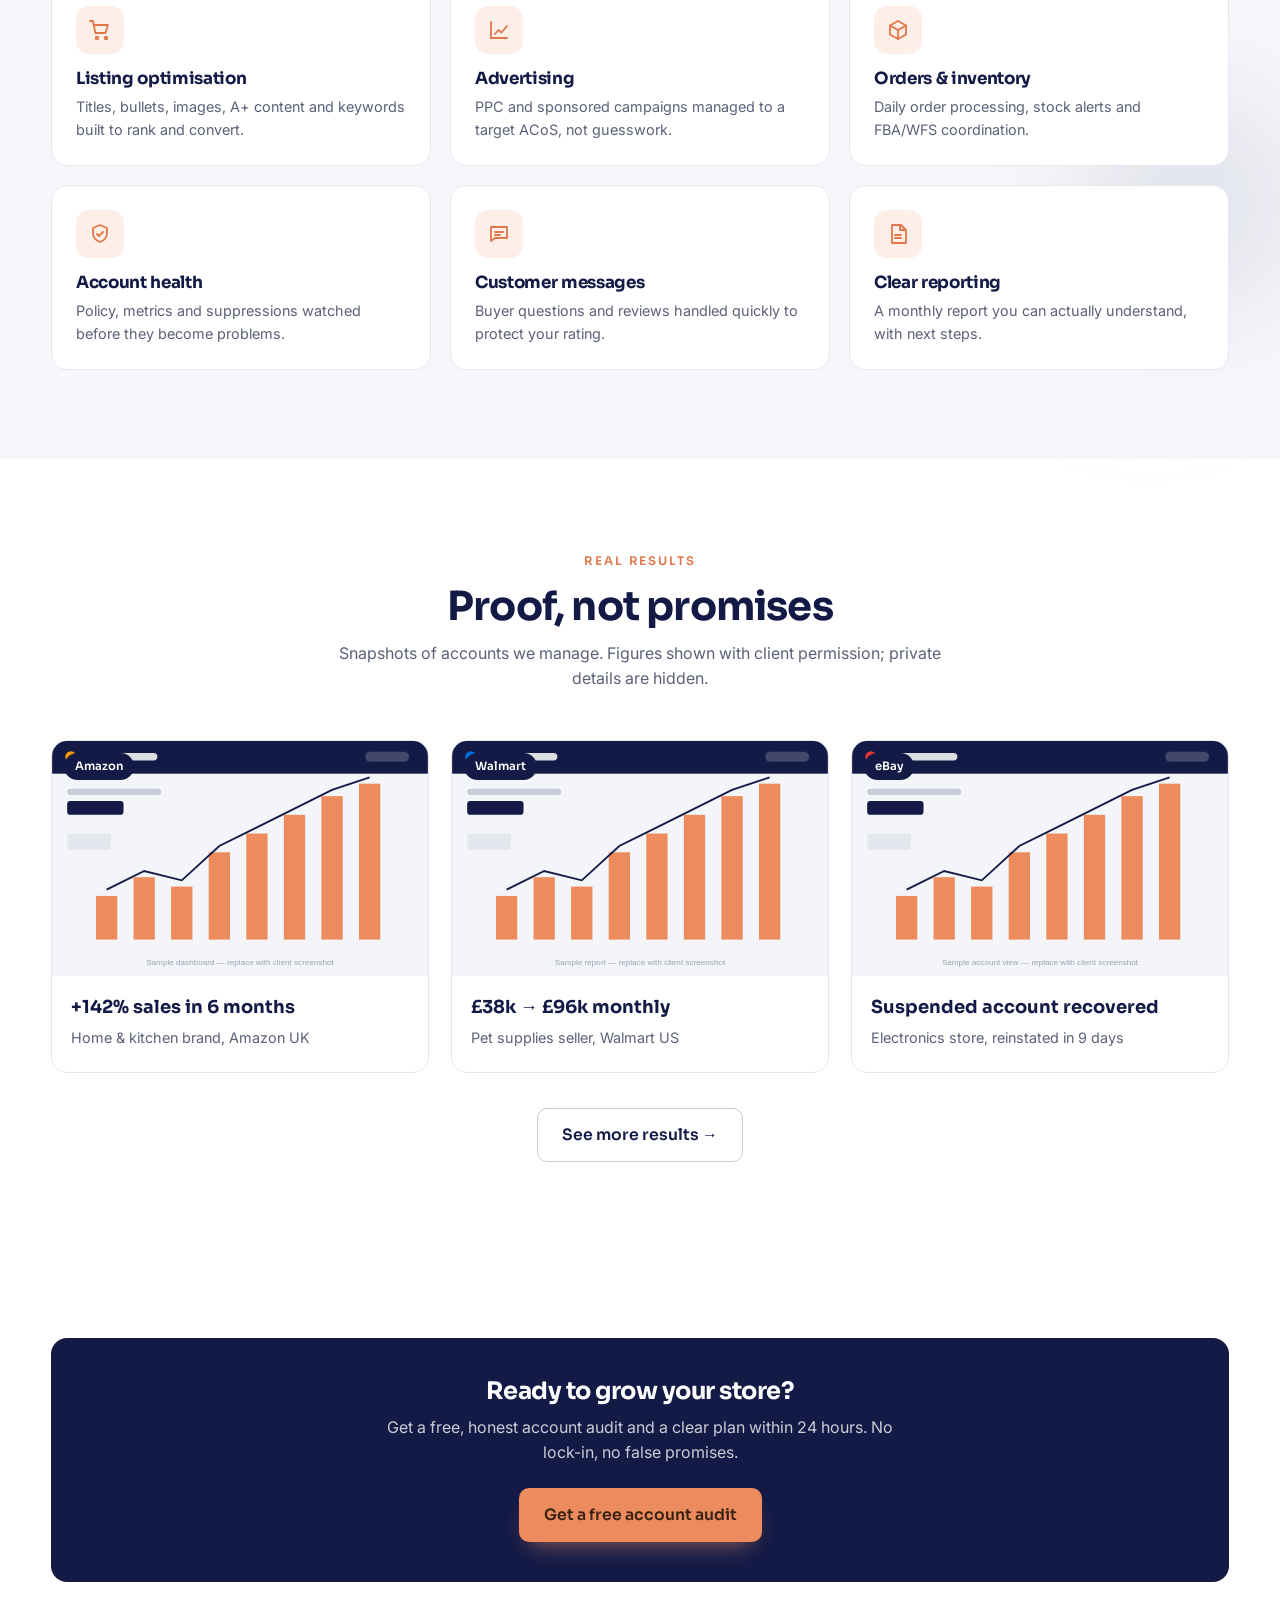
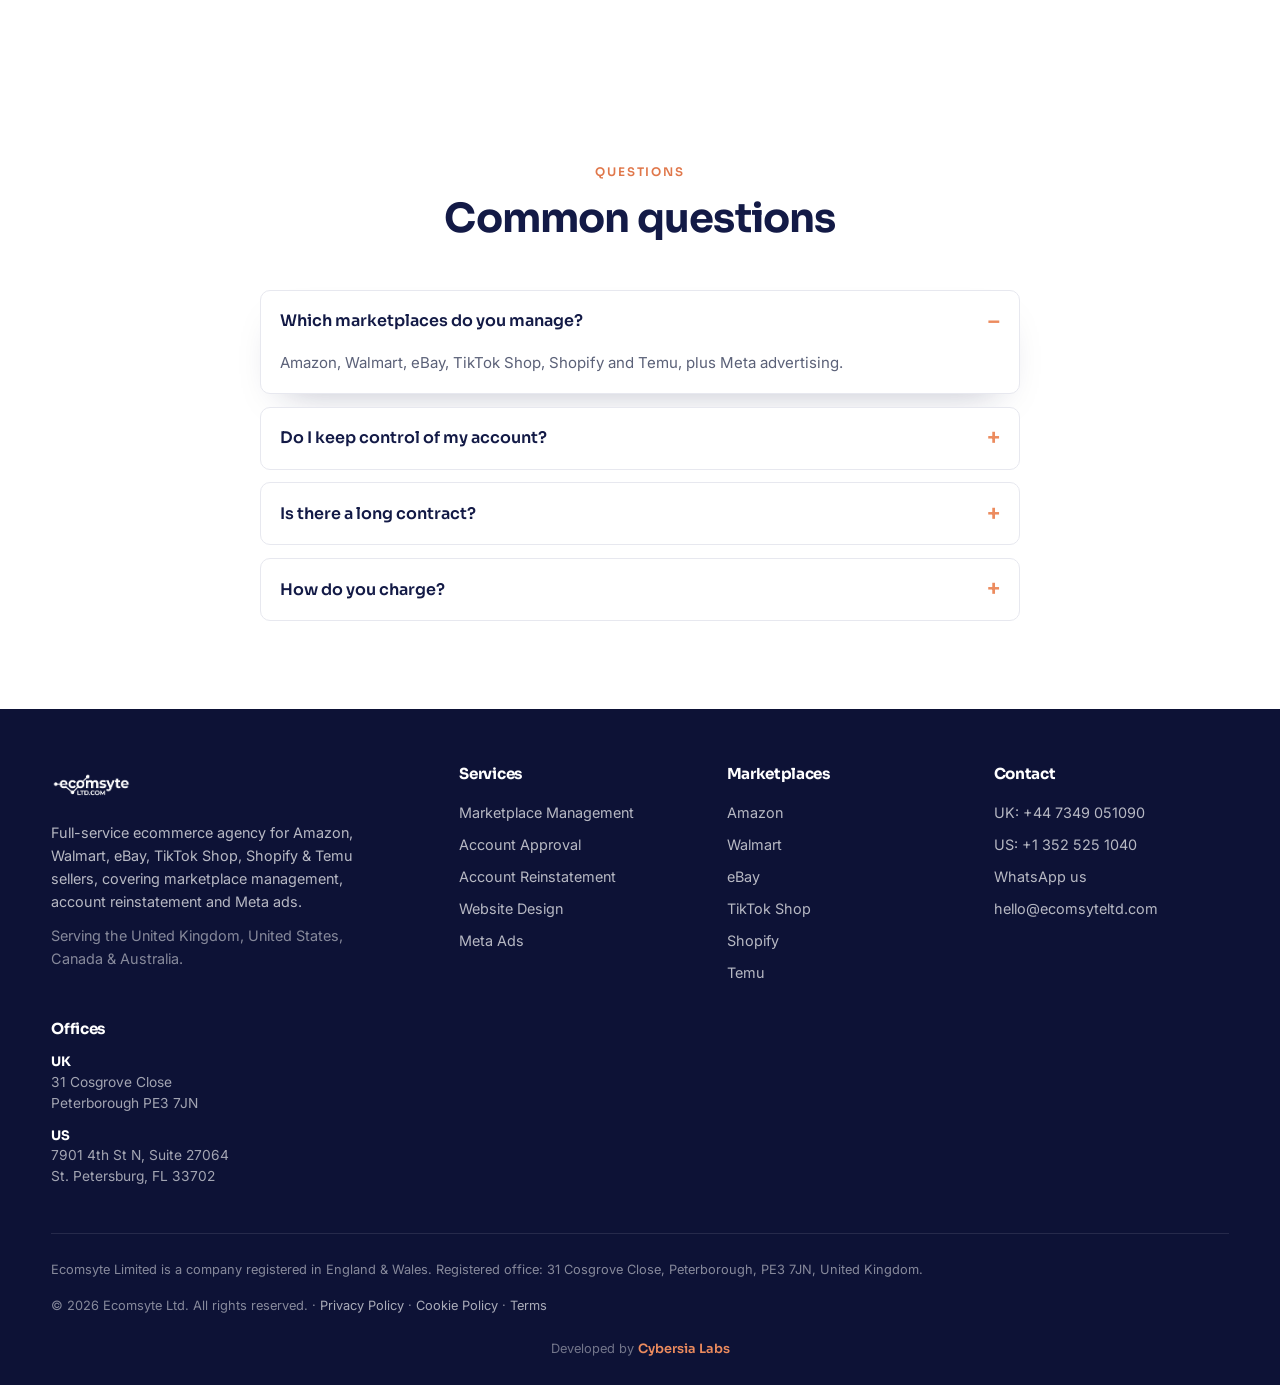
<file: service-marketplace-management.html>
<!DOCTYPE html>
<html lang="en-GB"><head>
<meta charset="UTF-8"><meta name="viewport" content="width=device-width, initial-scale=1.0">
<title>Marketplace Management | Amazon, Walmart, eBay, TikTok, Shopify, Temu | Ecomsyte</title><meta name="description" content="Full marketplace management for Amazon, Walmart, eBay, TikTok Shop, Shopify and Temu. Listings, adverts, orders and account health, run by specialists.">
<link rel="icon" type="image/png" href="assets/Favicon.png">
<link rel="preconnect" href="https://fonts.googleapis.com"><link rel="preconnect" href="https://fonts.gstatic.com" crossorigin>
<link href="https://fonts.googleapis.com/css2?family=Sora:wght@400;500;600;700;800&family=Inter:wght@400;500;600&display=swap" rel="stylesheet">
<link rel="stylesheet" href="style.css"></head><body class="inner">
<!-- ===================== HEADER ===================== -->
<header class="site-header" id="header">
  <div class="wrap header__inner">
    <a href="index.html" class="brand" aria-label="Ecomsyte home">
      <img src="assets/9.png" alt="Ecomsyte Ltd" class="brand__logo">
    </a>

    <nav class="nav" id="nav">
      <div class="nav__drop">
        <button class="nav__dropbtn" aria-expanded="false">Services <svg viewBox="0 0 10 6" width="10"><path d="M1 1l4 4 4-4" fill="none" stroke="currentColor" stroke-width="1.6"/></svg></button>
        <div class="nav__menu">
          <a href="service-marketplace-management.html">Marketplace Management</a>
          <a href="service-account-approval.html">Account Approval</a>
          <a href="service-account-reinstatement.html">Account Reinstatement</a>
          <a href="service-website-design.html">Website Design</a>
        </div>
      </div>
      <div class="nav__drop">
        <button class="nav__dropbtn" aria-expanded="false">Marketplaces <svg viewBox="0 0 10 6" width="10"><path d="M1 1l4 4 4-4" fill="none" stroke="currentColor" stroke-width="1.6"/></svg></button>
        <div class="nav__menu">
          <a href="marketplace-amazon.html">Amazon</a>
          <a href="marketplace-walmart.html">Walmart</a>
          <a href="marketplace-ebay.html">eBay</a>
          <a href="marketplace-tiktok-shop.html">TikTok Shop</a>
          <a href="marketplace-shopify.html">Shopify</a>
          <a href="marketplace-temu.html">Temu</a>
          <a href="marketplace-meta-ads.html">Meta Ads</a>
        </div>
      </div>
      <a href="results.html">Results</a>
      <a href="contact.html">Contact</a>
      <a href="contact.html" class="nav__cta">Free Account Audit</a>
    </nav>

    <button class="burger" id="burger" aria-label="Open menu" aria-expanded="false">
      <span></span><span></span><span></span>
    </button>
  </div>
</header>

<a id="top"></a>
<section class="page-hero page-hero--form" style="--hero-img:url('https://images.pexels.com/photos/4506270/pexels-photo-4506270.jpeg?auto=compress&cs=tinysrgb&w=1600')">
  <span class="pfx pfx--e" data-parallax="0.2" aria-hidden="true"></span>
  <div class="wrap page-hero__grid">
    <div class="page-hero__inner">
      <nav class="breadcrumb"><a href="index.html">Home</a> / Services / Marketplace Management</nav>
      <h1>Marketplace management, done for you</h1><p>We run the day-to-day of your stores so you can focus on products and suppliers. Listings, adverts, orders and account health, all handled by a named specialist.</p>
      <div class="hero-stats"><div><strong>480</strong><span>Stores managed</span></div><div><strong>7</strong><span>Marketplaces</span></div><div><strong>24h</strong><span>Avg. response</span></div></div>
    </div>
    <form class="herolead" id="auditForm" novalidate>
      <h3 class="herolead__title">Get a free account audit</h3>
      <p class="herolead__sub">A senior specialist replies within 24 hours. No cost, no obligation.</p>
      <div class="field"><label for="name">Name *</label><input id="name" name="name" type="text" required autocomplete="name"></div>
      <div class="field"><label for="email">Email *</label><input id="email" name="email" type="email" required autocomplete="email"></div>
      <div class="field"><label for="service">Service</label><select id="service" name="service"><option selected>Marketplace Management</option><option>Account Approval</option><option>Account Reinstatement</option><option>Website Design</option><option>Not sure yet</option></select></div>
      <input type="hidden" id="market" name="market" value="Amazon">
      <button type="submit" class="btn btn--primary btn--block">Send my free audit request</button>
      <p class="form__note" id="formNote">Demo form. Submissions are not yet sent anywhere.</p>
    </form>
  </div>
</section><section class="lstrip"><div class="wrap lstrip__inner"><span class="lstrip__label">Platforms covered</span><div class="lstrip__logos"><span class="lstrip__item"><img src="assets/logos/amazon.svg" alt="Amazon"></span><span class="lstrip__item"><img src="assets/logos/walmart.svg" alt="Walmart"></span><span class="lstrip__item"><img src="assets/logos/ebay.svg" alt="eBay"></span><span class="lstrip__item"><img src="assets/logos/tiktok.svg" alt="TikTok Shop"></span><span class="lstrip__item"><img src="assets/logos/shopify.svg" alt="Shopify"></span><span class="lstrip__item"><img src="assets/logos/temu.svg" alt="Temu"></span><span class="lstrip__item"><img src="assets/logos/meta.svg" alt="Meta Ads"></span></div></div></section><section class="section" id="included"><span class="pfx pfx--a" data-parallax="0.12" aria-hidden="true"></span>
<div class="wrap split"><div class="split__copy">
<span class="eyebrow">What we do</span><h2>One team for every marketplace</h2><p>Each platform has its own rules and growth levers. Our specialists work inside Seller Central, Seller Center and Shop Manager every day, so your account is run by people who already know what works.</p>
<ul class="check-list"><li>Listing creation, optimisation and SEO</li><li>Advertising (PPC) setup and management</li><li>Order processing and customer support</li><li>Inventory and account-health monitoring</li><li>Monthly reporting in plain English</li></ul><a href="contact.html" class="btn btn--primary">Start with a free audit</a>
</div><div class="split__media split-hub" data-tilt><div class="mini-hub"><div class="mini-hub__core"><img src="assets/9-white.png" alt="Ecomsyte"></div><span class="mini-node mini-node--1"><img src="assets/logos/amazon.svg" alt="Amazon"></span><span class="mini-node mini-node--2"><img src="assets/logos/walmart.svg" alt="Walmart"></span><span class="mini-node mini-node--3"><img src="assets/logos/ebay.svg" alt="eBay"></span><span class="mini-node mini-node--4"><img src="assets/logos/tiktok.svg" alt="TikTok Shop"></span><span class="mini-node mini-node--5"><img src="assets/logos/shopify.svg" alt="Shopify"></span><span class="mini-node mini-node--6"><img src="assets/logos/temu.svg" alt="Temu"></span></div></div></div></section><section class="section section--tint"><span class="pfx pfx--b" data-parallax="0.2" aria-hidden="true"></span><span class="pfx pfx--c" data-parallax="0.12" aria-hidden="true"></span><div class="wrap"><header class="section__head"><span class="eyebrow">Deliverables</span><h2>What you get</h2></header><div class="deliver"><div class="deliver__item" data-tilt><div class="deliver__ic"><svg viewBox="0 0 24 24" fill="none" stroke="currentColor" stroke-width="1.8" stroke-linecap="round" stroke-linejoin="round"><circle cx="9" cy="20" r="1.3"/><circle cx="18" cy="20" r="1.3"/><path d="M2 3h3l2.4 12h10L20 7H6.2"/></svg></div><h3>Listing optimisation</h3><p>Titles, bullets, images, A+ content and keywords built to rank and convert.</p></div><div class="deliver__item" data-tilt><div class="deliver__ic"><svg viewBox="0 0 24 24" fill="none" stroke="currentColor" stroke-width="1.8" stroke-linecap="round" stroke-linejoin="round"><path d="M4 20V4"/><path d="M4 20h16"/><path d="M8 16l3.5-4 3 2.5L20 8"/></svg></div><h3>Advertising</h3><p>PPC and sponsored campaigns managed to a target ACoS, not guesswork.</p></div><div class="deliver__item" data-tilt><div class="deliver__ic"><svg viewBox="0 0 24 24" fill="none" stroke="currentColor" stroke-width="1.8" stroke-linecap="round" stroke-linejoin="round"><path d="M12 3l8 4.5v9L12 21 4 16.5v-9L12 3z"/><path d="M4 7.5l8 4.5 8-4.5"/><path d="M12 12v9"/></svg></div><h3>Orders & inventory</h3><p>Daily order processing, stock alerts and FBA/WFS coordination.</p></div><div class="deliver__item" data-tilt><div class="deliver__ic"><svg viewBox="0 0 24 24" fill="none" stroke="currentColor" stroke-width="1.8" stroke-linecap="round" stroke-linejoin="round"><path d="M12 3l7 3v5c0 4.5-3 7.5-7 9-4-1.5-7-4.5-7-9V6l7-3z"/><path d="M9 12l2 2 4-4"/></svg></div><h3>Account health</h3><p>Policy, metrics and suppressions watched before they become problems.</p></div><div class="deliver__item" data-tilt><div class="deliver__ic"><svg viewBox="0 0 24 24" fill="none" stroke="currentColor" stroke-width="1.8" stroke-linecap="round" stroke-linejoin="round"><path d="M4 5h16v11H8l-4 3V5z"/><path d="M8 10h8M8 13h5"/></svg></div><h3>Customer messages</h3><p>Buyer questions and reviews handled quickly to protect your rating.</p></div><div class="deliver__item" data-tilt><div class="deliver__ic"><svg viewBox="0 0 24 24" fill="none" stroke="currentColor" stroke-width="1.8" stroke-linecap="round" stroke-linejoin="round"><path d="M6 3h9l5 5v13H6z"/><path d="M14 3v5h5"/><path d="M9 13h6M9 16h6"/></svg></div><h3>Clear reporting</h3><p>A monthly report you can actually understand, with next steps.</p></div></div></div></section><section class="section" id="results"><span class="pfx pfx--a" data-parallax="0.15" aria-hidden="true"></span><div class="wrap">
<header class="section__head"><span class="eyebrow">Real results</span><h2>Proof, not promises</h2><p>Snapshots of accounts we manage. Figures shown with client permission; private details are hidden.</p></header>
<div class="results-grid">
<figure class="result-card" data-tilt><div class="result-shot"><img src="assets/results/amazon-dash.svg" alt="Amazon dashboard (sample placeholder)"><span class="result-badge">Amazon</span></div><figcaption><strong>+142% sales in 6 months</strong><span>Home &amp; kitchen brand, Amazon UK</span></figcaption></figure>
<figure class="result-card" data-tilt><div class="result-shot"><img src="assets/results/walmart-dash.svg" alt="Walmart report (sample placeholder)"><span class="result-badge">Walmart</span></div><figcaption><strong>£38k → £96k monthly</strong><span>Pet supplies seller, Walmart US</span></figcaption></figure>
<figure class="result-card" data-tilt><div class="result-shot"><img src="assets/results/ebay-dash.svg" alt="eBay view (sample placeholder)"><span class="result-badge">eBay</span></div><figcaption><strong>Suspended account recovered</strong><span>Electronics store, reinstated in 9 days</span></figcaption></figure>
</div><div class="results-cta"><a href="results.html" class="btn btn--ghost">See more results →</a></div></div></section><section class="section"><div class="wrap"><div class="cta-band"><span class="pfx pfx--e" data-parallax="0.2" aria-hidden="true"></span><div style="position:relative;z-index:1"><h2>Ready to grow your store?</h2><p>Get a free, honest account audit and a clear plan within 24 hours. No lock-in, no false promises.</p><a href="contact.html" class="btn btn--primary">Get a free account audit</a></div></div></div></section><section class="section"><div class="wrap" style="max-width:760px"><header class="section__head"><span class="eyebrow">Questions</span><h2>Common questions</h2></header><div class="faq"><details class="faq__item" open><summary>Which marketplaces do you manage?</summary><p>Amazon, Walmart, eBay, TikTok Shop, Shopify and Temu, plus Meta advertising.</p></details><details class="faq__item"><summary>Do I keep control of my account?</summary><p>Yes. It stays your account; we work inside it and report to you.</p></details><details class="faq__item"><summary>Is there a long contract?</summary><p>No lock-in. We work month to month.</p></details><details class="faq__item"><summary>How do you charge?</summary><p>After a free audit we send a clear monthly quote based on scope.</p></details></div></div></section><!-- ===================== FOOTER ===================== -->
<footer class="site-footer">
  <div class="wrap footer__grid">
    <div class="footer__brand">
      <img src="assets/9-white.png" alt="Ecomsyte Ltd">
      <p>Full-service ecommerce agency for Amazon, Walmart, eBay, TikTok Shop, Shopify & Temu
         sellers, covering marketplace management, account reinstatement and Meta ads.</p>
      <p class="footer__serving">Serving the United Kingdom, United States, Canada & Australia.</p>
    </div>

    <div class="footer__col">
      <h4>Services</h4>
      <a href="service-marketplace-management.html">Marketplace Management</a>
      <a href="service-account-approval.html">Account Approval</a>
      <a href="service-account-reinstatement.html">Account Reinstatement</a>
      <a href="service-website-design.html">Website Design</a>
      <a href="marketplace-meta-ads.html">Meta Ads</a>
    </div>

    <div class="footer__col">
      <h4>Marketplaces</h4>
      <a href="marketplace-amazon.html">Amazon</a>
      <a href="marketplace-walmart.html">Walmart</a>
      <a href="marketplace-ebay.html">eBay</a>
      <a href="marketplace-tiktok-shop.html">TikTok Shop</a>
      <a href="marketplace-shopify.html">Shopify</a>
      <a href="marketplace-temu.html">Temu</a>
    </div>

    <div class="footer__col">
      <h4>Contact</h4>
      <a href="tel:+447349051090">UK: +44 7349 051090</a>
      <a href="tel:+13525251040">US: +1 352 525 1040</a>
      <a href="https://wa.me/447349051090">WhatsApp us</a>
      <a href="mailto:hello@ecomsyteltd.com">hello@ecomsyteltd.com</a>
    </div>

    <div class="footer__col">
      <h4>Offices</h4>
      <p class="footer__addr"><strong>UK</strong><br>31 Cosgrove Close<br>Peterborough PE3 7JN</p>
      <p class="footer__addr"><strong>US</strong><br>7901 4th St N, Suite 27064<br>St. Petersburg, FL 33702</p>
    </div>
  </div>

  <div class="wrap footer__legal">
    <p>Ecomsyte Limited is a company registered in England &amp; Wales. Registered office: 31 Cosgrove Close, Peterborough, PE3 7JN, United Kingdom.</p>
    <p class="footer__copy">© 2026 Ecomsyte Ltd. All rights reserved. ·
       <a href="#">Privacy Policy</a> · <a href="#">Cookie Policy</a> · <a href="#">Terms</a></p>
    <p class="footer__credit">Developed by
       <a href="https://cybersialabs.com" target="_blank" rel="noopener">Cybersia Labs</a></p>
  </div>
</footer>

<!-- floating action buttons -->
<a href="https://wa.me/447349051090" class="fab fab--wa" target="_blank" rel="noopener" aria-label="Chat on WhatsApp"><img src="assets/whatsapp.png" alt="WhatsApp"></a>
<button class="fab fab--top" id="toTop" aria-label="Back to top">
  <svg viewBox="0 0 24 24" width="22" height="22" fill="none" stroke="currentColor" stroke-width="2.2" stroke-linecap="round" stroke-linejoin="round"><path d="M12 19V5M6 11l6-6 6 6"/></svg>
</button>

<script src="script.js"></script>
</body></html>
</file>
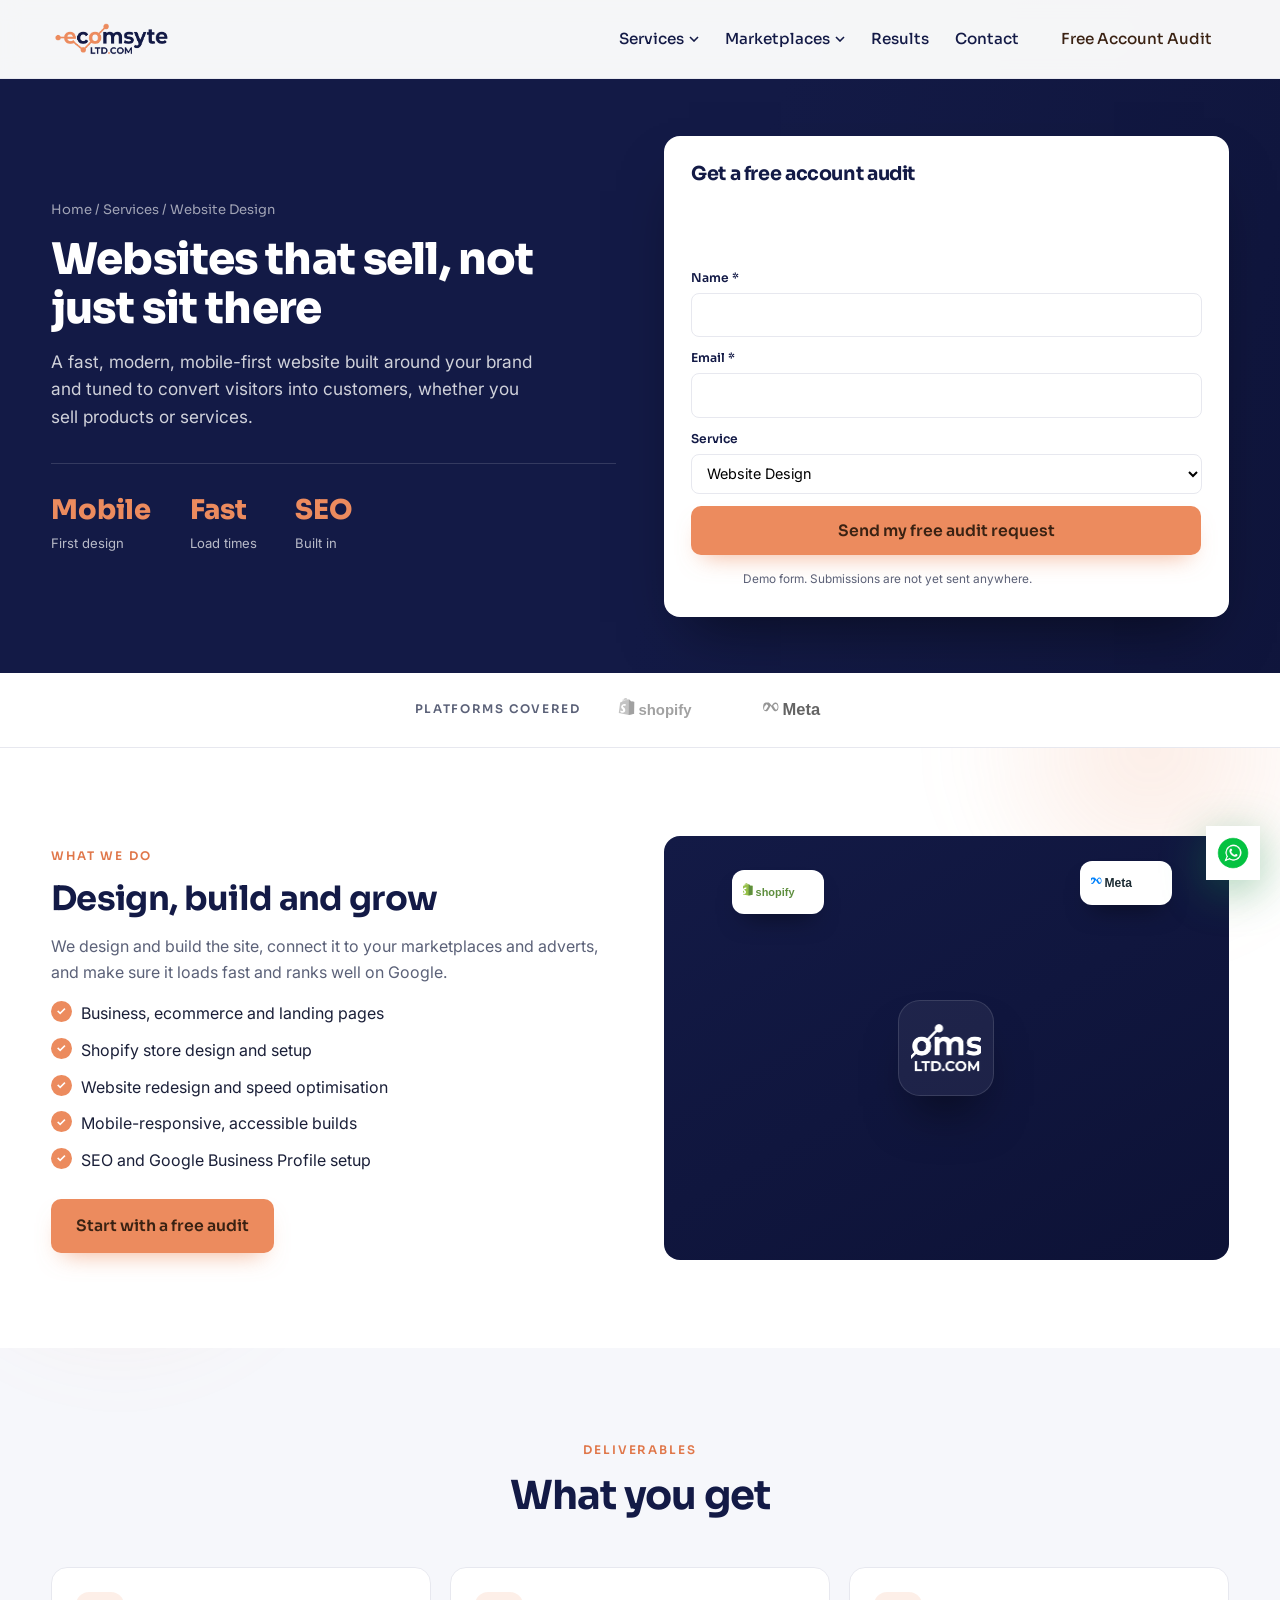
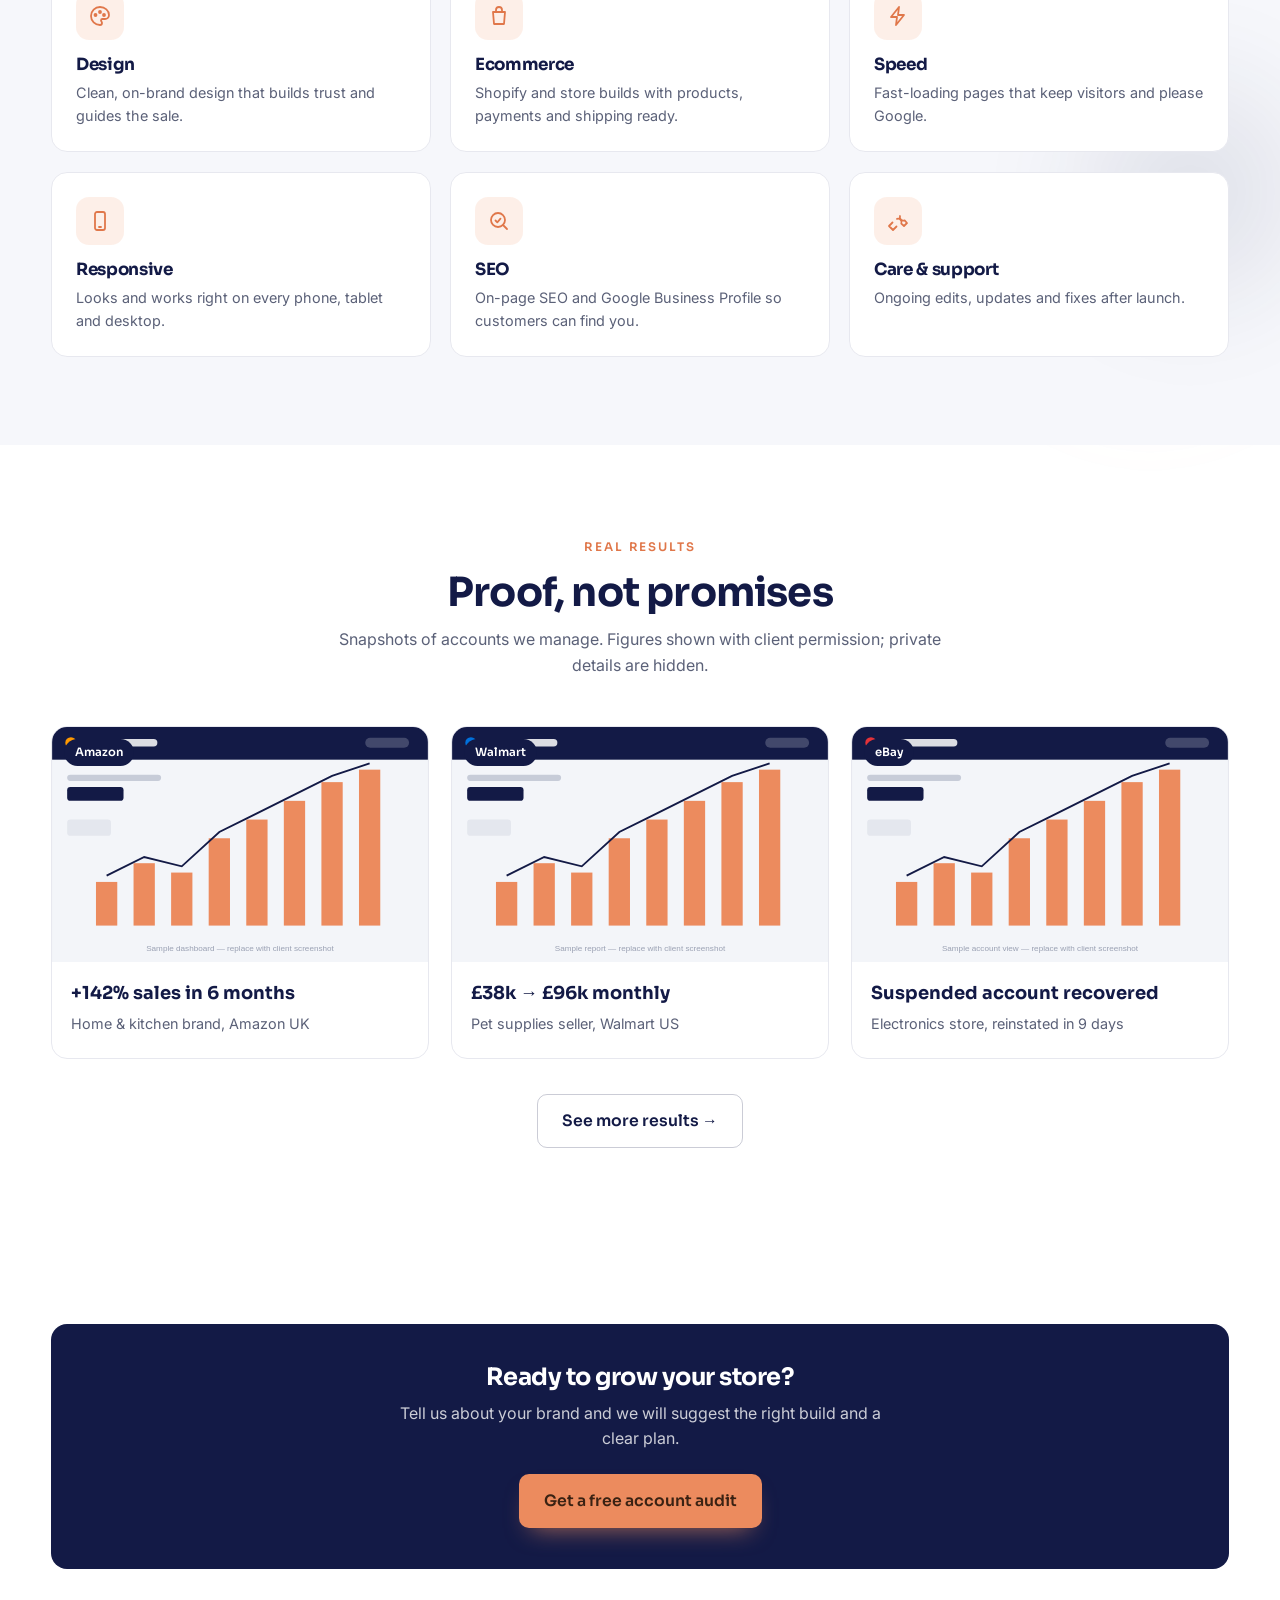
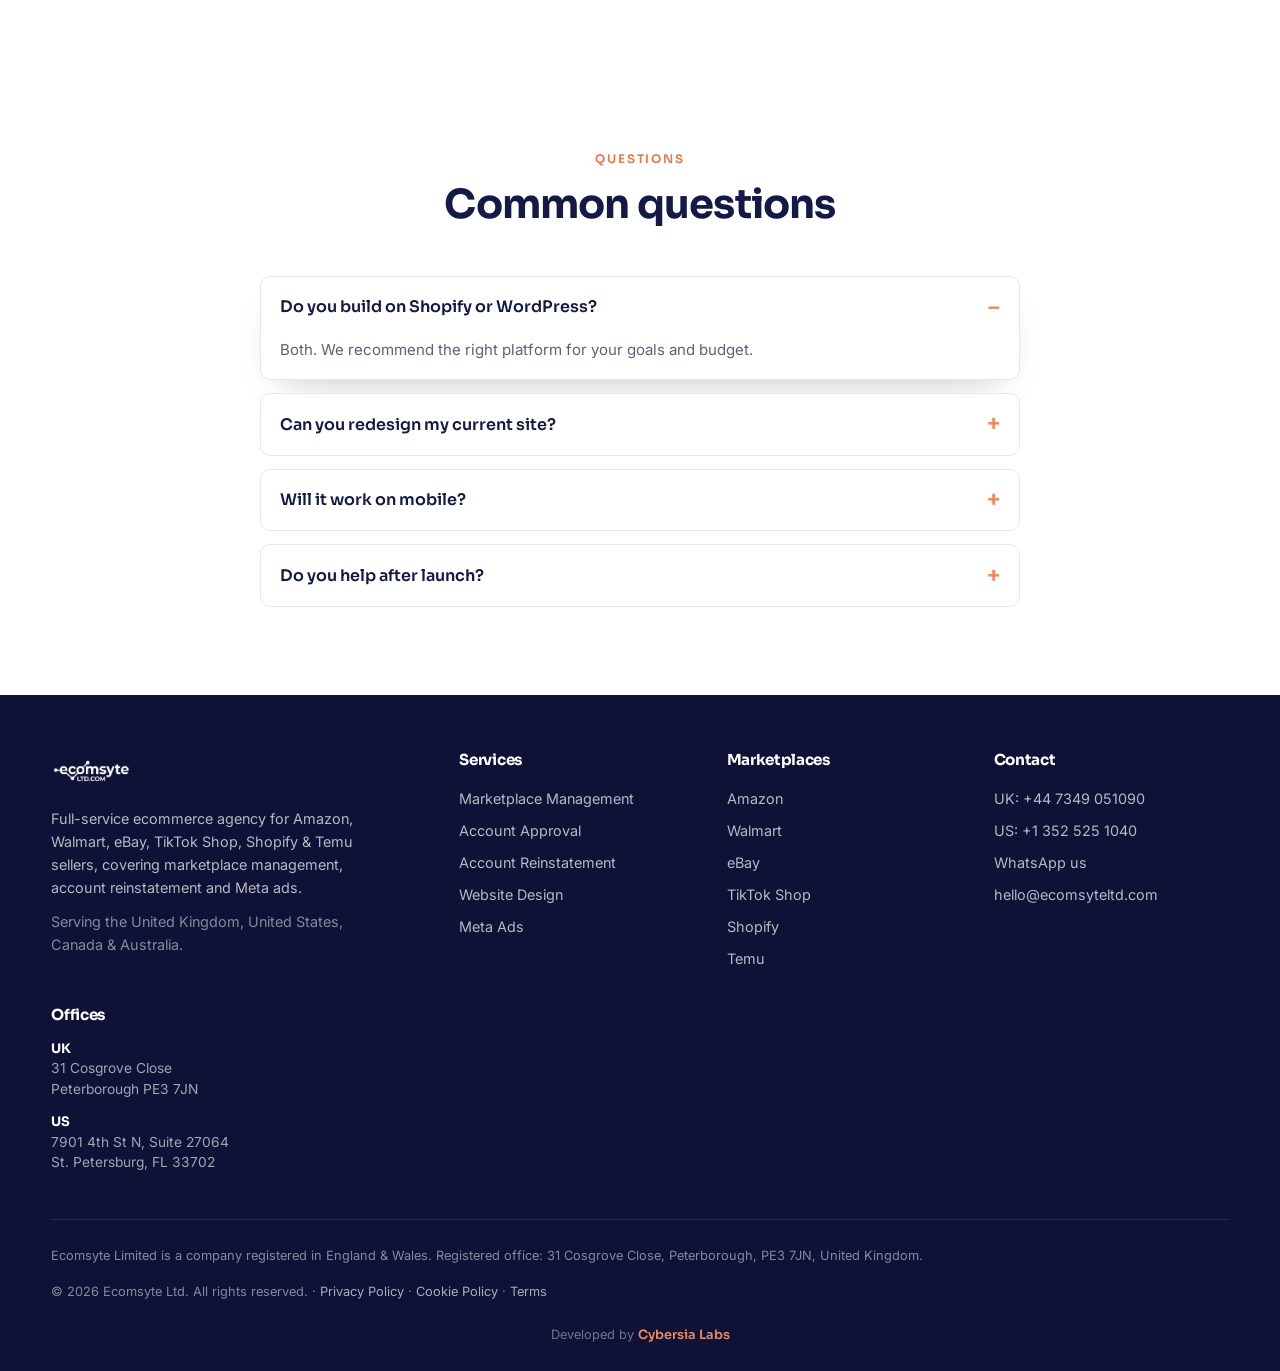
<file: service-website-design.html>
<!DOCTYPE html>
<html lang="en-GB"><head>
<meta charset="UTF-8"><meta name="viewport" content="width=device-width, initial-scale=1.0">
<title>Website Design & Development | Ecommerce & Business Sites | Ecomsyte</title><meta name="description" content="Modern, mobile-first, SEO-optimised websites for ecommerce brands and local businesses. Shopify stores, landing pages, redesigns and speed optimisation.">
<link rel="icon" type="image/png" href="assets/Favicon.png">
<link rel="preconnect" href="https://fonts.googleapis.com"><link rel="preconnect" href="https://fonts.gstatic.com" crossorigin>
<link href="https://fonts.googleapis.com/css2?family=Sora:wght@400;500;600;700;800&family=Inter:wght@400;500;600&display=swap" rel="stylesheet">
<link rel="stylesheet" href="style.css"></head><body class="inner">
<!-- ===================== HEADER ===================== -->
<header class="site-header" id="header">
  <div class="wrap header__inner">
    <a href="index.html" class="brand" aria-label="Ecomsyte home">
      <img src="assets/9.png" alt="Ecomsyte Ltd" class="brand__logo">
    </a>

    <nav class="nav" id="nav">
      <div class="nav__drop">
        <button class="nav__dropbtn" aria-expanded="false">Services <svg viewBox="0 0 10 6" width="10"><path d="M1 1l4 4 4-4" fill="none" stroke="currentColor" stroke-width="1.6"/></svg></button>
        <div class="nav__menu">
          <a href="service-marketplace-management.html">Marketplace Management</a>
          <a href="service-account-approval.html">Account Approval</a>
          <a href="service-account-reinstatement.html">Account Reinstatement</a>
          <a href="service-website-design.html">Website Design</a>
        </div>
      </div>
      <div class="nav__drop">
        <button class="nav__dropbtn" aria-expanded="false">Marketplaces <svg viewBox="0 0 10 6" width="10"><path d="M1 1l4 4 4-4" fill="none" stroke="currentColor" stroke-width="1.6"/></svg></button>
        <div class="nav__menu">
          <a href="marketplace-amazon.html">Amazon</a>
          <a href="marketplace-walmart.html">Walmart</a>
          <a href="marketplace-ebay.html">eBay</a>
          <a href="marketplace-tiktok-shop.html">TikTok Shop</a>
          <a href="marketplace-shopify.html">Shopify</a>
          <a href="marketplace-temu.html">Temu</a>
          <a href="marketplace-meta-ads.html">Meta Ads</a>
        </div>
      </div>
      <a href="results.html">Results</a>
      <a href="contact.html">Contact</a>
      <a href="contact.html" class="nav__cta">Free Account Audit</a>
    </nav>

    <button class="burger" id="burger" aria-label="Open menu" aria-expanded="false">
      <span></span><span></span><span></span>
    </button>
  </div>
</header>

<a id="top"></a>
<section class="page-hero page-hero--form" style="--hero-img:url('https://images.pexels.com/photos/196644/pexels-photo-196644.jpeg?auto=compress&cs=tinysrgb&w=1600')">
  <span class="pfx pfx--e" data-parallax="0.2" aria-hidden="true"></span>
  <div class="wrap page-hero__grid">
    <div class="page-hero__inner">
      <nav class="breadcrumb"><a href="index.html">Home</a> / Services / Website Design</nav>
      <h1>Websites that sell, not just sit there</h1><p>A fast, modern, mobile-first website built around your brand and tuned to convert visitors into customers, whether you sell products or services.</p>
      <div class="hero-stats"><div><strong>Mobile</strong><span>First design</span></div><div><strong>Fast</strong><span>Load times</span></div><div><strong>SEO</strong><span>Built in</span></div></div>
    </div>
    <form class="herolead" id="auditForm" novalidate>
      <h3 class="herolead__title">Get a free account audit</h3>
      <p class="herolead__sub">A senior specialist replies within 24 hours. No cost, no obligation.</p>
      <div class="field"><label for="name">Name *</label><input id="name" name="name" type="text" required autocomplete="name"></div>
      <div class="field"><label for="email">Email *</label><input id="email" name="email" type="email" required autocomplete="email"></div>
      <div class="field"><label for="service">Service</label><select id="service" name="service"><option>Marketplace Management</option><option>Account Approval</option><option>Account Reinstatement</option><option selected>Website Design</option><option>Not sure yet</option></select></div>
      <input type="hidden" id="market" name="market" value="Amazon">
      <button type="submit" class="btn btn--primary btn--block">Send my free audit request</button>
      <p class="form__note" id="formNote">Demo form. Submissions are not yet sent anywhere.</p>
    </form>
  </div>
</section><section class="lstrip"><div class="wrap lstrip__inner"><span class="lstrip__label">Platforms covered</span><div class="lstrip__logos"><span class="lstrip__item"><img src="assets/logos/shopify.svg" alt="Shopify"></span><span class="lstrip__item"><img src="assets/logos/meta.svg" alt="Meta Ads"></span></div></div></section><section class="section" id="included"><span class="pfx pfx--a" data-parallax="0.12" aria-hidden="true"></span>
<div class="wrap split"><div class="split__copy">
<span class="eyebrow">What we do</span><h2>Design, build and grow</h2><p>We design and build the site, connect it to your marketplaces and adverts, and make sure it loads fast and ranks well on Google.</p>
<ul class="check-list"><li>Business, ecommerce and landing pages</li><li>Shopify store design and setup</li><li>Website redesign and speed optimisation</li><li>Mobile-responsive, accessible builds</li><li>SEO and Google Business Profile setup</li></ul><a href="contact.html" class="btn btn--primary">Start with a free audit</a>
</div><div class="split__media split-hub" data-tilt><div class="mini-hub"><div class="mini-hub__core"><img src="assets/9-white.png" alt="Ecomsyte"></div><span class="mini-node mini-node--1"><img src="assets/logos/shopify.svg" alt="Shopify"></span><span class="mini-node mini-node--2"><img src="assets/logos/meta.svg" alt="Meta Ads"></span></div></div></div></section><section class="section section--tint"><span class="pfx pfx--b" data-parallax="0.2" aria-hidden="true"></span><span class="pfx pfx--c" data-parallax="0.12" aria-hidden="true"></span><div class="wrap"><header class="section__head"><span class="eyebrow">Deliverables</span><h2>What you get</h2></header><div class="deliver"><div class="deliver__item" data-tilt><div class="deliver__ic"><svg viewBox="0 0 24 24" fill="none" stroke="currentColor" stroke-width="1.8" stroke-linecap="round" stroke-linejoin="round"><path d="M12 3a9 9 0 0 0 0 18c1.4 0 2-1 2-2 0-1.3-1-1.5-1-2.5 0-.8.7-1.5 1.5-1.5H17a4 4 0 0 0 4-4c0-4.4-4-8-9-8z"/><circle cx="7.5" cy="11" r="1"/><circle cx="12" cy="8" r="1"/><circle cx="16" cy="11" r="1"/></svg></div><h3>Design</h3><p>Clean, on-brand design that builds trust and guides the sale.</p></div><div class="deliver__item" data-tilt><div class="deliver__ic"><svg viewBox="0 0 24 24" fill="none" stroke="currentColor" stroke-width="1.8" stroke-linecap="round" stroke-linejoin="round"><path d="M6 8h12l-1 12H7L6 8z"/><path d="M9 8V6a3 3 0 0 1 6 0v2"/></svg></div><h3>Ecommerce</h3><p>Shopify and store builds with products, payments and shipping ready.</p></div><div class="deliver__item" data-tilt><div class="deliver__ic"><svg viewBox="0 0 24 24" fill="none" stroke="currentColor" stroke-width="1.8" stroke-linecap="round" stroke-linejoin="round"><path d="M13 3L5 13h6l-1 8 8-10h-6l1-8z"/></svg></div><h3>Speed</h3><p>Fast-loading pages that keep visitors and please Google.</p></div><div class="deliver__item" data-tilt><div class="deliver__ic"><svg viewBox="0 0 24 24" fill="none" stroke="currentColor" stroke-width="1.8" stroke-linecap="round" stroke-linejoin="round"><rect x="7" y="3" width="10" height="18" rx="2"/><path d="M11 18h2"/></svg></div><h3>Responsive</h3><p>Looks and works right on every phone, tablet and desktop.</p></div><div class="deliver__item" data-tilt><div class="deliver__ic"><svg viewBox="0 0 24 24" fill="none" stroke="currentColor" stroke-width="1.8" stroke-linecap="round" stroke-linejoin="round"><circle cx="11" cy="11" r="7"/><path d="M20 20l-4-4"/><path d="M8.5 11.5l1.8 1.8 3.2-3.6"/></svg></div><h3>SEO</h3><p>On-page SEO and Google Business Profile so customers can find you.</p></div><div class="deliver__item" data-tilt><div class="deliver__ic"><svg viewBox="0 0 24 24" fill="none" stroke="currentColor" stroke-width="1.8" stroke-linecap="round" stroke-linejoin="round"><path d="M14 7a3.5 3.5 0 0 0 4.6 4.3L21 14l-3 3-2.7-2.4A3.5 3.5 0 0 0 11 9.9"/><path d="M6.5 13.5L3 17l4 4 3.5-3.5"/></svg></div><h3>Care & support</h3><p>Ongoing edits, updates and fixes after launch.</p></div></div></div></section><section class="section" id="results"><span class="pfx pfx--a" data-parallax="0.15" aria-hidden="true"></span><div class="wrap">
<header class="section__head"><span class="eyebrow">Real results</span><h2>Proof, not promises</h2><p>Snapshots of accounts we manage. Figures shown with client permission; private details are hidden.</p></header>
<div class="results-grid">
<figure class="result-card" data-tilt><div class="result-shot"><img src="assets/results/amazon-dash.svg" alt="Amazon dashboard (sample placeholder)"><span class="result-badge">Amazon</span></div><figcaption><strong>+142% sales in 6 months</strong><span>Home &amp; kitchen brand, Amazon UK</span></figcaption></figure>
<figure class="result-card" data-tilt><div class="result-shot"><img src="assets/results/walmart-dash.svg" alt="Walmart report (sample placeholder)"><span class="result-badge">Walmart</span></div><figcaption><strong>£38k → £96k monthly</strong><span>Pet supplies seller, Walmart US</span></figcaption></figure>
<figure class="result-card" data-tilt><div class="result-shot"><img src="assets/results/ebay-dash.svg" alt="eBay view (sample placeholder)"><span class="result-badge">eBay</span></div><figcaption><strong>Suspended account recovered</strong><span>Electronics store, reinstated in 9 days</span></figcaption></figure>
</div><div class="results-cta"><a href="results.html" class="btn btn--ghost">See more results →</a></div></div></section><section class="section"><div class="wrap"><div class="cta-band"><span class="pfx pfx--e" data-parallax="0.2" aria-hidden="true"></span><div style="position:relative;z-index:1"><h2>Ready to grow your store?</h2><p>Tell us about your brand and we will suggest the right build and a clear plan.</p><a href="contact.html" class="btn btn--primary">Get a free account audit</a></div></div></div></section><section class="section"><div class="wrap" style="max-width:760px"><header class="section__head"><span class="eyebrow">Questions</span><h2>Common questions</h2></header><div class="faq"><details class="faq__item" open><summary>Do you build on Shopify or WordPress?</summary><p>Both. We recommend the right platform for your goals and budget.</p></details><details class="faq__item"><summary>Can you redesign my current site?</summary><p>Yes, we redesign and speed up existing sites as well as build new ones.</p></details><details class="faq__item"><summary>Will it work on mobile?</summary><p>Every build is mobile-first and tested across devices.</p></details><details class="faq__item"><summary>Do you help after launch?</summary><p>Yes, we offer ongoing edits, updates and support.</p></details></div></div></section><!-- ===================== FOOTER ===================== -->
<footer class="site-footer">
  <div class="wrap footer__grid">
    <div class="footer__brand">
      <img src="assets/9-white.png" alt="Ecomsyte Ltd">
      <p>Full-service ecommerce agency for Amazon, Walmart, eBay, TikTok Shop, Shopify & Temu
         sellers, covering marketplace management, account reinstatement and Meta ads.</p>
      <p class="footer__serving">Serving the United Kingdom, United States, Canada & Australia.</p>
    </div>

    <div class="footer__col">
      <h4>Services</h4>
      <a href="service-marketplace-management.html">Marketplace Management</a>
      <a href="service-account-approval.html">Account Approval</a>
      <a href="service-account-reinstatement.html">Account Reinstatement</a>
      <a href="service-website-design.html">Website Design</a>
      <a href="marketplace-meta-ads.html">Meta Ads</a>
    </div>

    <div class="footer__col">
      <h4>Marketplaces</h4>
      <a href="marketplace-amazon.html">Amazon</a>
      <a href="marketplace-walmart.html">Walmart</a>
      <a href="marketplace-ebay.html">eBay</a>
      <a href="marketplace-tiktok-shop.html">TikTok Shop</a>
      <a href="marketplace-shopify.html">Shopify</a>
      <a href="marketplace-temu.html">Temu</a>
    </div>

    <div class="footer__col">
      <h4>Contact</h4>
      <a href="tel:+447349051090">UK: +44 7349 051090</a>
      <a href="tel:+13525251040">US: +1 352 525 1040</a>
      <a href="https://wa.me/447349051090">WhatsApp us</a>
      <a href="mailto:hello@ecomsyteltd.com">hello@ecomsyteltd.com</a>
    </div>

    <div class="footer__col">
      <h4>Offices</h4>
      <p class="footer__addr"><strong>UK</strong><br>31 Cosgrove Close<br>Peterborough PE3 7JN</p>
      <p class="footer__addr"><strong>US</strong><br>7901 4th St N, Suite 27064<br>St. Petersburg, FL 33702</p>
    </div>
  </div>

  <div class="wrap footer__legal">
    <p>Ecomsyte Limited is a company registered in England &amp; Wales. Registered office: 31 Cosgrove Close, Peterborough, PE3 7JN, United Kingdom.</p>
    <p class="footer__copy">© 2026 Ecomsyte Ltd. All rights reserved. ·
       <a href="#">Privacy Policy</a> · <a href="#">Cookie Policy</a> · <a href="#">Terms</a></p>
    <p class="footer__credit">Developed by
       <a href="https://cybersialabs.com" target="_blank" rel="noopener">Cybersia Labs</a></p>
  </div>
</footer>

<!-- floating action buttons -->
<a href="https://wa.me/447349051090" class="fab fab--wa" target="_blank" rel="noopener" aria-label="Chat on WhatsApp"><img src="assets/whatsapp.png" alt="WhatsApp"></a>
<button class="fab fab--top" id="toTop" aria-label="Back to top">
  <svg viewBox="0 0 24 24" width="22" height="22" fill="none" stroke="currentColor" stroke-width="2.2" stroke-linecap="round" stroke-linejoin="round"><path d="M12 19V5M6 11l6-6 6 6"/></svg>
</button>

<script src="script.js"></script>
</body></html>
</file>
<file: style.css>
/* ============================================================
   ECOMSYTE LTD — homepage styles
   Brand navy #131A46 · coral #EC8B5E
   ============================================================ */
:root{
  --navy:#131A46;
  --navy-2:#1B2559;
  --navy-3:#0D1236;
  --coral:#EC8B5E;
  --coral-d:#e0774a;
  --ink:#1a1f38;
  --muted:#5b6178;
  --line:#e7e8ef;
  --bg:#ffffff;
  --tint:#f6f7fb;
  --radius:16px;
  --radius-sm:10px;
  --shadow:0 18px 40px -24px rgba(19,26,70,.35);
  --wrap:1180px;
  --ease:cubic-bezier(.22,.61,.36,1);
}

*{box-sizing:border-box;margin:0;padding:0}
html{scroll-behavior:smooth;-webkit-text-size-adjust:100%}
body{
  font-family:'Inter',system-ui,-apple-system,'Segoe UI',sans-serif;
  color:var(--ink);background:var(--bg);line-height:1.6;
  overflow-x:hidden;
}
img{max-width:100%;display:block}
a{color:inherit;text-decoration:none}
h1,h2,h3,h4{font-family:'Sora',sans-serif;line-height:1.12;color:var(--navy);letter-spacing:-.02em}
.wrap{width:min(var(--wrap),92vw);margin-inline:auto}

/* loader lock */
body.is-loading{overflow:hidden;height:100vh}

/* ---------- buttons ---------- */
.btn{
  display:inline-flex;align-items:center;justify-content:center;gap:.5rem;
  font-family:'Sora',sans-serif;font-weight:600;font-size:.98rem;
  padding:.85rem 1.5rem;border-radius:var(--radius-sm);border:1.5px solid transparent;
  cursor:pointer;transition:transform .25s var(--ease),box-shadow .25s var(--ease),background .25s;
  will-change:transform;
}
.btn--primary{background:var(--coral);color:#3a2213;box-shadow:0 12px 24px -12px rgba(236,139,94,.7)}
.btn--primary:hover{background:var(--coral-d);transform:translateY(-3px);box-shadow:0 18px 30px -12px rgba(236,139,94,.75)}
.btn--ghost{border-color:rgba(19,26,70,.22);color:var(--navy);background:transparent}
.btn--ghost:hover{border-color:var(--navy);transform:translateY(-3px)}
.btn--block{width:100%}

.eyebrow{
  display:inline-block;font-family:'Sora',sans-serif;font-weight:600;
  font-size:.74rem;letter-spacing:.16em;text-transform:uppercase;
  color:var(--coral-d);margin-bottom:.9rem;
}
.eyebrow--light{color:var(--coral)}

/* ============================================================
   LOADER  — marketplace chips drop into a basket, logo reveals
   ============================================================ */
.loader{
  position:fixed;inset:0;z-index:9999;background:var(--navy-3);
  display:grid;place-items:center;
  transition:opacity .6s ease,visibility .6s;
}
.loader.done{opacity:0;visibility:hidden}
.loader__stage{position:relative;width:380px;max-width:86vw;text-align:center}
.loader__basket{position:relative;height:210px;margin-bottom:34px}
.basket{
  width:168px;position:absolute;left:50%;bottom:0;transform:translateX(-50%);
  filter:drop-shadow(0 12px 22px rgba(0,0,0,.45));
}
.chip{
  position:absolute;left:50%;top:-56px;
  display:flex;align-items:center;justify-content:center;
  transform:translate(-50%,-80px) scale(.6) rotate(-10deg);opacity:0;
  filter:drop-shadow(0 8px 16px rgba(0,0,0,.45));
}
.chip img{height:58px;width:auto;display:block}
.loader.play .chip{animation:drop 1s var(--ease) forwards}
.loader.play .chip[data-i="0"]{animation-delay:.05s}
.loader.play .chip[data-i="1"]{animation-delay:.32s}
.loader.play .chip[data-i="2"]{animation-delay:.59s}
.loader.play .chip[data-i="3"]{animation-delay:.86s}
.loader.play .chip[data-i="4"]{animation-delay:1.13s}
.loader.play .chip[data-i="5"]{animation-delay:1.40s}
.loader.play .chip[data-i="6"]{animation-delay:1.67s}
@keyframes drop{
  0%  {transform:translate(-50%,-90px) scale(.55) rotate(-10deg);opacity:0}
  12% {opacity:1}
  55% {transform:translate(-50%,128px) scale(.72) rotate(6deg);opacity:1}   /* hits bottom */
  68% {transform:translate(-50%,98px)  scale(.72) rotate(-4deg)}             /* bounce up */
  80% {transform:translate(-50%,124px) scale(.7)  rotate(2deg)}              /* settle */
  90% {transform:translate(-50%,112px) scale(.66) rotate(-1deg)}
  100%{transform:translate(-50%,122px) scale(.5)  rotate(0);opacity:0}       /* sink into basket */
}
.loader__logo{
  width:260px;max-width:74vw;margin:0 auto 26px;opacity:0;transform:translateY(12px) scale(.94);
}
.loader.reveal .loader__logo{
  animation:logoIn .7s var(--ease) forwards;
}
@keyframes logoIn{to{opacity:1;transform:translateY(0) scale(1)}}
.loader__bar{
  width:240px;max-width:70vw;height:5px;border-radius:5px;margin:0 auto;
  background:rgba(255,255,255,.12);overflow:hidden;
}
.loader__bar span{
  display:block;height:100%;width:0;border-radius:4px;
  background:linear-gradient(90deg,var(--coral),#ffd0b0);
}
.loader.play .loader__bar span{animation:fill 2.8s var(--ease) forwards}
@keyframes fill{to{width:100%}}

/* ============================================================
   HEADER
   ============================================================ */
.site-header{
  position:fixed;top:0;left:0;right:0;z-index:900;
  padding:.55rem 0;transition:background .3s,box-shadow .3s,padding .3s;
}
.site-header.scrolled{background:rgba(255,255,255,.92);backdrop-filter:blur(10px);
  box-shadow:0 1px 0 var(--line);padding:.3rem 0}
.header__inner{display:flex;align-items:center;justify-content:space-between;gap:1rem}
.brand{display:inline-flex;align-items:center}
.brand__logo{height:60px;transition:height .3s;display:block}
.site-header.scrolled .brand__logo{height:50px}

.nav{display:flex;align-items:center;gap:1.6rem}
.nav>a,.nav__dropbtn{
  font-family:'Sora',sans-serif;font-weight:500;font-size:.95rem;color:var(--navy);
  background:none;border:none;cursor:pointer;display:inline-flex;align-items:center;gap:.35rem;
  position:relative;
}
.nav>a::after{
  content:"";position:absolute;left:0;bottom:-6px;height:2px;width:0;background:var(--coral);
  transition:width .3s var(--ease);
}
.nav>a:hover::after{width:100%}
.nav__cta{color:#3a2213 !important;background:var(--coral);padding:.55rem 1.05rem;border-radius:9px;font-weight:600}
.nav__cta::after{display:none}
.nav__cta:hover{background:var(--coral-d)}

.nav__drop{position:relative}
.nav__menu{
  position:absolute;top:calc(100% + 14px);left:50%;transform:translateX(-50%) translateY(8px);
  background:#fff;border:1px solid var(--line);border-radius:12px;padding:.5rem;
  min-width:180px;box-shadow:var(--shadow);opacity:0;visibility:hidden;transition:.25s var(--ease);
}
.nav__menu a{display:block;padding:.5rem .7rem;border-radius:8px;font-size:.9rem}
.nav__menu a:hover{background:var(--tint);color:var(--coral-d)}
.nav__drop:hover .nav__menu{opacity:1;visibility:visible;transform:translateX(-50%) translateY(0)}

.burger{display:none;flex-direction:column;gap:5px;background:none;border:none;cursor:pointer;padding:6px}
.burger span{width:26px;height:2.5px;background:var(--navy);border-radius:2px;transition:.3s}
.burger.open span:nth-child(1){transform:translateY(7.5px) rotate(45deg)}
.burger.open span:nth-child(2){opacity:0}
.burger.open span:nth-child(3){transform:translateY(-7.5px) rotate(-45deg)}

/* ============================================================
   HERO
   ============================================================ */
.hero{
  position:relative;padding:8rem 0 4rem;overflow:hidden;
  min-height:100vh;display:flex;align-items:center;
  background:
    radial-gradient(circle at 1px 1px, rgba(19,26,70,.05) 1px, transparent 0) 0 0/26px 26px,
    var(--bg);
}
.hero__glow{
  position:absolute;top:-15%;right:-8%;width:62vw;height:62vw;max-width:820px;max-height:820px;
  background:radial-gradient(circle,rgba(236,139,94,.26),transparent 62%);
  filter:blur(10px);z-index:0;
}
.hero__glow::after{
  content:"";position:absolute;bottom:-40%;left:-30%;width:70%;height:70%;
  background:radial-gradient(circle,rgba(19,26,70,.10),transparent 60%);border-radius:50%;
}
.hero__grid{display:grid;grid-template-columns:1fr 1fr;gap:2rem;align-items:center;position:relative;z-index:1}
.hero h1{font-size:clamp(2.1rem,4.6vw,3.6rem);font-weight:800;margin-bottom:1.1rem}
.hero__lead{font-size:1.1rem;color:var(--muted);max-width:42ch;margin-bottom:1.7rem}
.hero__actions{display:flex;gap:.9rem;flex-wrap:wrap;margin-bottom:1.4rem}
.hero__reassure{display:flex;gap:1.2rem;flex-wrap:wrap;font-size:.86rem;color:var(--muted);font-weight:500}

/* hero 3D network hub */
.hero__visual{perspective:1200px;perspective-origin:50% 45%}
.hub{
  position:relative;aspect-ratio:1;max-width:480px;margin-inline:auto;
  transform-style:preserve-3d;transition:transform .2s ease-out;
}
.hub__lines{position:absolute;inset:0;width:100%;height:100%;transform:translateZ(-40px)}
.hub__lines line{stroke-dasharray:6 6;animation:dash 14s linear infinite}
@keyframes dash{to{stroke-dashoffset:-240}}
.spark{animation:sparkPulse 3s ease-in-out infinite}
.node--2 ~ .spark{animation-delay:.5s}
@keyframes sparkPulse{0%,100%{opacity:.4;r:3}50%{opacity:1;r:4.5}}

.hub__core{
  position:absolute;inset:32%;border-radius:26px;background:var(--navy);
  display:grid;place-items:center;gap:.5rem;color:#fff;text-align:center;padding:1.1rem;
  box-shadow:0 40px 80px -30px rgba(19,26,70,.8);transform-style:preserve-3d;
  transform:translateZ(50px);
}
.hub__core img{width:96px}
.hub__core small{font-family:'Sora',sans-serif;font-size:.7rem;letter-spacing:.02em;opacity:.82;line-height:1.35;max-width:16ch}
.hub__ring{
  position:absolute;inset:-14px;border-radius:34px;border:1.5px solid rgba(236,139,94,.35);
  animation:ringPulse 3.5s ease-in-out infinite;
}
@keyframes ringPulse{0%,100%{transform:scale(1);opacity:.6}50%{transform:scale(1.06);opacity:.2}}

.node{
  position:absolute;background:#fff;border-radius:16px;
  padding:.8rem 1.1rem;box-shadow:0 22px 40px -16px rgba(19,26,70,.55);
  display:flex;align-items:center;justify-content:center;height:62px;min-width:120px;
  border:1px solid rgba(19,26,70,.05);transform-style:preserve-3d;
  animation:bob 6s ease-in-out infinite;
}
.node img{max-height:32px;max-width:104px;width:auto;display:block}
.node--1{top:4%;left:24%;animation-delay:0s}
.node--2{top:18%;right:-4%;animation-delay:.7s}
.node--3{bottom:20%;right:-6%;animation-delay:1.4s}
.node--4{bottom:-3%;left:34%;animation-delay:2.1s}
.node--5{bottom:22%;left:-8%;animation-delay:2.8s}
.node--6{top:20%;left:-6%;animation-delay:3.5s}
@keyframes bob{0%,100%{transform:translateY(0) rotateX(0) rotateY(0)}
  50%{transform:translateY(-10px) rotateX(6deg) rotateY(-6deg)}}

/* ============================================================
   STATS
   ============================================================ */
.stats{background:var(--navy);color:#fff;padding:2.4rem 0}
.stats__row{display:grid;grid-template-columns:repeat(4,1fr);gap:1.5rem;text-align:center}
.stat strong{font-family:'Sora',sans-serif;font-size:clamp(1.9rem,3.4vw,2.7rem);font-weight:800;color:var(--coral);display:block}
.stat span{font-size:.86rem;opacity:.8;letter-spacing:.02em}

/* ============================================================
   SECTION SHELL
   ============================================================ */
.section{padding:5.5rem 0;position:relative;overflow:hidden}
.section .wrap{position:relative;z-index:1}
.section--tint{background:var(--tint)}
.section--dark{background:var(--navy);color:#fff}

/* #12 — drifting depth-parallax glow shapes */
.pfx{position:absolute;border-radius:50%;filter:blur(30px);z-index:0;pointer-events:none;will-change:transform}
.pfx--a{width:420px;height:420px;top:-120px;right:-80px;background:radial-gradient(circle,rgba(236,139,94,.16),transparent 68%)}
.pfx--b{width:480px;height:480px;top:-140px;left:-120px;background:radial-gradient(circle,rgba(236,139,94,.14),transparent 68%)}
.pfx--c{width:360px;height:360px;bottom:-140px;right:-90px;background:radial-gradient(circle,rgba(19,26,70,.10),transparent 68%)}
.pfx--d{width:440px;height:440px;bottom:-160px;left:-100px;background:radial-gradient(circle,rgba(236,139,94,.13),transparent 68%)}
.pfx--e{width:520px;height:520px;top:-160px;right:-140px;background:radial-gradient(circle,rgba(236,139,94,.22),transparent 65%)}
.section__head{max-width:640px;margin:0 auto 3rem;text-align:center}
.section__head h2{font-size:clamp(1.7rem,3.4vw,2.5rem);font-weight:700;margin-bottom:.7rem}
.section__head p{color:var(--muted)}
.section--dark .section__head p{color:rgba(255,255,255,.75)}

/* reveal on scroll */
.reveal-up{opacity:0;transform:translateY(26px);transition:opacity .7s var(--ease),transform .7s var(--ease)}
.reveal-up.in{opacity:1;transform:none}

/* 3D lift-off: cards rotate up from flat as they enter view */
.reveal-3d{
  opacity:0;transform:perspective(1200px) rotateX(38deg) translateY(40px) scale(.96);
  transform-origin:center bottom;
  transition:opacity .75s var(--ease),transform .85s var(--ease);
  will-change:transform,opacity;
}
.reveal-3d.in{opacity:1;transform:perspective(1200px) rotateX(0) translateY(0) scale(1)}

/* ---- dramatic services fly-in ---- */
.pillars-wrap{position:relative}
.pillars-thread{position:absolute;top:-24px;left:0;width:100%;height:40px;overflow:visible;z-index:0}
.pillars-thread path{transition:stroke-dashoffset 1.4s var(--ease)}
.pillars-thread.draw path{stroke-dashoffset:0}

.fly{
  opacity:0;
  transition:opacity .55s var(--ease), transform .8s cubic-bezier(.34,1.56,.44,1); /* overshoot spring */
  will-change:transform,opacity;
}
.fly--left {transform:translateX(-120px) rotateY(35deg)  rotateZ(-6deg) scale(.85)}
.fly--right{transform:translateX(120px)  rotateY(-35deg) rotateZ(6deg)  scale(.85)}
.fly.in{opacity:1;transform:translateX(0) rotateY(0) rotateZ(0) scale(1)}

/* the number badge pops after the card lands */
.fly .pillar__num{transform:scale(0) rotate(-45deg);transition:transform .5s cubic-bezier(.34,1.8,.5,1)}
.fly.in .pillar__num{transform:scale(1) rotate(0);transition-delay:.35s}

/* ============================================================
   PILLARS  (intentionally NOT four identical cards)
   ============================================================ */
.pillars{
  display:grid;grid-template-columns:repeat(4,1fr);gap:1.3rem;
  perspective:1400px;
}
.pillar{
  background:#fff;border:1px solid var(--line);border-radius:var(--radius);
  padding:1.9rem 1.5rem;position:relative;overflow:hidden;
  transition:transform .35s var(--ease),box-shadow .35s var(--ease),border-color .35s;
  transform-style:preserve-3d;
}
/* first pillar spans wider on large screens for varied rhythm */
.pillar:hover{transform:translateY(-6px);box-shadow:var(--shadow);border-color:transparent}
.pillar__num{
  font-family:'Sora',sans-serif;font-weight:800;font-size:1rem;color:var(--coral);
  border:1.5px solid var(--coral);width:44px;height:44px;border-radius:12px;
  display:grid;place-items:center;margin-bottom:1.1rem;
}
.pillar h3{font-size:1.18rem;margin-bottom:.5rem}
.pillar p{color:var(--muted);font-size:.93rem;margin-bottom:1rem}
.pillar ul{list-style:none;display:grid;gap:.4rem;margin-bottom:1.1rem}
.pillar li{font-size:.88rem;padding-left:1.3rem;position:relative;color:var(--ink)}
.pillar li::before{content:"";position:absolute;left:0;top:.55em;width:7px;height:7px;border-radius:50%;background:var(--coral)}
.pillar__link{font-family:'Sora',sans-serif;font-weight:600;font-size:.9rem;color:var(--navy);transition:gap .3s,color .3s}
.pillar__link:hover{color:var(--coral-d)}

/* ============================================================
   MARKETPLACES  (asymmetric grid — last card spans 2)
   ============================================================ */
.markets{display:grid;grid-template-columns:repeat(3,1fr);gap:1.2rem}
.market{
  background:#fff;border:1px solid var(--line);border-radius:var(--radius);padding:1.7rem;
  transition:transform .35s var(--ease),box-shadow .35s var(--ease);
  border-top:3px solid var(--coral);transform-style:preserve-3d;
}
.market:hover{transform:translateY(-6px);box-shadow:var(--shadow)}
.market__logo{display:flex;align-items:center;height:34px;margin-bottom:1rem}
.market__logo img{max-height:30px;max-width:130px;width:auto}
.market h3{font-size:1.08rem;margin-bottom:.4rem}
.market p{color:var(--muted);font-size:.92rem}
.market--wide{grid-column:span 2;background:linear-gradient(120deg,#fff,#fff4ec)}
.market__go{display:inline-block;margin-top:.9rem;font-family:'Sora',sans-serif;font-weight:600;font-size:.88rem;color:var(--coral-d);transition:color .3s}
.market__go:hover{color:var(--navy)}

/* ============================================================
   STEPS
   ============================================================ */
.steps{display:grid;grid-template-columns:repeat(4,1fr);gap:1.2rem;list-style:none;counter-reset:s}
.step{
  background:var(--tint);border-radius:var(--radius);padding:1.7rem 1.4rem;position:relative;
  transition:transform .35s var(--ease),box-shadow .35s var(--ease);transform-style:preserve-3d;
}
.step:hover{transform:translateY(-6px);box-shadow:var(--shadow)}
.step__n{
  font-family:'Sora',sans-serif;font-weight:800;font-size:1.05rem;color:#fff;background:var(--navy);
  width:40px;height:40px;border-radius:11px;display:grid;place-items:center;margin-bottom:1rem;
}
.step h3{font-size:1.08rem;margin-bottom:.35rem}
.step p{color:var(--muted);font-size:.9rem}

/* ============================================================
   WHY (dark split)
   ============================================================ */
.why__grid{display:grid;grid-template-columns:1fr 1fr;gap:3rem;align-items:center}
.why__copy h2{color:#fff;font-size:clamp(1.7rem,3.2vw,2.3rem);margin-bottom:1rem}
.why__copy p{color:rgba(255,255,255,.78)}
.why__list{list-style:none;display:grid;gap:1rem}
.why__list li{
  background:var(--navy-2);border:1px solid rgba(255,255,255,.08);border-radius:12px;
  padding:1rem 1.2rem;font-size:.94rem;color:rgba(255,255,255,.82);
}
.why__list strong{color:#fff;display:block;font-family:'Sora',sans-serif;margin-bottom:.15rem}

/* ============================================================
   CONTACT
   ============================================================ */
.contact__grid{display:grid;grid-template-columns:1fr 1fr;gap:3rem;align-items:start}
.contact__copy h2{font-size:clamp(1.7rem,3.2vw,2.3rem);margin-bottom:.9rem}
.contact__copy p{color:var(--muted);margin-bottom:1.2rem}
.contact__ticks{list-style:none;display:grid;gap:.55rem;margin-bottom:1.5rem}
.contact__ticks li{padding-left:1.7rem;position:relative;font-size:.94rem}
.contact__ticks li::before{content:"✓";position:absolute;left:0;color:var(--coral-d);font-weight:700}
.contact__direct{display:flex;gap:1.4rem;flex-wrap:wrap;font-family:'Sora',sans-serif;font-weight:600}
.contact__direct a{color:var(--navy)}
.contact__direct a:hover{color:var(--coral-d)}

.contact__form{
  background:#fff;border:1px solid var(--line);border-radius:var(--radius);
  padding:1.8rem;display:grid;grid-template-columns:1fr 1fr;gap:1rem;box-shadow:var(--shadow);
}
.field{display:flex;flex-direction:column;gap:.35rem}
.field--full{grid-column:span 2}
.field label{font-size:.82rem;font-weight:600;color:var(--navy);font-family:'Sora',sans-serif}
.field input,.field select,.field textarea{
  border:1.5px solid var(--line);border-radius:9px;padding:.7rem .8rem;font:inherit;font-size:.92rem;
  transition:border-color .25s;background:#fff;
}
.field input:focus,.field select:focus,.field textarea:focus{outline:none;border-color:var(--coral)}
.contact__form .btn{grid-column:span 2}
.form__note{grid-column:span 2;font-size:.78rem;color:var(--muted);text-align:center}

/* ============================================================
   FOOTER
   ============================================================ */
.site-footer{background:var(--navy-3);color:rgba(255,255,255,.7);padding:3.5rem 0 1.6rem}
.footer__grid{display:grid;grid-template-columns:1.6fr 1fr 1fr 1fr;gap:2rem;padding-bottom:2.2rem;border-bottom:1px solid rgba(255,255,255,.1)}
.footer__brand img{height:40px;margin-bottom:1rem}
.footer__brand p{font-size:.9rem;max-width:34ch}
.footer__serving{margin-top:.7rem;color:rgba(255,255,255,.5);font-size:.84rem}
.footer__col h4{color:#fff;font-size:.95rem;margin-bottom:.9rem}
.footer__col a{display:block;font-size:.9rem;padding:.28rem 0;transition:color .25s}
.footer__col a:hover{color:var(--coral)}
.footer__legal{padding-top:1.6rem;display:flex;justify-content:space-between;gap:1rem;flex-wrap:wrap;font-size:.8rem;color:rgba(255,255,255,.5)}
.footer__legal a{color:rgba(255,255,255,.65)}
.footer__legal a:hover{color:var(--coral)}
.footer__credit{flex-basis:100%;text-align:center;margin-top:.4rem;color:rgba(255,255,255,.42);font-size:.8rem}
.footer__credit a{color:var(--coral);font-family:'Sora',sans-serif;font-weight:600}
.footer__credit a:hover{text-decoration:underline}

/* ============================================================
   RESPONSIVE
   ============================================================ */
@media(max-width:1024px){
  .pillars{grid-template-columns:repeat(2,1fr)}
  .steps{grid-template-columns:repeat(2,1fr)}
  .footer__grid{grid-template-columns:1fr 1fr}
}
@media(max-width:860px){
  .nav{
    position:fixed;top:0;right:0;height:100vh;width:min(320px,84vw);
    background:#fff;flex-direction:column;align-items:flex-start;justify-content:flex-start;
    padding:5.5rem 1.8rem;gap:1.1rem;box-shadow:-20px 0 50px -20px rgba(0,0,0,.3);
    transform:translateX(100%);transition:transform .4s var(--ease);z-index:850;
  }
  .nav.open{transform:translateX(0)}
  .nav>a,.nav__dropbtn{font-size:1.05rem}
  .nav__cta{width:100%;justify-content:center}
  .nav__menu{position:static;transform:none;opacity:1;visibility:visible;box-shadow:none;border:none;
    min-width:auto;padding:.3rem 0 .3rem 1rem;display:none}
  .nav__drop.open .nav__menu{display:block}
  .burger{display:flex;z-index:860}
  .hero__grid{grid-template-columns:1fr;gap:2.5rem}
  .hero{padding-top:8rem}
  .hero__lead{max-width:none}
  .orbit{max-width:340px}
  .why__grid,.contact__grid{grid-template-columns:1fr;gap:2rem}
}
@media(max-width:640px){
  .stats__row{grid-template-columns:repeat(2,1fr);gap:1.6rem 1rem}
  .pillars,.steps,.markets{grid-template-columns:1fr}
  .market--wide{grid-column:span 1;background:#fff}
  .contact__form{grid-template-columns:1fr}
  .field--full,.contact__form .btn,.form__note{grid-column:span 1}
  .footer__grid{grid-template-columns:1fr}
  .footer__legal{flex-direction:column}
  .section{padding:4rem 0}
}

/* ============================================================
   RESULTS / EARNINGS SHOWCASE
   ============================================================ */
.results-grid{display:grid;grid-template-columns:repeat(3,1fr);gap:1.4rem}
.result-card{
  background:#fff;border:1px solid var(--line);border-radius:var(--radius);overflow:hidden;
  transition:transform .35s var(--ease),box-shadow .35s var(--ease);transform-style:preserve-3d;
}
.result-card:hover{transform:translateY(-6px);box-shadow:var(--shadow)}
.result-shot{position:relative;aspect-ratio:16/10;background:#eef1f6;overflow:hidden}
.result-shot img{width:100%;height:100%;object-fit:cover;display:block}
.result-badge{
  position:absolute;top:12px;left:12px;background:var(--navy);color:#fff;
  font-family:'Sora',sans-serif;font-weight:600;font-size:.72rem;padding:.28rem .7rem;border-radius:20px;
}
.result-card figcaption{padding:1.1rem 1.2rem 1.3rem}
.result-card figcaption strong{display:block;font-family:'Sora',sans-serif;font-size:1.12rem;color:var(--navy);margin-bottom:.2rem}
.result-card figcaption span{color:var(--muted);font-size:.9rem}
.results-cta{text-align:center;margin-top:2.2rem}
.results-grid--6{grid-template-columns:repeat(3,1fr)}
.result-desc{color:var(--muted);font-size:.88rem;margin-top:.6rem;line-height:1.5}
@media(max-width:860px){.results-grid,.results-grid--6{grid-template-columns:1fr}}

/* ============================================================
   INNER PAGES (service / contact / results)
   ============================================================ */
body.inner{padding-top:0}
body.inner .site-header{background:rgba(255,255,255,.96);backdrop-filter:blur(10px);box-shadow:0 1px 0 var(--line)}
.page-hero{
  position:relative;background:var(--navy);color:#fff;overflow:hidden;
  padding:8.5rem 0 3.5rem;
}
/* Option C: photographic hero background, tinted for readability.
   Each page sets --hero-img inline; falls back to a default if not set.
   These are Pexels CDN photos; swap for your own licensed images anytime. */
.page-hero::before{
  content:"";position:absolute;inset:0;z-index:0;
  background-image:var(--hero-img, url("https://images.pexels.com/photos/6169668/pexels-photo-6169668.jpeg?auto=compress&cs=tinysrgb&w=1600"));
  background-size:cover;background-position:center;background-repeat:no-repeat;
  background-color:var(--navy);
  opacity:.9;
}
.page-hero::after{
  content:"";position:absolute;inset:0;z-index:0;
  background:linear-gradient(105deg, rgba(19,26,70,.92) 0%, rgba(19,26,70,.72) 55%, rgba(13,18,54,.62) 100%);
}
.page-hero > *{position:relative;z-index:1}
.page-hero .pfx{opacity:.7}
.page-hero__inner{position:relative;z-index:1;max-width:760px}
.breadcrumb{font-size:.82rem;color:rgba(255,255,255,.6);margin-bottom:1rem;font-family:'Sora',sans-serif}
.breadcrumb a{color:rgba(255,255,255,.6)}
.breadcrumb a:hover{color:var(--coral)}
.page-hero h1{color:#fff;font-size:clamp(2rem,4.2vw,3rem);font-weight:800;margin-bottom:.9rem}
.page-hero p{color:rgba(255,255,255,.8);font-size:1.08rem;max-width:56ch}
.page-hero__actions{display:flex;gap:.9rem;flex-wrap:wrap;margin-top:1.6rem}

/* hero with inline form (two columns) */
.page-hero--form .page-hero__grid{display:grid;grid-template-columns:1fr 1fr;gap:3rem;align-items:center;position:relative;z-index:1}
.page-hero--form .page-hero__inner{max-width:none}
.page-hero--form h1{font-size:clamp(1.9rem,3.4vw,2.8rem)}
.page-hero--form .page-hero__inner p{max-width:44ch}
.hero-stats{gap:1.8rem;flex-wrap:nowrap}
.hero-stats strong{font-size:1.5rem}
.herolead{background:#fff;border-radius:var(--radius);padding:1.7rem;box-shadow:0 30px 60px -25px rgba(0,0,0,.55);display:flex;flex-direction:column;gap:.75rem;width:100%}
.herolead__title{font-family:'Sora',sans-serif;font-size:1.2rem;color:var(--navy);margin:0}
.herolead__sub{color:var(--muted);font-size:.86rem;margin:0 0 .3rem}
.herolead__row{display:grid;grid-template-columns:1fr 1fr;gap:.7rem}
.herolead .field{display:flex;flex-direction:column;gap:.3rem}
.herolead label{font-size:.76rem;font-weight:600;color:var(--navy);font-family:'Sora',sans-serif}
.herolead input,.herolead select,.herolead textarea{border:1.5px solid var(--line);border-radius:8px;padding:.6rem .7rem;font:inherit;font-size:.9rem;background:#fff;transition:border-color .25s}
.herolead input:focus,.herolead select:focus,.herolead textarea:focus{outline:none;border-color:var(--coral)}
.herolead .form__note{font-size:.74rem;color:var(--muted);text-align:center;margin:.2rem 0 0}
@media(max-width:860px){
  .page-hero--form .page-hero__grid{grid-template-columns:1fr;gap:2rem}
  .herolead__row{grid-template-columns:1fr}
}

/* hero inline stat row (bold, results-led) */
.hero-stats{display:flex;gap:2.4rem;flex-wrap:wrap;margin-top:2rem;padding-top:1.6rem;border-top:1px solid rgba(255,255,255,.14);max-width:640px}
.hero-stats div{display:flex;flex-direction:column}
.hero-stats strong{font-family:'Sora',sans-serif;font-weight:800;font-size:1.7rem;color:var(--coral)}
.hero-stats span{font-size:.82rem;color:rgba(255,255,255,.7)}

/* service-link cards (used on marketplace pages) */
.svc-links{display:grid;grid-template-columns:repeat(3,1fr);gap:1.2rem}
.svc-link{display:block;background:#fff;border:1px solid var(--line);border-radius:var(--radius);padding:1.6rem;transition:transform .35s var(--ease),box-shadow .35s var(--ease),border-color .35s;transform-style:preserve-3d}
.svc-link:hover{transform:translateY(-6px);box-shadow:var(--shadow);border-color:transparent}
.svc-link__ic{width:48px;height:48px;border-radius:13px;background:rgba(236,139,94,.14);display:grid;place-items:center;margin-bottom:.9rem;color:var(--coral-d)}
.svc-link__ic svg{width:24px;height:24px}
.svc-link h3{font-size:1.12rem;margin-bottom:.4rem}
.svc-link p{color:var(--muted);font-size:.9rem;margin-bottom:.8rem}
.svc-link__go{font-family:'Sora',sans-serif;font-weight:600;font-size:.88rem;color:var(--coral-d)}
@media(max-width:860px){.svc-links{grid-template-columns:1fr}.hero-stats{gap:1.6rem}}

/* two-column content block */
.split{display:grid;grid-template-columns:1fr 1fr;gap:3rem;align-items:center}
.split--reverse .split__media{order:-1}
.split h2{font-size:clamp(1.6rem,3vw,2.1rem);margin-bottom:1rem}
.split p{color:var(--muted);margin-bottom:1rem}
.split__media{
  background:var(--tint);border:1px solid var(--line);border-radius:var(--radius);
  aspect-ratio:4/3;display:grid;place-items:center;overflow:hidden;
}
.split__media img{width:100%;height:100%;object-fit:cover}

/* feature checklist */
.check-list{list-style:none;display:grid;gap:.7rem;margin:1rem 0 1.6rem}
.check-list li{padding-left:1.9rem;position:relative;color:var(--ink)}
.check-list li::before{content:"✓";position:absolute;left:0;top:0;color:#fff;background:var(--coral);
  width:1.3rem;height:1.3rem;border-radius:50%;display:grid;place-items:center;font-size:.72rem;font-weight:700}

/* deliverables grid */
.deliver{display:grid;grid-template-columns:repeat(3,1fr);gap:1.2rem}
.deliver__item{background:#fff;border:1px solid var(--line);border-radius:var(--radius);padding:1.5rem;
  transition:transform .35s var(--ease),box-shadow .35s var(--ease);transform-style:preserve-3d}
.deliver__item:hover{transform:translateY(-6px);box-shadow:var(--shadow)}
.deliver__item h3{font-size:1.05rem;margin-bottom:.4rem}
.deliver__item p{color:var(--muted);font-size:.9rem}
.deliver__ic{width:48px;height:48px;border-radius:13px;background:rgba(236,139,94,.14);display:grid;place-items:center;margin-bottom:1rem;color:var(--coral-d)}
.deliver__ic svg{width:24px;height:24px}

/* mid-page CTA band */
.cta-band{background:var(--navy);color:#fff;border-radius:var(--radius);padding:2.5rem;text-align:center;position:relative;overflow:hidden}
.cta-band h2{color:#fff;margin-bottom:.6rem}
.cta-band p{color:rgba(255,255,255,.78);margin-bottom:1.4rem;max-width:52ch;margin-inline:auto}

@media(max-width:860px){
  .split{grid-template-columns:1fr;gap:2rem}
  .split--reverse .split__media{order:0}
  .deliver{grid-template-columns:1fr}
}

/* FAQ accordion */
.faq{display:grid;gap:.8rem}
.faq__item{background:#fff;border:1px solid var(--line);border-radius:var(--radius-sm);padding:0 1.2rem;transition:box-shadow .3s}
.faq__item[open]{box-shadow:var(--shadow)}
.faq__item summary{cursor:pointer;list-style:none;padding:1.1rem 0;font-family:'Sora',sans-serif;font-weight:600;color:var(--navy);position:relative;padding-right:2rem}
.faq__item summary::-webkit-details-marker{display:none}
.faq__item summary::after{content:"+";position:absolute;right:0;top:50%;transform:translateY(-50%);font-size:1.4rem;color:var(--coral);transition:transform .3s}
.faq__item[open] summary::after{content:"–"}
.faq__item p{color:var(--muted);padding:0 0 1.1rem;font-size:.94rem}

/* logo strip */
.lstrip{background:#fff;border-bottom:1px solid var(--line);padding:1.4rem 0}
.lstrip__inner{display:flex;align-items:center;gap:2rem;flex-wrap:wrap;justify-content:center}
.lstrip__label{font-family:'Sora',sans-serif;font-weight:600;font-size:.74rem;letter-spacing:.14em;text-transform:uppercase;color:var(--muted)}
.lstrip__logos{display:flex;align-items:center;gap:2.2rem;flex-wrap:wrap;justify-content:center}
.lstrip__item{display:flex;align-items:center;filter:grayscale(1);opacity:.72;transition:filter .3s,opacity .3s,transform .3s}
.lstrip__item:hover{filter:grayscale(0);opacity:1;transform:translateY(-3px)}
.lstrip__item img{height:30px;width:auto}

/* light ghost button (on dark hero) */
.btn--ghost-light{border-color:rgba(255,255,255,.35);color:#fff;background:transparent}
.btn--ghost-light:hover{border-color:#fff;background:rgba(255,255,255,.08);transform:translateY(-3px)}

/* mini 3D hub inside service intro */
.split-hub{background:linear-gradient(150deg,var(--navy),var(--navy-3));border:none;perspective:900px}
.mini-hub{position:relative;width:100%;height:100%;transform-style:preserve-3d;display:grid;place-items:center}
.mini-hub__core{width:96px;height:96px;border-radius:22px;background:rgba(255,255,255,.06);border:1px solid rgba(255,255,255,.12);display:grid;place-items:center;box-shadow:0 30px 50px -20px rgba(0,0,0,.6)}
.mini-hub__core img{width:70px}
.mini-node{position:absolute;background:#fff;border-radius:12px;padding:.5rem .7rem;box-shadow:0 14px 24px -12px rgba(0,0,0,.5);display:flex;align-items:center;justify-content:center;height:44px;min-width:74px;animation:bob 6s ease-in-out infinite}
.mini-node img{max-height:22px;max-width:70px;width:auto}
.mini-node--1{top:8%;left:12%;animation-delay:0s}
.mini-node--2{top:6%;right:10%;animation-delay:.6s}
.mini-node--3{top:44%;left:2%;animation-delay:1.2s}
.mini-node--4{top:46%;right:2%;animation-delay:1.8s}
.mini-node--5{bottom:8%;left:14%;animation-delay:2.4s}
.mini-node--6{bottom:6%;right:12%;animation-delay:3s}

/* ============================================================
   NEWSLETTER POPUP
   ============================================================ */
.nl-overlay{
  position:fixed;inset:0;z-index:1000;background:rgba(13,18,54,.6);backdrop-filter:blur(4px);
  display:flex;align-items:center;justify-content:center;padding:1.5rem;
  opacity:0;visibility:hidden;transition:opacity .35s ease,visibility .35s;
}
.nl-overlay.open{opacity:1;visibility:visible}
.nl-modal{
  position:relative;background:#fff;border-radius:20px;max-width:460px;width:100%;
  padding:2.3rem 2.1rem;box-shadow:0 40px 90px -30px rgba(0,0,0,.6);overflow:hidden;
  transform:translateY(24px) scale(.96);transition:transform .4s var(--ease);
}
.nl-overlay.open .nl-modal{transform:translateY(0) scale(1)}
.nl-modal__glow{position:absolute;top:-60px;right:-60px;width:220px;height:220px;border-radius:50%;
  background:radial-gradient(circle,rgba(236,139,94,.25),transparent 65%);pointer-events:none}
.nl-modal__in{position:relative;z-index:1}
.nl-modal h3{font-size:1.5rem;margin:.3rem 0 .7rem}
.nl-modal p{color:var(--muted);font-size:.95rem;margin-bottom:1.3rem}
.nl-close{position:absolute;top:12px;right:16px;z-index:2;background:none;border:none;font-size:1.9rem;line-height:1;
  color:var(--muted);cursor:pointer;transition:color .2s}
.nl-close:hover{color:var(--navy)}
.nl-form{display:flex;gap:.6rem}
.nl-form input{flex:1;border:1.5px solid var(--line);border-radius:10px;padding:.8rem .9rem;font:inherit;font-size:.95rem;transition:border-color .25s}
.nl-form input:focus{outline:none;border-color:var(--coral)}
.nl-form .btn{white-space:nowrap}
.nl-note{font-size:.78rem;color:var(--muted);margin-top:.9rem;margin-bottom:0}
@media(max-width:480px){.nl-form{flex-direction:column}.nl-modal h3{font-size:1.3rem}}

/* ============================================================
   FLOATING ACTION BUTTONS (WhatsApp + back-to-top)
   ============================================================ */
.fab{
  position:fixed;right:20px;z-index:950;width:54px;height:54px;border-radius:50%;
  display:flex;align-items:center;justify-content:center;cursor:pointer;border:none;
  box-shadow:0 12px 28px -8px rgba(0,0,0,.45);transition:transform .3s var(--ease),opacity .3s,background .3s;
}
.fab--wa{bottom:20px;background:transparent;box-shadow:none;padding:0;overflow:visible;filter:drop-shadow(0 10px 22px rgba(18,140,70,.4))}
.fab--wa img{width:100%;height:100%;object-fit:contain;display:block}
.fab--wa:hover{transform:scale(1.08) translateY(-2px)}
.fab--wa::after{content:"";position:absolute;inset:6px;border-radius:50%;box-shadow:0 0 0 0 rgba(37,211,102,.5);animation:waPulse 2.4s ease-out infinite}
@keyframes waPulse{0%{box-shadow:0 0 0 0 rgba(37,211,102,.45)}70%{box-shadow:0 0 0 14px rgba(37,211,102,0)}100%{box-shadow:0 0 0 0 rgba(37,211,102,0)}}
.fab--top{bottom:84px;background:var(--navy);color:#fff;opacity:0;visibility:hidden;pointer-events:none}
.fab--top.show{opacity:1;visibility:visible;pointer-events:auto}
.fab--top:hover{transform:translateY(-3px);background:var(--navy-2)}
@media(max-width:600px){.fab{width:50px;height:50px;right:16px}.fab--wa{bottom:16px}.fab--top{bottom:78px}}

/* footer address blocks */
.footer__addr{font-size:.86rem;color:rgba(255,255,255,.62);margin-bottom:.7rem;line-height:1.5}
.footer__addr strong{color:#fff;font-family:'Sora',sans-serif;font-size:.82rem}

/* ============================================================
   REDUCED MOTION
   ============================================================ */
@media(prefers-reduced-motion:reduce){
  *{animation:none !important;transition:none !important;scroll-behavior:auto}
  .reveal-up{opacity:1;transform:none}
  .reveal-3d{opacity:1;transform:none}
}
</file>
